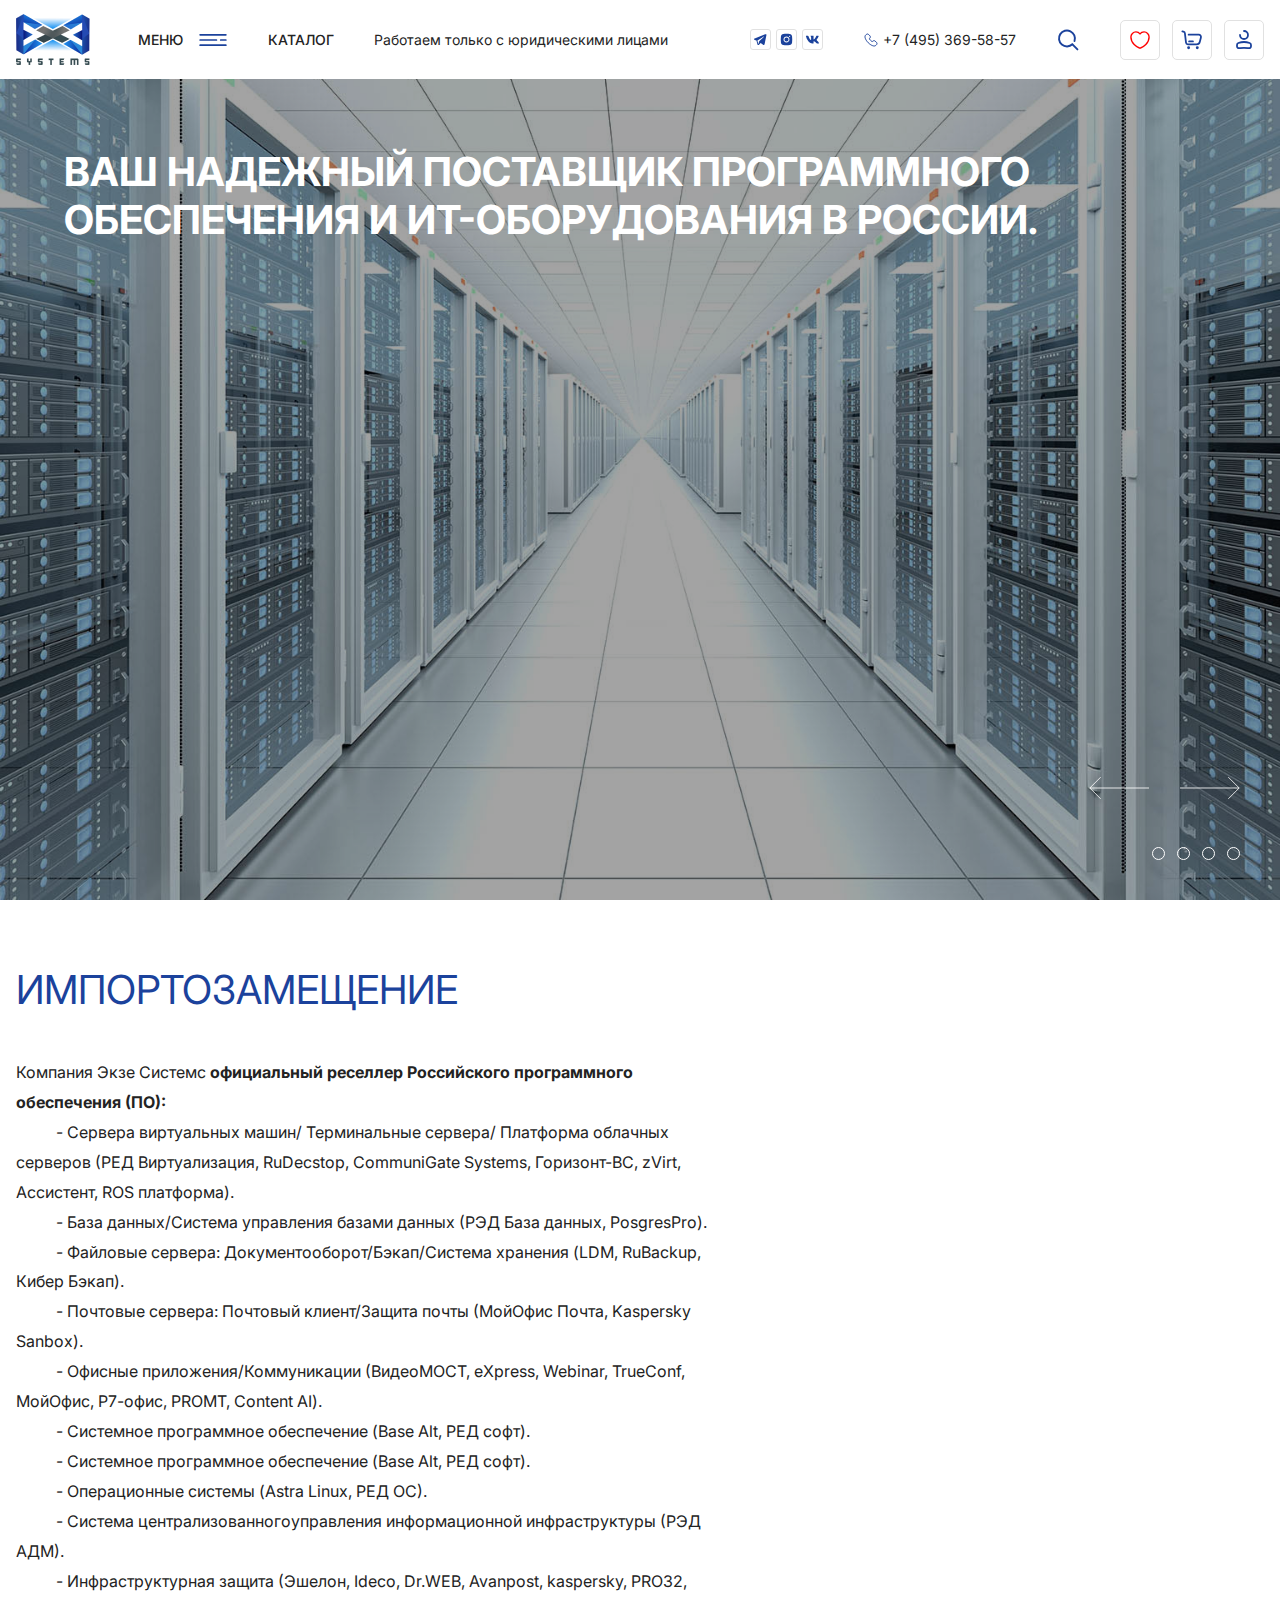
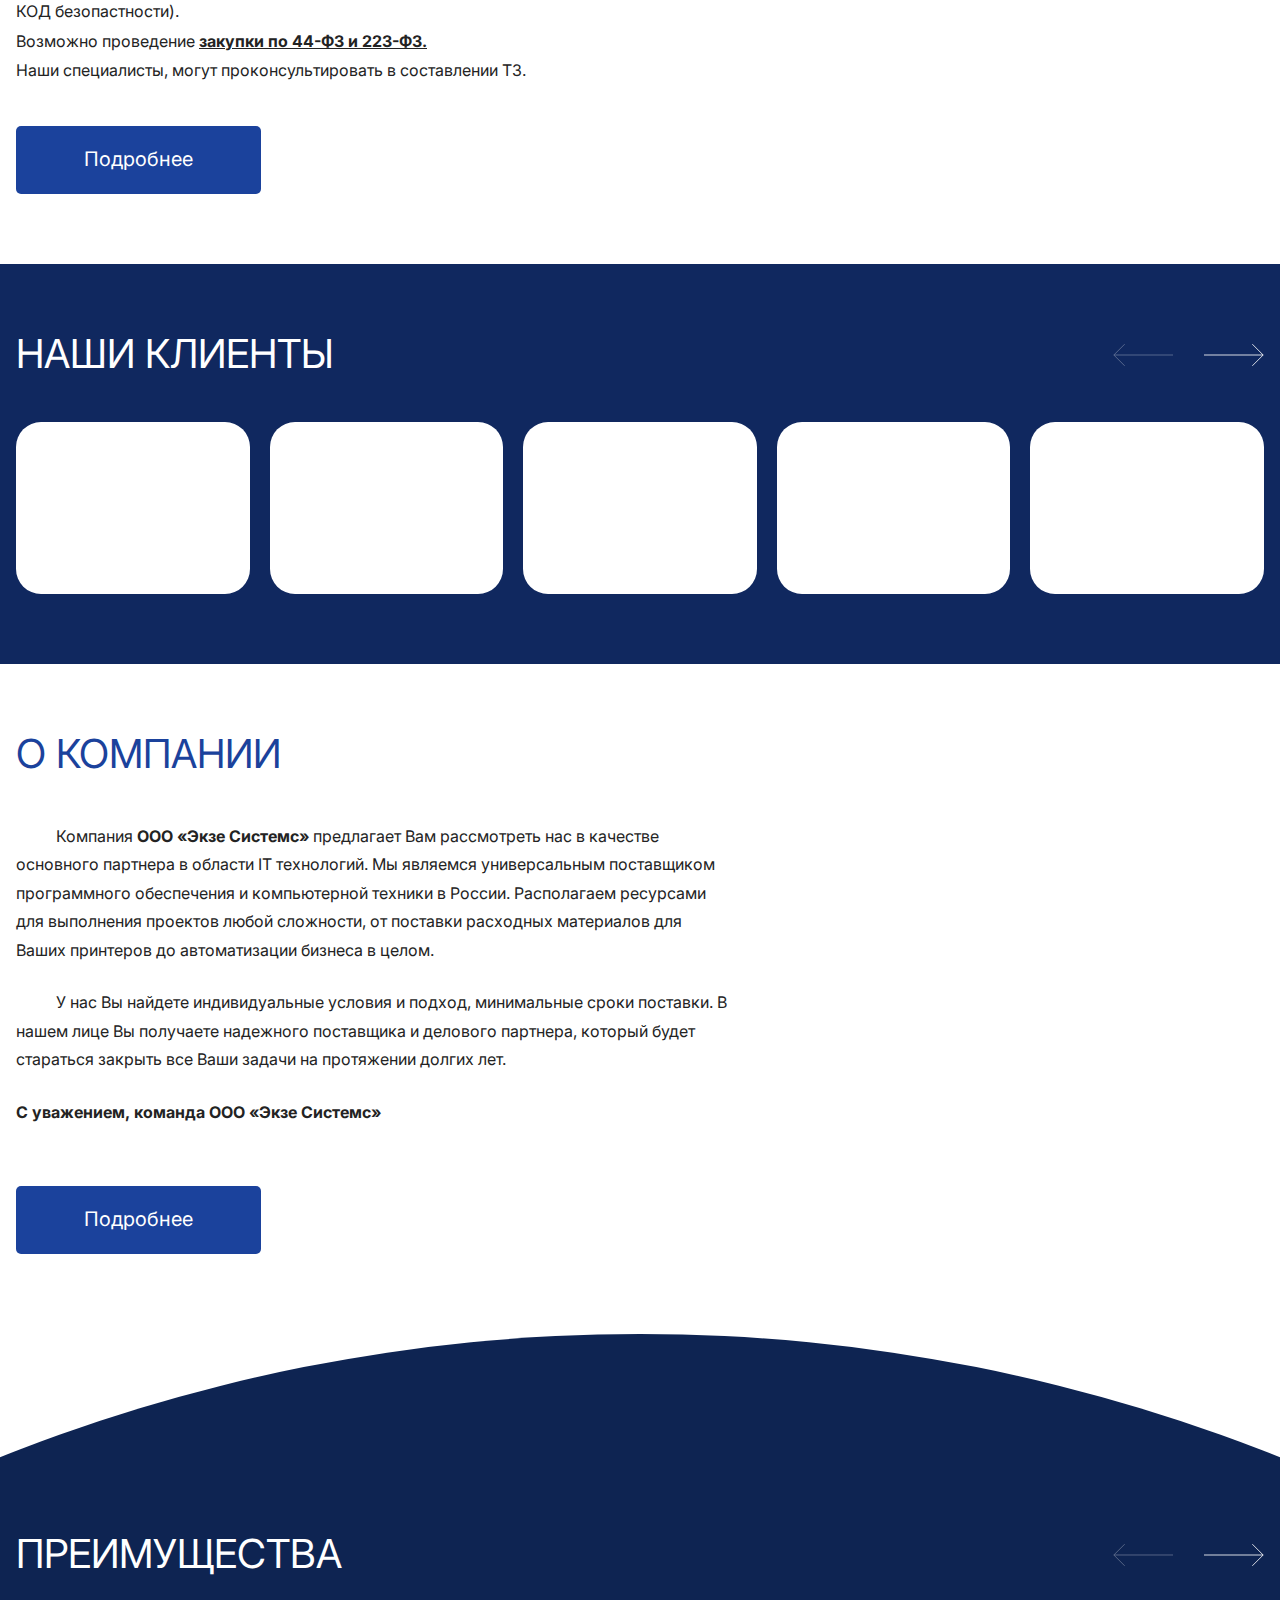
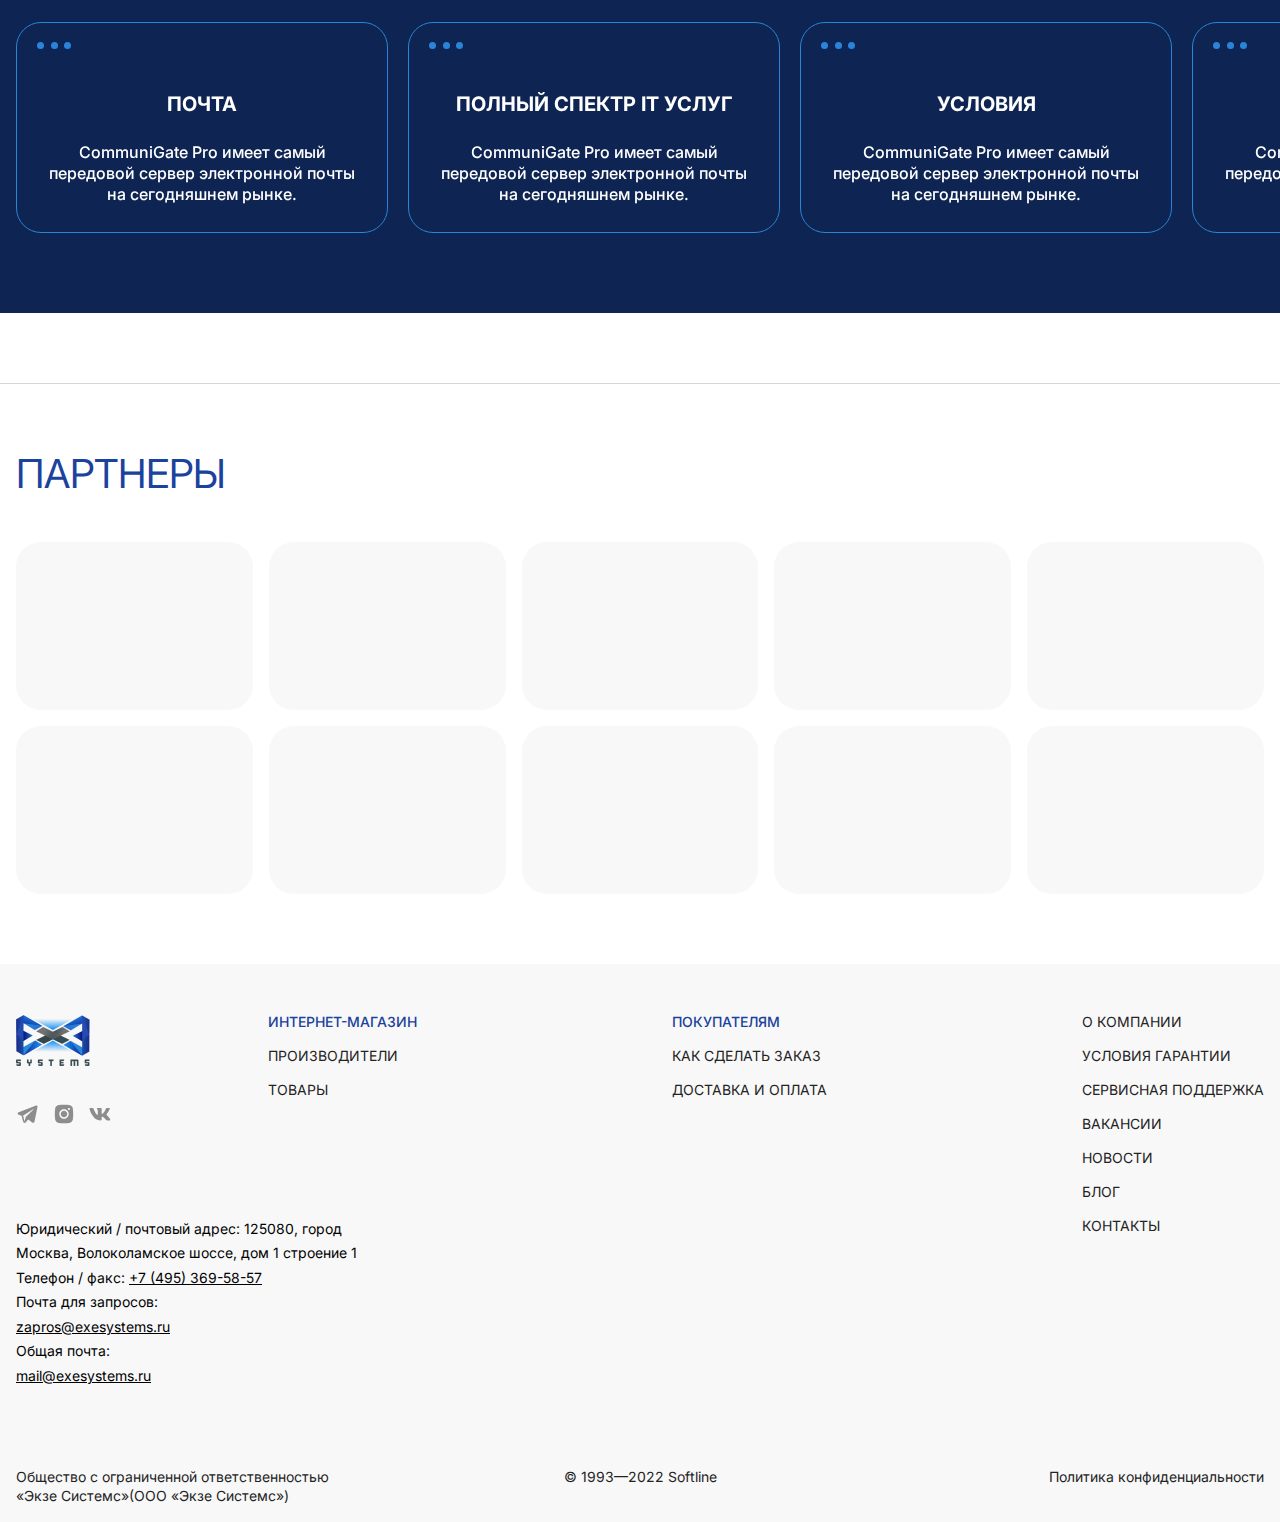
<file: index.html>
<!DOCTYPE html>
<html lang="ru">
	<head>
		<meta http-equiv="Content-Type" content="text/html; charset=utf-8">

		<!-- Адаптирование страницы для мобильных устройств -->
		<meta name="viewport" content="width=device-width, initial-scale=1, maximum-scale=1">

		<!-- Запрет распознования номера телефона -->
		<meta name="format-detection" content="telephone=no">
		<meta name="SKYPE_TOOLBAR" content ="SKYPE_TOOLBAR_PARSER_COMPATIBLE">

		<!-- Заголовок страницы -->
		<title>Заголовок страницы</title>

		<!-- Данное значение часто используют(использовали) поисковые системы -->
		<meta name="description" content="">
		<meta name="keywords" content="">

		<!-- Изменение цвета панели моб. браузера -->
		<meta name="msapplication-TileColor" content="#1B429C">
		<meta name="theme-color" content="#1B429C">

		<!-- Подключение шрифтов с гугла -->
		<link rel="preconnect" href="https://fonts.googleapis.com">
		<link rel="preconnect" href="https://fonts.gstatic.com" crossorigin>
		<link href="https://fonts.googleapis.com/css2?family=Inter:wght@100;200;300;400;500;600;700;800;900&display=swap" rel="stylesheet">

		<!-- Подключение файлов стилей -->
		<link rel="stylesheet" href="css/swiper-bundle.min.css" async>
		<link rel="stylesheet" href="css/swiper.css" async>
		<link rel="stylesheet" href="css/fancybox.css" async>
		<link rel="stylesheet" href="css/ion.rangeSlider.css" async>
		<link rel="stylesheet" href="css/styles.css" async>

		<link rel="stylesheet" href="css/response_1899.css" media="print, (max-width: 1899px)" async>
		<link rel="stylesheet" href="css/response_1439.css" media="print, (max-width: 1439px)" async>
		<link rel="stylesheet" href="css/response_1279.css" media="print, (max-width: 1279px)" async>
		<link rel="stylesheet" href="css/response_1023.css" media="print, (max-width: 1023px)" async>
		<link rel="stylesheet" href="css/response_767.css" media="print, (max-width: 767px)" async>
		<link rel="stylesheet" href="css/response_479.css" media="(max-width: 479px)" async>
	</head>

	<body>
		<div class="wrap">
			<div class="main">
				<header>
					<div class="cont row">
						<div class="logo">
							<img src="images/logo.png" alt="">
						</div>

						<button class="menu_btn">
							<span>Меню</span>
							<svg class="icon"><use xlink:href="images/sprite.svg#ic_menu"></use></svg>
							<svg class="icon"><use xlink:href="images/sprite.svg#ic_delete"></use></svg>
						</button>

						<div class="catalog_link">
							<a href="/">Каталог</a>
						</div>

						<div class="exp">Работаем только с юридическими лицами</div>

						<div class="socials">
							<a href="/" target="_blank" rel="noopener nofollow">
								<svg class="icon"><use xlink:href="images/sprite.svg#ic_telegram"></use></svg>
							</a>

							<a href="/" target="_blank" rel="noopener nofollow">
								<svg class="icon"><use xlink:href="images/sprite.svg#ic_instagram"></use></svg>
							</a>

							<a href="/" target="_blank" rel="noopener nofollow">
								<svg class="icon"><use xlink:href="images/sprite.svg#ic_vk"></use></svg>
							</a>
						</div>

						<div class="phone">
							<a href="tel:+74953695857">
								<svg class="icon"><use xlink:href="images/sprite.svg#ic_phone"></use></svg>
								<span>+7 (495) 369-58-57</span>
							</a>
						</div>

						<button class="search_btn">
							<svg class="icon"><use xlink:href="images/sprite.svg#ic_search"></use></svg>
						</button>

						<div class="links">
							<div><a href="/" class="favorites_link active">
								<svg class="icon"><use xlink:href="images/sprite.svg#ic_favorite"></use></svg>

								<div class="exp">Избранное</div>
							</a></div>

							<div><a href="/">
								<svg class="icon"><use xlink:href="images/sprite.svg#ic_cart"></use></svg>

								<div class="exp">Корзина</div>
							</a></div>

							<div><button class="btn modal_btn" data-modal="login_modal">
								<svg class="icon"><use xlink:href="images/sprite.svg#ic_user"></use></svg>

								<div class="exp">Аккаунт</div>
							</button></div>
						</div>
					</div>
				</header>


				<section class="main_menu">
					<button class="close_btn">
						<svg class="icon"><use xlink:href="images/sprite.svg#ic_close"></use></svg>
					</button>

					<div class="data">
						<div><a href="/">О компании</a></div>
						<div><a href="/">Каталог</a></div>
						<div><a href="/">Акции</a></div>
						<div><a href="/">Вакансии</a></div>
					</div>

					<div class="image">
						<img data-src="images/menu_img.jpg" alt="" class="lazyload">
					</div>
				</section>


				<section class="main_search">
					<button class="close_btn">
						<svg class="icon"><use xlink:href="images/sprite.svg#ic_close"></use></svg>
					</button>

					<div class="data">
						<div class="title">Поиск</div>

						<form action="">
							<input type="text" name="" value="" class="input" placeholder="Поиск">

							<button type="submit" class="submit_btn">
								<svg class="icon"><use xlink:href="images/sprite.svg#ic_search"></use></svg>
							</button>
						</form>
					</div>

					<div class="image">
						<img data-src="images/search_img.jpg" alt="" class="lazyload">
					</div>
				</section>


				<section class="main_slider block">
					<div class="swiper">
						<div class="swiper-wrapper">
							<div class="swiper-slide">
								<div class="cont">
									<div class="data">
										<div class="title">Ваш надежный поставщик программного обеспечения и ИТ-оборудования в России.</div>
									</div>
								</div>

								<img data-src="images/tmp/main_slider_img.jpg" alt="" class="img swiper-lazy">
							</div>

							<div class="swiper-slide">
								<div class="cont">
									<div class="data">
										<div class="title">Ваш надежный поставщик программного обеспечения и ИТ-оборудования в России.</div>
									</div>
								</div>

								<img data-src="images/tmp/main_slider_img.jpg" alt="" class="img swiper-lazy">
							</div>

							<div class="swiper-slide">
								<div class="cont">
									<div class="data">
										<div class="title">Ваш надежный поставщик программного обеспечения и ИТ-оборудования в России.</div>
									</div>
								</div>

								<img data-src="images/tmp/main_slider_img.jpg" alt="" class="img swiper-lazy">
							</div>

							<div class="swiper-slide">
								<div class="cont">
									<div class="data">
										<div class="title">Ваш надежный поставщик программного обеспечения и ИТ-оборудования в России.</div>
									</div>
								</div>

								<img data-src="images/tmp/main_slider_img.jpg" alt="" class="img swiper-lazy">
							</div>
						</div>

						<div class="swiper-button-prev">
							<svg class="icon"><use xlink:href="images/sprite.svg#ic_arrow_hor"></use></svg>
						</div>

						<div class="swiper-button-next">
							<svg class="icon"><use xlink:href="images/sprite.svg#ic_arrow_hor"></use></svg>
						</div>

						<div class="swiper-pagination"></div>
					</div>
				</section>


				<section class="import_substitution block">
					<div class="cont mini">
						<div class="block_head">
							<div class="title">Импортозамещение</div>
						</div>

						<div class="data">
							<div class="text_block">
								<p>
									Компания Экзе Системс <b>официальный реселлер Российского программного обеспечения (ПО):</b><br>

									<span class="text_indent">- Сервера виртуальных машин/ Терминальные сервера/ Платформа облачных серверов (РЕД Виртуализация, RuDecstop, CommuniGate Systems, Горизонт-ВС, zVirt, Ассистент, ROS платформа).</span>

									<span class="text_indent">- База данных/Система управления базами данных (РЭД База данных, PosgresPro).</span>

									<span class="text_indent">- Файловые сервера: Документооборот/Бэкап/Система хранения (LDM, RuBackup, Кибер Бэкап).</span>

									<span class="text_indent">- Почтовые сервера: Почтовый клиент/Защита почты (МойОфис Почта, Kaspersky Sanbox).</span>

									<span class="text_indent">- Офисные приложения/Коммуникации (ВидеоМОСТ, eXpress, Webinar, TrueConf, МойОфис, Р7-офис, PROMT, Content AI).</span>

									<span class="text_indent">- Системное программное обеспечение (Base Alt, РЕД софт).</span>

									<span class="text_indent">- Системное программное обеспечение (Base Alt, РЕД софт).</span>

									<span class="text_indent">- Операционные системы (Astra Linux, РЕД ОС).</span>

									<span class="text_indent">- Система централизованногоуправления информационной инфраструктуры (РЭД АДМ).</span>

									<span class="text_indent">- Инфраструктурная защита (Эшелон, Ideco, Dr.WEB, Avanpost, kaspersky, PRO32, КОД безопастности).</span>

									Возможно проведение <b><u>закупки по 44-ФЗ и 223-ФЗ.</u></b><br>

									Наши специалисты, могут проконсультировать в составлении ТЗ.
								</p>
							</div>

							<div class="link">
								<a href="/">Подробнее</a>
							</div>
						</div>
					</div>

					<img data-src="images/tmp/about_info_img.jpg" alt="" class="img lazyload">
				</section>


				<section class="brands block">
					<div class="cont mini">
						<div class="block_head pad_r">
							<div class="title">наши клиенты</div>
						</div>

						<div class="swiper">
							<div class="swiper-wrapper">
								<div class="swiper-slide">
									<div class="brand">
										<div class="logo">
											<img data-src="images/tmp/brand_logo1.png" alt="" class="swiper-lazy">
										</div>
									</div>
								</div>

								<div class="swiper-slide">
									<div class="brand">
										<div class="logo">
											<img data-src="images/tmp/brand_logo2.png" alt="" class="swiper-lazy">
										</div>
									</div>
								</div>

								<div class="swiper-slide">
									<div class="brand">
										<div class="logo">
											<img data-src="images/tmp/brand_logo3.png" alt="" class="swiper-lazy">
										</div>
									</div>
								</div>

								<div class="swiper-slide">
									<div class="brand">
										<div class="logo">
											<img data-src="images/tmp/brand_logo4.png" alt="" class="swiper-lazy">
										</div>
									</div>
								</div>

								<div class="swiper-slide">
									<div class="brand">
										<div class="logo">
											<img data-src="images/tmp/brand_logo5.png" alt="" class="swiper-lazy">
										</div>
									</div>
								</div>

								<div class="swiper-slide">
									<div class="brand">
										<div class="logo">
											<img data-src="images/tmp/brand_logo6.png" alt="" class="swiper-lazy">
										</div>
									</div>
								</div>

								<div class="swiper-slide">
									<div class="brand">
										<div class="logo">
											<img data-src="images/tmp/brand_logo1.png" alt="" class="swiper-lazy">
										</div>
									</div>
								</div>

								<div class="swiper-slide">
									<div class="brand">
										<div class="logo">
											<img data-src="images/tmp/brand_logo2.png" alt="" class="swiper-lazy">
										</div>
									</div>
								</div>

								<div class="swiper-slide">
									<div class="brand">
										<div class="logo">
											<img data-src="images/tmp/brand_logo3.png" alt="" class="swiper-lazy">
										</div>
									</div>
								</div>

								<div class="swiper-slide">
									<div class="brand">
										<div class="logo">
											<img data-src="images/tmp/brand_logo4.png" alt="" class="swiper-lazy">
										</div>
									</div>
								</div>

								<div class="swiper-slide">
									<div class="brand">
										<div class="logo">
											<img data-src="images/tmp/brand_logo5.png" alt="" class="swiper-lazy">
										</div>
									</div>
								</div>

								<div class="swiper-slide">
									<div class="brand">
										<div class="logo">
											<img data-src="images/tmp/brand_logo6.png" alt="" class="swiper-lazy">
										</div>
									</div>
								</div>
							</div>

							<div class="swiper-button-prev">
								<svg class="icon"><use xlink:href="images/sprite.svg#ic_arrow_hor"></use></svg>
							</div>

							<div class="swiper-button-next">
								<svg class="icon"><use xlink:href="images/sprite.svg#ic_arrow_hor"></use></svg>
							</div>
						</div>
					</div>

					<img data-src="images/bg_brands.jpg" alt="" class="bg lazyload">
				</section>


				<section class="about_info">
					<div class="cont mini">
						<div class="data">
							<div class="block_head">
								<div class="title">О компании</div>
							</div>

							<div class="text_block">
								<p class="text_indent">Компания <b>ООО «Экзе Системс»</b> предлагает Вам рассмотреть нас в качестве основного партнера в области IT технологий. Мы являемся универсальным поставщиком программного обеспечения и компьютерной техники в России. Располагаем ресурсами для выполнения проектов любой сложности, от поставки расходных материалов для Ваших принтеров до автоматизации бизнеса в целом.</p>

								<p class="text_indent">У нас Вы найдете индивидуальные условия и подход, минимальные сроки поставки. В нашем лице Вы получаете надежного поставщика и делового партнера, который будет стараться закрыть все Ваши задачи на протяжении долгих лет.</p>

								<p><b>С уважением, команда ООО «Экзе Системс»</b></p>
							</div>

							<div class="link">
								<a href="/">Подробнее</a>
							</div>
						</div>
					</div>

					<img data-src="images/tmp/about_info_img.jpg" alt="" class="img lazyload">
				</section>


				<section class="advantages block">
					<div class="cont mini">
						<div class="block_head pad_r">
							<div class="title">преимущества</div>
						</div>

						<div class="swiper">
							<div class="swiper-wrapper">
								<div class="swiper-slide">
									<div class="item">
										<div class="points"></div>

										<div class="name">Почта</div>

										<div class="desc">CommuniGate Pro имеет самый передовой сервер электронной почты на сегодняшнем рынке.</div>
									</div>
								</div>

								<div class="swiper-slide">
									<div class="item">
										<div class="points"></div>

										<div class="name">полный спектр it услуг</div>

										<div class="desc">CommuniGate Pro имеет самый передовой сервер электронной почты на сегодняшнем рынке.</div>
									</div>
								</div>

								<div class="swiper-slide">
									<div class="item">
										<div class="points"></div>

										<div class="name">условия</div>

										<div class="desc">CommuniGate Pro имеет самый передовой сервер электронной почты на сегодняшнем рынке.</div>
									</div>
								</div>

								<div class="swiper-slide">
									<div class="item">
										<div class="points"></div>

										<div class="name">персонал</div>

										<div class="desc">CommuniGate Pro имеет самый передовой сервер электронной почты на сегодняшнем рынке.</div>
									</div>
								</div>

								<div class="swiper-slide">
									<div class="item">
										<div class="points"></div>

										<div class="name">Почта</div>

										<div class="desc">CommuniGate Pro имеет самый передовой сервер электронной почты на сегодняшнем рынке.</div>
									</div>
								</div>

								<div class="swiper-slide">
									<div class="item">
										<div class="points"></div>

										<div class="name">полный спектр it услуг</div>

										<div class="desc">CommuniGate Pro имеет самый передовой сервер электронной почты на сегодняшнем рынке.</div>
									</div>
								</div>

								<div class="swiper-slide">
									<div class="item">
										<div class="points"></div>

										<div class="name">условия</div>

										<div class="desc">CommuniGate Pro имеет самый передовой сервер электронной почты на сегодняшнем рынке.</div>
									</div>
								</div>

								<div class="swiper-slide">
									<div class="item">
										<div class="points"></div>

										<div class="name">персонал</div>

										<div class="desc">CommuniGate Pro имеет самый передовой сервер электронной почты на сегодняшнем рынке.</div>
									</div>
								</div>
							</div>

							<div class="swiper-button-prev">
								<svg class="icon"><use xlink:href="images/sprite.svg#ic_arrow_hor"></use></svg>
							</div>

							<div class="swiper-button-next">
								<svg class="icon"><use xlink:href="images/sprite.svg#ic_arrow_hor"></use></svg>
							</div>
						</div>
					</div>
				</section>


				<!-- <section class="reviews">
					<div class="cont mini">
						<div class="block_head pad_r">
							<div class="title dark">Отзывы</div>

							<div class="all_link">
								<a href="/">Все отзывы</a>
							</div>
						</div>

						<div class="swiper">
							<div class="swiper-wrapper">
								<div class="swiper-slide">
									<div class="review">
										<div class="thumb">
											<img data-src="images/tmp/review_thumb.jpg" alt="" class="swiper-lazy">
										</div>

										<div>
											<div class="name">Алексей Никулин</div>

											<div class="text">CommuniGate Pro имеет самый передовой сервер электронной почты на сегодняшнем рынке. CommuniGate Pro имеет самый передовой сервер электронной почты на сегодняшнем рынке.</div>
										</div>
									</div>
								</div>

								<div class="swiper-slide">
									<div class="review">
										<div class="thumb">
											<img data-src="images/tmp/review_thumb.jpg" alt="" class="swiper-lazy">
										</div>

										<div>
											<div class="name">Алексей Никулин</div>

											<div class="text">CommuniGate Pro имеет самый передовой сервер электронной почты на сегодняшнем рынке. CommuniGate Pro имеет самый передовой сервер электронной почты на сегодняшнем рынке.</div>
										</div>
									</div>
								</div>

								<div class="swiper-slide">
									<div class="review">
										<div class="thumb">
											<img data-src="images/tmp/review_thumb.jpg" alt="" class="swiper-lazy">
										</div>

										<div>
											<div class="name">Алексей Никулин</div>

											<div class="text">CommuniGate Pro имеет самый передовой сервер электронной почты на сегодняшнем рынке. CommuniGate Pro имеет самый передовой сервер электронной почты на сегодняшнем рынке.</div>
										</div>
									</div>
								</div>

								<div class="swiper-slide">
									<div class="review">
										<div class="thumb">
											<img data-src="images/tmp/review_thumb.jpg" alt="" class="swiper-lazy">
										</div>

										<div>
											<div class="name">Алексей Никулин</div>

											<div class="text">CommuniGate Pro имеет самый передовой сервер электронной почты на сегодняшнем рынке. CommuniGate Pro имеет самый передовой сервер электронной почты на сегодняшнем рынке.</div>
										</div>
									</div>
								</div>

								<div class="swiper-slide">
									<div class="review">
										<div class="thumb">
											<img data-src="images/tmp/review_thumb.jpg" alt="" class="swiper-lazy">
										</div>

										<div>
											<div class="name">Алексей Никулин</div>

											<div class="text">CommuniGate Pro имеет самый передовой сервер электронной почты на сегодняшнем рынке. CommuniGate Pro имеет самый передовой сервер электронной почты на сегодняшнем рынке.</div>
										</div>
									</div>
								</div>
							</div>

							<div class="swiper-button-prev">
								<svg class="icon"><use xlink:href="images/sprite.svg#ic_arrow_hor"></use></svg>
							</div>

							<div class="swiper-button-next">
								<svg class="icon"><use xlink:href="images/sprite.svg#ic_arrow_hor"></use></svg>
							</div>
						</div>
					</div>
				</section> -->


				<section class="line_sep block"></section>


				<section class="partners block">
					<div class="cont mini">
						<div class="block_head">
							<div class="title">партнеры</div>
						</div>

						<div class="row">
							<div class="item">
								<img data-src="images/tmp/partner_logo1.png" alt="" class="lazyload">
							</div>

							<div class="item">
								<img data-src="images/tmp/partner_logo2.png" alt="" class="lazyload">
							</div>

							<div class="item">
								<img data-src="images/tmp/partner_logo3.png" alt="" class="lazyload">
							</div>

							<div class="item">
								<img data-src="images/tmp/partner_logo4.png" alt="" class="lazyload">
							</div>

							<div class="item">
								<img data-src="images/tmp/partner_logo5.png" alt="" class="lazyload">
							</div>

							<div class="item">
								<img data-src="images/tmp/partner_logo6.png" alt="" class="lazyload">
							</div>

							<div class="item">
								<img data-src="images/tmp/partner_logo7.png" alt="" class="lazyload">
							</div>

							<div class="item">
								<img data-src="images/tmp/partner_logo8.png" alt="" class="lazyload">
							</div>

							<div class="item">
								<img data-src="images/tmp/partner_logo9.png" alt="" class="lazyload">
							</div>

							<div class="item">
								<img data-src="images/tmp/partner_logo10.png" alt="" class="lazyload">
							</div>
						</div>
					</div>
				</section>
			</div>


			<footer>
				<div class="cont mini row">
					<div class="col">
						<div class="logo">
							<img src="images/logo.png" alt="">
						</div>

						<div class="socials">
							<a href="/" target="_blank" rel="noopener nofollow">
								<svg class="icon"><use xlink:href="images/sprite.svg#ic_telegram"></use></svg>
							</a>

							<a href="/" target="_blank" rel="noopener nofollow">
								<svg class="icon"><use xlink:href="images/sprite.svg#ic_instagram"></use></svg>
							</a>

							<a href="/" target="_blank" rel="noopener nofollow">
								<svg class="icon"><use xlink:href="images/sprite.svg#ic_vk"></use></svg>
							</a>
						</div>
					</div>

					<div class="links">
						<div class="title">Интернет-магазин</div>

						<div class="items">
							<div><a href="/">Производители</a></div>
							<div><a href="/">Товары</a></div>
						</div>
					</div>

					<div class="links">
						<div class="title">Покупателям</div>

						<div class="items">
							<div><a href="/">Как сделать заказ</a></div>
							<div><a href="/">Доставка и оплата</a></div>
						</div>
					</div>

					<div class="menu">
						<div><a href="/">О компании</a></div>
						<div><a href="/">Условия гарантии</a></div>
						<div><a href="/">Сервисная поддержка</a></div>
						<div><a href="/">Вакансии</a></div>
						<div><a href="/">Новости</a></div>
						<div><a href="/">Блог</a></div>
						<div><a href="/">Контакты</a></div>
					</div>

					<div class="contacts">
						Юридический / почтовый адрес: 125080, город<br> Москва, Волоколамское шоссе, дом 1 строение 1<br>
						Телефон / факс: <a href="tel:+74953695857">+7 (495) 369-58-57</a><br>
						Почта для запросов:<br>
						<a href="mailto:zapros@exesystems.ru">zapros@exesystems.ru</a><br>
						Общая почта:<br>
						<a href="mailto:mail@exesystems.ru">mail@exesystems.ru</a>
					</div>
				</div>

				<div class="cont mini row">
					<div class="company">Общество с ограниченной ответственностью «Экзе Системс»(ООО «Экзе Системс»)</div>

					<div class="copyright">&copy; 1993—2022 Softline</div>

					<div class="privacy_policy_link">
						<a href="/">Политика конфиденциальности</a>
					</div>
				</div>
			</footer>


			<div class="overlay"></div>
		</div>


		<section class="modal" id="register_modal">
			<div class="modal_title">Регистрация</div>

			<form action="" class="form" autocomplete="off">
				<div class="line">
					<div class="field">
						<input type="email" name="" value="" class="input" placeholder="E-mail">
					</div>
				</div>

				<div class="line">
					<div class="field">
						<input type="password" name="" value="" class="input" placeholder="Пароль" autocomplete="new-password">
					</div>
				</div>

				<div class="line">
					<div class="field">
						<input type="text" name="" value="" class="input" placeholder="Ключ">
					</div>
				</div>

				<div class="submit">
					<button type="submit" class="submit_btn">Регистрация</button>
				</div>
			</form>
		</section>


		<section class="modal" id="login_modal">
			<div class="modal_title">Вход</div>

			<form action="" class="form" autocomplete="off">
				<div class="line">
					<div class="field">
						<input type="email" name="" value="" class="input" placeholder="E-mail">
					</div>
				</div>

				<div class="line">
					<div class="field">
						<input type="password" name="" value="" class="input" placeholder="Новый пароль" autocomplete="new-password">
					</div>
				</div>

				<div class="submit">
					<button class="recovery_btn modal_btn" data-modal="recovery_modal">Забыли пароль?</button>

					<button type="submit" class="submit_btn">Войти</button>
				</div>
			</form>
		</section>


		<section class="modal" id="recovery_modal">
			<div class="modal_title">Изменить пароль</div>

			<form action="" class="form" autocomplete="off">
				<div class="line">
					<div class="field">
						<input type="password" name="" value="" class="input" placeholder="Старый пароль">
					</div>
				</div>

				<div class="line">
					<div class="field">
						<input type="password" name="" value="" class="input" placeholder="Новый пароль" autocomplete="new-password">
					</div>
				</div>

				<div class="submit">
					<button type="submit" class="submit_btn">Изменить</button>
				</div>
			</form>
		</section>


		<section class="cookie">
			<div class="icon">
				<img data-src="images/ic_cookie.svg" alt="" class="lazyload">
			</div>

			<div class="text">Этот сайт использует файлы cookie для хранения данных.<br> Продолжая использования сайт, вы даете свое согласие на работу с этими файлами.</div>

			<button class="close_btn">Принять и закрыть</button>
		</section>


		<!-- Подключение javascript файлов -->
		<script src="js/jquery-3.6.3.min.js"></script>
		<script src="js/functions.js"></script>
		<script src="js/swiper-bundle.min.js"></script>
		<script src="js/fancybox.js"></script>
		<script src="js/imask.js"></script>
		<script src="js/nice-select2.js"></script>
		<script src="js/ion.rangeSlider.min.js"></script>
		<script src="js/scripts.js"></script>
	</body>
</html>
</file>
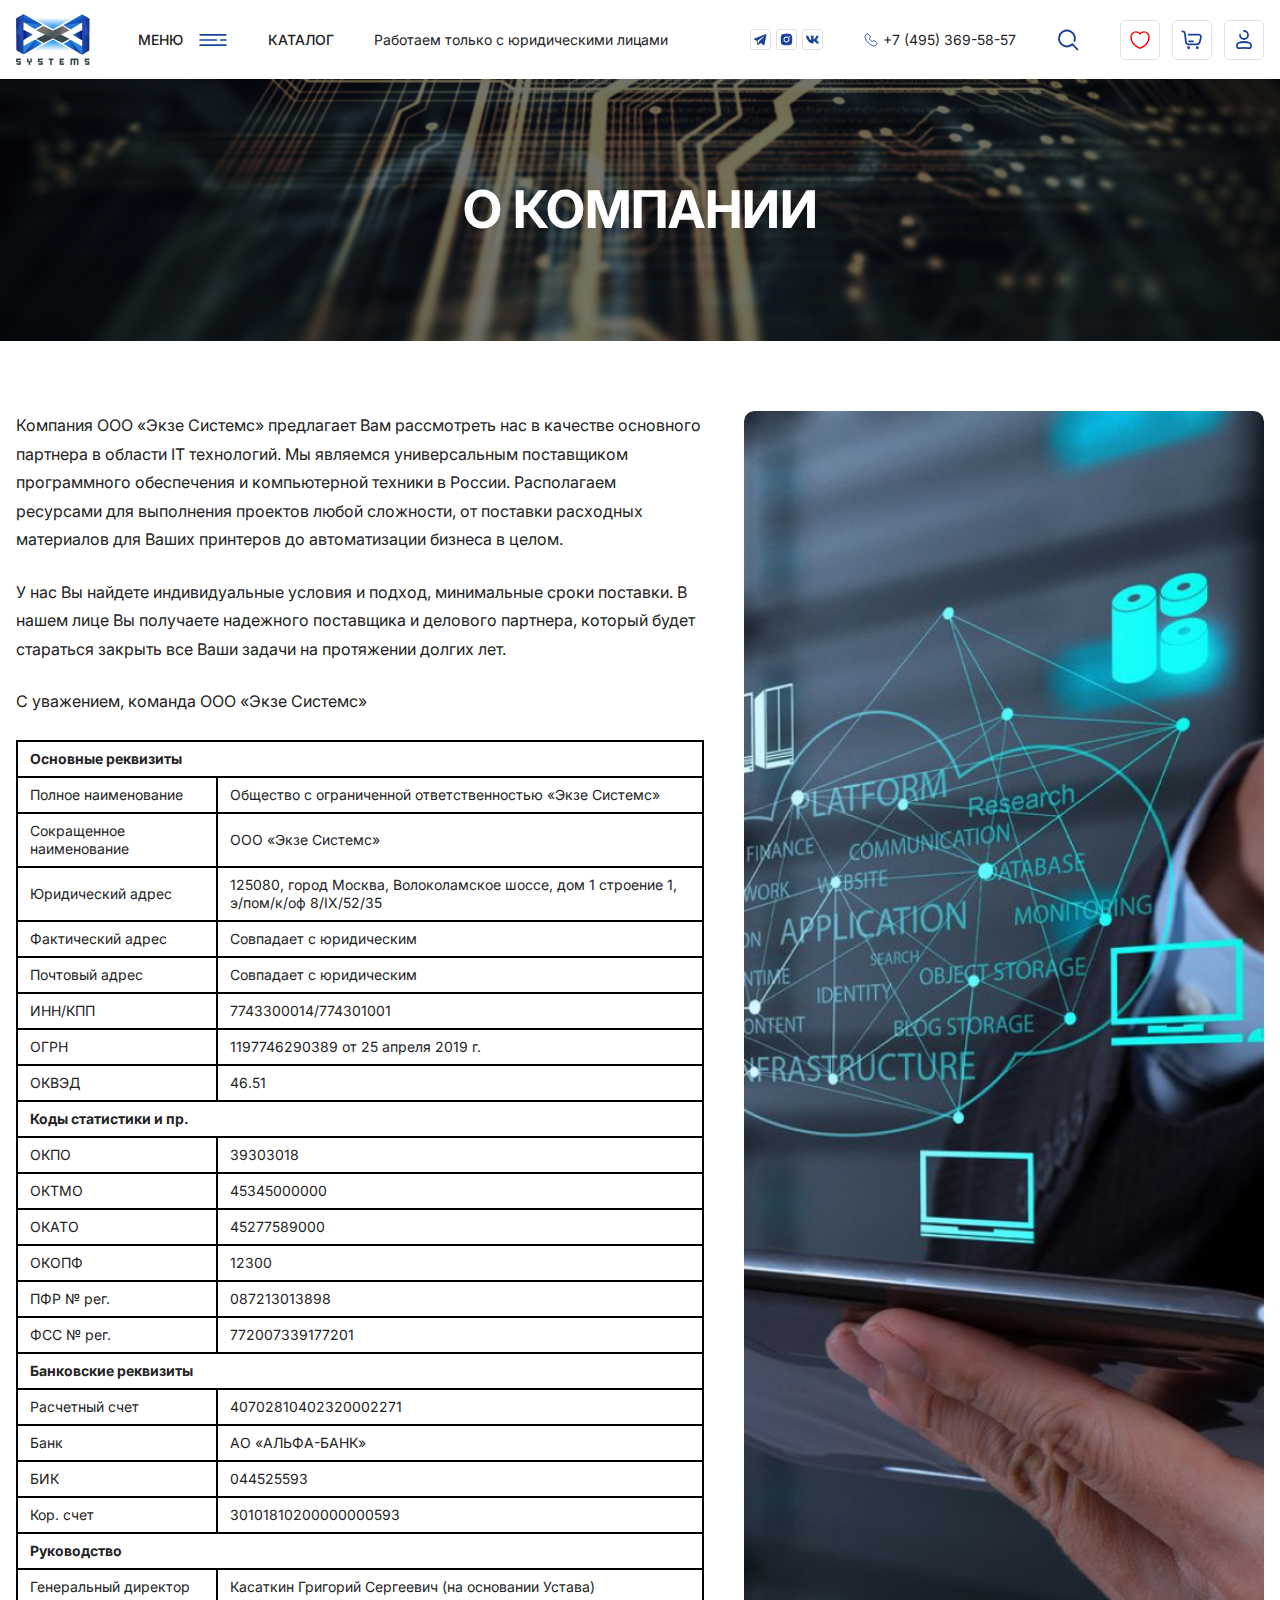
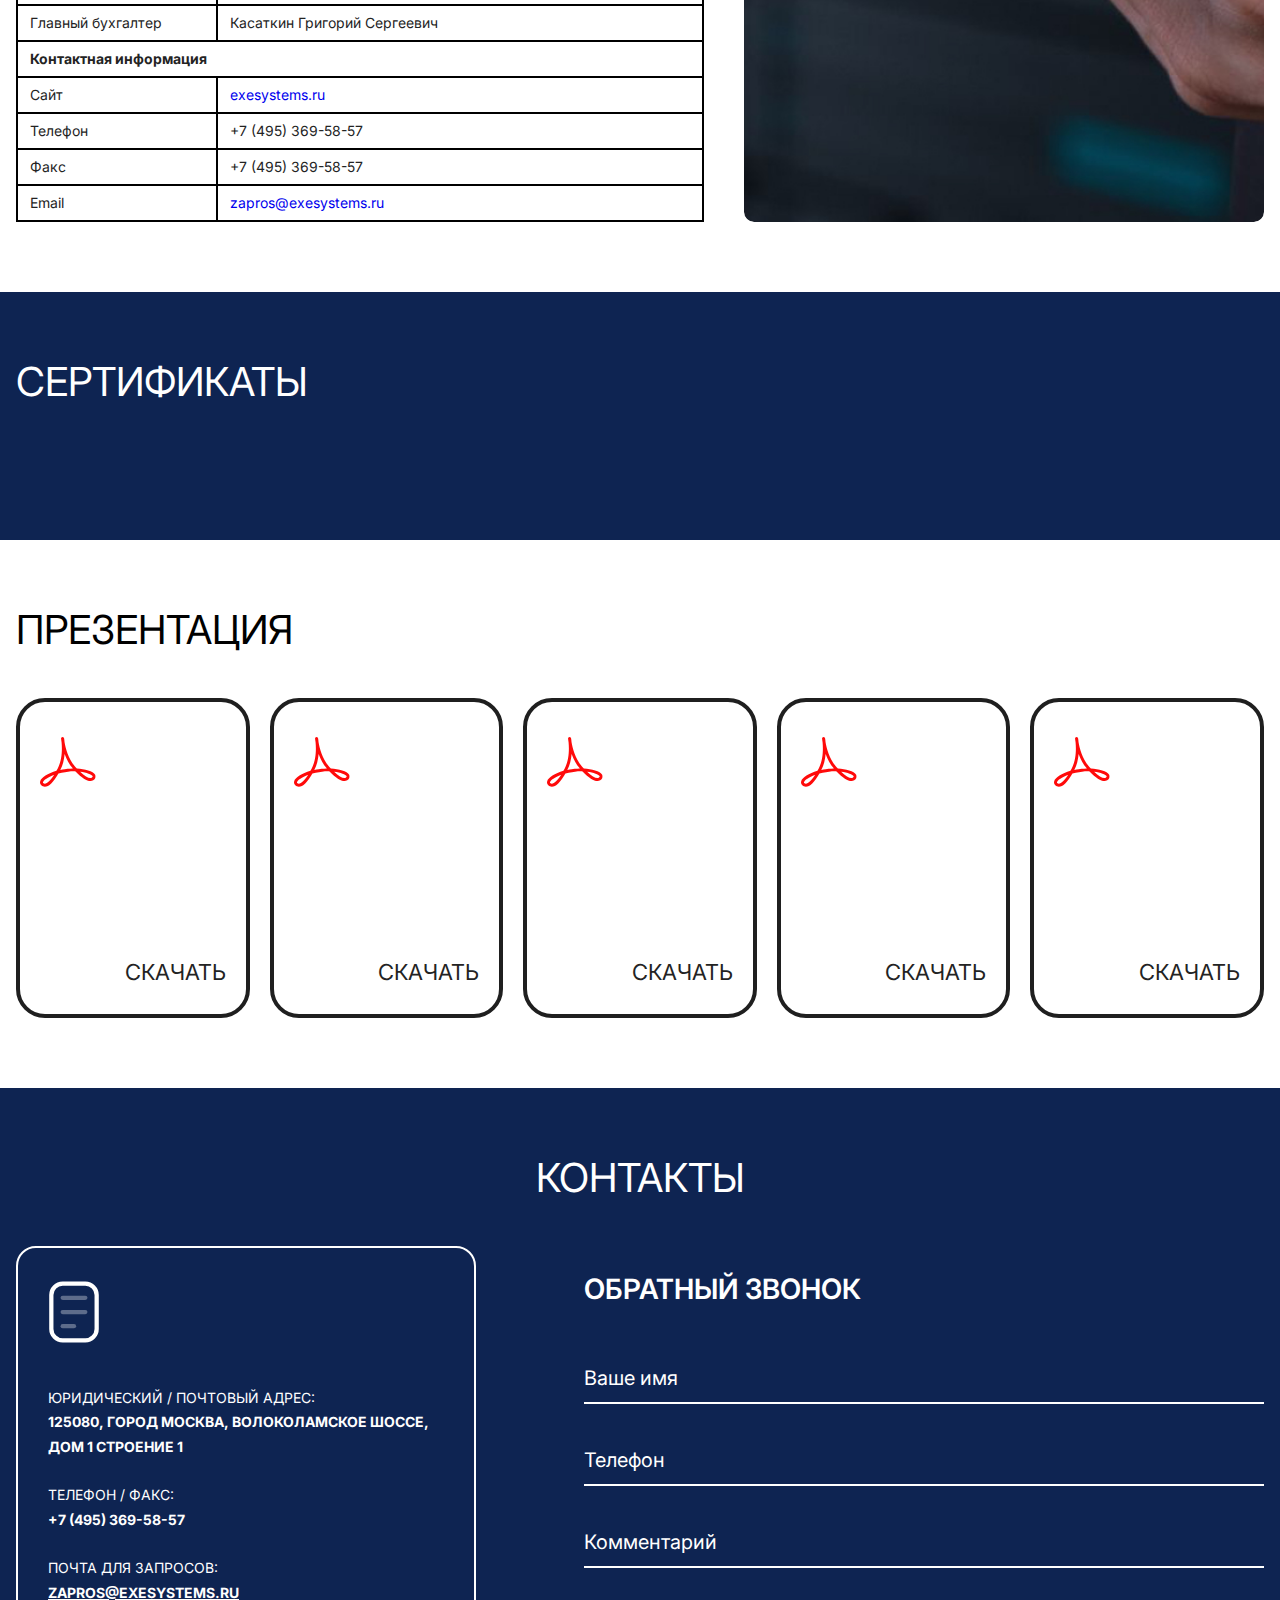
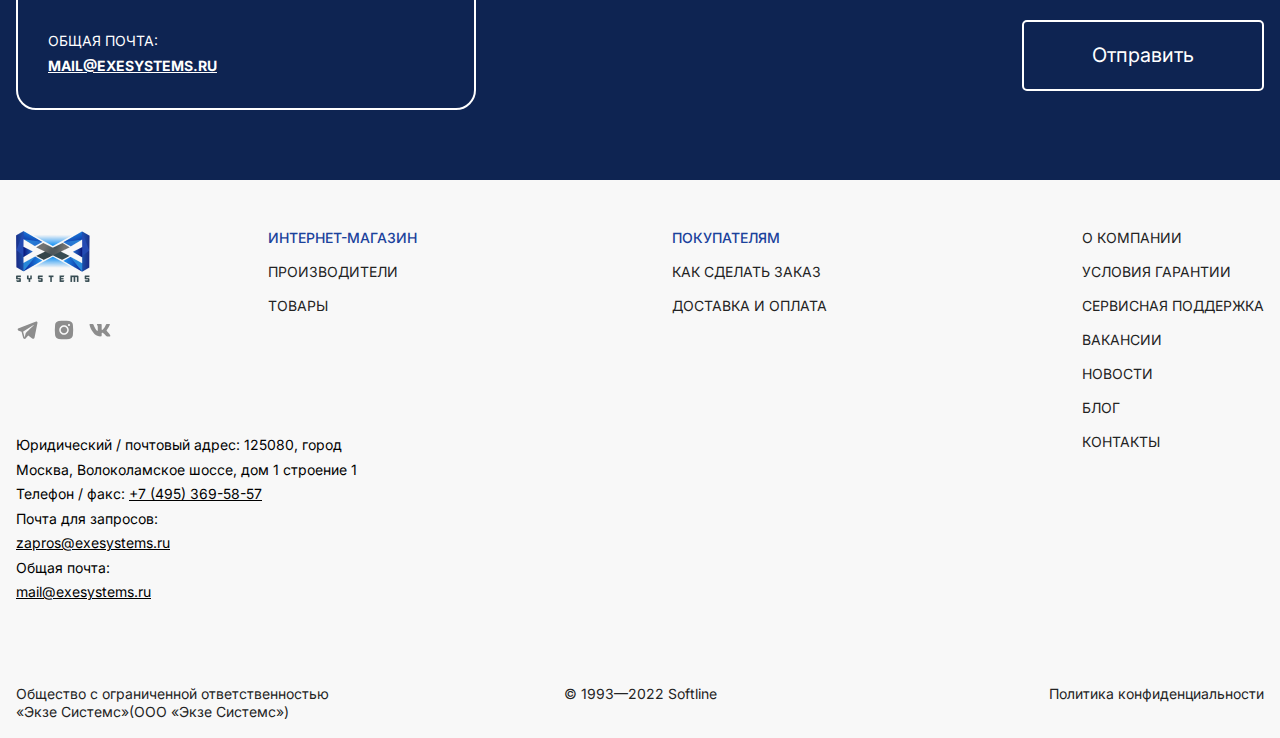
<file: about.html>
<!DOCTYPE html>
<html lang="ru">
	<head>
		<meta http-equiv="Content-Type" content="text/html; charset=utf-8">

		<!-- Адаптирование страницы для мобильных устройств -->
		<meta name="viewport" content="width=device-width, initial-scale=1, maximum-scale=1">

		<!-- Запрет распознования номера телефона -->
		<meta name="format-detection" content="telephone=no">
		<meta name="SKYPE_TOOLBAR" content ="SKYPE_TOOLBAR_PARSER_COMPATIBLE">

		<!-- Заголовок страницы -->
		<title>Заголовок страницы</title>

		<!-- Данное значение часто используют(использовали) поисковые системы -->
		<meta name="description" content="">
		<meta name="keywords" content="">

		<!-- Изменение цвета панели моб. браузера -->
		<meta name="msapplication-TileColor" content="#1B429C">
		<meta name="theme-color" content="#1B429C">

		<!-- Подключение шрифтов с гугла -->
		<link rel="preconnect" href="https://fonts.googleapis.com">
		<link rel="preconnect" href="https://fonts.gstatic.com" crossorigin>
		<link href="https://fonts.googleapis.com/css2?family=Inter:wght@100;200;300;400;500;600;700;800;900&display=swap" rel="stylesheet">

		<!-- Подключение файлов стилей -->
		<link rel="stylesheet" href="css/swiper-bundle.min.css" async>
		<link rel="stylesheet" href="css/swiper.css" async>
		<link rel="stylesheet" href="css/fancybox.css" async>
		<link rel="stylesheet" href="css/ion.rangeSlider.css" async>
		<link rel="stylesheet" href="css/styles.css" async>

		<link rel="stylesheet" href="css/response_1899.css" media="print, (max-width: 1899px)" async>
		<link rel="stylesheet" href="css/response_1439.css" media="print, (max-width: 1439px)" async>
		<link rel="stylesheet" href="css/response_1279.css" media="print, (max-width: 1279px)" async>
		<link rel="stylesheet" href="css/response_1023.css" media="print, (max-width: 1023px)" async>
		<link rel="stylesheet" href="css/response_767.css" media="print, (max-width: 767px)" async>
		<link rel="stylesheet" href="css/response_479.css" media="(max-width: 479px)" async>
	</head>

	<body>
		<div class="wrap">
			<div class="main">
				<header>
					<div class="cont row">
						<a href="/" class="logo">
							<img src="images/logo.png" alt="">
						</a>

						<button class="menu_btn">
							<span>Меню</span>
							<svg class="icon"><use xlink:href="images/sprite.svg#ic_menu"></use></svg>
							<svg class="icon"><use xlink:href="images/sprite.svg#ic_delete"></use></svg>
						</button>

						<div class="catalog_link">
							<a href="/">Каталог</a>
						</div>

						<div class="exp">Работаем только с юридическими лицами</div>

						<div class="socials">
							<a href="/" target="_blank" rel="noopener nofollow">
								<svg class="icon"><use xlink:href="images/sprite.svg#ic_telegram"></use></svg>
							</a>

							<a href="/" target="_blank" rel="noopener nofollow">
								<svg class="icon"><use xlink:href="images/sprite.svg#ic_instagram"></use></svg>
							</a>

							<a href="/" target="_blank" rel="noopener nofollow">
								<svg class="icon"><use xlink:href="images/sprite.svg#ic_vk"></use></svg>
							</a>
						</div>

						<div class="phone">
							<a href="tel:+74953695857">
								<svg class="icon"><use xlink:href="images/sprite.svg#ic_phone"></use></svg>
								<span>+7 (495) 369-58-57</span>
							</a>
						</div>

						<button class="search_btn">
							<svg class="icon"><use xlink:href="images/sprite.svg#ic_search"></use></svg>
						</button>

						<div class="links">
							<div><a href="/" class="favorites_link active">
								<svg class="icon"><use xlink:href="images/sprite.svg#ic_favorite"></use></svg>

								<div class="exp">Избранное</div>
							</a></div>

							<div><a href="/">
								<svg class="icon"><use xlink:href="images/sprite.svg#ic_cart"></use></svg>

								<div class="exp">Корзина</div>
							</a></div>

							<div><button class="btn modal_btn" data-modal="login_modal">
								<svg class="icon"><use xlink:href="images/sprite.svg#ic_user"></use></svg>

								<div class="exp">Аккаунт</div>
							</button></div>
						</div>
					</div>
				</header>


				<section class="main_menu">
					<button class="close_btn">
						<svg class="icon"><use xlink:href="images/sprite.svg#ic_close"></use></svg>
					</button>

					<div class="data">
						<div><a href="/">О компании</a></div>
						<div><a href="/">Каталог</a></div>
						<div><a href="/">Акции</a></div>
						<div><a href="/">Вакансии</a></div>
					</div>

					<div class="image">
						<img data-src="images/menu_img.jpg" alt="" class="lazyload">
					</div>
				</section>


				<section class="main_search">
					<button class="close_btn">
						<svg class="icon"><use xlink:href="images/sprite.svg#ic_close"></use></svg>
					</button>

					<div class="data">
						<div class="title">Поиск</div>

						<form action="">
							<input type="text" name="" value="" class="input" placeholder="Поиск">

							<button type="submit" class="submit_btn">
								<svg class="icon"><use xlink:href="images/sprite.svg#ic_search"></use></svg>
							</button>
						</form>
					</div>

					<div class="image">
						<img data-src="images/search_img.jpg" alt="" class="lazyload">
					</div>
				</section>


				<section class="page_head block dark">
					<div class="cont mini">
						<h1 class="title">О компании</h1>
					</div>

					<img data-src="images/bg_about_head.jpg" alt="" class="bg lazyload">
				</section>


				<section class="about_desc block">
					<div class="cont mini row">
						<div class="data">
							<div class="text_block">
								<p>Компания ООО «Экзе Системс» предлагает Вам рассмотреть нас в качестве основного партнера в области IT технологий. Мы являемся универсальным поставщиком программного обеспечения и компьютерной техники в России. Располагаем ресурсами для выполнения проектов любой сложности, от поставки расходных материалов для Ваших принтеров до автоматизации бизнеса в целом.</p>

								<p>У нас Вы найдете индивидуальные условия и подход, минимальные сроки поставки. В нашем лице Вы получаете надежного поставщика и делового партнера, который будет стараться закрыть все Ваши задачи на протяжении долгих лет.</p>

								<p>С уважением, команда ООО «Экзе Системс»</p>

								<div class="table_wrap">
									<table>
										<tbody>
											<tr>
												<td colspan="2"><b>Основные реквизиты</b></td>
											</tr>

											<tr>
												<td>Полное наименование</td>
												<td>Общество с ограниченной ответственностью «Экзе Системс»</td>
											</tr>

											<tr>
												<td>Сокращенное наименование</td>
												<td>ООО «Экзе Системс»</td>
											</tr>

											<tr>
												<td>Юридический адрес</td>
												<td>125080, город Москва, Волоколамское шоссе, дом 1 строение 1, э/пом/к/оф 8/IX/52/35</td>
											</tr>

											<tr>
												<td>Фактический адрес</td>
												<td>Совпадает с юридическим</td>
											</tr>

											<tr>
												<td>Почтовый адрес</td>
												<td>Совпадает с юридическим</td>
											</tr>

											<tr>
												<td>ИНН/КПП</td>
												<td>7743300014/774301001</td>
											</tr>

											<tr>
												<td>ОГРН</td>
												<td>1197746290389 от 25 апреля 2019 г.</td>
											</tr>

											<tr>
												<td>ОКВЭД</td>
												<td>46.51</td>
											</tr>


											<tr>
												<td colspan="2"><b>Коды статистики и пр.</b></td>
											</tr>

											<tr>
												<td>ОКПО</td>
												<td>39303018</td>
											</tr>

											<tr>
												<td>ОКТМО</td>
												<td>45345000000</td>
											</tr>

											<tr>
												<td>ОКАТО</td>
												<td>45277589000</td>
											</tr>

											<tr>
												<td>ОКОПФ</td>
												<td>12300</td>
											</tr>

											<tr>
												<td>ПФР № рег.</td>
												<td>087213013898</td>
											</tr>

											<tr>
												<td>ФСС № рег.</td>
												<td>772007339177201</td>
											</tr>


											<tr>
												<td colspan="2"><b>Банковские реквизиты</b></td>
											</tr>

											<tr>
												<td>Расчетный счет</td>
												<td>40702810402320002271</td>
											</tr>

											<tr>
												<td>Банк</td>
												<td>АО «АЛЬФА-БАНК»</td>
											</tr>

											<tr>
												<td>БИК</td>
												<td>044525593</td>
											</tr>

											<tr>
												<td>Кор. счет</td>
												<td>30101810200000000593</td>
											</tr>


											<tr>
												<td colspan="2"><b>Руководство</b></td>
											</tr>

											<tr>
												<td>Генеральный директор</td>
												<td>Касаткин Григорий Сергеевич (на основании Устава)</td>
											</tr>

											<tr>
												<td>Главный бухгалтер</td>
												<td>Касаткин Григорий Сергеевич</td>
											</tr>


											<tr>
												<td colspan="2"><b>Контактная информация</b></td>
											</tr>

											<tr>
												<td>Сайт</td>
												<td><a href="mailto:exesystems.ru">exesystems.ru</a></td>
											</tr>

											<tr>
												<td>Телефон</td>
												<td>+7 (495) 369-58-57</td>
											</tr>

											<tr>
												<td>Факс</td>
												<td>+7 (495) 369-58-57</td>
											</tr>

											<tr>
												<td>Email</td>
												<td><a href="mailto:zapros@exesystems.ru">zapros@exesystems.ru</a></td>
											</tr>
										</tbody>
									</table>
								</div>
							</div>
						</div>

						<div class="image">
							<img data-src="images/tmp/about_desc_img.jpg" alt="" class="lazyload">
						</div>
					</div>
				</section>


				<section class="certs block">
					<div class="cont mini">
						<div class="block_head">
							<div class="title">Сертификаты</div>
						</div>

						<div class="row">
							<div class="item">
								<a href="images/tmp/cert_thumb.jpg" data-fancybox class="fancy_img">
									<img data-src="images/tmp/cert_thumb.jpg" alt="" class="lazyload">
								</a>
							</div>

							<div class="item">
								<a href="images/tmp/cert_thumb2.jpg" data-fancybox class="fancy_img">
									<img data-src="images/tmp/cert_thumb2.jpg" alt="" class="lazyload">
								</a>
							</div>

							<div class="item">
								<a href="images/tmp/cert_thumb2.jpg" data-fancybox class="fancy_img">
									<img data-src="images/tmp/cert_thumb2.jpg" alt="" class="lazyload">
								</a>
							</div>

							<div class="item">
								<a href="images/tmp/cert_thumb2.jpg" data-fancybox class="fancy_img">
									<img data-src="images/tmp/cert_thumb2.jpg" alt="" class="lazyload">
								</a>
							</div>

							<div class="item">
								<a href="images/tmp/cert_thumb.jpg" data-fancybox class="fancy_img">
									<img data-src="images/tmp/cert_thumb.jpg" alt="" class="lazyload">
								</a>
							</div>

							<div class="item">
								<a href="images/tmp/cert_thumb.jpg" data-fancybox class="fancy_img">
									<img data-src="images/tmp/cert_thumb.jpg" alt="" class="lazyload">
								</a>
							</div>

							<div class="item">
								<a href="images/tmp/cert_thumb2.jpg" data-fancybox class="fancy_img">
									<img data-src="images/tmp/cert_thumb2.jpg" alt="" class="lazyload">
								</a>
							</div>

							<div class="item">
								<a href="images/tmp/cert_thumb.jpg" data-fancybox class="fancy_img">
									<img data-src="images/tmp/cert_thumb.jpg" alt="" class="lazyload">
								</a>
							</div>

							<div class="item">
								<a href="images/tmp/cert_thumb2.jpg" data-fancybox class="fancy_img">
									<img data-src="images/tmp/cert_thumb2.jpg" alt="" class="lazyload">
								</a>
							</div>

							<div class="item">
								<a href="images/tmp/cert_thumb.jpg" data-fancybox class="fancy_img">
									<img data-src="images/tmp/cert_thumb.jpg" alt="" class="lazyload">
								</a>
							</div>
						</div>
					</div>

					<img data-src="images/bg_certs.jpg" alt="" class="bg lazyload">
				</section>


				<section class="presentation block">
					<div class="cont mini">
						<div class="block_head">
							<div class="title">Презентация</div>
						</div>

						<div class="row">
							<a href="/" download class="item">
								<div class="icon">
									<img src="images/ic_pdf.svg" alt="">
								</div>

								<div class="name">скачать</div>
							</a>

							<a href="/" download class="item">
								<div class="icon">
									<img src="images/ic_pdf.svg" alt="">
								</div>

								<div class="name">скачать</div>
							</a>

							<a href="/" download class="item">
								<div class="icon">
									<img src="images/ic_pdf.svg" alt="">
								</div>

								<div class="name">скачать</div>
							</a>

							<a href="/" download class="item">
								<div class="icon">
									<img src="images/ic_pdf.svg" alt="">
								</div>

								<div class="name">скачать</div>
							</a>

							<a href="/" download class="item">
								<div class="icon">
									<img src="images/ic_pdf.svg" alt="">
								</div>

								<div class="name">скачать</div>
							</a>
						</div>
					</div>
				</section>


				<section class="contacts_info">
					<div class="cont mini">
						<div class="block_head center">
							<div class="title">Контакты</div>
						</div>

						<div class="row">
							<div class="data">
								<svg class="icon"><use xlink:href="images/sprite.svg#ic_contacts"></use></svg>

								<div class="item">
									<div class="label">Юридический / почтовый адрес:</div>

									<div class="val">125080, город Москва, Волоколамское шоссе, дом 1 строение 1</div>
								</div>

								<div class="item">
									<div class="label">Телефон / факс:</div>

									<div class="val">
										<div><a href="tel:+74953695857">+7 (495) 369-58-57</a></div>
									</div>
								</div>

								<div class="item">
									<div class="label">Почта для запросов:</div>

									<div class="val">
										<div><a href="mailto:zapros@exesystems.ru"><u>zapros@exesystems.ru</u></a></div>
									</div>
								</div>

								<div class="item">
									<div class="label">Общая почта:</div>

									<div class="val">
										<div><a href="mailto:mail@exesystems.ru"><u>mail@exesystems.ru</u></a></div>
									</div>
								</div>
							</div>

							<div class="callback">
								<div class="title">Обратный звонок</div>

								<form action="" class="form" autocomplete="off">
									<div class="line">
										<div class="field">
											<input type="text" name="" value="" class="input" placeholder="Ваше имя">
										</div>
									</div>

									<div class="line">
										<div class="field">
											<input type="tel" name="" value="" class="input" placeholder="Телефон">
										</div>
									</div>

									<div class="line">
										<div class="field">
											<input type="text" name="" value="" class="input" placeholder="Комментарий">
										</div>
									</div>

									<div class="submit">
										<button type="submit" class="submit_btn">Отправить</button>
									</div>
								</form>
							</div>
						</div>
					</div>

					<img data-src="images/bg_contacts_info.jpg" alt="" class="bg lazyload">
				</section>
			</div>


			<footer>
				<div class="cont mini row">
					<div class="col">
						<div class="logo">
							<img src="images/logo.png" alt="">
						</div>

						<div class="socials">
							<a href="/" target="_blank" rel="noopener nofollow">
								<svg class="icon"><use xlink:href="images/sprite.svg#ic_telegram"></use></svg>
							</a>

							<a href="/" target="_blank" rel="noopener nofollow">
								<svg class="icon"><use xlink:href="images/sprite.svg#ic_instagram"></use></svg>
							</a>

							<a href="/" target="_blank" rel="noopener nofollow">
								<svg class="icon"><use xlink:href="images/sprite.svg#ic_vk"></use></svg>
							</a>
						</div>
					</div>

					<div class="links">
						<div class="title">Интернет-магазин</div>

						<div class="items">
							<div><a href="/">Производители</a></div>
							<div><a href="/">Товары</a></div>
						</div>
					</div>

					<div class="links">
						<div class="title">Покупателям</div>

						<div class="items">
							<div><a href="/">Как сделать заказ</a></div>
							<div><a href="/">Доставка и оплата</a></div>
						</div>
					</div>

					<div class="menu">
						<div><a href="/">О компании</a></div>
						<div><a href="/">Условия гарантии</a></div>
						<div><a href="/">Сервисная поддержка</a></div>
						<div><a href="/">Вакансии</a></div>
						<div><a href="/">Новости</a></div>
						<div><a href="/">Блог</a></div>
						<div><a href="/">Контакты</a></div>
					</div>

					<div class="contacts">
						Юридический / почтовый адрес: 125080, город<br> Москва, Волоколамское шоссе, дом 1 строение 1<br>
						Телефон / факс: <a href="tel:+74953695857">+7 (495) 369-58-57</a><br>
						Почта для запросов:<br>
						<a href="mailto:zapros@exesystems.ru">zapros@exesystems.ru</a><br>
						Общая почта:<br>
						<a href="mailto:mail@exesystems.ru">mail@exesystems.ru</a>
					</div>
				</div>

				<div class="cont mini row">
					<div class="company">Общество с ограниченной ответственностью «Экзе Системс»(ООО «Экзе Системс»)</div>

					<div class="copyright">&copy; 1993—2022 Softline</div>

					<div class="privacy_policy_link">
						<a href="/">Политика конфиденциальности</a>
					</div>
				</div>
			</footer>


			<div class="overlay"></div>
		</div>


		<section class="modal" id="register_modal">
			<div class="modal_title">Регистрация</div>

			<form action="" class="form" autocomplete="off">
				<div class="line">
					<div class="field">
						<input type="email" name="" value="" class="input" placeholder="E-mail">
					</div>
				</div>

				<div class="line">
					<div class="field">
						<input type="password" name="" value="" class="input" placeholder="Пароль" autocomplete="new-password">
					</div>
				</div>

				<div class="line">
					<div class="field">
						<input type="text" name="" value="" class="input" placeholder="Ключ">
					</div>
				</div>

				<div class="submit">
					<button type="submit" class="submit_btn">Регистрация</button>
				</div>
			</form>
		</section>


		<section class="modal" id="login_modal">
			<div class="modal_title">Вход</div>

			<form action="" class="form" autocomplete="off">
				<div class="line">
					<div class="field">
						<input type="email" name="" value="" class="input" placeholder="E-mail">
					</div>
				</div>

				<div class="line">
					<div class="field">
						<input type="password" name="" value="" class="input" placeholder="Новый пароль" autocomplete="new-password">
					</div>
				</div>

				<div class="submit">
					<button class="recovery_btn modal_btn" data-modal="recovery_modal">Забыли пароль?</button>

					<button type="submit" class="submit_btn">Войти</button>
				</div>
			</form>
		</section>


		<section class="modal" id="recovery_modal">
			<div class="modal_title">Изменить пароль</div>

			<form action="" class="form" autocomplete="off">
				<div class="line">
					<div class="field">
						<input type="password" name="" value="" class="input" placeholder="Старый пароль">
					</div>
				</div>

				<div class="line">
					<div class="field">
						<input type="password" name="" value="" class="input" placeholder="Новый пароль" autocomplete="new-password">
					</div>
				</div>

				<div class="submit">
					<button type="submit" class="submit_btn">Изменить</button>
				</div>
			</form>
		</section>


		<!-- Подключение javascript файлов -->
		<script src="js/jquery-3.6.3.min.js"></script>
		<script src="js/functions.js"></script>
		<script src="js/swiper-bundle.min.js"></script>
		<script src="js/fancybox.js"></script>
		<script src="js/imask.js"></script>
		<script src="js/nice-select2.js"></script>
		<script src="js/ion.rangeSlider.min.js"></script>
		<script src="js/scripts.js"></script>
	</body>
</html>
</file>
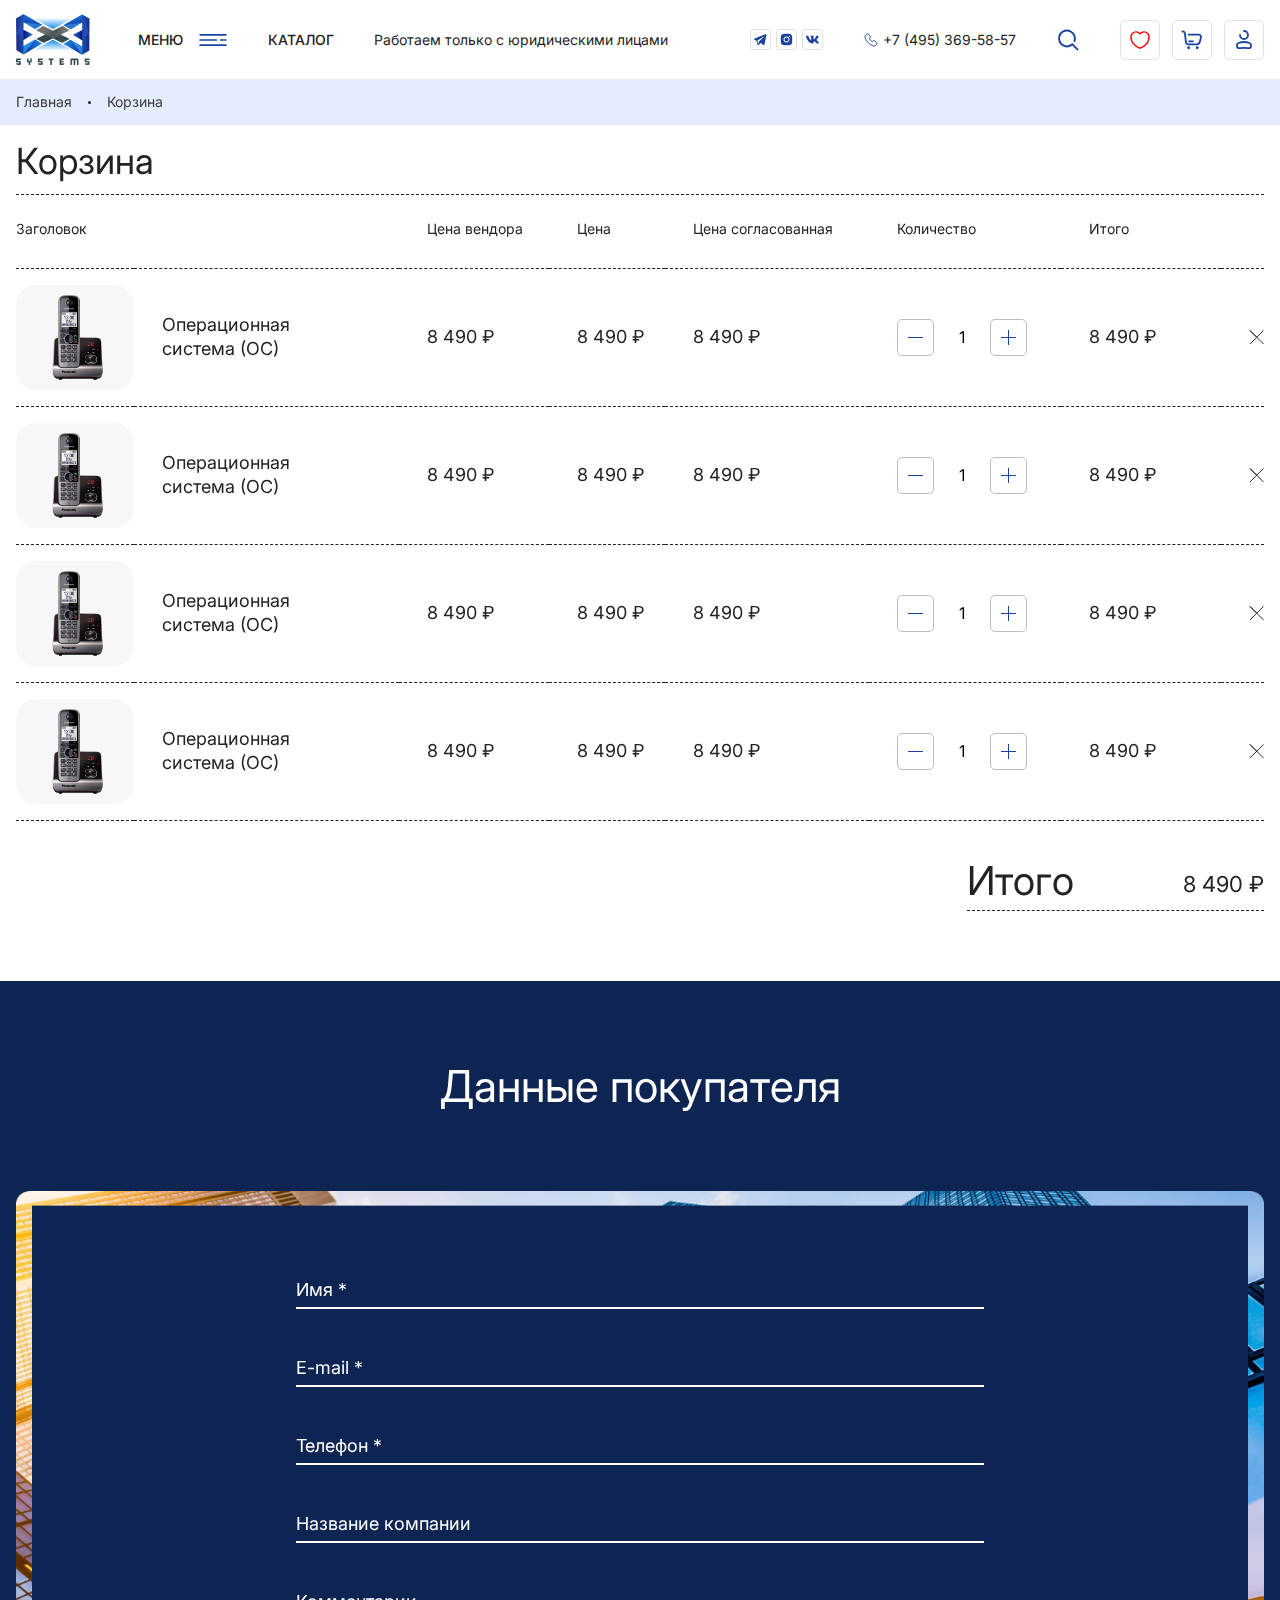
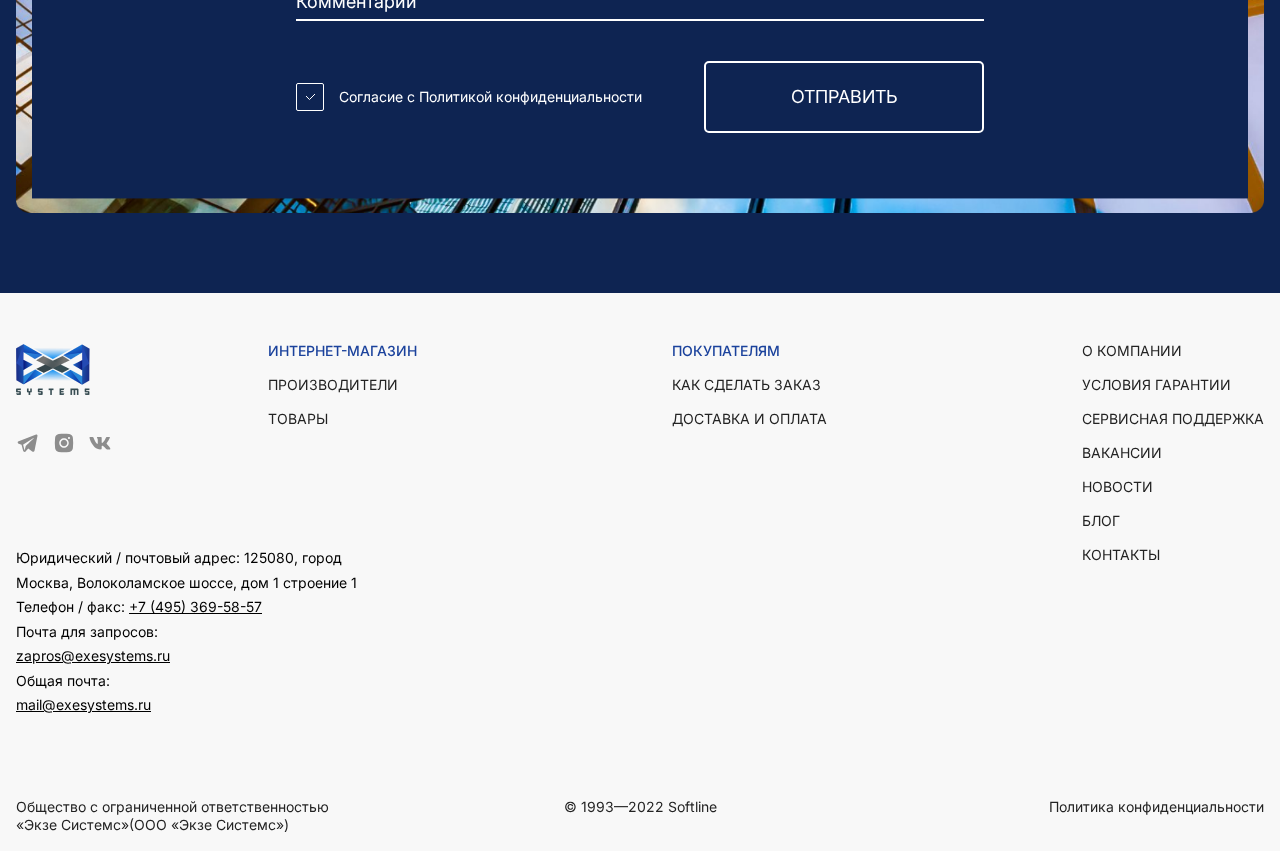
<file: cart.html>
<!DOCTYPE html>
<html lang="ru">
	<head>
		<meta http-equiv="Content-Type" content="text/html; charset=utf-8">

		<!-- Адаптирование страницы для мобильных устройств -->
		<meta name="viewport" content="width=device-width, initial-scale=1, maximum-scale=1">

		<!-- Запрет распознования номера телефона -->
		<meta name="format-detection" content="telephone=no">
		<meta name="SKYPE_TOOLBAR" content ="SKYPE_TOOLBAR_PARSER_COMPATIBLE">

		<!-- Заголовок страницы -->
		<title>Заголовок страницы</title>

		<!-- Данное значение часто используют(использовали) поисковые системы -->
		<meta name="description" content="">
		<meta name="keywords" content="">

		<!-- Изменение цвета панели моб. браузера -->
		<meta name="msapplication-TileColor" content="#1B429C">
		<meta name="theme-color" content="#1B429C">

		<!-- Подключение шрифтов с гугла -->
		<link rel="preconnect" href="https://fonts.googleapis.com">
		<link rel="preconnect" href="https://fonts.gstatic.com" crossorigin>
		<link href="https://fonts.googleapis.com/css2?family=Inter:wght@100;200;300;400;500;600;700;800;900&display=swap" rel="stylesheet">

		<!-- Подключение файлов стилей -->
		<link rel="stylesheet" href="css/swiper-bundle.min.css" async>
		<link rel="stylesheet" href="css/swiper.css" async>
		<link rel="stylesheet" href="css/fancybox.css" async>
		<link rel="stylesheet" href="css/ion.rangeSlider.css" async>
		<link rel="stylesheet" href="css/styles.css" async>

		<link rel="stylesheet" href="css/response_1899.css" media="print, (max-width: 1899px)" async>
		<link rel="stylesheet" href="css/response_1439.css" media="print, (max-width: 1439px)" async>
		<link rel="stylesheet" href="css/response_1279.css" media="print, (max-width: 1279px)" async>
		<link rel="stylesheet" href="css/response_1023.css" media="print, (max-width: 1023px)" async>
		<link rel="stylesheet" href="css/response_767.css" media="print, (max-width: 767px)" async>
		<link rel="stylesheet" href="css/response_479.css" media="(max-width: 479px)" async>
	</head>

	<body>
		<div class="wrap">
			<div class="main">
				<header>
					<div class="cont row">
						<div class="logo">
							<img src="images/logo.png" alt="">
						</div>

						<button class="menu_btn">
							<span>Меню</span>
							<svg class="icon"><use xlink:href="images/sprite.svg#ic_menu"></use></svg>
							<svg class="icon"><use xlink:href="images/sprite.svg#ic_delete"></use></svg>
						</button>

						<div class="catalog_link">
							<a href="/">Каталог</a>
						</div>

						<div class="exp">Работаем только с юридическими лицами</div>

						<div class="socials">
							<a href="/" target="_blank" rel="noopener nofollow">
								<svg class="icon"><use xlink:href="images/sprite.svg#ic_telegram"></use></svg>
							</a>

							<a href="/" target="_blank" rel="noopener nofollow">
								<svg class="icon"><use xlink:href="images/sprite.svg#ic_instagram"></use></svg>
							</a>

							<a href="/" target="_blank" rel="noopener nofollow">
								<svg class="icon"><use xlink:href="images/sprite.svg#ic_vk"></use></svg>
							</a>
						</div>

						<div class="phone">
							<a href="tel:+74953695857">
								<svg class="icon"><use xlink:href="images/sprite.svg#ic_phone"></use></svg>
								<span>+7 (495) 369-58-57</span>
							</a>
						</div>

						<button class="search_btn">
							<svg class="icon"><use xlink:href="images/sprite.svg#ic_search"></use></svg>
						</button>

						<div class="links">
							<div><a href="/" class="favorites_link active">
								<svg class="icon"><use xlink:href="images/sprite.svg#ic_favorite"></use></svg>

								<div class="exp">Избранное</div>
							</a></div>

							<div><a href="/">
								<svg class="icon"><use xlink:href="images/sprite.svg#ic_cart"></use></svg>

								<div class="exp">Корзина</div>
							</a></div>

							<div><button class="btn modal_btn" data-modal="login_modal">
								<svg class="icon"><use xlink:href="images/sprite.svg#ic_user"></use></svg>

								<div class="exp">Аккаунт</div>
							</button></div>
						</div>
					</div>
				</header>


				<section class="main_menu">
					<button class="close_btn">
						<svg class="icon"><use xlink:href="images/sprite.svg#ic_close"></use></svg>
					</button>

					<div class="data">
						<div><a href="/">О компании</a></div>
						<div><a href="/">Каталог</a></div>
						<div><a href="/">Акции</a></div>
						<div><a href="/">Вакансии</a></div>
					</div>

					<div class="image">
						<img data-src="images/menu_img.jpg" alt="" class="lazyload">
					</div>
				</section>


				<section class="main_search">
					<button class="close_btn">
						<svg class="icon"><use xlink:href="images/sprite.svg#ic_close"></use></svg>
					</button>

					<div class="data">
						<div class="title">Поиск</div>

						<form action="">
							<input type="text" name="" value="" class="input" placeholder="Поиск">

							<button type="submit" class="submit_btn">
								<svg class="icon"><use xlink:href="images/sprite.svg#ic_search"></use></svg>
							</button>
						</form>
					</div>

					<div class="image">
						<img data-src="images/search_img.jpg" alt="" class="lazyload">
					</div>
				</section>


				<section class="breadcrumbs">
					<div class="cont mini">
						<a href="/">Главная</a> <span class="sep"></span>
						<span class="current">Корзина</span>
					</div>
				</section>


				<section class="cart_info block">
					<div class="cont">
						<div class="block_title">Корзина</div>

						<table>
							<thead>
								<tr>
									<th colspan="2">Заголовок</th>
									<th>Цена вендора</th>
									<th>Цена</th>
									<th>Цена согласованная</th>
									<th>Количество</th>
									<th>Итого</th>
									<th></th>
								</tr>
							</thead>

							<tbody>
								<tr>
									<td class="thumb">
										<a href="/" target="_blank">
											<img data-src="images/tmp/product_img.jpg" alt="" class="lazyload">
										</a>
									</td>

									<td class="name">
										<a href="/" target="_blank">Операционная система (ОС)</a>
									</td>

									<td class="price" data-column="Цена вендора">
										<span>8 490 ₽</span>
									</td>

									<td class="price" data-column="Цена">
										<span>8 490 ₽</span>
									</td>

									<td class="price" data-column="Цена согласованная">
										<span>8 490 ₽</span>
									</td>

									<td class="amount" data-column="Количество">
										<div>
											<button type="button" class="btn minus"></button>

											<input type="text" value="1" class="input"
											  data-minimum="1" data-maximum="99" data-step="1" data-unit="" maxlength="2">

											<button type="button" class="btn plus"></button>
										</div>
									</td>

									<td class="price total" data-column="Итого">
										<span>8 490 ₽</span>
									</td>

									<td class="delete">
										<button class="btn">
											<svg class="icon"><use xlink:href="images/sprite.svg#ic_delete"></use></svg>
										</button>
									</td>
								</tr>

								<tr>
									<td class="thumb">
										<a href="/" target="_blank">
											<img data-src="images/tmp/product_img.jpg" alt="" class="lazyload">
										</a>
									</td>

									<td class="name">
										<a href="/" target="_blank">Операционная система (ОС)</a>
									</td>

									<td class="price" data-column="Цена вендора">
										<span>8 490 ₽</span>
									</td>

									<td class="price" data-column="Цена">
										<span>8 490 ₽</span>
									</td>

									<td class="price" data-column="Цена согласованная">
										<span>8 490 ₽</span>
									</td>

									<td class="amount" data-column="Количество">
										<div>
											<button type="button" class="btn minus"></button>

											<input type="text" value="1" class="input"
											  data-minimum="1" data-maximum="99" data-step="1" data-unit="" maxlength="2">

											<button type="button" class="btn plus"></button>
										</div>
									</td>

									<td class="price total" data-column="Итого">
										<span>8 490 ₽</span>
									</td>

									<td class="delete">
										<button class="btn">
											<svg class="icon"><use xlink:href="images/sprite.svg#ic_delete"></use></svg>
										</button>
									</td>
								</tr>

								<tr>
									<td class="thumb">
										<a href="/" target="_blank">
											<img data-src="images/tmp/product_img.jpg" alt="" class="lazyload">
										</a>
									</td>

									<td class="name">
										<a href="/" target="_blank">Операционная система (ОС)</a>
									</td>

									<td class="price" data-column="Цена вендора">
										<span>8 490 ₽</span>
									</td>

									<td class="price" data-column="Цена">
										<span>8 490 ₽</span>
									</td>

									<td class="price" data-column="Цена согласованная">
										<span>8 490 ₽</span>
									</td>

									<td class="amount" data-column="Количество">
										<div>
											<button type="button" class="btn minus"></button>

											<input type="text" value="1" class="input"
											  data-minimum="1" data-maximum="99" data-step="1" data-unit="" maxlength="2">

											<button type="button" class="btn plus"></button>
										</div>
									</td>

									<td class="price total" data-column="Итого">
										<span>8 490 ₽</span>
									</td>

									<td class="delete">
										<button class="btn">
											<svg class="icon"><use xlink:href="images/sprite.svg#ic_delete"></use></svg>
										</button>
									</td>
								</tr>

								<tr>
									<td class="thumb">
										<a href="/" target="_blank">
											<img data-src="images/tmp/product_img.jpg" alt="" class="lazyload">
										</a>
									</td>

									<td class="name">
										<a href="/" target="_blank">Операционная система (ОС)</a>
									</td>

									<td class="price" data-column="Цена вендора">
										<span>8 490 ₽</span>
									</td>

									<td class="price" data-column="Цена">
										<span>8 490 ₽</span>
									</td>

									<td class="price" data-column="Цена согласованная">
										<span>8 490 ₽</span>
									</td>

									<td class="amount" data-column="Количество">
										<div>
											<button type="button" class="btn minus"></button>

											<input type="text" value="1" class="input"
											  data-minimum="1" data-maximum="99" data-step="1" data-unit="" maxlength="2">

											<button type="button" class="btn plus"></button>
										</div>
									</td>

									<td class="price total" data-column="Итого">
										<span>8 490 ₽</span>
									</td>

									<td class="delete">
										<button class="btn">
											<svg class="icon"><use xlink:href="images/sprite.svg#ic_delete"></use></svg>
										</button>
									</td>
								</tr>
							</tbody>
						</table>

						<div class="cart_total">
							<div>
								<div class="label">Итого</div>
								<div class="price">8 490 ₽</div>
							</div>
						</div>
					</div>
				</section>


				<section class="order_form">
					<div class="cont mini">
						<div class="block_title">Данные покупателя</div>

						<div class="data">
							<form action="" class="form" autocomplete="off">
								<div class="line">
									<div class="field">
										<input type="text" name="" value="" class="input" placeholder="Имя *">
									</div>
								</div>

								<div class="line">
									<div class="field">
										<input type="email" name="" value="" class="input" placeholder="E-mail *">
									</div>
								</div>

								<div class="line">
									<div class="field">
										<input type="tel" name="" value="" class="input" placeholder="Телефон *">
									</div>
								</div>

								<div class="line">
									<div class="field">
										<input type="text" name="" value="" class="input" placeholder="Название компании">
									</div>
								</div>

								<div class="line">
									<div class="field">
										<input type="text" name="" value="" class="input" placeholder="Комментарии">
									</div>
								</div>

								<div class="submit">
									<div class="agree">
										<label class="checkbox">
											<input type="checkbox" name="agree" checked>

											<div class="check">
												<svg class="icon"><use xlink:href="images/sprite.svg#ic_check"></use></svg>
											</div>

											<div>Согласие с Политикой конфиденциальности</div>
										</label>
									</div>

									<button type="submit" class="submit_btn">Отправить</button>
								</div>
							</form>
						</div>
					</div>

					<img data-src="images/bg_contacts_info.jpg" alt="" class="bg lazyload">
				</section>
			</div>


			<footer>
				<div class="cont mini row">
					<div class="col">
						<div class="logo">
							<img src="images/logo.png" alt="">
						</div>

						<div class="socials">
							<a href="/" target="_blank" rel="noopener nofollow">
								<svg class="icon"><use xlink:href="images/sprite.svg#ic_telegram"></use></svg>
							</a>

							<a href="/" target="_blank" rel="noopener nofollow">
								<svg class="icon"><use xlink:href="images/sprite.svg#ic_instagram"></use></svg>
							</a>

							<a href="/" target="_blank" rel="noopener nofollow">
								<svg class="icon"><use xlink:href="images/sprite.svg#ic_vk"></use></svg>
							</a>
						</div>
					</div>

					<div class="links">
						<div class="title">Интернет-магазин</div>

						<div class="items">
							<div><a href="/">Производители</a></div>
							<div><a href="/">Товары</a></div>
						</div>
					</div>

					<div class="links">
						<div class="title">Покупателям</div>

						<div class="items">
							<div><a href="/">Как сделать заказ</a></div>
							<div><a href="/">Доставка и оплата</a></div>
						</div>
					</div>

					<div class="menu">
						<div><a href="/">О компании</a></div>
						<div><a href="/">Условия гарантии</a></div>
						<div><a href="/">Сервисная поддержка</a></div>
						<div><a href="/">Вакансии</a></div>
						<div><a href="/">Новости</a></div>
						<div><a href="/">Блог</a></div>
						<div><a href="/">Контакты</a></div>
					</div>

					<div class="contacts">
						Юридический / почтовый адрес: 125080, город<br> Москва, Волоколамское шоссе, дом 1 строение 1<br>
						Телефон / факс: <a href="tel:+74953695857">+7 (495) 369-58-57</a><br>
						Почта для запросов:<br>
						<a href="mailto:zapros@exesystems.ru">zapros@exesystems.ru</a><br>
						Общая почта:<br>
						<a href="mailto:mail@exesystems.ru">mail@exesystems.ru</a>
					</div>
				</div>

				<div class="cont mini row">
					<div class="company">Общество с ограниченной ответственностью «Экзе Системс»(ООО «Экзе Системс»)</div>

					<div class="copyright">&copy; 1993—2022 Softline</div>

					<div class="privacy_policy_link">
						<a href="/">Политика конфиденциальности</a>
					</div>
				</div>
			</footer>


			<div class="overlay"></div>
		</div>


		<section class="modal" id="register_modal">
			<div class="modal_title">Регистрация</div>

			<form action="" class="form" autocomplete="off">
				<div class="line">
					<div class="field">
						<input type="email" name="" value="" class="input" placeholder="E-mail">
					</div>
				</div>

				<div class="line">
					<div class="field">
						<input type="password" name="" value="" class="input" placeholder="Пароль" autocomplete="new-password">
					</div>
				</div>

				<div class="line">
					<div class="field">
						<input type="text" name="" value="" class="input" placeholder="Ключ">
					</div>
				</div>

				<div class="submit">
					<button type="submit" class="submit_btn">Регистрация</button>
				</div>
			</form>
		</section>


		<section class="modal" id="login_modal">
			<div class="modal_title">Вход</div>

			<form action="" class="form" autocomplete="off">
				<div class="line">
					<div class="field">
						<input type="email" name="" value="" class="input" placeholder="E-mail">
					</div>
				</div>

				<div class="line">
					<div class="field">
						<input type="password" name="" value="" class="input" placeholder="Новый пароль" autocomplete="new-password">
					</div>
				</div>

				<div class="submit">
					<button class="recovery_btn modal_btn" data-modal="recovery_modal">Забыли пароль?</button>

					<button type="submit" class="submit_btn">Войти</button>
				</div>
			</form>
		</section>


		<section class="modal" id="recovery_modal">
			<div class="modal_title">Изменить пароль</div>

			<form action="" class="form" autocomplete="off">
				<div class="line">
					<div class="field">
						<input type="password" name="" value="" class="input" placeholder="Старый пароль">
					</div>
				</div>

				<div class="line">
					<div class="field">
						<input type="password" name="" value="" class="input" placeholder="Новый пароль" autocomplete="new-password">
					</div>
				</div>

				<div class="submit">
					<button type="submit" class="submit_btn">Изменить</button>
				</div>
			</form>
		</section>


		<!-- Подключение javascript файлов -->
		<script src="js/jquery-3.6.3.min.js"></script>
		<script src="js/functions.js"></script>
		<script src="js/swiper-bundle.min.js"></script>
		<script src="js/fancybox.js"></script>
		<script src="js/imask.js"></script>
		<script src="js/nice-select2.js"></script>
		<script src="js/ion.rangeSlider.min.js"></script>
		<script src="js/scripts.js"></script>
	</body>
</html>
</file>
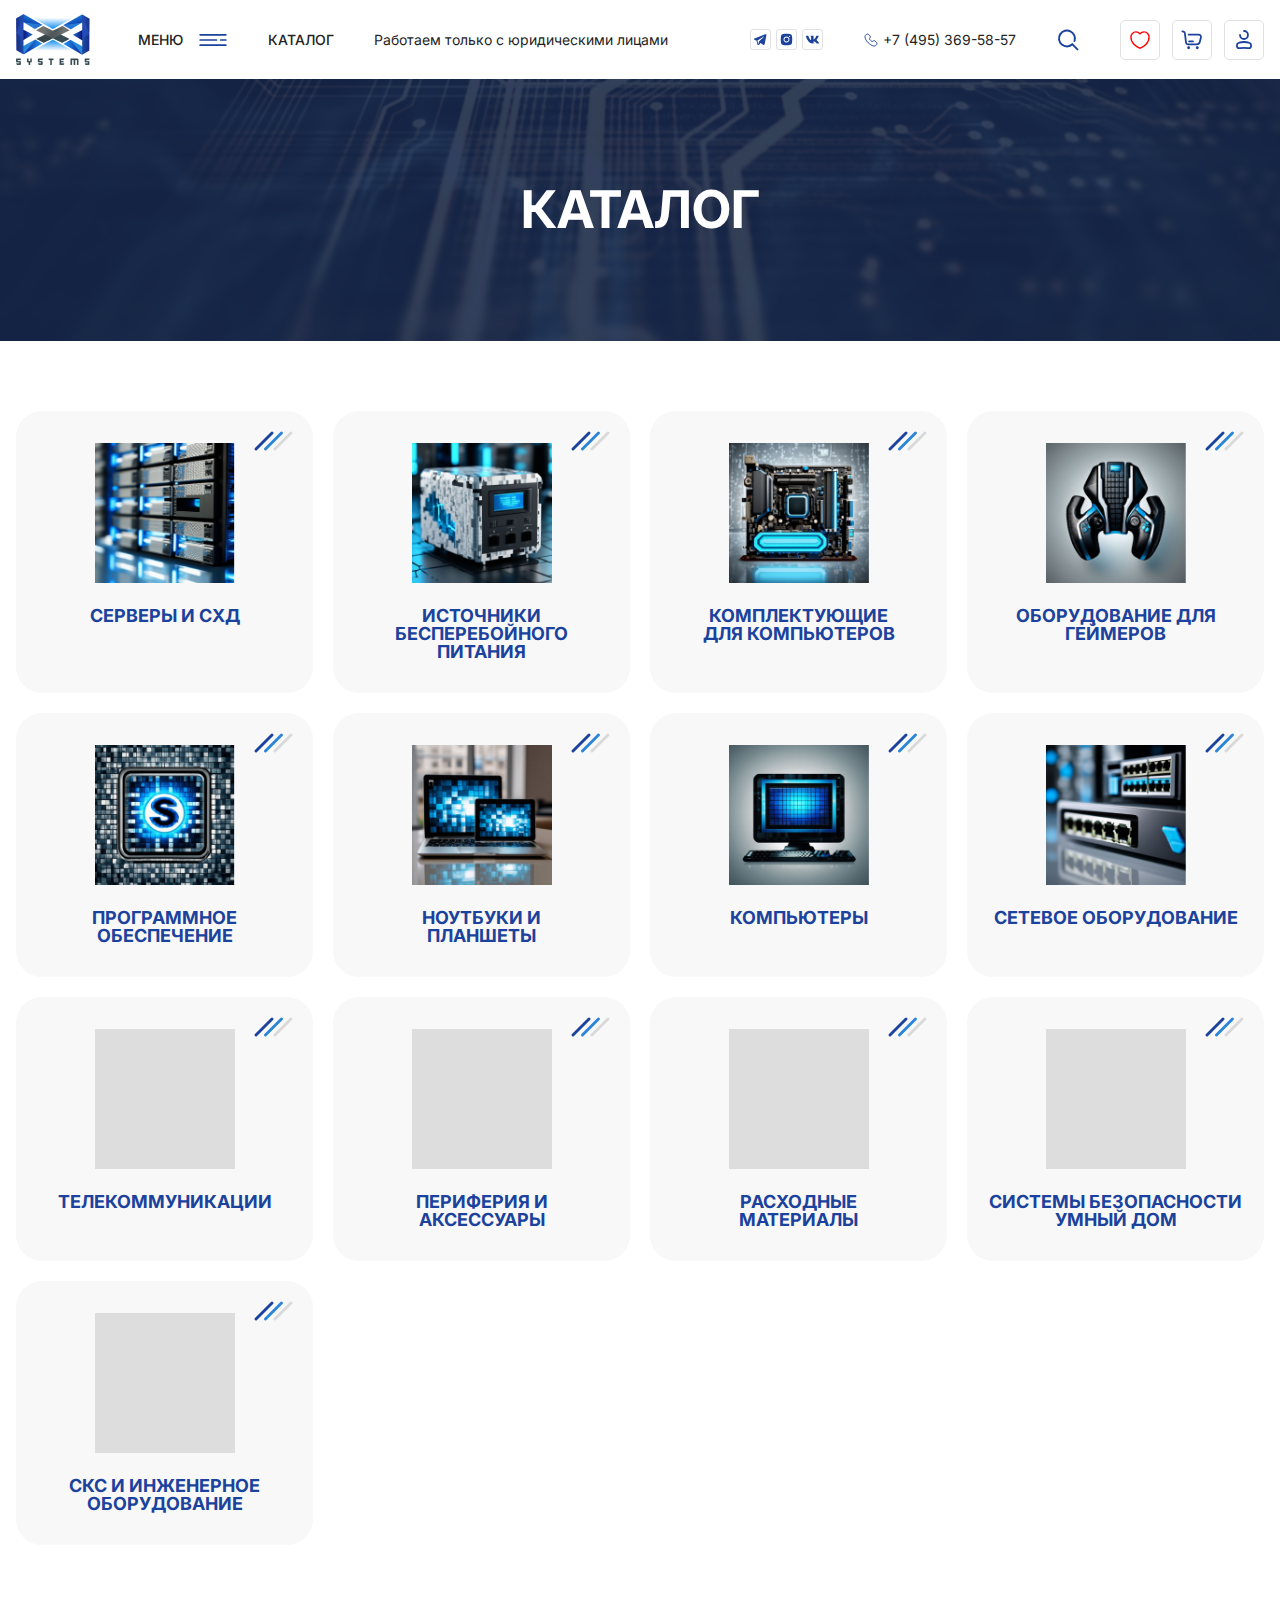
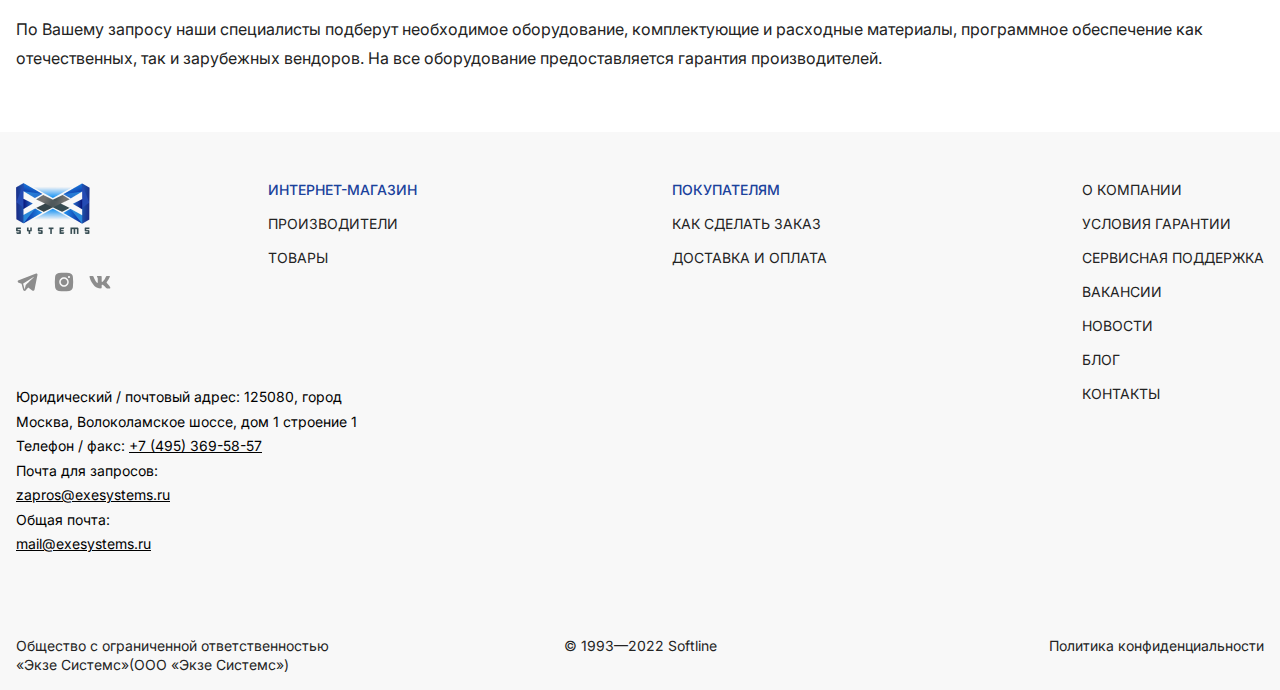
<file: catalog.html>
<!DOCTYPE html>
<html lang="ru">
	<head>
		<meta http-equiv="Content-Type" content="text/html; charset=utf-8">

		<!-- Адаптирование страницы для мобильных устройств -->
		<meta name="viewport" content="width=device-width, initial-scale=1, maximum-scale=1">

		<!-- Запрет распознования номера телефона -->
		<meta name="format-detection" content="telephone=no">
		<meta name="SKYPE_TOOLBAR" content ="SKYPE_TOOLBAR_PARSER_COMPATIBLE">

		<!-- Заголовок страницы -->
		<title>Заголовок страницы</title>

		<!-- Данное значение часто используют(использовали) поисковые системы -->
		<meta name="description" content="">
		<meta name="keywords" content="">

		<!-- Изменение цвета панели моб. браузера -->
		<meta name="msapplication-TileColor" content="#1B429C">
		<meta name="theme-color" content="#1B429C">

		<!-- Подключение шрифтов с гугла -->
		<link rel="preconnect" href="https://fonts.googleapis.com">
		<link rel="preconnect" href="https://fonts.gstatic.com" crossorigin>
		<link href="https://fonts.googleapis.com/css2?family=Inter:wght@100;200;300;400;500;600;700;800;900&display=swap" rel="stylesheet">

		<!-- Подключение файлов стилей -->
		<link rel="stylesheet" href="css/swiper-bundle.min.css" async>
		<link rel="stylesheet" href="css/swiper.css" async>
		<link rel="stylesheet" href="css/fancybox.css" async>
		<link rel="stylesheet" href="css/ion.rangeSlider.css" async>
		<link rel="stylesheet" href="css/styles.css" async>

		<link rel="stylesheet" href="css/response_1899.css" media="print, (max-width: 1899px)" async>
		<link rel="stylesheet" href="css/response_1439.css" media="print, (max-width: 1439px)" async>
		<link rel="stylesheet" href="css/response_1279.css" media="print, (max-width: 1279px)" async>
		<link rel="stylesheet" href="css/response_1023.css" media="print, (max-width: 1023px)" async>
		<link rel="stylesheet" href="css/response_767.css" media="print, (max-width: 767px)" async>
		<link rel="stylesheet" href="css/response_479.css" media="(max-width: 479px)" async>
	</head>

	<body>
		<div class="wrap">
			<div class="main">
				<header>
					<div class="cont row">
						<div class="logo">
							<img src="images/logo.png" alt="">
						</div>

						<button class="menu_btn">
							<span>Меню</span>
							<svg class="icon"><use xlink:href="images/sprite.svg#ic_menu"></use></svg>
							<svg class="icon"><use xlink:href="images/sprite.svg#ic_delete"></use></svg>
						</button>

						<div class="catalog_link">
							<a href="/">Каталог</a>
						</div>

						<div class="exp">Работаем только с юридическими лицами</div>

						<div class="socials">
							<a href="/" target="_blank" rel="noopener nofollow">
								<svg class="icon"><use xlink:href="images/sprite.svg#ic_telegram"></use></svg>
							</a>

							<a href="/" target="_blank" rel="noopener nofollow">
								<svg class="icon"><use xlink:href="images/sprite.svg#ic_instagram"></use></svg>
							</a>

							<a href="/" target="_blank" rel="noopener nofollow">
								<svg class="icon"><use xlink:href="images/sprite.svg#ic_vk"></use></svg>
							</a>
						</div>

						<div class="phone">
							<a href="tel:+74953695857">
								<svg class="icon"><use xlink:href="images/sprite.svg#ic_phone"></use></svg>
								<span>+7 (495) 369-58-57</span>
							</a>
						</div>

						<button class="search_btn">
							<svg class="icon"><use xlink:href="images/sprite.svg#ic_search"></use></svg>
						</button>

						<div class="links">
							<div><a href="/" class="favorites_link active">
								<svg class="icon"><use xlink:href="images/sprite.svg#ic_favorite"></use></svg>

								<div class="exp">Избранное</div>
							</a></div>

							<div><a href="/">
								<svg class="icon"><use xlink:href="images/sprite.svg#ic_cart"></use></svg>

								<div class="exp">Корзина</div>
							</a></div>

							<div><button class="btn modal_btn" data-modal="login_modal">
								<svg class="icon"><use xlink:href="images/sprite.svg#ic_user"></use></svg>

								<div class="exp">Аккаунт</div>
							</button></div>
						</div>
					</div>
				</header>


				<section class="main_menu">
					<button class="close_btn">
						<svg class="icon"><use xlink:href="images/sprite.svg#ic_close"></use></svg>
					</button>

					<div class="data">
						<div><a href="/">О компании</a></div>
						<div><a href="/">Каталог</a></div>
						<div><a href="/">Акции</a></div>
						<div><a href="/">Вакансии</a></div>
					</div>

					<div class="image">
						<img data-src="images/menu_img.jpg" alt="" class="lazyload">
					</div>
				</section>


				<section class="main_search">
					<button class="close_btn">
						<svg class="icon"><use xlink:href="images/sprite.svg#ic_close"></use></svg>
					</button>

					<div class="data">
						<div class="title">Поиск</div>

						<form action="">
							<input type="text" name="" value="" class="input" placeholder="Поиск">

							<button type="submit" class="submit_btn">
								<svg class="icon"><use xlink:href="images/sprite.svg#ic_search"></use></svg>
							</button>
						</form>
					</div>

					<div class="image">
						<img data-src="images/search_img.jpg" alt="" class="lazyload">
					</div>
				</section>


				<section class="page_head block">
					<div class="cont mini">
						<h1 class="title">КАТАЛОГ</h1>
					</div>

					<img data-src="images/tmp/bg_page_head.jpg" alt="" class="bg lazyload">
				</section>


				<section class="categories block">
					<div class="cont mini">
						<div class="row">
							<a href="/" class="category">
								<div class="thumb">
									<img data-src="images/tmp/category_thumb1.jpg" alt="" class="lazyload">
								</div>

								<div class="name">Серверы и СХД</div>
							</a>

							<a href="/" class="category">
								<div class="thumb">
									<img data-src="images/tmp/category_thumb2.jpg" alt="" class="lazyload">
								</div>

								<div class="name">Источники Бесперебойного Питания</div>
							</a>

							<a href="/" class="category">
								<div class="thumb">
									<img data-src="images/tmp/category_thumb3.jpg" alt="" class="lazyload">
								</div>

								<div class="name">Комплектующие<br> для компьютеров</div>
							</a>

							<a href="/" class="category">
								<div class="thumb">
									<img data-src="images/tmp/category_thumb4.jpg" alt="" class="lazyload">
								</div>

								<div class="name">Оборудование для геймеров</div>
							</a>

							<a href="/" class="category">
								<div class="thumb">
									<img data-src="images/tmp/category_thumb5.jpg" alt="" class="lazyload">
								</div>

								<div class="name">Программное обеспечение</div>
							</a>

							<a href="/" class="category">
								<div class="thumb">
									<img data-src="images/tmp/category_thumb6.jpg" alt="" class="lazyload">
								</div>

								<div class="name">Ноутбуки и<br> планшеты</div>
							</a>

							<a href="/" class="category">
								<div class="thumb">
									<img data-src="images/tmp/category_thumb7.jpg" alt="" class="lazyload">
								</div>

								<div class="name">Компьютеры</div>
							</a>

							<a href="/" class="category">
								<div class="thumb">
									<img data-src="images/tmp/category_thumb8.jpg" alt="" class="lazyload">
								</div>

								<div class="name">Сетевое оборудование</div>
							</a>

							<a href="/" class="category">
								<div class="thumb">
									<img data-src="images/tmp/category_thumb9.jpg" alt="" class="lazyload">
								</div>

								<div class="name">Телекоммуникации</div>
							</a>

							<a href="/" class="category">
								<div class="thumb">
									<img data-src="images/tmp/category_thumb10.jpg" alt="" class="lazyload">
								</div>

								<div class="name">Периферия и<br> аксессуары</div>
							</a>

							<a href="/" class="category">
								<div class="thumb">
									<img data-src="images/tmp/category_thumb11.jpg" alt="" class="lazyload">
								</div>

								<div class="name">Расходные<br> материалы</div>
							</a>

							<a href="/" class="category">
								<div class="thumb">
									<img data-src="images/tmp/category_thumb12.jpg" alt="" class="lazyload">
								</div>

								<div class="name">Системы безопасности Умный дом</div>
							</a>

							<a href="/" class="category">
								<div class="thumb">
									<img data-src="images/tmp/category_thumb13.jpg" alt="" class="lazyload">
								</div>

								<div class="name">СКС и инженерное оборудование</div>
							</a>
						</div>
					</div>
				</section>


				<section class="bottom_text">
					<div class="cont mini">
						<div class="text_block">
							<p>По Вашему запросу наши специалисты подберут необходимое оборудование, комплектующие и расходные материалы, программное обеспечение как отечественных, так и зарубежных вендоров. На все оборудование предоставляется гарантия производителей.</p>
						</div>
					</div>
				</section>
			</div>


			<footer>
				<div class="cont mini row">
					<div class="col">
						<div class="logo">
							<img src="images/logo.png" alt="">
						</div>

						<div class="socials">
							<a href="/" target="_blank" rel="noopener nofollow">
								<svg class="icon"><use xlink:href="images/sprite.svg#ic_telegram"></use></svg>
							</a>

							<a href="/" target="_blank" rel="noopener nofollow">
								<svg class="icon"><use xlink:href="images/sprite.svg#ic_instagram"></use></svg>
							</a>

							<a href="/" target="_blank" rel="noopener nofollow">
								<svg class="icon"><use xlink:href="images/sprite.svg#ic_vk"></use></svg>
							</a>
						</div>
					</div>

					<div class="links">
						<div class="title">Интернет-магазин</div>

						<div class="items">
							<div><a href="/">Производители</a></div>
							<div><a href="/">Товары</a></div>
						</div>
					</div>

					<div class="links">
						<div class="title">Покупателям</div>

						<div class="items">
							<div><a href="/">Как сделать заказ</a></div>
							<div><a href="/">Доставка и оплата</a></div>
						</div>
					</div>

					<div class="menu">
						<div><a href="/">О компании</a></div>
						<div><a href="/">Условия гарантии</a></div>
						<div><a href="/">Сервисная поддержка</a></div>
						<div><a href="/">Вакансии</a></div>
						<div><a href="/">Новости</a></div>
						<div><a href="/">Блог</a></div>
						<div><a href="/">Контакты</a></div>
					</div>

					<div class="contacts">
						Юридический / почтовый адрес: 125080, город<br> Москва, Волоколамское шоссе, дом 1 строение 1<br>
						Телефон / факс: <a href="tel:+74953695857">+7 (495) 369-58-57</a><br>
						Почта для запросов:<br>
						<a href="mailto:zapros@exesystems.ru">zapros@exesystems.ru</a><br>
						Общая почта:<br>
						<a href="mailto:mail@exesystems.ru">mail@exesystems.ru</a>
					</div>
				</div>

				<div class="cont mini row">
					<div class="company">Общество с ограниченной ответственностью «Экзе Системс»(ООО «Экзе Системс»)</div>

					<div class="copyright">&copy; 1993—2022 Softline</div>

					<div class="privacy_policy_link">
						<a href="/">Политика конфиденциальности</a>
					</div>
				</div>
			</footer>


			<div class="overlay"></div>
		</div>


		<section class="modal" id="register_modal">
			<div class="modal_title">Регистрация</div>

			<form action="" class="form" autocomplete="off">
				<div class="line">
					<div class="field">
						<input type="email" name="" value="" class="input" placeholder="E-mail">
					</div>
				</div>

				<div class="line">
					<div class="field">
						<input type="password" name="" value="" class="input" placeholder="Пароль" autocomplete="new-password">
					</div>
				</div>

				<div class="line">
					<div class="field">
						<input type="text" name="" value="" class="input" placeholder="Ключ">
					</div>
				</div>

				<div class="submit">
					<button type="submit" class="submit_btn">Регистрация</button>
				</div>
			</form>
		</section>


		<section class="modal" id="login_modal">
			<div class="modal_title">Вход</div>

			<form action="" class="form" autocomplete="off">
				<div class="line">
					<div class="field">
						<input type="email" name="" value="" class="input" placeholder="E-mail">
					</div>
				</div>

				<div class="line">
					<div class="field">
						<input type="password" name="" value="" class="input" placeholder="Новый пароль" autocomplete="new-password">
					</div>
				</div>

				<div class="submit">
					<button class="recovery_btn modal_btn" data-modal="recovery_modal">Забыли пароль?</button>

					<button type="submit" class="submit_btn">Войти</button>
				</div>
			</form>
		</section>


		<section class="modal" id="recovery_modal">
			<div class="modal_title">Изменить пароль</div>

			<form action="" class="form" autocomplete="off">
				<div class="line">
					<div class="field">
						<input type="password" name="" value="" class="input" placeholder="Старый пароль">
					</div>
				</div>

				<div class="line">
					<div class="field">
						<input type="password" name="" value="" class="input" placeholder="Новый пароль" autocomplete="new-password">
					</div>
				</div>

				<div class="submit">
					<button type="submit" class="submit_btn">Изменить</button>
				</div>
			</form>
		</section>


		<!-- Подключение javascript файлов -->
		<script src="js/jquery-3.6.3.min.js"></script>
		<script src="js/functions.js"></script>
		<script src="js/swiper-bundle.min.js"></script>
		<script src="js/fancybox.js"></script>
		<script src="js/imask.js"></script>
		<script src="js/nice-select2.js"></script>
		<script src="js/ion.rangeSlider.min.js"></script>
		<script src="js/scripts.js"></script>
	</body>
</html>
</file>
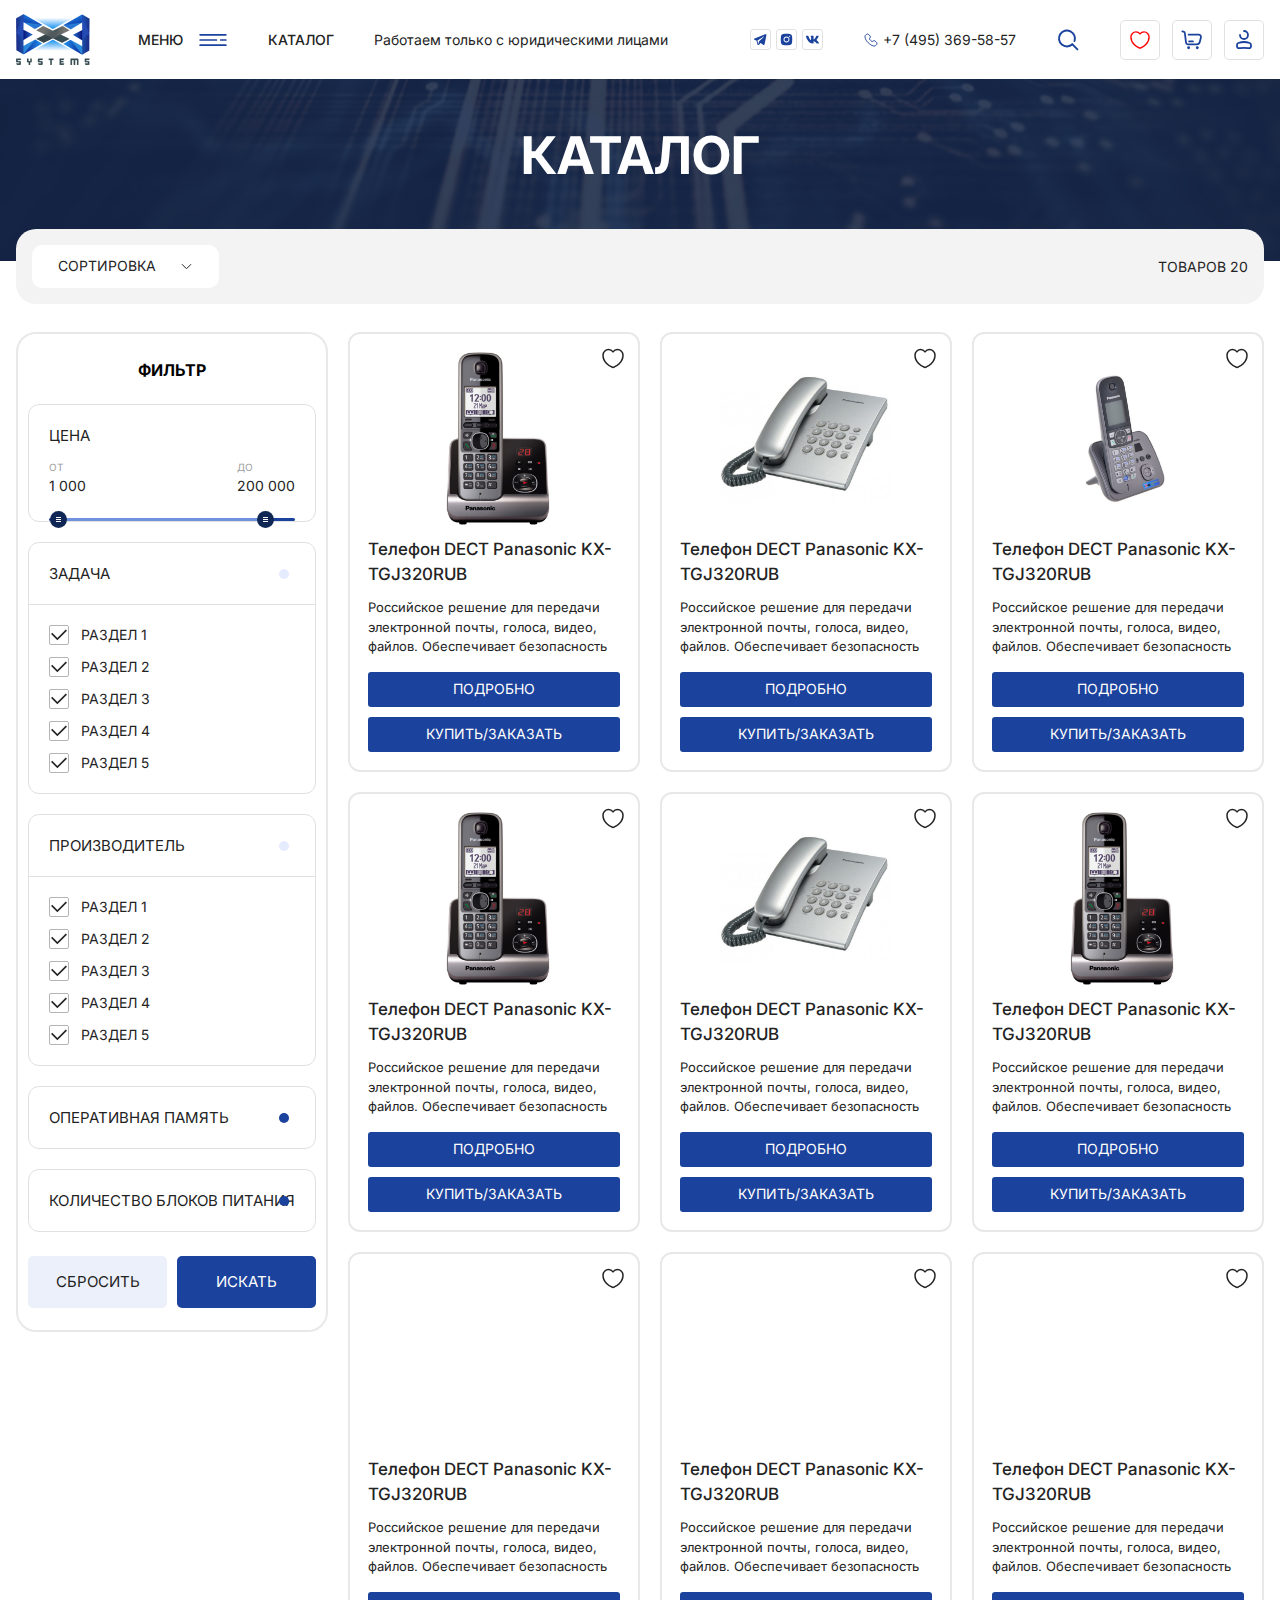
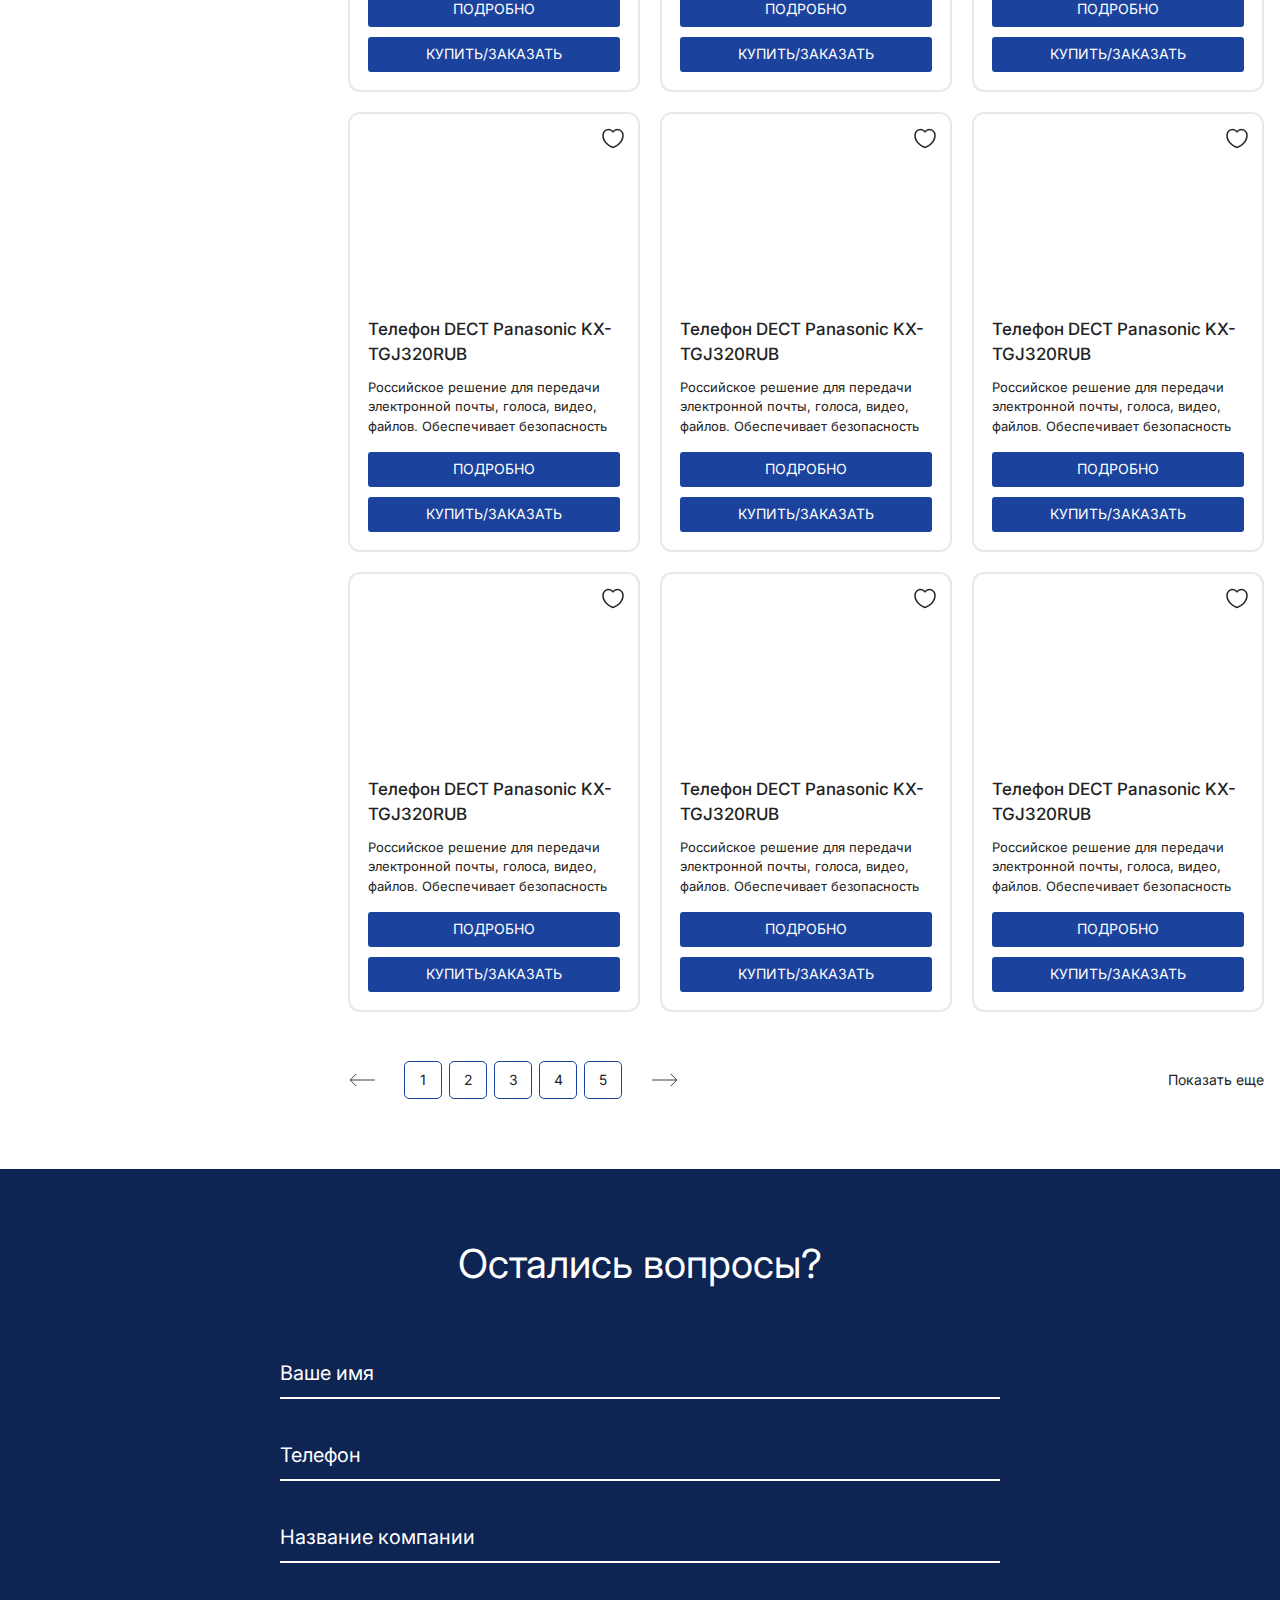
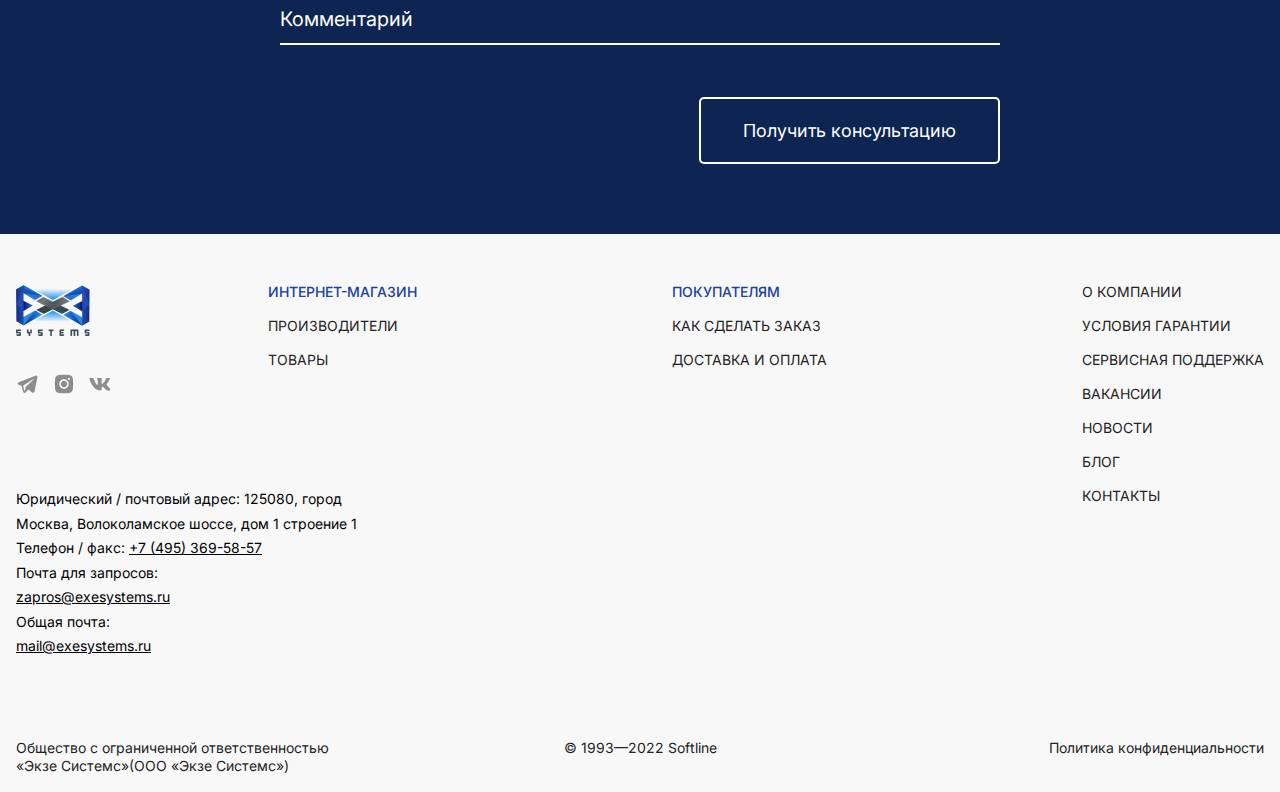
<file: category.html>
<!DOCTYPE html>
<html lang="ru">
	<head>
		<meta http-equiv="Content-Type" content="text/html; charset=utf-8">

		<!-- Адаптирование страницы для мобильных устройств -->
		<meta name="viewport" content="width=device-width, initial-scale=1, maximum-scale=1">

		<!-- Запрет распознования номера телефона -->
		<meta name="format-detection" content="telephone=no">
		<meta name="SKYPE_TOOLBAR" content ="SKYPE_TOOLBAR_PARSER_COMPATIBLE">

		<!-- Заголовок страницы -->
		<title>Заголовок страницы</title>

		<!-- Данное значение часто используют(использовали) поисковые системы -->
		<meta name="description" content="">
		<meta name="keywords" content="">

		<!-- Изменение цвета панели моб. браузера -->
		<meta name="msapplication-TileColor" content="#1B429C">
		<meta name="theme-color" content="#1B429C">

		<!-- Подключение шрифтов с гугла -->
		<link rel="preconnect" href="https://fonts.googleapis.com">
		<link rel="preconnect" href="https://fonts.gstatic.com" crossorigin>
		<link href="https://fonts.googleapis.com/css2?family=Inter:wght@100;200;300;400;500;600;700;800;900&display=swap" rel="stylesheet">

		<!-- Подключение файлов стилей -->
		<link rel="stylesheet" href="css/swiper-bundle.min.css" async>
		<link rel="stylesheet" href="css/swiper.css" async>
		<link rel="stylesheet" href="css/fancybox.css" async>
		<link rel="stylesheet" href="css/ion.rangeSlider.css" async>
		<link rel="stylesheet" href="css/styles.css" async>

		<link rel="stylesheet" href="css/response_1899.css" media="print, (max-width: 1899px)" async>
		<link rel="stylesheet" href="css/response_1439.css" media="print, (max-width: 1439px)" async>
		<link rel="stylesheet" href="css/response_1279.css" media="print, (max-width: 1279px)" async>
		<link rel="stylesheet" href="css/response_1023.css" media="print, (max-width: 1023px)" async>
		<link rel="stylesheet" href="css/response_767.css" media="print, (max-width: 767px)" async>
		<link rel="stylesheet" href="css/response_479.css" media="(max-width: 479px)" async>
	</head>

	<body>
		<div class="wrap">
			<div class="main">
				<header>
					<div class="cont row">
						<div class="logo">
							<img src="images/logo.png" alt="">
						</div>

						<button class="menu_btn">
							<span>Меню</span>
							<svg class="icon"><use xlink:href="images/sprite.svg#ic_menu"></use></svg>
							<svg class="icon"><use xlink:href="images/sprite.svg#ic_delete"></use></svg>
						</button>

						<div class="catalog_link">
							<a href="/">Каталог</a>
						</div>

						<div class="exp">Работаем только с юридическими лицами</div>

						<div class="socials">
							<a href="/" target="_blank" rel="noopener nofollow">
								<svg class="icon"><use xlink:href="images/sprite.svg#ic_telegram"></use></svg>
							</a>

							<a href="/" target="_blank" rel="noopener nofollow">
								<svg class="icon"><use xlink:href="images/sprite.svg#ic_instagram"></use></svg>
							</a>

							<a href="/" target="_blank" rel="noopener nofollow">
								<svg class="icon"><use xlink:href="images/sprite.svg#ic_vk"></use></svg>
							</a>
						</div>

						<div class="phone">
							<a href="tel:+74953695857">
								<svg class="icon"><use xlink:href="images/sprite.svg#ic_phone"></use></svg>
								<span>+7 (495) 369-58-57</span>
							</a>
						</div>

						<button class="search_btn">
							<svg class="icon"><use xlink:href="images/sprite.svg#ic_search"></use></svg>
						</button>

						<div class="links">
							<div><a href="/" class="favorites_link active">
								<svg class="icon"><use xlink:href="images/sprite.svg#ic_favorite"></use></svg>

								<div class="exp">Избранное</div>
							</a></div>

							<div><a href="/">
								<svg class="icon"><use xlink:href="images/sprite.svg#ic_cart"></use></svg>

								<div class="exp">Корзина</div>
							</a></div>

							<div><button class="btn modal_btn" data-modal="login_modal">
								<svg class="icon"><use xlink:href="images/sprite.svg#ic_user"></use></svg>

								<div class="exp">Аккаунт</div>
							</button></div>
						</div>
					</div>
				</header>


				<section class="main_menu">
					<button class="close_btn">
						<svg class="icon"><use xlink:href="images/sprite.svg#ic_close"></use></svg>
					</button>

					<div class="data">
						<div><a href="/">О компании</a></div>
						<div><a href="/">Каталог</a></div>
						<div><a href="/">Акции</a></div>
						<div><a href="/">Вакансии</a></div>
					</div>

					<div class="image">
						<img data-src="images/menu_img.jpg" alt="" class="lazyload">
					</div>
				</section>


				<section class="main_search">
					<button class="close_btn">
						<svg class="icon"><use xlink:href="images/sprite.svg#ic_close"></use></svg>
					</button>

					<div class="data">
						<div class="title">Поиск</div>

						<form action="">
							<input type="text" name="" value="" class="input" placeholder="Поиск">

							<button type="submit" class="submit_btn">
								<svg class="icon"><use xlink:href="images/sprite.svg#ic_search"></use></svg>
							</button>
						</form>
					</div>

					<div class="image">
						<img data-src="images/search_img.jpg" alt="" class="lazyload">
					</div>
				</section>


				<section class="page_head small_pad">
					<div class="cont mini">
						<!-- <div class="row">
							<div class="logo">
								<img data-src="images/tmp/brand_logo3.png" alt="" class="lazyload">
							</div>

							<h1 class="title">Контакт Центр</h1>
						</div>

						<div class="desc">Российское решение для передачи электронной почты, голоса, видео, файлов. Обеспечивает безопасность</div>

						<div class="link">
							<a href="/">Развернуть</a>
						</div> -->

						<h1 class="title">Каталог</h1>
					</div>

					<img data-src="images/tmp/bg_page_head.jpg" alt="" class="bg lazyload">
				</section>


				<section class="products_head">
					<div class="cont">
						<div class="data">
							<div class="sort">
								<select name="" placeholder="Сортировка">
									<option value="1">Вариант 1</option>
									<option value="2">Вариант 2</option>
									<option value="3">Вариант 3</option>
								</select>

								<svg class="arr" width="11px" heigth="7px"><use xlink:href="images/sprite.svg#ic_arr_ver"></use></svg>
							</div>

							<div class="count">Товаров 20</div>
						</div>
					</div>
				</section>


				<section class="category_info content_flex block">
					<div class="cont row">
						<aside>
							<div class="filter">
								<div class="title">Фильтр</div>

								<form action="">
									<div class="item">
										<div class="label no_clickable">Цена</div>

										<div class="range price_range">
											<input type="hidden" id="price_range" name="price_range" value="">
										</div>
									</div>

									<div class="item">
										<div class="label active">задача</div>

										<div class="data" style="display: block;">
											<div class="field">
												<label class="checkbox">
													<input type="checkbox" name="group1">

													<div class="check">
														<svg class="icon"><use xlink:href="images/sprite.svg#ic_check"></use></svg>
													</div>

													<div>Раздел 1</div>
												</label>
											</div>

											<div class="field">
												<label class="checkbox">
													<input type="checkbox" name="group1">

													<div class="check">
														<svg class="icon"><use xlink:href="images/sprite.svg#ic_check"></use></svg>
													</div>

													<div>Раздел 2</div>
												</label>
											</div>

											<div class="field">
												<label class="checkbox">
													<input type="checkbox" name="group1">

													<div class="check">
														<svg class="icon"><use xlink:href="images/sprite.svg#ic_check"></use></svg>
													</div>

													<div>Раздел 3</div>
												</label>
											</div>

											<div class="field">
												<label class="checkbox">
													<input type="checkbox" name="group1">

													<div class="check">
														<svg class="icon"><use xlink:href="images/sprite.svg#ic_check"></use></svg>
													</div>

													<div>Раздел 4</div>
												</label>
											</div>

											<div class="field">
												<label class="checkbox">
													<input type="checkbox" name="group1">

													<div class="check">
														<svg class="icon"><use xlink:href="images/sprite.svg#ic_check"></use></svg>
													</div>

													<div>Раздел 5</div>
												</label>
											</div>
										</div>
									</div>

									<div class="item">
										<div class="label active">производитель</div>

										<div class="data" style="display: block;">
											<div class="field">
												<label class="checkbox">
													<input type="checkbox" name="group2">

													<div class="check">
														<svg class="icon"><use xlink:href="images/sprite.svg#ic_check"></use></svg>
													</div>

													<div>Раздел 1</div>
												</label>
											</div>

											<div class="field">
												<label class="checkbox">
													<input type="checkbox" name="group2">

													<div class="check">
														<svg class="icon"><use xlink:href="images/sprite.svg#ic_check"></use></svg>
													</div>

													<div>Раздел 2</div>
												</label>
											</div>

											<div class="field">
												<label class="checkbox">
													<input type="checkbox" name="group2">

													<div class="check">
														<svg class="icon"><use xlink:href="images/sprite.svg#ic_check"></use></svg>
													</div>

													<div>Раздел 3</div>
												</label>
											</div>

											<div class="field">
												<label class="checkbox">
													<input type="checkbox" name="group2">

													<div class="check">
														<svg class="icon"><use xlink:href="images/sprite.svg#ic_check"></use></svg>
													</div>

													<div>Раздел 4</div>
												</label>
											</div>

											<div class="field">
												<label class="checkbox">
													<input type="checkbox" name="group2">

													<div class="check">
														<svg class="icon"><use xlink:href="images/sprite.svg#ic_check"></use></svg>
													</div>

													<div>Раздел 5</div>
												</label>
											</div>
										</div>
									</div>

									<div class="item">
										<div class="label">оперативная память</div>

										<div class="data">

										</div>
									</div>

									<div class="item">
										<div class="label">количество блоков питания</div>

										<div class="data">

										</div>
									</div>

									<div class="submit">
										<button type="reset" class="reset_btn">сбросить</button>

										<button type="submit" class="submit_btn">Искать</button>
									</div>
								</form>
							</div>
						</aside>


						<section class="content">
							<section class="products">
								<div class="row">
									<div class="product">
										<button class="favorite_btn">
											<svg class="icon"><use xlink:href="images/sprite.svg#ic_favorite"></use></svg>
										</button>

										<a href="/" class="thumb">
											<img data-src="images/tmp/product_thumb1.png" alt="" class="lazyload">
										</a>

										<div class="name">
											<a href="/">Телефон DECT Panasonic KX-TGJ320RUB</a>
										</div>

										<div class="desc">Российское решение для передачи электронной почты, голоса, видео, файлов. Обеспечивает безопасность</div>

										<div class="btns">
											<a href="/" class="btn">Подробно</a>

											<button class="btn buy_btn">купить/заказать</button>
										</div>
									</div>

									<div class="product">
										<button class="favorite_btn">
											<svg class="icon"><use xlink:href="images/sprite.svg#ic_favorite"></use></svg>
										</button>

										<a href="/" class="thumb">
											<img data-src="images/tmp/product_thumb2.png" alt="" class="lazyload">
										</a>

										<div class="name">
											<a href="/">Телефон DECT Panasonic KX-TGJ320RUB</a>
										</div>

										<div class="desc">Российское решение для передачи электронной почты, голоса, видео, файлов. Обеспечивает безопасность</div>

										<div class="btns">
											<a href="/" class="btn">Подробно</a>

											<button class="btn buy_btn">купить/заказать</button>
										</div>
									</div>

									<div class="product">
										<button class="favorite_btn">
											<svg class="icon"><use xlink:href="images/sprite.svg#ic_favorite"></use></svg>
										</button>

										<a href="/" class="thumb">
											<img data-src="images/tmp/product_thumb3.png" alt="" class="lazyload">
										</a>

										<div class="name">
											<a href="/">Телефон DECT Panasonic KX-TGJ320RUB</a>
										</div>

										<div class="desc">Российское решение для передачи электронной почты, голоса, видео, файлов. Обеспечивает безопасность</div>

										<div class="btns">
											<a href="/" class="btn">Подробно</a>

											<button class="btn buy_btn">купить/заказать</button>
										</div>
									</div>

									<div class="product">
										<button class="favorite_btn">
											<svg class="icon"><use xlink:href="images/sprite.svg#ic_favorite"></use></svg>
										</button>

										<a href="/" class="thumb">
											<img data-src="images/tmp/product_thumb1.png" alt="" class="lazyload">
										</a>

										<div class="name">
											<a href="/">Телефон DECT Panasonic KX-TGJ320RUB</a>
										</div>

										<div class="desc">Российское решение для передачи электронной почты, голоса, видео, файлов. Обеспечивает безопасность</div>

										<div class="btns">
											<a href="/" class="btn">Подробно</a>

											<button class="btn buy_btn">купить/заказать</button>
										</div>
									</div>

									<div class="product">
										<button class="favorite_btn">
											<svg class="icon"><use xlink:href="images/sprite.svg#ic_favorite"></use></svg>
										</button>

										<a href="/" class="thumb">
											<img data-src="images/tmp/product_thumb2.png" alt="" class="lazyload">
										</a>

										<div class="name">
											<a href="/">Телефон DECT Panasonic KX-TGJ320RUB</a>
										</div>

										<div class="desc">Российское решение для передачи электронной почты, голоса, видео, файлов. Обеспечивает безопасность</div>

										<div class="btns">
											<a href="/" class="btn">Подробно</a>

											<button class="btn buy_btn">купить/заказать</button>
										</div>
									</div>

									<div class="product">
										<button class="favorite_btn">
											<svg class="icon"><use xlink:href="images/sprite.svg#ic_favorite"></use></svg>
										</button>

										<a href="/" class="thumb">
											<img data-src="images/tmp/product_thumb1.png" alt="" class="lazyload">
										</a>

										<div class="name">
											<a href="/">Телефон DECT Panasonic KX-TGJ320RUB</a>
										</div>

										<div class="desc">Российское решение для передачи электронной почты, голоса, видео, файлов. Обеспечивает безопасность</div>

										<div class="btns">
											<a href="/" class="btn">Подробно</a>

											<button class="btn buy_btn">купить/заказать</button>
										</div>
									</div>

									<div class="product">
										<button class="favorite_btn">
											<svg class="icon"><use xlink:href="images/sprite.svg#ic_favorite"></use></svg>
										</button>

										<a href="/" class="thumb">
											<img data-src="images/tmp/product_thumb2.png" alt="" class="lazyload">
										</a>

										<div class="name">
											<a href="/">Телефон DECT Panasonic KX-TGJ320RUB</a>
										</div>

										<div class="desc">Российское решение для передачи электронной почты, голоса, видео, файлов. Обеспечивает безопасность</div>

										<div class="btns">
											<a href="/" class="btn">Подробно</a>

											<button class="btn buy_btn">купить/заказать</button>
										</div>
									</div>

									<div class="product">
										<button class="favorite_btn">
											<svg class="icon"><use xlink:href="images/sprite.svg#ic_favorite"></use></svg>
										</button>

										<a href="/" class="thumb">
											<img data-src="images/tmp/product_thumb3.png" alt="" class="lazyload">
										</a>

										<div class="name">
											<a href="/">Телефон DECT Panasonic KX-TGJ320RUB</a>
										</div>

										<div class="desc">Российское решение для передачи электронной почты, голоса, видео, файлов. Обеспечивает безопасность</div>

										<div class="btns">
											<a href="/" class="btn">Подробно</a>

											<button class="btn buy_btn">купить/заказать</button>
										</div>
									</div>

									<div class="product">
										<button class="favorite_btn">
											<svg class="icon"><use xlink:href="images/sprite.svg#ic_favorite"></use></svg>
										</button>

										<a href="/" class="thumb">
											<img data-src="images/tmp/product_thumb1.png" alt="" class="lazyload">
										</a>

										<div class="name">
											<a href="/">Телефон DECT Panasonic KX-TGJ320RUB</a>
										</div>

										<div class="desc">Российское решение для передачи электронной почты, голоса, видео, файлов. Обеспечивает безопасность</div>

										<div class="btns">
											<a href="/" class="btn">Подробно</a>

											<button class="btn buy_btn">купить/заказать</button>
										</div>
									</div>

									<div class="product">
										<button class="favorite_btn">
											<svg class="icon"><use xlink:href="images/sprite.svg#ic_favorite"></use></svg>
										</button>

										<a href="/" class="thumb">
											<img data-src="images/tmp/product_thumb2.png" alt="" class="lazyload">
										</a>

										<div class="name">
											<a href="/">Телефон DECT Panasonic KX-TGJ320RUB</a>
										</div>

										<div class="desc">Российское решение для передачи электронной почты, голоса, видео, файлов. Обеспечивает безопасность</div>

										<div class="btns">
											<a href="/" class="btn">Подробно</a>

											<button class="btn buy_btn">купить/заказать</button>
										</div>
									</div>

									<div class="product">
										<button class="favorite_btn">
											<svg class="icon"><use xlink:href="images/sprite.svg#ic_favorite"></use></svg>
										</button>

										<a href="/" class="thumb">
											<img data-src="images/tmp/product_thumb1.png" alt="" class="lazyload">
										</a>

										<div class="name">
											<a href="/">Телефон DECT Panasonic KX-TGJ320RUB</a>
										</div>

										<div class="desc">Российское решение для передачи электронной почты, голоса, видео, файлов. Обеспечивает безопасность</div>

										<div class="btns">
											<a href="/" class="btn">Подробно</a>

											<button class="btn buy_btn">купить/заказать</button>
										</div>
									</div>

									<div class="product">
										<button class="favorite_btn">
											<svg class="icon"><use xlink:href="images/sprite.svg#ic_favorite"></use></svg>
										</button>

										<a href="/" class="thumb">
											<img data-src="images/tmp/product_thumb2.png" alt="" class="lazyload">
										</a>

										<div class="name">
											<a href="/">Телефон DECT Panasonic KX-TGJ320RUB</a>
										</div>

										<div class="desc">Российское решение для передачи электронной почты, голоса, видео, файлов. Обеспечивает безопасность</div>

										<div class="btns">
											<a href="/" class="btn">Подробно</a>

											<button class="btn buy_btn">купить/заказать</button>
										</div>
									</div>

									<div class="product">
										<button class="favorite_btn">
											<svg class="icon"><use xlink:href="images/sprite.svg#ic_favorite"></use></svg>
										</button>

										<a href="/" class="thumb">
											<img data-src="images/tmp/product_thumb3.png" alt="" class="lazyload">
										</a>

										<div class="name">
											<a href="/">Телефон DECT Panasonic KX-TGJ320RUB</a>
										</div>

										<div class="desc">Российское решение для передачи электронной почты, голоса, видео, файлов. Обеспечивает безопасность</div>

										<div class="btns">
											<a href="/" class="btn">Подробно</a>

											<button class="btn buy_btn">купить/заказать</button>
										</div>
									</div>

									<div class="product">
										<button class="favorite_btn">
											<svg class="icon"><use xlink:href="images/sprite.svg#ic_favorite"></use></svg>
										</button>

										<a href="/" class="thumb">
											<img data-src="images/tmp/product_thumb1.png" alt="" class="lazyload">
										</a>

										<div class="name">
											<a href="/">Телефон DECT Panasonic KX-TGJ320RUB</a>
										</div>

										<div class="desc">Российское решение для передачи электронной почты, голоса, видео, файлов. Обеспечивает безопасность</div>

										<div class="btns">
											<a href="/" class="btn">Подробно</a>

											<button class="btn buy_btn">купить/заказать</button>
										</div>
									</div>

									<div class="product">
										<button class="favorite_btn">
											<svg class="icon"><use xlink:href="images/sprite.svg#ic_favorite"></use></svg>
										</button>

										<a href="/" class="thumb">
											<img data-src="images/tmp/product_thumb2.png" alt="" class="lazyload">
										</a>

										<div class="name">
											<a href="/">Телефон DECT Panasonic KX-TGJ320RUB</a>
										</div>

										<div class="desc">Российское решение для передачи электронной почты, голоса, видео, файлов. Обеспечивает безопасность</div>

										<div class="btns">
											<a href="/" class="btn">Подробно</a>

											<button class="btn buy_btn">купить/заказать</button>
										</div>
									</div>
								</div>

								<div class="pagination">
									<a href="/" class="prev">
										<svg class="icon"><use xlink:href="images/sprite.svg#ic_arrow_hor2"></use></svg>
									</a>

									<a class="active">1</a>
									<a href="/">2</a>
									<a href="/">3</a>
									<a href="/">4</a>
									<a href="/">5</a>

									<a href="/" class="next">
										<svg class="icon"><use xlink:href="images/sprite.svg#ic_arrow_hor2"></use></svg>
									</a>

									<button class="load_more_btn">Показать еще</button>
								</div>
							</section>
						</section>
					</div>
				</section>


				<section class="feedback">
					<div class="cont mini">
						<div class="block_title">Остались вопросы?</div>

						<form action="" class="form" autocomplete="off">
							<div class="line">
								<div class="field">
									<input type="text" name="" value="" class="input" placeholder="Ваше имя">
								</div>
							</div>

							<div class="line">
								<div class="field">
									<input type="tel" name="" value="" class="input" placeholder="Телефон">
								</div>
							</div>

							<div class="line">
								<div class="field">
									<input type="text" name="" value="" class="input" placeholder="Название компании">
								</div>
							</div>

							<div class="line">
								<div class="field">
									<input type="text" name="" value="" class="input" placeholder="Комментарий">
								</div>
							</div>

							<div class="submit">
								<button type="submit" class="submit_btn">Получить консультацию</button>
							</div>
						</form>
					</div>

					<img data-src="images/bg_contacts_info.jpg" alt="" class="bg lazyload">
				</section>
			</div>


			<footer>
				<div class="cont mini row">
					<div class="col">
						<div class="logo">
							<img src="images/logo.png" alt="">
						</div>

						<div class="socials">
							<a href="/" target="_blank" rel="noopener nofollow">
								<svg class="icon"><use xlink:href="images/sprite.svg#ic_telegram"></use></svg>
							</a>

							<a href="/" target="_blank" rel="noopener nofollow">
								<svg class="icon"><use xlink:href="images/sprite.svg#ic_instagram"></use></svg>
							</a>

							<a href="/" target="_blank" rel="noopener nofollow">
								<svg class="icon"><use xlink:href="images/sprite.svg#ic_vk"></use></svg>
							</a>
						</div>
					</div>

					<div class="links">
						<div class="title">Интернет-магазин</div>

						<div class="items">
							<div><a href="/">Производители</a></div>
							<div><a href="/">Товары</a></div>
						</div>
					</div>

					<div class="links">
						<div class="title">Покупателям</div>

						<div class="items">
							<div><a href="/">Как сделать заказ</a></div>
							<div><a href="/">Доставка и оплата</a></div>
						</div>
					</div>

					<div class="menu">
						<div><a href="/">О компании</a></div>
						<div><a href="/">Условия гарантии</a></div>
						<div><a href="/">Сервисная поддержка</a></div>
						<div><a href="/">Вакансии</a></div>
						<div><a href="/">Новости</a></div>
						<div><a href="/">Блог</a></div>
						<div><a href="/">Контакты</a></div>
					</div>

					<div class="contacts">
						Юридический / почтовый адрес: 125080, город<br> Москва, Волоколамское шоссе, дом 1 строение 1<br>
						Телефон / факс: <a href="tel:+74953695857">+7 (495) 369-58-57</a><br>
						Почта для запросов:<br>
						<a href="mailto:zapros@exesystems.ru">zapros@exesystems.ru</a><br>
						Общая почта:<br>
						<a href="mailto:mail@exesystems.ru">mail@exesystems.ru</a>
					</div>
				</div>

				<div class="cont mini row">
					<div class="company">Общество с ограниченной ответственностью «Экзе Системс»(ООО «Экзе Системс»)</div>

					<div class="copyright">&copy; 1993—2022 Softline</div>

					<div class="privacy_policy_link">
						<a href="/">Политика конфиденциальности</a>
					</div>
				</div>
			</footer>


			<div class="overlay"></div>
		</div>


		<section class="modal" id="register_modal">
			<div class="modal_title">Регистрация</div>

			<form action="" class="form" autocomplete="off">
				<div class="line">
					<div class="field">
						<input type="email" name="" value="" class="input" placeholder="E-mail">
					</div>
				</div>

				<div class="line">
					<div class="field">
						<input type="password" name="" value="" class="input" placeholder="Пароль" autocomplete="new-password">
					</div>
				</div>

				<div class="line">
					<div class="field">
						<input type="text" name="" value="" class="input" placeholder="Ключ">
					</div>
				</div>

				<div class="submit">
					<button type="submit" class="submit_btn">Регистрация</button>
				</div>
			</form>
		</section>


		<section class="modal" id="login_modal">
			<div class="modal_title">Вход</div>

			<form action="" class="form" autocomplete="off">
				<div class="line">
					<div class="field">
						<input type="email" name="" value="" class="input" placeholder="E-mail">
					</div>
				</div>

				<div class="line">
					<div class="field">
						<input type="password" name="" value="" class="input" placeholder="Новый пароль" autocomplete="new-password">
					</div>
				</div>

				<div class="submit">
					<button class="recovery_btn modal_btn" data-modal="recovery_modal">Забыли пароль?</button>

					<button type="submit" class="submit_btn">Войти</button>
				</div>
			</form>
		</section>


		<section class="modal" id="recovery_modal">
			<div class="modal_title">Изменить пароль</div>

			<form action="" class="form" autocomplete="off">
				<div class="line">
					<div class="field">
						<input type="password" name="" value="" class="input" placeholder="Старый пароль">
					</div>
				</div>

				<div class="line">
					<div class="field">
						<input type="password" name="" value="" class="input" placeholder="Новый пароль" autocomplete="new-password">
					</div>
				</div>

				<div class="submit">
					<button type="submit" class="submit_btn">Изменить</button>
				</div>
			</form>
		</section>


		<!-- Подключение javascript файлов -->
		<script src="js/jquery-3.6.3.min.js"></script>
		<script src="js/functions.js"></script>
		<script src="js/swiper-bundle.min.js"></script>
		<script src="js/fancybox.js"></script>
		<script src="js/imask.js"></script>
		<script src="js/nice-select2.js"></script>
		<script src="js/ion.rangeSlider.min.js"></script>
		<script src="js/scripts.js"></script>
	</body>
</html>
</file>
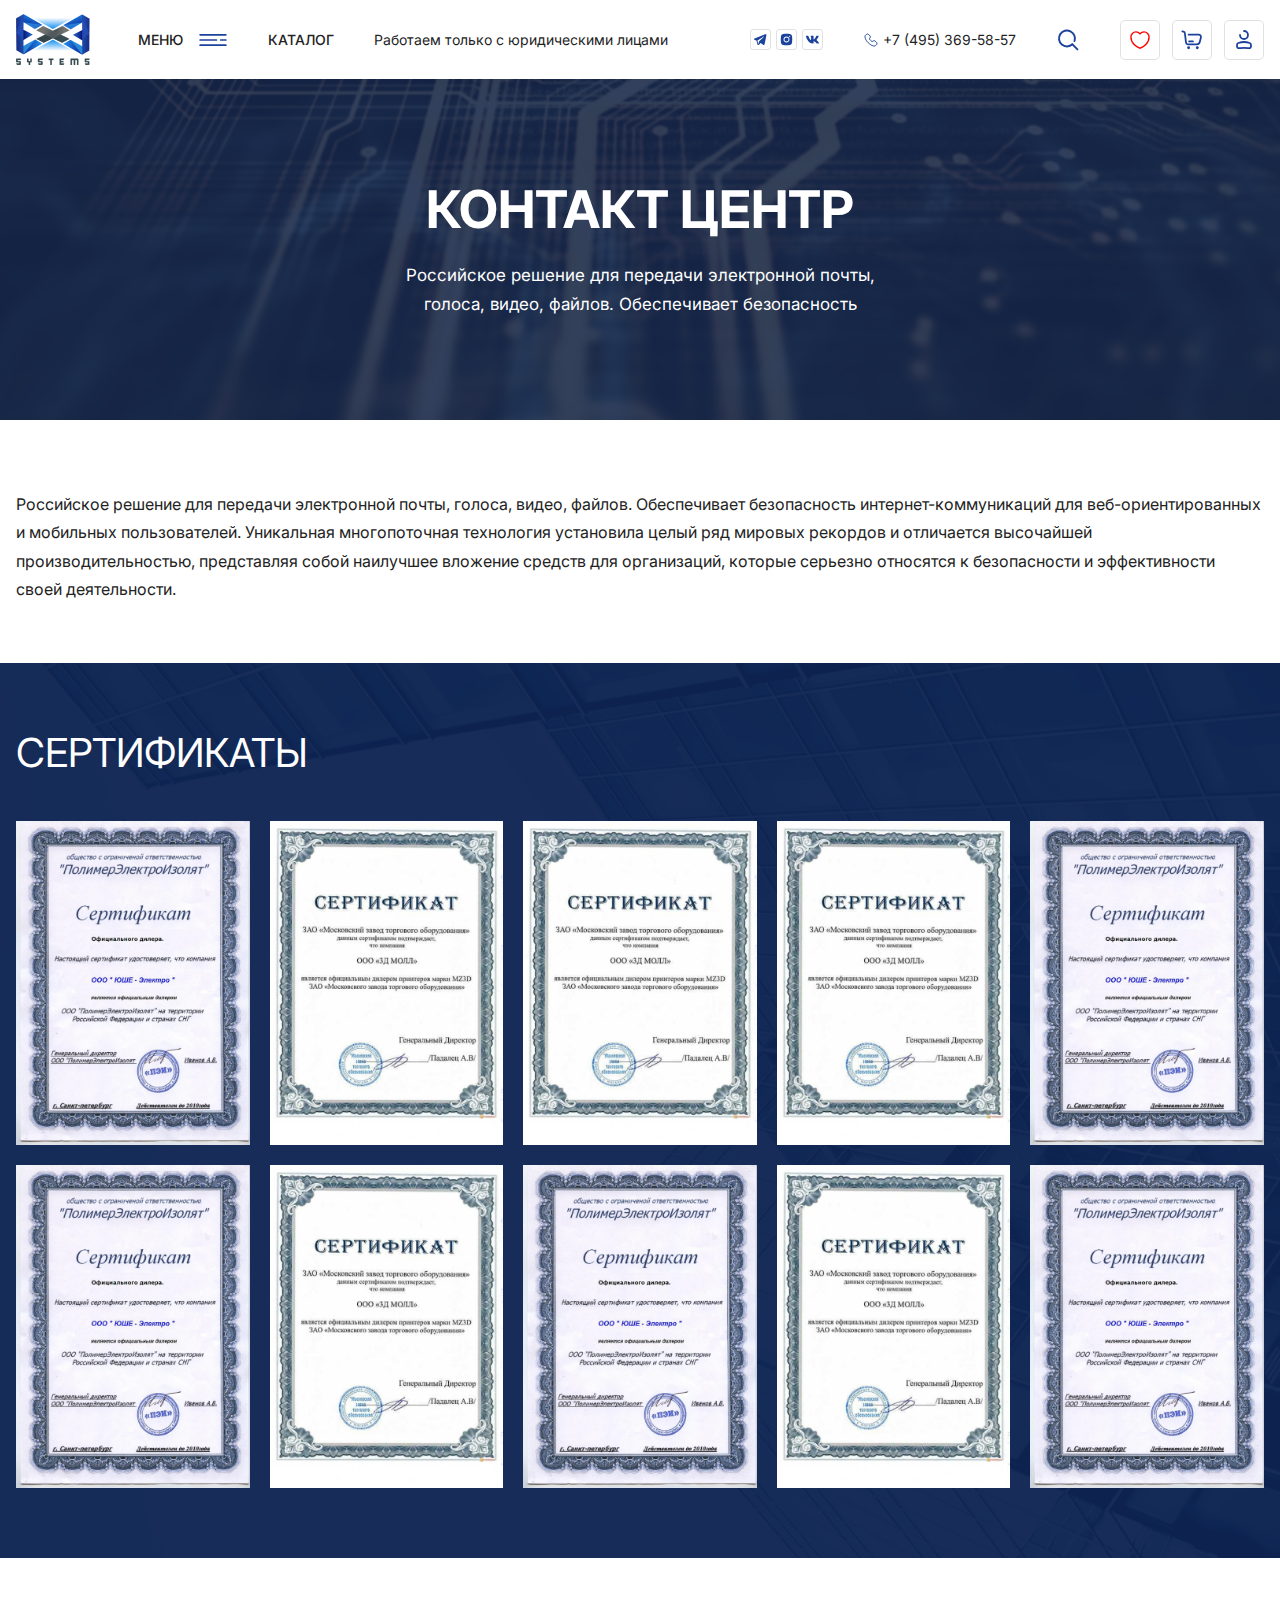
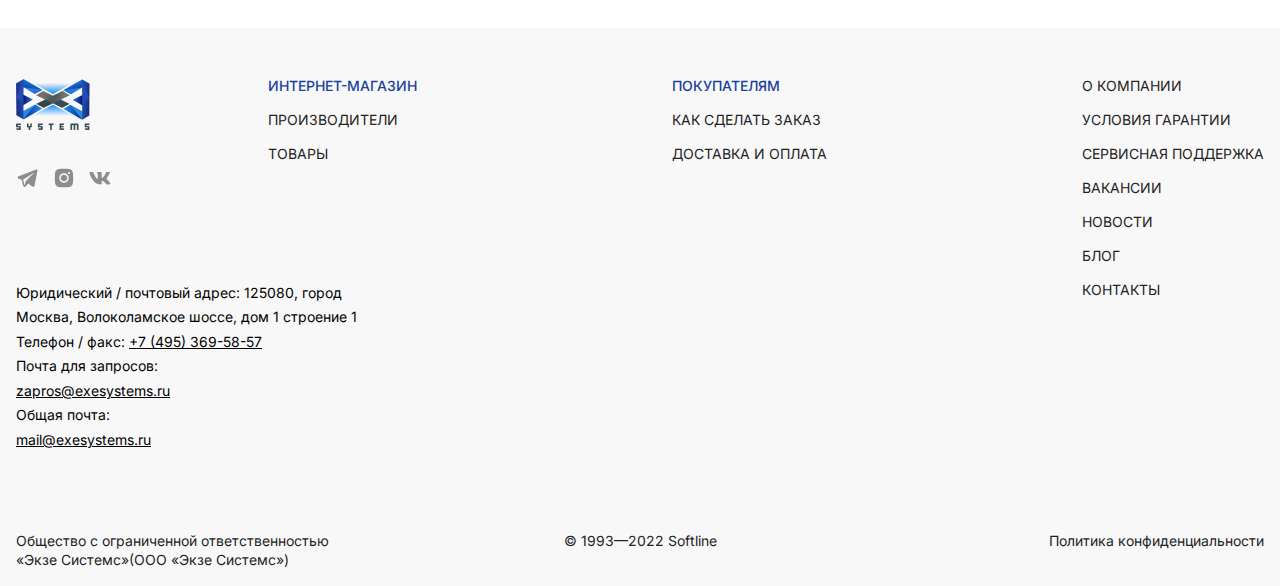
<file: certs.html>
<!DOCTYPE html>
<html lang="ru">
	<head>
		<meta http-equiv="Content-Type" content="text/html; charset=utf-8">

		<!-- Адаптирование страницы для мобильных устройств -->
		<meta name="viewport" content="width=device-width, initial-scale=1, maximum-scale=1">

		<!-- Запрет распознования номера телефона -->
		<meta name="format-detection" content="telephone=no">
		<meta name="SKYPE_TOOLBAR" content ="SKYPE_TOOLBAR_PARSER_COMPATIBLE">

		<!-- Заголовок страницы -->
		<title>Заголовок страницы</title>

		<!-- Данное значение часто используют(использовали) поисковые системы -->
		<meta name="description" content="">
		<meta name="keywords" content="">

		<!-- Изменение цвета панели моб. браузера -->
		<meta name="msapplication-TileColor" content="#1B429C">
		<meta name="theme-color" content="#1B429C">

		<!-- Подключение шрифтов с гугла -->
		<link rel="preconnect" href="https://fonts.googleapis.com">
		<link rel="preconnect" href="https://fonts.gstatic.com" crossorigin>
		<link href="https://fonts.googleapis.com/css2?family=Inter:wght@100;200;300;400;500;600;700;800;900&display=swap" rel="stylesheet">

		<!-- Подключение файлов стилей -->
		<link rel="stylesheet" href="css/swiper-bundle.min.css" async>
		<link rel="stylesheet" href="css/swiper.css" async>
		<link rel="stylesheet" href="css/fancybox.css" async>
		<link rel="stylesheet" href="css/ion.rangeSlider.css" async>
		<link rel="stylesheet" href="css/styles.css" async>

		<link rel="stylesheet" href="css/response_1899.css" media="print, (max-width: 1899px)" async>
		<link rel="stylesheet" href="css/response_1439.css" media="print, (max-width: 1439px)" async>
		<link rel="stylesheet" href="css/response_1279.css" media="print, (max-width: 1279px)" async>
		<link rel="stylesheet" href="css/response_1023.css" media="print, (max-width: 1023px)" async>
		<link rel="stylesheet" href="css/response_767.css" media="print, (max-width: 767px)" async>
		<link rel="stylesheet" href="css/response_479.css" media="(max-width: 479px)" async>
	</head>

	<body>
		<div class="wrap">
			<div class="main">
				<header>
					<div class="cont row">
						<div class="logo">
							<img src="images/logo.png" alt="">
						</div>

						<button class="menu_btn">
							<span>Меню</span>
							<svg class="icon"><use xlink:href="images/sprite.svg#ic_menu"></use></svg>
							<svg class="icon"><use xlink:href="images/sprite.svg#ic_delete"></use></svg>
						</button>

						<div class="catalog_link">
							<a href="/">Каталог</a>
						</div>

						<div class="exp">Работаем только с юридическими лицами</div>

						<div class="socials">
							<a href="/" target="_blank" rel="noopener nofollow">
								<svg class="icon"><use xlink:href="images/sprite.svg#ic_telegram"></use></svg>
							</a>

							<a href="/" target="_blank" rel="noopener nofollow">
								<svg class="icon"><use xlink:href="images/sprite.svg#ic_instagram"></use></svg>
							</a>

							<a href="/" target="_blank" rel="noopener nofollow">
								<svg class="icon"><use xlink:href="images/sprite.svg#ic_vk"></use></svg>
							</a>
						</div>

						<div class="phone">
							<a href="tel:+74953695857">
								<svg class="icon"><use xlink:href="images/sprite.svg#ic_phone"></use></svg>
								<span>+7 (495) 369-58-57</span>
							</a>
						</div>

						<button class="search_btn">
							<svg class="icon"><use xlink:href="images/sprite.svg#ic_search"></use></svg>
						</button>

						<div class="links">
							<div><a href="/" class="favorites_link active">
								<svg class="icon"><use xlink:href="images/sprite.svg#ic_favorite"></use></svg>

								<div class="exp">Избранное</div>
							</a></div>

							<div><a href="/">
								<svg class="icon"><use xlink:href="images/sprite.svg#ic_cart"></use></svg>

								<div class="exp">Корзина</div>
							</a></div>

							<div><button class="btn modal_btn" data-modal="login_modal">
								<svg class="icon"><use xlink:href="images/sprite.svg#ic_user"></use></svg>

								<div class="exp">Аккаунт</div>
							</button></div>
						</div>
					</div>
				</header>


				<section class="main_menu">
					<button class="close_btn">
						<svg class="icon"><use xlink:href="images/sprite.svg#ic_close"></use></svg>
					</button>

					<div class="data">
						<div><a href="/">О компании</a></div>
						<div><a href="/">Каталог</a></div>
						<div><a href="/">Акции</a></div>
						<div><a href="/">Вакансии</a></div>
					</div>

					<div class="image">
						<img data-src="images/menu_img.jpg" alt="" class="lazyload">
					</div>
				</section>


				<section class="main_search">
					<button class="close_btn">
						<svg class="icon"><use xlink:href="images/sprite.svg#ic_close"></use></svg>
					</button>

					<div class="data">
						<div class="title">Поиск</div>

						<form action="">
							<input type="text" name="" value="" class="input" placeholder="Поиск">

							<button type="submit" class="submit_btn">
								<svg class="icon"><use xlink:href="images/sprite.svg#ic_search"></use></svg>
							</button>
						</form>
					</div>

					<div class="image">
						<img data-src="images/search_img.jpg" alt="" class="lazyload">
					</div>
				</section>


				<section class="page_head block">
					<div class="cont mini">
						<h1 class="title">Контакт Центр</h1>

						<div class="desc">Российское решение для передачи электронной почты, голоса, видео, файлов. Обеспечивает безопасность</div>
					</div>

					<img data-src="images/tmp/bg_page_head.jpg" alt="" class="bg lazyload">
				</section>


				<section class="bottom_text block">
					<div class="cont mini">
						<div class="text_block">
							<p>Российское решение для передачи электронной почты, голоса, видео, файлов. Обеспечивает безопасность интернет-коммуникаций для веб-ориентированных и мобильных пользователей. Уникальная многопоточная технология установила целый ряд мировых рекордов и отличается высочайшей производительностью, представляя собой наилучшее вложение средств для организаций, которые серьезно относятся к безопасности и эффективности своей деятельности.</p>
						</div>
					</div>
				</section>


				<section class="certs block">
					<div class="cont mini">
						<div class="block_head big_m">
							<div class="title">Сертификаты</div>
						</div>

						<div class="row">
							<div class="item">
								<a href="images/tmp/cert_thumb.jpg" data-fancybox class="fancy_img">
									<img data-src="images/tmp/cert_thumb.jpg" alt="" class="lazyload">
								</a>
							</div>

							<div class="item">
								<a href="images/tmp/cert_thumb2.jpg" data-fancybox class="fancy_img">
									<img data-src="images/tmp/cert_thumb2.jpg" alt="" class="lazyload">
								</a>
							</div>

							<div class="item">
								<a href="images/tmp/cert_thumb2.jpg" data-fancybox class="fancy_img">
									<img data-src="images/tmp/cert_thumb2.jpg" alt="" class="lazyload">
								</a>
							</div>

							<div class="item">
								<a href="images/tmp/cert_thumb2.jpg" data-fancybox class="fancy_img">
									<img data-src="images/tmp/cert_thumb2.jpg" alt="" class="lazyload">
								</a>
							</div>

							<div class="item">
								<a href="images/tmp/cert_thumb.jpg" data-fancybox class="fancy_img">
									<img data-src="images/tmp/cert_thumb.jpg" alt="" class="lazyload">
								</a>
							</div>

							<div class="item">
								<a href="images/tmp/cert_thumb.jpg" data-fancybox class="fancy_img">
									<img data-src="images/tmp/cert_thumb.jpg" alt="" class="lazyload">
								</a>
							</div>

							<div class="item">
								<a href="images/tmp/cert_thumb2.jpg" data-fancybox class="fancy_img">
									<img data-src="images/tmp/cert_thumb2.jpg" alt="" class="lazyload">
								</a>
							</div>

							<div class="item">
								<a href="images/tmp/cert_thumb.jpg" data-fancybox class="fancy_img">
									<img data-src="images/tmp/cert_thumb.jpg" alt="" class="lazyload">
								</a>
							</div>

							<div class="item">
								<a href="images/tmp/cert_thumb2.jpg" data-fancybox class="fancy_img">
									<img data-src="images/tmp/cert_thumb2.jpg" alt="" class="lazyload">
								</a>
							</div>

							<div class="item">
								<a href="images/tmp/cert_thumb.jpg" data-fancybox class="fancy_img">
									<img data-src="images/tmp/cert_thumb.jpg" alt="" class="lazyload">
								</a>
							</div>
						</div>
					</div>

					<img data-src="images/bg_certs.jpg" alt="" class="bg lazyload">
				</section>
			</div>


			<footer>
				<div class="cont mini row">
					<div class="col">
						<div class="logo">
							<img src="images/logo.png" alt="">
						</div>

						<div class="socials">
							<a href="/" target="_blank" rel="noopener nofollow">
								<svg class="icon"><use xlink:href="images/sprite.svg#ic_telegram"></use></svg>
							</a>

							<a href="/" target="_blank" rel="noopener nofollow">
								<svg class="icon"><use xlink:href="images/sprite.svg#ic_instagram"></use></svg>
							</a>

							<a href="/" target="_blank" rel="noopener nofollow">
								<svg class="icon"><use xlink:href="images/sprite.svg#ic_vk"></use></svg>
							</a>
						</div>
					</div>

					<div class="links">
						<div class="title">Интернет-магазин</div>

						<div class="items">
							<div><a href="/">Производители</a></div>
							<div><a href="/">Товары</a></div>
						</div>
					</div>

					<div class="links">
						<div class="title">Покупателям</div>

						<div class="items">
							<div><a href="/">Как сделать заказ</a></div>
							<div><a href="/">Доставка и оплата</a></div>
						</div>
					</div>

					<div class="menu">
						<div><a href="/">О компании</a></div>
						<div><a href="/">Условия гарантии</a></div>
						<div><a href="/">Сервисная поддержка</a></div>
						<div><a href="/">Вакансии</a></div>
						<div><a href="/">Новости</a></div>
						<div><a href="/">Блог</a></div>
						<div><a href="/">Контакты</a></div>
					</div>

					<div class="contacts">
						Юридический / почтовый адрес: 125080, город<br> Москва, Волоколамское шоссе, дом 1 строение 1<br>
						Телефон / факс: <a href="tel:+74953695857">+7 (495) 369-58-57</a><br>
						Почта для запросов:<br>
						<a href="mailto:zapros@exesystems.ru">zapros@exesystems.ru</a><br>
						Общая почта:<br>
						<a href="mailto:mail@exesystems.ru">mail@exesystems.ru</a>
					</div>
				</div>

				<div class="cont mini row">
					<div class="company">Общество с ограниченной ответственностью «Экзе Системс»(ООО «Экзе Системс»)</div>

					<div class="copyright">&copy; 1993—2022 Softline</div>

					<div class="privacy_policy_link">
						<a href="/">Политика конфиденциальности</a>
					</div>
				</div>
			</footer>


			<div class="overlay"></div>
		</div>


		<section class="modal" id="register_modal">
			<div class="modal_title">Регистрация</div>

			<form action="" class="form" autocomplete="off">
				<div class="line">
					<div class="field">
						<input type="email" name="" value="" class="input" placeholder="E-mail">
					</div>
				</div>

				<div class="line">
					<div class="field">
						<input type="password" name="" value="" class="input" placeholder="Пароль" autocomplete="new-password">
					</div>
				</div>

				<div class="line">
					<div class="field">
						<input type="text" name="" value="" class="input" placeholder="Ключ">
					</div>
				</div>

				<div class="submit">
					<button type="submit" class="submit_btn">Регистрация</button>
				</div>
			</form>
		</section>


		<section class="modal" id="login_modal">
			<div class="modal_title">Вход</div>

			<form action="" class="form" autocomplete="off">
				<div class="line">
					<div class="field">
						<input type="email" name="" value="" class="input" placeholder="E-mail">
					</div>
				</div>

				<div class="line">
					<div class="field">
						<input type="password" name="" value="" class="input" placeholder="Новый пароль" autocomplete="new-password">
					</div>
				</div>

				<div class="submit">
					<button class="recovery_btn modal_btn" data-modal="recovery_modal">Забыли пароль?</button>

					<button type="submit" class="submit_btn">Войти</button>
				</div>
			</form>
		</section>


		<section class="modal" id="recovery_modal">
			<div class="modal_title">Изменить пароль</div>

			<form action="" class="form" autocomplete="off">
				<div class="line">
					<div class="field">
						<input type="password" name="" value="" class="input" placeholder="Старый пароль">
					</div>
				</div>

				<div class="line">
					<div class="field">
						<input type="password" name="" value="" class="input" placeholder="Новый пароль" autocomplete="new-password">
					</div>
				</div>

				<div class="submit">
					<button type="submit" class="submit_btn">Изменить</button>
				</div>
			</form>
		</section>


		<!-- Подключение javascript файлов -->
		<script src="js/jquery-3.6.3.min.js"></script>
		<script src="js/functions.js"></script>
		<script src="js/swiper-bundle.min.js"></script>
		<script src="js/fancybox.js"></script>
		<script src="js/imask.js"></script>
		<script src="js/nice-select2.js"></script>
		<script src="js/ion.rangeSlider.min.js"></script>
		<script src="js/scripts.js"></script>
	</body>
</html>
</file>
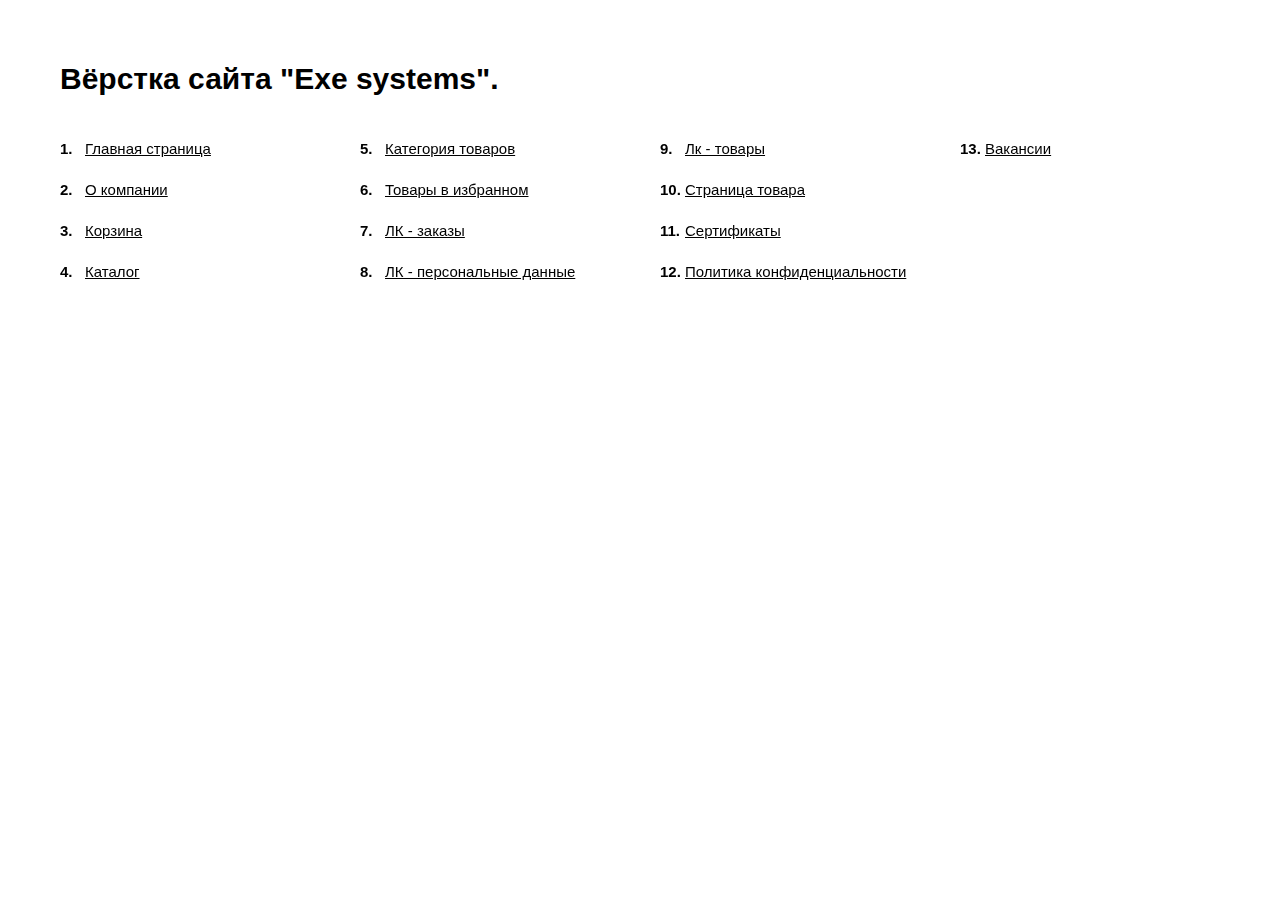
<file: demo_links.html>
<!DOCTYPE html>
<html lang="ru">
	<head>
		<meta http-equiv="Content-Type" content="text/html; charset=utf-8">

		<!-- Адаптирование страницы для мобильных устройств -->
		<meta name="viewport" content="width=device-width, initial-scale=1, maximum-scale=1">

		<!-- Запрет распознования номера телефона -->
		<meta name="format-detection" content="telephone=no">
		<meta name="SKYPE_TOOLBAR" content ="SKYPE_TOOLBAR_PARSER_COMPATIBLE">

		<style>
			*
			{
			    box-sizing: border-box;
			    margin: 0;
			    padding: 0;
			}

			*:before,
			*:after
			{
			    box-sizing: border-box;
			}


			.demo_links
			{
			    padding: 60px;
			}

			.demo_links .title
			{
			    font-family: Arial, 'Helvetica Neue', Helvetica, sans-serif;
			    font-size: 30px;
			    font-weight: 700;
			    line-height: 38px;

			    margin-bottom: 40px;
			}

			.demo_links ol
			{
			    font-family: Arial, 'Helvetica Neue', Helvetica, sans-serif;
			    font-size: 15px;
			    line-height: 21px;

			    counter-reset: li;

			    column-gap: 40px;
			    column-count: 4;
			}

			.demo_links ol li
			{
			    position: relative;

			    display: block;
			    overflow: hidden;

			    padding-left: 25px;

			    list-style-type: none;

			    transform: translateZ(0);

			    --webkit-column-break-inside: avoid;
			    page-break-inside: avoid;
			    break-inside: avoid;
			}

			.demo_links ol li + li
			{
			    margin-top: 20px;
			}

			.demo_links ol li:before
			{
			    color: var(--text_color);
			    font-weight: 700;

			    position: absolute;
			    top: 0;
			    left: 0;

			    content: counters(li, '.') '.';
			    counter-increment: li;
			}


			.demo_links li a
			{
			    color: #000;
			}

			.demo_links li a:hover
			{
			    text-decoration: none;
			}


			@media (max-width: 1279px)
			{
			    .demo_links ol
			    {
			        column-count: 3;
			    }
			}


			@media (max-width: 1023px)
			{
			    .demo_links
			    {
			        padding: 40px;
			    }

			    .demo_links .title
			    {
			        font-size: 28px;
			        line-height: 34px;

			        margin-bottom: 25px;
			    }

			    .demo_links ol
			    {
			        column-count: 2;
			    }
			}


			@media (max-width: 767px)
			{
			    .demo_links
			    {
			        padding: 30px;
			    }

			    .demo_links .title
			    {
			        font-size: 26px;
			        line-height: 32px;
			    }

			    .demo_links ol
			    {
			        column-gap: 40px;
			    }
			}


			@media (max-width: 479px)
			{
			    .demo_links
			    {
			        padding: 20px;
			    }

			    .demo_links .title
			    {
			        font-size: 22px;
			        line-height: 28px;

			        margin-bottom: 25px;
			    }

			    .demo_links ol
			    {
			        column-count: 1;
			    }

			    .demo_links ol li + li
			    {
			        margin-top: 15px;
			    }
			}

		</style>
	</head>

	<body>
		<div class="demo_links">
			<div class="title">Вёрстка сайта "Exe systems".</div>

			<ol>
				<li><a href="./index.html" target="_blank">Главная страница</a></li>
				<li><a href="./about.html" target="_blank">О компании</a></li>
				<li><a href="./cart.html" target="_blank">Корзина</a></li>
				<li><a href="./catalog.html" target="_blank">Каталог</a></li>
				<li><a href="./category.html" target="_blank">Категория товаров</a></li>
				<li><a href="./favorites.html" target="_blank">Товары в избранном</a></li>
				<li><a href="./lk_orders.html" target="_blank">ЛК - заказы</a></li>
				<li><a href="./lk_personal.html" target="_blank">ЛК - персональные данные</a></li>
				<li><a href="./lk_products.html" target="_blank">Лк - товары</a></li>
				<li><a href="./product.html" target="_blank">Страница товара</a></li>
				<li><a href="./certs.html" target="_blank">Сертификаты</a></li>
				<li><a href="./privacy_policy.html" target="_blank">Политика конфиденциальности</a></li>
				<li><a href="./vacancies.html" target="_blank">Вакансии</a></li>
			</ol>
		</div>
	</body>
</html>
</file>
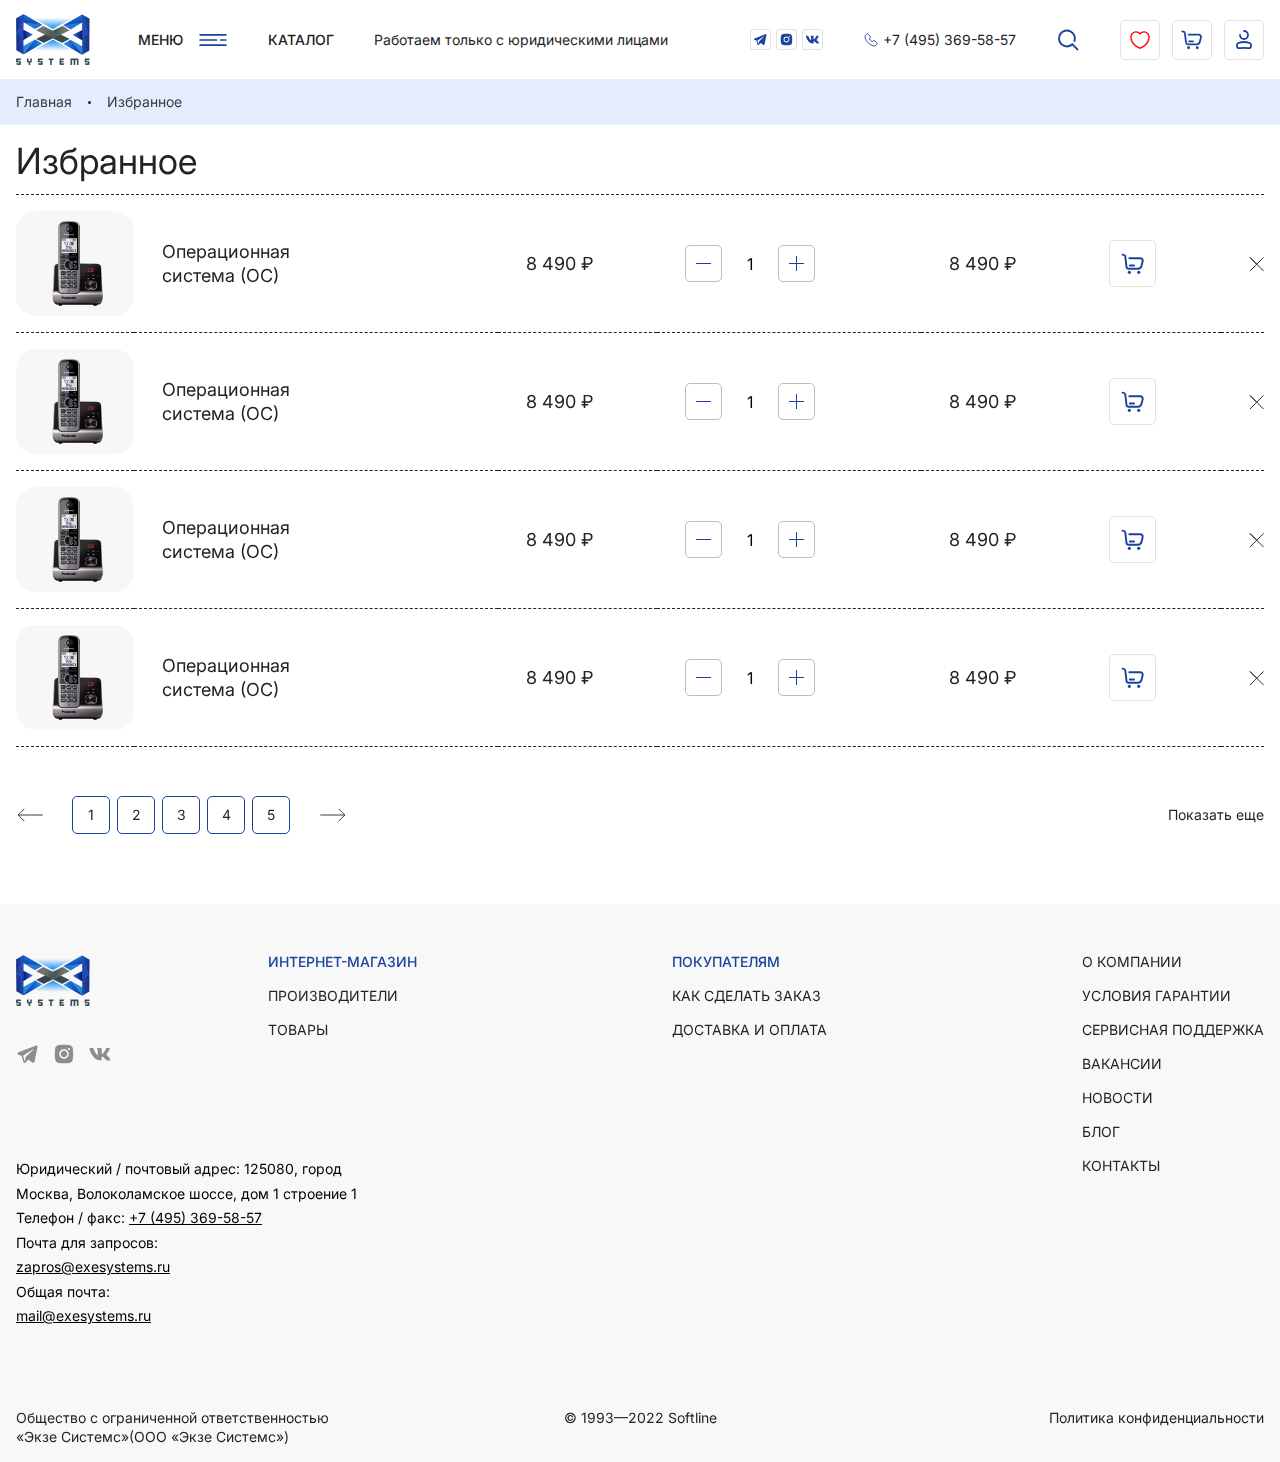
<file: favorites.html>
<!DOCTYPE html>
<html lang="ru">
	<head>
		<meta http-equiv="Content-Type" content="text/html; charset=utf-8">

		<!-- Адаптирование страницы для мобильных устройств -->
		<meta name="viewport" content="width=device-width, initial-scale=1, maximum-scale=1">

		<!-- Запрет распознования номера телефона -->
		<meta name="format-detection" content="telephone=no">
		<meta name="SKYPE_TOOLBAR" content ="SKYPE_TOOLBAR_PARSER_COMPATIBLE">

		<!-- Заголовок страницы -->
		<title>Заголовок страницы</title>

		<!-- Данное значение часто используют(использовали) поисковые системы -->
		<meta name="description" content="">
		<meta name="keywords" content="">

		<!-- Изменение цвета панели моб. браузера -->
		<meta name="msapplication-TileColor" content="#1B429C">
		<meta name="theme-color" content="#1B429C">

		<!-- Подключение шрифтов с гугла -->
		<link rel="preconnect" href="https://fonts.googleapis.com">
		<link rel="preconnect" href="https://fonts.gstatic.com" crossorigin>
		<link href="https://fonts.googleapis.com/css2?family=Inter:wght@100;200;300;400;500;600;700;800;900&display=swap" rel="stylesheet">

		<!-- Подключение файлов стилей -->
		<link rel="stylesheet" href="css/swiper-bundle.min.css" async>
		<link rel="stylesheet" href="css/swiper.css" async>
		<link rel="stylesheet" href="css/fancybox.css" async>
		<link rel="stylesheet" href="css/ion.rangeSlider.css" async>
		<link rel="stylesheet" href="css/styles.css" async>

		<link rel="stylesheet" href="css/response_1899.css" media="print, (max-width: 1899px)" async>
		<link rel="stylesheet" href="css/response_1439.css" media="print, (max-width: 1439px)" async>
		<link rel="stylesheet" href="css/response_1279.css" media="print, (max-width: 1279px)" async>
		<link rel="stylesheet" href="css/response_1023.css" media="print, (max-width: 1023px)" async>
		<link rel="stylesheet" href="css/response_767.css" media="print, (max-width: 767px)" async>
		<link rel="stylesheet" href="css/response_479.css" media="(max-width: 479px)" async>
	</head>

	<body>
		<div class="wrap">
			<div class="main">
				<header>
					<div class="cont row">
						<div class="logo">
							<img src="images/logo.png" alt="">
						</div>

						<button class="menu_btn">
							<span>Меню</span>
							<svg class="icon"><use xlink:href="images/sprite.svg#ic_menu"></use></svg>
							<svg class="icon"><use xlink:href="images/sprite.svg#ic_delete"></use></svg>
						</button>

						<div class="catalog_link">
							<a href="/">Каталог</a>
						</div>

						<div class="exp">Работаем только с юридическими лицами</div>

						<div class="socials">
							<a href="/" target="_blank" rel="noopener nofollow">
								<svg class="icon"><use xlink:href="images/sprite.svg#ic_telegram"></use></svg>
							</a>

							<a href="/" target="_blank" rel="noopener nofollow">
								<svg class="icon"><use xlink:href="images/sprite.svg#ic_instagram"></use></svg>
							</a>

							<a href="/" target="_blank" rel="noopener nofollow">
								<svg class="icon"><use xlink:href="images/sprite.svg#ic_vk"></use></svg>
							</a>
						</div>

						<div class="phone">
							<a href="tel:+74953695857">
								<svg class="icon"><use xlink:href="images/sprite.svg#ic_phone"></use></svg>
								<span>+7 (495) 369-58-57</span>
							</a>
						</div>

						<button class="search_btn">
							<svg class="icon"><use xlink:href="images/sprite.svg#ic_search"></use></svg>
						</button>

						<div class="links">
							<div><a href="/" class="favorites_link active">
								<svg class="icon"><use xlink:href="images/sprite.svg#ic_favorite"></use></svg>

								<div class="exp">Избранное</div>
							</a></div>

							<div><a href="/">
								<svg class="icon"><use xlink:href="images/sprite.svg#ic_cart"></use></svg>

								<div class="exp">Корзина</div>
							</a></div>

							<div><button class="btn modal_btn" data-modal="login_modal">
								<svg class="icon"><use xlink:href="images/sprite.svg#ic_user"></use></svg>

								<div class="exp">Аккаунт</div>
							</button></div>
						</div>
					</div>
				</header>


				<section class="main_menu">
					<button class="close_btn">
						<svg class="icon"><use xlink:href="images/sprite.svg#ic_close"></use></svg>
					</button>

					<div class="data">
						<div><a href="/">О компании</a></div>
						<div><a href="/">Каталог</a></div>
						<div><a href="/">Акции</a></div>
						<div><a href="/">Вакансии</a></div>
					</div>

					<div class="image">
						<img data-src="images/menu_img.jpg" alt="" class="lazyload">
					</div>
				</section>


				<section class="main_search">
					<button class="close_btn">
						<svg class="icon"><use xlink:href="images/sprite.svg#ic_close"></use></svg>
					</button>

					<div class="data">
						<div class="title">Поиск</div>

						<form action="">
							<input type="text" name="" value="" class="input" placeholder="Поиск">

							<button type="submit" class="submit_btn">
								<svg class="icon"><use xlink:href="images/sprite.svg#ic_search"></use></svg>
							</button>
						</form>
					</div>

					<div class="image">
						<img data-src="images/search_img.jpg" alt="" class="lazyload">
					</div>
				</section>


				<section class="breadcrumbs">
					<div class="cont mini">
						<a href="/">Главная</a> <span class="sep"></span>
						<span class="current">Избранное</span>
					</div>
				</section>


				<section class="cart_info block">
					<div class="cont">
						<div class="block_title no_m">Избранное</div>

						<table>
							<tbody>
								<tr>
									<td class="thumb">
										<a href="/" target="_blank">
											<img data-src="images/tmp/product_img.jpg" alt="" class="lazyload">
										</a>
									</td>

									<td class="name">
										<a href="/" target="_blank">Операционная система (ОС)</a>
									</td>

									<td class="price" data-column="Цена" data-price="8490">
										<span>8 490</span> ₽
									</td>

									<td class="amount" data-column="Количество">
										<div>
											<button type="button" class="btn minus update_price"></button>

											<input type="text" value="1" class="input"
											  data-minimum="1" data-maximum="99" data-step="1" data-unit="" maxlength="2">

											<button type="button" class="btn plus update_price"></button>
										</div>
									</td>

									<td class="price total" data-column="Итого">
										<span>8 490</span> ₽
									</td>

									<td class="buy">
										<button class="btn">
											<svg class="icon"><use xlink:href="images/sprite.svg#ic_cart"></use></svg>
										</button>
									</td>

									<td class="delete">
										<button class="btn">
											<svg class="icon"><use xlink:href="images/sprite.svg#ic_delete"></use></svg>
										</button>
									</td>
								</tr>

								<tr>
									<td class="thumb">
										<a href="/" target="_blank">
											<img data-src="images/tmp/product_img.jpg" alt="" class="lazyload">
										</a>
									</td>

									<td class="name">
										<a href="/" target="_blank">Операционная система (ОС)</a>
									</td>

									<td class="price" data-column="Цена" data-price="8490">
										<span>8 490</span> ₽
									</td>

									<td class="amount" data-column="Количество">
										<div>
											<button type="button" class="btn minus update_price"></button>

											<input type="text" value="1" class="input"
											  data-minimum="1" data-maximum="99" data-step="1" data-unit="" maxlength="2">

											<button type="button" class="btn plus update_price"></button>
										</div>
									</td>

									<td class="price total" data-column="Итого">
										<span>8 490</span> ₽
									</td>

									<td class="buy">
										<button class="btn">
											<svg class="icon"><use xlink:href="images/sprite.svg#ic_cart"></use></svg>
										</button>
									</td>

									<td class="delete">
										<button class="btn">
											<svg class="icon"><use xlink:href="images/sprite.svg#ic_delete"></use></svg>
										</button>
									</td>
								</tr>

								<tr>
									<td class="thumb">
										<a href="/" target="_blank">
											<img data-src="images/tmp/product_img.jpg" alt="" class="lazyload">
										</a>
									</td>

									<td class="name">
										<a href="/" target="_blank">Операционная система (ОС)</a>
									</td>

									<td class="price" data-column="Цена" data-price="8490">
										<span>8 490</span> ₽
									</td>

									<td class="amount" data-column="Количество">
										<div>
											<button type="button" class="btn minus update_price"></button>

											<input type="text" value="1" class="input"
											  data-minimum="1" data-maximum="99" data-step="1" data-unit="" maxlength="2">

											<button type="button" class="btn plus update_price"></button>
										</div>
									</td>

									<td class="price total" data-column="Итого">
										<span>8 490</span> ₽
									</td>

									<td class="buy">
										<button class="btn">
											<svg class="icon"><use xlink:href="images/sprite.svg#ic_cart"></use></svg>
										</button>
									</td>

									<td class="delete">
										<button class="btn">
											<svg class="icon"><use xlink:href="images/sprite.svg#ic_delete"></use></svg>
										</button>
									</td>
								</tr>

								<tr>
									<td class="thumb">
										<a href="/" target="_blank">
											<img data-src="images/tmp/product_img.jpg" alt="" class="lazyload">
										</a>
									</td>

									<td class="name">
										<a href="/" target="_blank">Операционная система (ОС)</a>
									</td>

									<td class="price" data-column="Цена" data-price="8490">
										<span>8 490</span> ₽
									</td>

									<td class="amount" data-column="Количество">
										<div>
											<button type="button" class="btn minus update_price"></button>

											<input type="text" value="1" class="input"
											  data-minimum="1" data-maximum="99" data-step="1" data-unit="" maxlength="2">

											<button type="button" class="btn plus update_price"></button>
										</div>
									</td>

									<td class="price total" data-column="Итого">
										<span>8 490</span> ₽
									</td>

									<td class="buy">
										<button class="btn">
											<svg class="icon"><use xlink:href="images/sprite.svg#ic_cart"></use></svg>
										</button>
									</td>

									<td class="delete">
										<button class="btn">
											<svg class="icon"><use xlink:href="images/sprite.svg#ic_delete"></use></svg>
										</button>
									</td>
								</tr>
							</tbody>
						</table>

						<div class="pagination">
							<a href="/" class="prev">
								<svg class="icon"><use xlink:href="images/sprite.svg#ic_arrow_hor2"></use></svg>
							</a>

							<a class="active">1</a>
							<a href="/">2</a>
							<a href="/">3</a>
							<a href="/">4</a>
							<a href="/">5</a>

							<a href="/" class="next">
								<svg class="icon"><use xlink:href="images/sprite.svg#ic_arrow_hor2"></use></svg>
							</a>

							<button class="load_more_btn">Показать еще</button>
						</div>
					</div>
				</section>
			</div>


			<footer>
				<div class="cont mini row">
					<div class="col">
						<div class="logo">
							<img src="images/logo.png" alt="">
						</div>

						<div class="socials">
							<a href="/" target="_blank" rel="noopener nofollow">
								<svg class="icon"><use xlink:href="images/sprite.svg#ic_telegram"></use></svg>
							</a>

							<a href="/" target="_blank" rel="noopener nofollow">
								<svg class="icon"><use xlink:href="images/sprite.svg#ic_instagram"></use></svg>
							</a>

							<a href="/" target="_blank" rel="noopener nofollow">
								<svg class="icon"><use xlink:href="images/sprite.svg#ic_vk"></use></svg>
							</a>
						</div>
					</div>

					<div class="links">
						<div class="title">Интернет-магазин</div>

						<div class="items">
							<div><a href="/">Производители</a></div>
							<div><a href="/">Товары</a></div>
						</div>
					</div>

					<div class="links">
						<div class="title">Покупателям</div>

						<div class="items">
							<div><a href="/">Как сделать заказ</a></div>
							<div><a href="/">Доставка и оплата</a></div>
						</div>
					</div>

					<div class="menu">
						<div><a href="/">О компании</a></div>
						<div><a href="/">Условия гарантии</a></div>
						<div><a href="/">Сервисная поддержка</a></div>
						<div><a href="/">Вакансии</a></div>
						<div><a href="/">Новости</a></div>
						<div><a href="/">Блог</a></div>
						<div><a href="/">Контакты</a></div>
					</div>

					<div class="contacts">
						Юридический / почтовый адрес: 125080, город<br> Москва, Волоколамское шоссе, дом 1 строение 1<br>
						Телефон / факс: <a href="tel:+74953695857">+7 (495) 369-58-57</a><br>
						Почта для запросов:<br>
						<a href="mailto:zapros@exesystems.ru">zapros@exesystems.ru</a><br>
						Общая почта:<br>
						<a href="mailto:mail@exesystems.ru">mail@exesystems.ru</a>
					</div>
				</div>

				<div class="cont mini row">
					<div class="company">Общество с ограниченной ответственностью «Экзе Системс»(ООО «Экзе Системс»)</div>

					<div class="copyright">&copy; 1993—2022 Softline</div>

					<div class="privacy_policy_link">
						<a href="/">Политика конфиденциальности</a>
					</div>
				</div>
			</footer>


			<div class="overlay"></div>
		</div>


		<section class="modal" id="register_modal">
			<div class="modal_title">Регистрация</div>

			<form action="" class="form" autocomplete="off">
				<div class="line">
					<div class="field">
						<input type="email" name="" value="" class="input" placeholder="E-mail">
					</div>
				</div>

				<div class="line">
					<div class="field">
						<input type="password" name="" value="" class="input" placeholder="Пароль" autocomplete="new-password">
					</div>
				</div>

				<div class="line">
					<div class="field">
						<input type="text" name="" value="" class="input" placeholder="Ключ">
					</div>
				</div>

				<div class="submit">
					<button type="submit" class="submit_btn">Регистрация</button>
				</div>
			</form>
		</section>


		<section class="modal" id="login_modal">
			<div class="modal_title">Вход</div>

			<form action="" class="form" autocomplete="off">
				<div class="line">
					<div class="field">
						<input type="email" name="" value="" class="input" placeholder="E-mail">
					</div>
				</div>

				<div class="line">
					<div class="field">
						<input type="password" name="" value="" class="input" placeholder="Новый пароль" autocomplete="new-password">
					</div>
				</div>

				<div class="submit">
					<button class="recovery_btn modal_btn" data-modal="recovery_modal">Забыли пароль?</button>

					<button type="submit" class="submit_btn">Войти</button>
				</div>
			</form>
		</section>


		<section class="modal" id="recovery_modal">
			<div class="modal_title">Изменить пароль</div>

			<form action="" class="form" autocomplete="off">
				<div class="line">
					<div class="field">
						<input type="password" name="" value="" class="input" placeholder="Старый пароль">
					</div>
				</div>

				<div class="line">
					<div class="field">
						<input type="password" name="" value="" class="input" placeholder="Новый пароль" autocomplete="new-password">
					</div>
				</div>

				<div class="submit">
					<button type="submit" class="submit_btn">Изменить</button>
				</div>
			</form>
		</section>


		<!-- Подключение javascript файлов -->
		<script src="js/jquery-3.6.3.min.js"></script>
		<script src="js/functions.js"></script>
		<script src="js/swiper-bundle.min.js"></script>
		<script src="js/fancybox.js"></script>
		<script src="js/imask.js"></script>
		<script src="js/nice-select2.js"></script>
		<script src="js/ion.rangeSlider.min.js"></script>
		<script src="js/scripts.js"></script>
	</body>
</html>
</file>
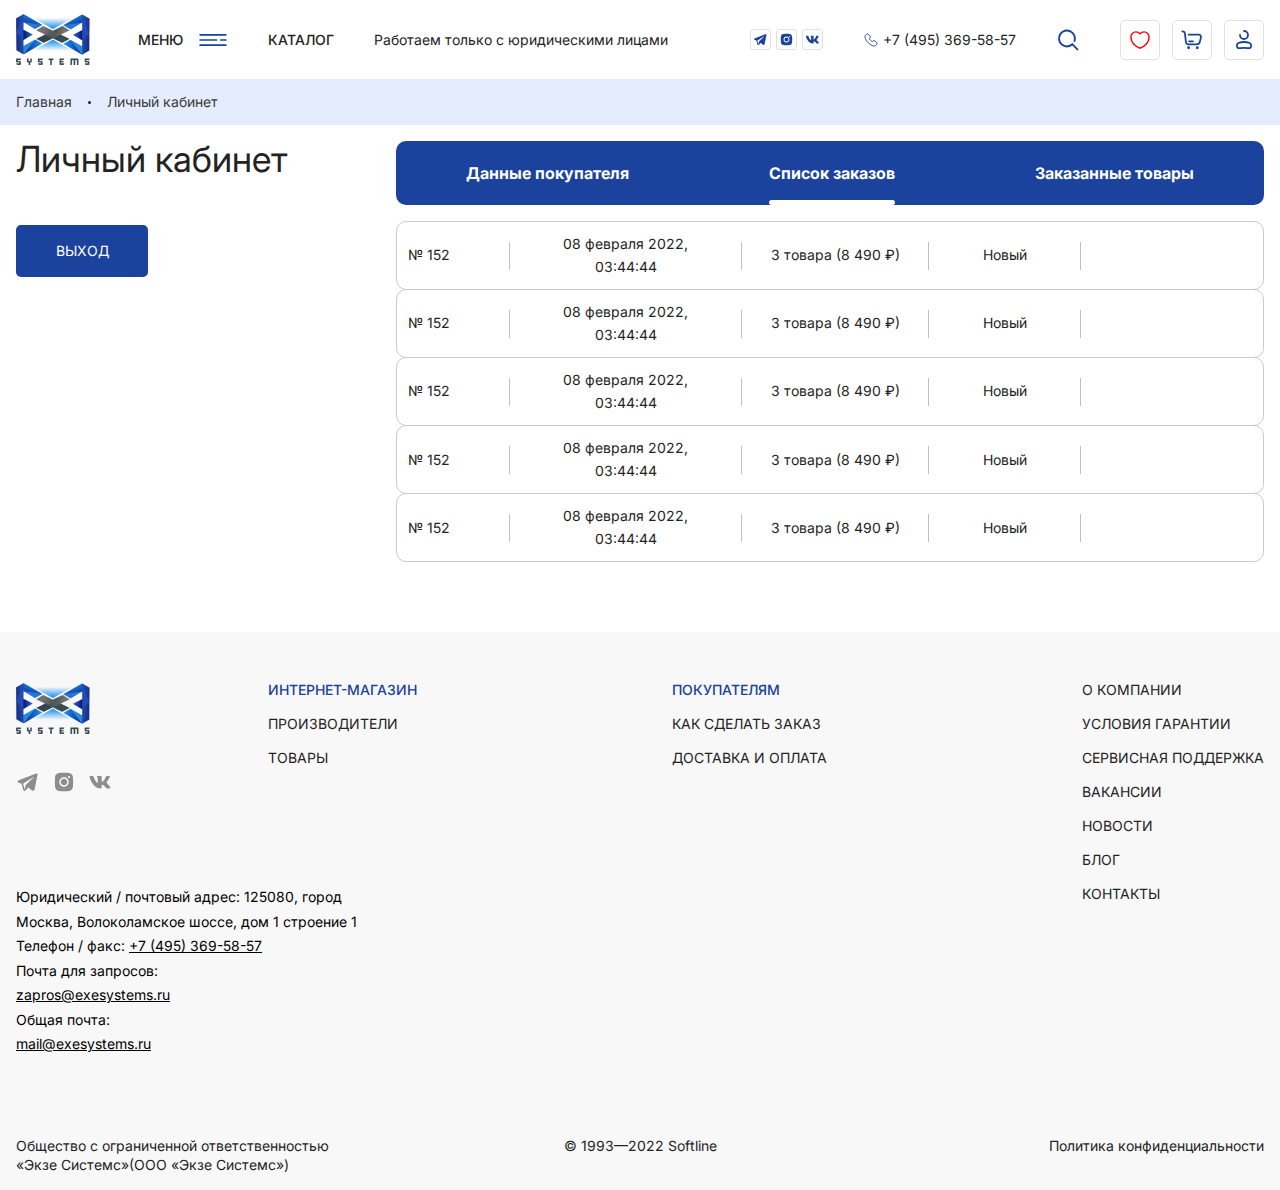
<file: lk_orders.html>
<!DOCTYPE html>
<html lang="ru">
	<head>
		<meta http-equiv="Content-Type" content="text/html; charset=utf-8">

		<!-- Адаптирование страницы для мобильных устройств -->
		<meta name="viewport" content="width=device-width, initial-scale=1, maximum-scale=1">

		<!-- Запрет распознования номера телефона -->
		<meta name="format-detection" content="telephone=no">
		<meta name="SKYPE_TOOLBAR" content ="SKYPE_TOOLBAR_PARSER_COMPATIBLE">

		<!-- Заголовок страницы -->
		<title>Заголовок страницы</title>

		<!-- Данное значение часто используют(использовали) поисковые системы -->
		<meta name="description" content="">
		<meta name="keywords" content="">

		<!-- Изменение цвета панели моб. браузера -->
		<meta name="msapplication-TileColor" content="#1B429C">
		<meta name="theme-color" content="#1B429C">

		<!-- Подключение шрифтов с гугла -->
		<link rel="preconnect" href="https://fonts.googleapis.com">
		<link rel="preconnect" href="https://fonts.gstatic.com" crossorigin>
		<link href="https://fonts.googleapis.com/css2?family=Inter:wght@100;200;300;400;500;600;700;800;900&display=swap" rel="stylesheet">

		<!-- Подключение файлов стилей -->
		<link rel="stylesheet" href="css/swiper-bundle.min.css" async>
		<link rel="stylesheet" href="css/swiper.css" async>
		<link rel="stylesheet" href="css/fancybox.css" async>
		<link rel="stylesheet" href="css/ion.rangeSlider.css" async>
		<link rel="stylesheet" href="css/styles.css" async>

		<link rel="stylesheet" href="css/response_1899.css" media="print, (max-width: 1899px)" async>
		<link rel="stylesheet" href="css/response_1439.css" media="print, (max-width: 1439px)" async>
		<link rel="stylesheet" href="css/response_1279.css" media="print, (max-width: 1279px)" async>
		<link rel="stylesheet" href="css/response_1023.css" media="print, (max-width: 1023px)" async>
		<link rel="stylesheet" href="css/response_767.css" media="print, (max-width: 767px)" async>
		<link rel="stylesheet" href="css/response_479.css" media="(max-width: 479px)" async>
	</head>

	<body>
		<div class="wrap">
			<div class="main">
				<header>
					<div class="cont row">
						<div class="logo">
							<img src="images/logo.png" alt="">
						</div>

						<button class="menu_btn">
							<span>Меню</span>
							<svg class="icon"><use xlink:href="images/sprite.svg#ic_menu"></use></svg>
							<svg class="icon"><use xlink:href="images/sprite.svg#ic_delete"></use></svg>
						</button>

						<div class="catalog_link">
							<a href="/">Каталог</a>
						</div>

						<div class="exp">Работаем только с юридическими лицами</div>

						<div class="socials">
							<a href="/" target="_blank" rel="noopener nofollow">
								<svg class="icon"><use xlink:href="images/sprite.svg#ic_telegram"></use></svg>
							</a>

							<a href="/" target="_blank" rel="noopener nofollow">
								<svg class="icon"><use xlink:href="images/sprite.svg#ic_instagram"></use></svg>
							</a>

							<a href="/" target="_blank" rel="noopener nofollow">
								<svg class="icon"><use xlink:href="images/sprite.svg#ic_vk"></use></svg>
							</a>
						</div>

						<div class="phone">
							<a href="tel:+74953695857">
								<svg class="icon"><use xlink:href="images/sprite.svg#ic_phone"></use></svg>
								<span>+7 (495) 369-58-57</span>
							</a>
						</div>

						<button class="search_btn">
							<svg class="icon"><use xlink:href="images/sprite.svg#ic_search"></use></svg>
						</button>

						<div class="links">
							<div><a href="/" class="favorites_link active">
								<svg class="icon"><use xlink:href="images/sprite.svg#ic_favorite"></use></svg>

								<div class="exp">Избранное</div>
							</a></div>

							<div><a href="/">
								<svg class="icon"><use xlink:href="images/sprite.svg#ic_cart"></use></svg>

								<div class="exp">Корзина</div>
							</a></div>

							<div><button class="btn modal_btn" data-modal="login_modal">
								<svg class="icon"><use xlink:href="images/sprite.svg#ic_user"></use></svg>

								<div class="exp">Аккаунт</div>
							</button></div>
						</div>
					</div>
				</header>


				<section class="main_menu">
					<button class="close_btn">
						<svg class="icon"><use xlink:href="images/sprite.svg#ic_close"></use></svg>
					</button>

					<div class="data">
						<div><a href="/">О компании</a></div>
						<div><a href="/">Каталог</a></div>
						<div><a href="/">Акции</a></div>
						<div><a href="/">Вакансии</a></div>
					</div>

					<div class="image">
						<img data-src="images/menu_img.jpg" alt="" class="lazyload">
					</div>
				</section>


				<section class="main_search">
					<button class="close_btn">
						<svg class="icon"><use xlink:href="images/sprite.svg#ic_close"></use></svg>
					</button>

					<div class="data">
						<div class="title">Поиск</div>

						<form action="">
							<input type="text" name="" value="" class="input" placeholder="Поиск">

							<button type="submit" class="submit_btn">
								<svg class="icon"><use xlink:href="images/sprite.svg#ic_search"></use></svg>
							</button>
						</form>
					</div>

					<div class="image">
						<img data-src="images/search_img.jpg" alt="" class="lazyload">
					</div>
				</section>


				<section class="breadcrumbs">
					<div class="cont mini">
						<a href="/">Главная</a> <span class="sep"></span>
						<span class="current">Личный кабинет</span>
					</div>
				</section>


				<section class="lk_info block">
					<div class="cont row">
						<div class="col_left">
							<h1 class="block_title">Личный кабинет</h1>

							<button class="logout_btn">Выход</button>
						</div>

						<div class="col_main">
							<div class="lk_menu">
								<a href="/" class="btn">Данные покупателя</a>
								<a class="btn active">Список заказов</a>
								<a href="/" class="btn">Заказанные товары</a>
							</div>

							<div class="orders accordion">
								<div class="order accordion_item">
									<div class="head">
										<div class="number">№ 152</div>

										<div class="sep"></div>

										<div class="date">08 февраля 2022, 03:44:44</div>

										<div class="sep"></div>

										<div class="price">3 товара (8 490 ₽)</div>

										<div class="sep"></div>

										<div class="status">Новый</div>

										<div class="sep"></div>

										<div class="empty"></div>
									</div>

									<div class="data">
										<table>
											<tbody>
												<tr>
													<td>E16100</td>
													<td>8 490 ₽</td>
													<td>1</td>
													<td>8 490 ₽</td>
												</tr>

												<tr>
													<td>E16100</td>
													<td>8 490 ₽</td>
													<td>1</td>
													<td>8 490 ₽</td>
												</tr>

												<tr>
													<td>E16100</td>
													<td>8 490 ₽</td>
													<td>1</td>
													<td>8 490 ₽</td>
												</tr>

												<tr>
													<td>E16100</td>
													<td>8 490 ₽</td>
													<td>1</td>
													<td>8 490 ₽</td>
												</tr>
											</tbody>
										</table>
									</div>
								</div>

								<div class="order accordion_item">
									<div class="head">
										<div class="number">№ 152</div>

										<div class="sep"></div>

										<div class="date">08 февраля 2022, 03:44:44</div>

										<div class="sep"></div>

										<div class="price">3 товара (8 490 ₽)</div>

										<div class="sep"></div>

										<div class="status">Новый</div>

										<div class="sep"></div>

										<div class="empty"></div>
									</div>

									<div class="data">

									</div>
								</div>

								<div class="order accordion_item">
									<div class="head">
										<div class="number">№ 152</div>

										<div class="sep"></div>

										<div class="date">08 февраля 2022, 03:44:44</div>

										<div class="sep"></div>

										<div class="price">3 товара (8 490 ₽)</div>

										<div class="sep"></div>

										<div class="status">Новый</div>

										<div class="sep"></div>

										<div class="empty"></div>
									</div>

									<div class="data">

									</div>
								</div>

								<div class="order accordion_item">
									<div class="head">
										<div class="number">№ 152</div>

										<div class="sep"></div>

										<div class="date">08 февраля 2022, 03:44:44</div>

										<div class="sep"></div>

										<div class="price">3 товара (8 490 ₽)</div>

										<div class="sep"></div>

										<div class="status">Новый</div>

										<div class="sep"></div>

										<div class="empty"></div>
									</div>

									<div class="data">

									</div>
								</div>

								<div class="order accordion_item">
									<div class="head">
										<div class="number">№ 152</div>

										<div class="sep"></div>

										<div class="date">08 февраля 2022, 03:44:44</div>

										<div class="sep"></div>

										<div class="price">3 товара (8 490 ₽)</div>

										<div class="sep"></div>

										<div class="status">Новый</div>

										<div class="sep"></div>

										<div class="empty"></div>
									</div>

									<div class="data">

									</div>
								</div>
							</div>
						</div>
					</div>
				</section>
			</div>


			<footer>
				<div class="cont mini row">
					<div class="col">
						<div class="logo">
							<img src="images/logo.png" alt="">
						</div>

						<div class="socials">
							<a href="/" target="_blank" rel="noopener nofollow">
								<svg class="icon"><use xlink:href="images/sprite.svg#ic_telegram"></use></svg>
							</a>

							<a href="/" target="_blank" rel="noopener nofollow">
								<svg class="icon"><use xlink:href="images/sprite.svg#ic_instagram"></use></svg>
							</a>

							<a href="/" target="_blank" rel="noopener nofollow">
								<svg class="icon"><use xlink:href="images/sprite.svg#ic_vk"></use></svg>
							</a>
						</div>
					</div>

					<div class="links">
						<div class="title">Интернет-магазин</div>

						<div class="items">
							<div><a href="/">Производители</a></div>
							<div><a href="/">Товары</a></div>
						</div>
					</div>

					<div class="links">
						<div class="title">Покупателям</div>

						<div class="items">
							<div><a href="/">Как сделать заказ</a></div>
							<div><a href="/">Доставка и оплата</a></div>
						</div>
					</div>

					<div class="menu">
						<div><a href="/">О компании</a></div>
						<div><a href="/">Условия гарантии</a></div>
						<div><a href="/">Сервисная поддержка</a></div>
						<div><a href="/">Вакансии</a></div>
						<div><a href="/">Новости</a></div>
						<div><a href="/">Блог</a></div>
						<div><a href="/">Контакты</a></div>
					</div>

					<div class="contacts">
						Юридический / почтовый адрес: 125080, город<br> Москва, Волоколамское шоссе, дом 1 строение 1<br>
						Телефон / факс: <a href="tel:+74953695857">+7 (495) 369-58-57</a><br>
						Почта для запросов:<br>
						<a href="mailto:zapros@exesystems.ru">zapros@exesystems.ru</a><br>
						Общая почта:<br>
						<a href="mailto:mail@exesystems.ru">mail@exesystems.ru</a>
					</div>
				</div>

				<div class="cont mini row">
					<div class="company">Общество с ограниченной ответственностью «Экзе Системс»(ООО «Экзе Системс»)</div>

					<div class="copyright">&copy; 1993—2022 Softline</div>

					<div class="privacy_policy_link">
						<a href="/">Политика конфиденциальности</a>
					</div>
				</div>
			</footer>


			<div class="overlay"></div>
		</div>


		<section class="modal" id="register_modal">
			<div class="modal_title">Регистрация</div>

			<form action="" class="form" autocomplete="off">
				<div class="line">
					<div class="field">
						<input type="email" name="" value="" class="input" placeholder="E-mail">
					</div>
				</div>

				<div class="line">
					<div class="field">
						<input type="password" name="" value="" class="input" placeholder="Пароль" autocomplete="new-password">
					</div>
				</div>

				<div class="line">
					<div class="field">
						<input type="text" name="" value="" class="input" placeholder="Ключ">
					</div>
				</div>

				<div class="submit">
					<button type="submit" class="submit_btn">Регистрация</button>
				</div>
			</form>
		</section>


		<section class="modal" id="login_modal">
			<div class="modal_title">Вход</div>

			<form action="" class="form" autocomplete="off">
				<div class="line">
					<div class="field">
						<input type="email" name="" value="" class="input" placeholder="E-mail">
					</div>
				</div>

				<div class="line">
					<div class="field">
						<input type="password" name="" value="" class="input" placeholder="Новый пароль" autocomplete="new-password">
					</div>
				</div>

				<div class="submit">
					<button class="recovery_btn modal_btn" data-modal="recovery_modal">Забыли пароль?</button>

					<button type="submit" class="submit_btn">Войти</button>
				</div>
			</form>
		</section>


		<section class="modal" id="recovery_modal">
			<div class="modal_title">Изменить пароль</div>

			<form action="" class="form" autocomplete="off">
				<div class="line">
					<div class="field">
						<input type="password" name="" value="" class="input" placeholder="Старый пароль">
					</div>
				</div>

				<div class="line">
					<div class="field">
						<input type="password" name="" value="" class="input" placeholder="Новый пароль" autocomplete="new-password">
					</div>
				</div>

				<div class="submit">
					<button type="submit" class="submit_btn">Изменить</button>
				</div>
			</form>
		</section>


		<!-- Подключение javascript файлов -->
		<script src="js/jquery-3.6.3.min.js"></script>
		<script src="js/functions.js"></script>
		<script src="js/swiper-bundle.min.js"></script>
		<script src="js/fancybox.js"></script>
		<script src="js/imask.js"></script>
		<script src="js/nice-select2.js"></script>
		<script src="js/ion.rangeSlider.min.js"></script>
		<script src="js/scripts.js"></script>
	</body>
</html>
</file>
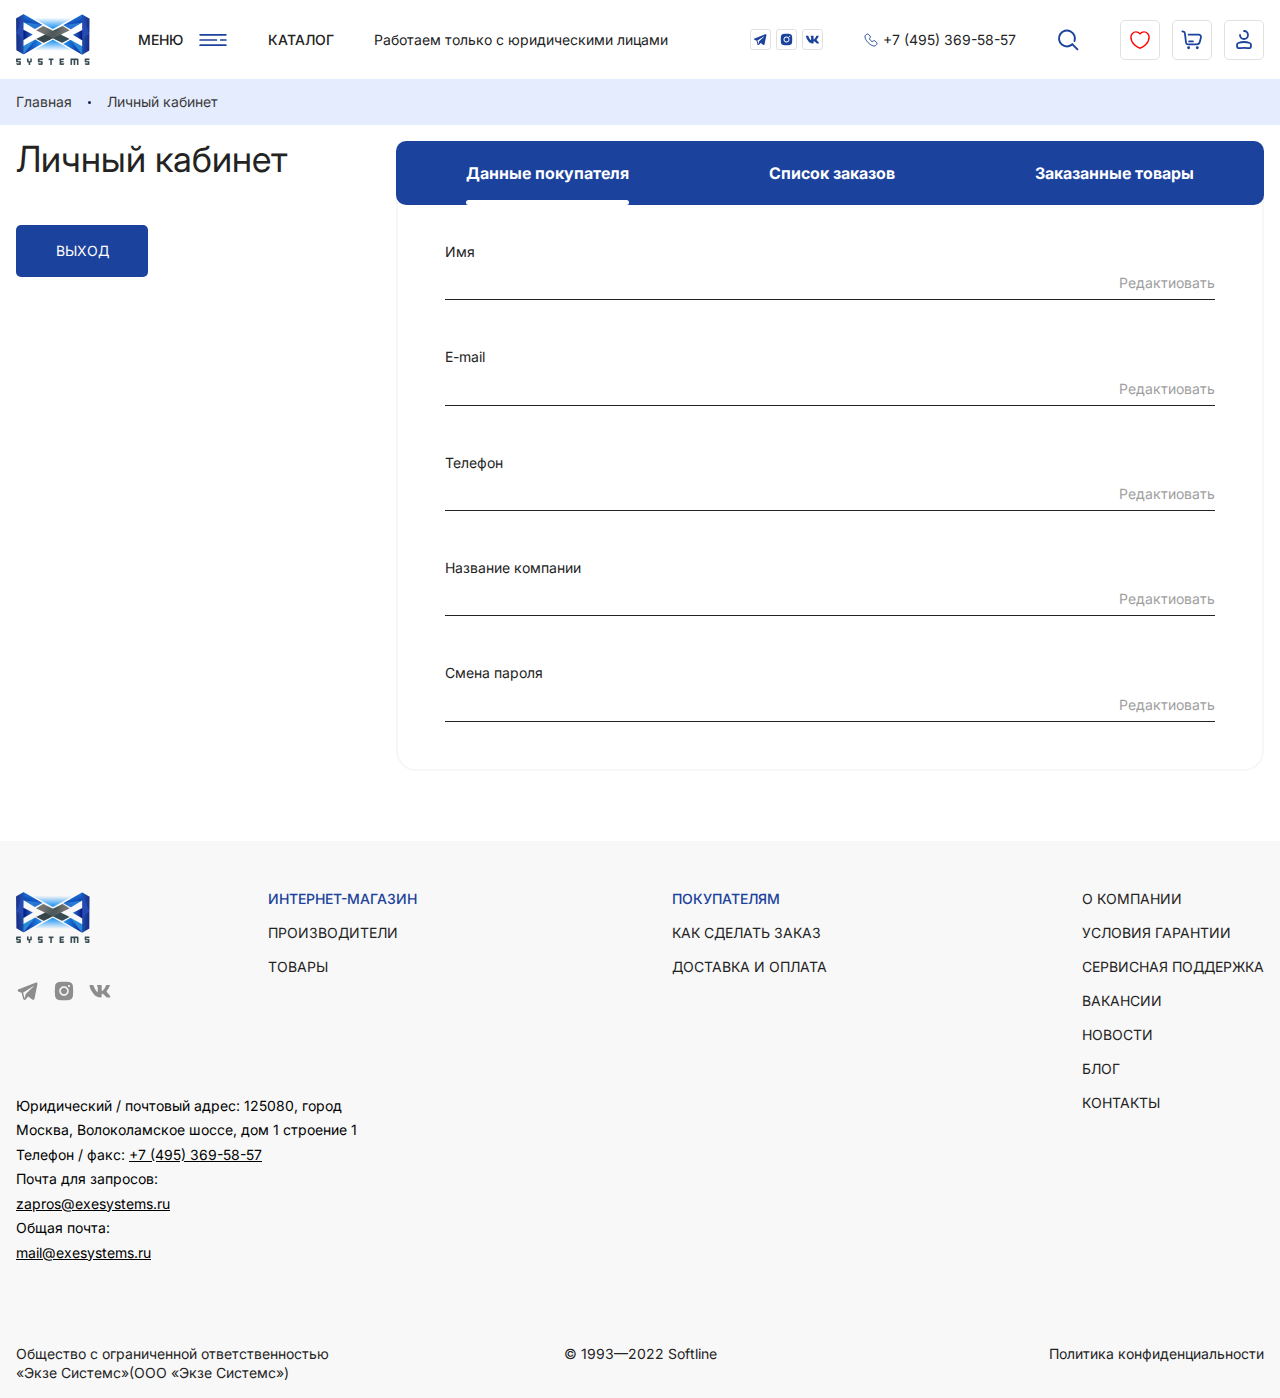
<file: lk_personal.html>
<!DOCTYPE html>
<html lang="ru">
	<head>
		<meta http-equiv="Content-Type" content="text/html; charset=utf-8">

		<!-- Адаптирование страницы для мобильных устройств -->
		<meta name="viewport" content="width=device-width, initial-scale=1, maximum-scale=1">

		<!-- Запрет распознования номера телефона -->
		<meta name="format-detection" content="telephone=no">
		<meta name="SKYPE_TOOLBAR" content ="SKYPE_TOOLBAR_PARSER_COMPATIBLE">

		<!-- Заголовок страницы -->
		<title>Заголовок страницы</title>

		<!-- Данное значение часто используют(использовали) поисковые системы -->
		<meta name="description" content="">
		<meta name="keywords" content="">

		<!-- Изменение цвета панели моб. браузера -->
		<meta name="msapplication-TileColor" content="#1B429C">
		<meta name="theme-color" content="#1B429C">

		<!-- Подключение шрифтов с гугла -->
		<link rel="preconnect" href="https://fonts.googleapis.com">
		<link rel="preconnect" href="https://fonts.gstatic.com" crossorigin>
		<link href="https://fonts.googleapis.com/css2?family=Inter:wght@100;200;300;400;500;600;700;800;900&display=swap" rel="stylesheet">

		<!-- Подключение файлов стилей -->
		<link rel="stylesheet" href="css/swiper-bundle.min.css" async>
		<link rel="stylesheet" href="css/swiper.css" async>
		<link rel="stylesheet" href="css/fancybox.css" async>
		<link rel="stylesheet" href="css/ion.rangeSlider.css" async>
		<link rel="stylesheet" href="css/styles.css" async>

		<link rel="stylesheet" href="css/response_1899.css" media="print, (max-width: 1899px)" async>
		<link rel="stylesheet" href="css/response_1439.css" media="print, (max-width: 1439px)" async>
		<link rel="stylesheet" href="css/response_1279.css" media="print, (max-width: 1279px)" async>
		<link rel="stylesheet" href="css/response_1023.css" media="print, (max-width: 1023px)" async>
		<link rel="stylesheet" href="css/response_767.css" media="print, (max-width: 767px)" async>
		<link rel="stylesheet" href="css/response_479.css" media="(max-width: 479px)" async>
	</head>

	<body>
		<div class="wrap">
			<div class="main">
				<header>
					<div class="cont row">
						<div class="logo">
							<img src="images/logo.png" alt="">
						</div>

						<button class="menu_btn">
							<span>Меню</span>
							<svg class="icon"><use xlink:href="images/sprite.svg#ic_menu"></use></svg>
							<svg class="icon"><use xlink:href="images/sprite.svg#ic_delete"></use></svg>
						</button>

						<div class="catalog_link">
							<a href="/">Каталог</a>
						</div>

						<div class="exp">Работаем только с юридическими лицами</div>

						<div class="socials">
							<a href="/" target="_blank" rel="noopener nofollow">
								<svg class="icon"><use xlink:href="images/sprite.svg#ic_telegram"></use></svg>
							</a>

							<a href="/" target="_blank" rel="noopener nofollow">
								<svg class="icon"><use xlink:href="images/sprite.svg#ic_instagram"></use></svg>
							</a>

							<a href="/" target="_blank" rel="noopener nofollow">
								<svg class="icon"><use xlink:href="images/sprite.svg#ic_vk"></use></svg>
							</a>
						</div>

						<div class="phone">
							<a href="tel:+74953695857">
								<svg class="icon"><use xlink:href="images/sprite.svg#ic_phone"></use></svg>
								<span>+7 (495) 369-58-57</span>
							</a>
						</div>

						<button class="search_btn">
							<svg class="icon"><use xlink:href="images/sprite.svg#ic_search"></use></svg>
						</button>

						<div class="links">
							<div><a href="/" class="favorites_link active">
								<svg class="icon"><use xlink:href="images/sprite.svg#ic_favorite"></use></svg>

								<div class="exp">Избранное</div>
							</a></div>

							<div><a href="/">
								<svg class="icon"><use xlink:href="images/sprite.svg#ic_cart"></use></svg>

								<div class="exp">Корзина</div>
							</a></div>

							<div><button class="btn modal_btn" data-modal="login_modal">
								<svg class="icon"><use xlink:href="images/sprite.svg#ic_user"></use></svg>

								<div class="exp">Аккаунт</div>
							</button></div>
						</div>
					</div>
				</header>


				<section class="main_menu">
					<button class="close_btn">
						<svg class="icon"><use xlink:href="images/sprite.svg#ic_close"></use></svg>
					</button>

					<div class="data">
						<div><a href="/">О компании</a></div>
						<div><a href="/">Каталог</a></div>
						<div><a href="/">Акции</a></div>
						<div><a href="/">Вакансии</a></div>
					</div>

					<div class="image">
						<img data-src="images/menu_img.jpg" alt="" class="lazyload">
					</div>
				</section>


				<section class="main_search">
					<button class="close_btn">
						<svg class="icon"><use xlink:href="images/sprite.svg#ic_close"></use></svg>
					</button>

					<div class="data">
						<div class="title">Поиск</div>

						<form action="">
							<input type="text" name="" value="" class="input" placeholder="Поиск">

							<button type="submit" class="submit_btn">
								<svg class="icon"><use xlink:href="images/sprite.svg#ic_search"></use></svg>
							</button>
						</form>
					</div>

					<div class="image">
						<img data-src="images/search_img.jpg" alt="" class="lazyload">
					</div>
				</section>


				<section class="breadcrumbs">
					<div class="cont mini">
						<a href="/">Главная</a> <span class="sep"></span>
						<span class="current">Личный кабинет</span>
					</div>
				</section>


				<section class="lk_info block">
					<div class="cont row">
						<div class="col_left">
							<h1 class="block_title">Личный кабинет</h1>

							<button class="logout_btn">Выход</button>
						</div>

						<div class="col_main">
							<div class="lk_menu">
								<a class="btn active">Данные покупателя</a>
								<a href="/" class="btn">Список заказов</a>
								<a href="/" class="btn">Заказанные товары</a>
							</div>

							<form action="" class="form personal">
								<div class="line">
									<div class="label">Имя</div>

									<div class="field">
										<input type="text" name="" value="" class="input" readonly>

										<button type="button" class="edit_btn">Редактиовать</button>
									</div>
								</div>

								<div class="line">
									<div class="label">E-mail</div>

									<div class="field">
										<input type="text" name="" value="" class="input" readonly>

										<button type="button" class="edit_btn">Редактиовать</button>
									</div>
								</div>

								<div class="line">
									<div class="label">Телефон</div>

									<div class="field">
										<input type="tel" name="" value="" class="input" readonly>

										<button type="button" class="edit_btn">Редактиовать</button>
									</div>
								</div>

								<div class="line">
									<div class="label">Название компании</div>

									<div class="field">
										<input type="text" name="" value="" class="input" readonly>

										<button type="button" class="edit_btn">Редактиовать</button>
									</div>
								</div>

								<div class="line">
									<div class="label">Смена пароля</div>

									<div class="field">
										<input type="text" name="" value="" class="input" readonly>

										<button type="button" class="edit_btn">Редактиовать</button>
									</div>
								</div>
							</form>
						</div>
					</div>
				</section>
			</div>


			<footer>
				<div class="cont mini row">
					<div class="col">
						<div class="logo">
							<img src="images/logo.png" alt="">
						</div>

						<div class="socials">
							<a href="/" target="_blank" rel="noopener nofollow">
								<svg class="icon"><use xlink:href="images/sprite.svg#ic_telegram"></use></svg>
							</a>

							<a href="/" target="_blank" rel="noopener nofollow">
								<svg class="icon"><use xlink:href="images/sprite.svg#ic_instagram"></use></svg>
							</a>

							<a href="/" target="_blank" rel="noopener nofollow">
								<svg class="icon"><use xlink:href="images/sprite.svg#ic_vk"></use></svg>
							</a>
						</div>
					</div>

					<div class="links">
						<div class="title">Интернет-магазин</div>

						<div class="items">
							<div><a href="/">Производители</a></div>
							<div><a href="/">Товары</a></div>
						</div>
					</div>

					<div class="links">
						<div class="title">Покупателям</div>

						<div class="items">
							<div><a href="/">Как сделать заказ</a></div>
							<div><a href="/">Доставка и оплата</a></div>
						</div>
					</div>

					<div class="menu">
						<div><a href="/">О компании</a></div>
						<div><a href="/">Условия гарантии</a></div>
						<div><a href="/">Сервисная поддержка</a></div>
						<div><a href="/">Вакансии</a></div>
						<div><a href="/">Новости</a></div>
						<div><a href="/">Блог</a></div>
						<div><a href="/">Контакты</a></div>
					</div>

					<div class="contacts">
						Юридический / почтовый адрес: 125080, город<br> Москва, Волоколамское шоссе, дом 1 строение 1<br>
						Телефон / факс: <a href="tel:+74953695857">+7 (495) 369-58-57</a><br>
						Почта для запросов:<br>
						<a href="mailto:zapros@exesystems.ru">zapros@exesystems.ru</a><br>
						Общая почта:<br>
						<a href="mailto:mail@exesystems.ru">mail@exesystems.ru</a>
					</div>
				</div>

				<div class="cont mini row">
					<div class="company">Общество с ограниченной ответственностью «Экзе Системс»(ООО «Экзе Системс»)</div>

					<div class="copyright">&copy; 1993—2022 Softline</div>

					<div class="privacy_policy_link">
						<a href="/">Политика конфиденциальности</a>
					</div>
				</div>
			</footer>


			<div class="overlay"></div>
		</div>


		<section class="modal" id="register_modal">
			<div class="modal_title">Регистрация</div>

			<form action="" class="form" autocomplete="off">
				<div class="line">
					<div class="field">
						<input type="email" name="" value="" class="input" placeholder="E-mail">
					</div>
				</div>

				<div class="line">
					<div class="field">
						<input type="password" name="" value="" class="input" placeholder="Пароль" autocomplete="new-password">
					</div>
				</div>

				<div class="line">
					<div class="field">
						<input type="text" name="" value="" class="input" placeholder="Ключ">
					</div>
				</div>

				<div class="submit">
					<button type="submit" class="submit_btn">Регистрация</button>
				</div>
			</form>
		</section>


		<section class="modal" id="login_modal">
			<div class="modal_title">Вход</div>

			<form action="" class="form" autocomplete="off">
				<div class="line">
					<div class="field">
						<input type="email" name="" value="" class="input" placeholder="E-mail">
					</div>
				</div>

				<div class="line">
					<div class="field">
						<input type="password" name="" value="" class="input" placeholder="Новый пароль" autocomplete="new-password">
					</div>
				</div>

				<div class="submit">
					<button class="recovery_btn modal_btn" data-modal="recovery_modal">Забыли пароль?</button>

					<button type="submit" class="submit_btn">Войти</button>
				</div>
			</form>
		</section>


		<section class="modal" id="recovery_modal">
			<div class="modal_title">Изменить пароль</div>

			<form action="" class="form" autocomplete="off">
				<div class="line">
					<div class="field">
						<input type="password" name="" value="" class="input" placeholder="Старый пароль">
					</div>
				</div>

				<div class="line">
					<div class="field">
						<input type="password" name="" value="" class="input" placeholder="Новый пароль" autocomplete="new-password">
					</div>
				</div>

				<div class="submit">
					<button type="submit" class="submit_btn">Изменить</button>
				</div>
			</form>
		</section>


		<!-- Подключение javascript файлов -->
		<script src="js/jquery-3.6.3.min.js"></script>
		<script src="js/functions.js"></script>
		<script src="js/swiper-bundle.min.js"></script>
		<script src="js/fancybox.js"></script>
		<script src="js/imask.js"></script>
		<script src="js/nice-select2.js"></script>
		<script src="js/ion.rangeSlider.min.js"></script>
		<script src="js/scripts.js"></script>
	</body>
</html>
</file>
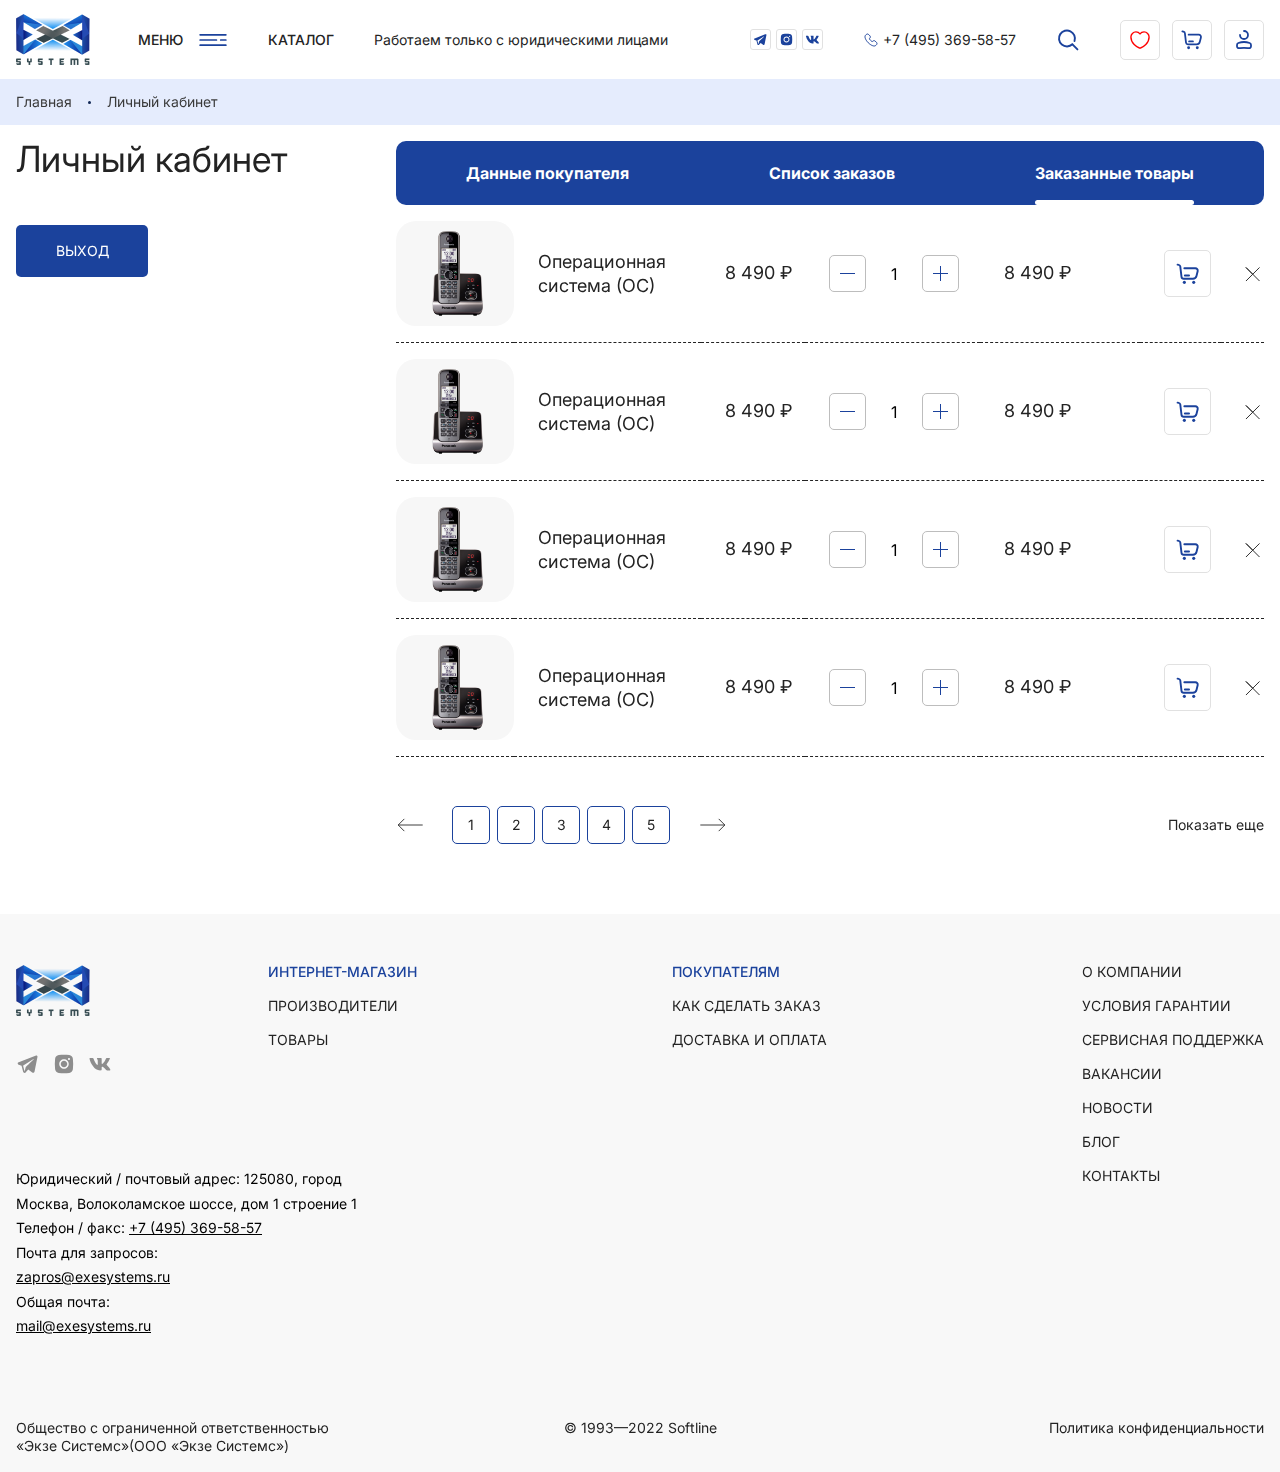
<file: lk_products.html>
<!DOCTYPE html>
<html lang="ru">
	<head>
		<meta http-equiv="Content-Type" content="text/html; charset=utf-8">

		<!-- Адаптирование страницы для мобильных устройств -->
		<meta name="viewport" content="width=device-width, initial-scale=1, maximum-scale=1">

		<!-- Запрет распознования номера телефона -->
		<meta name="format-detection" content="telephone=no">
		<meta name="SKYPE_TOOLBAR" content ="SKYPE_TOOLBAR_PARSER_COMPATIBLE">

		<!-- Заголовок страницы -->
		<title>Заголовок страницы</title>

		<!-- Данное значение часто используют(использовали) поисковые системы -->
		<meta name="description" content="">
		<meta name="keywords" content="">

		<!-- Изменение цвета панели моб. браузера -->
		<meta name="msapplication-TileColor" content="#1B429C">
		<meta name="theme-color" content="#1B429C">

		<!-- Подключение шрифтов с гугла -->
		<link rel="preconnect" href="https://fonts.googleapis.com">
		<link rel="preconnect" href="https://fonts.gstatic.com" crossorigin>
		<link href="https://fonts.googleapis.com/css2?family=Inter:wght@100;200;300;400;500;600;700;800;900&display=swap" rel="stylesheet">

		<!-- Подключение файлов стилей -->
		<link rel="stylesheet" href="css/swiper-bundle.min.css" async>
		<link rel="stylesheet" href="css/swiper.css" async>
		<link rel="stylesheet" href="css/fancybox.css" async>
		<link rel="stylesheet" href="css/ion.rangeSlider.css" async>
		<link rel="stylesheet" href="css/styles.css" async>

		<link rel="stylesheet" href="css/response_1899.css" media="print, (max-width: 1899px)" async>
		<link rel="stylesheet" href="css/response_1439.css" media="print, (max-width: 1439px)" async>
		<link rel="stylesheet" href="css/response_1279.css" media="print, (max-width: 1279px)" async>
		<link rel="stylesheet" href="css/response_1023.css" media="print, (max-width: 1023px)" async>
		<link rel="stylesheet" href="css/response_767.css" media="print, (max-width: 767px)" async>
		<link rel="stylesheet" href="css/response_479.css" media="(max-width: 479px)" async>
	</head>

	<body>
		<div class="wrap">
			<div class="main">
				<header>
					<div class="cont row">
						<div class="logo">
							<img src="images/logo.png" alt="">
						</div>

						<button class="menu_btn">
							<span>Меню</span>
							<svg class="icon"><use xlink:href="images/sprite.svg#ic_menu"></use></svg>
							<svg class="icon"><use xlink:href="images/sprite.svg#ic_delete"></use></svg>
						</button>

						<div class="catalog_link">
							<a href="/">Каталог</a>
						</div>

						<div class="exp">Работаем только с юридическими лицами</div>

						<div class="socials">
							<a href="/" target="_blank" rel="noopener nofollow">
								<svg class="icon"><use xlink:href="images/sprite.svg#ic_telegram"></use></svg>
							</a>

							<a href="/" target="_blank" rel="noopener nofollow">
								<svg class="icon"><use xlink:href="images/sprite.svg#ic_instagram"></use></svg>
							</a>

							<a href="/" target="_blank" rel="noopener nofollow">
								<svg class="icon"><use xlink:href="images/sprite.svg#ic_vk"></use></svg>
							</a>
						</div>

						<div class="phone">
							<a href="tel:+74953695857">
								<svg class="icon"><use xlink:href="images/sprite.svg#ic_phone"></use></svg>
								<span>+7 (495) 369-58-57</span>
							</a>
						</div>

						<button class="search_btn">
							<svg class="icon"><use xlink:href="images/sprite.svg#ic_search"></use></svg>
						</button>

						<div class="links">
							<div><a href="/" class="favorites_link active">
								<svg class="icon"><use xlink:href="images/sprite.svg#ic_favorite"></use></svg>

								<div class="exp">Избранное</div>
							</a></div>

							<div><a href="/">
								<svg class="icon"><use xlink:href="images/sprite.svg#ic_cart"></use></svg>

								<div class="exp">Корзина</div>
							</a></div>

							<div><button class="btn modal_btn" data-modal="login_modal">
								<svg class="icon"><use xlink:href="images/sprite.svg#ic_user"></use></svg>

								<div class="exp">Аккаунт</div>
							</button></div>
						</div>
					</div>
				</header>


				<section class="main_menu">
					<button class="close_btn">
						<svg class="icon"><use xlink:href="images/sprite.svg#ic_close"></use></svg>
					</button>

					<div class="data">
						<div><a href="/">О компании</a></div>
						<div><a href="/">Каталог</a></div>
						<div><a href="/">Акции</a></div>
						<div><a href="/">Вакансии</a></div>
					</div>

					<div class="image">
						<img data-src="images/menu_img.jpg" alt="" class="lazyload">
					</div>
				</section>


				<section class="main_search">
					<button class="close_btn">
						<svg class="icon"><use xlink:href="images/sprite.svg#ic_close"></use></svg>
					</button>

					<div class="data">
						<div class="title">Поиск</div>

						<form action="">
							<input type="text" name="" value="" class="input" placeholder="Поиск">

							<button type="submit" class="submit_btn">
								<svg class="icon"><use xlink:href="images/sprite.svg#ic_search"></use></svg>
							</button>
						</form>
					</div>

					<div class="image">
						<img data-src="images/search_img.jpg" alt="" class="lazyload">
					</div>
				</section>


				<section class="breadcrumbs">
					<div class="cont mini">
						<a href="/">Главная</a> <span class="sep"></span>
						<span class="current">Личный кабинет</span>
					</div>
				</section>


				<section class="lk_info block">
					<div class="cont row">
						<div class="col_left">
							<h1 class="block_title">Личный кабинет</h1>

							<button class="logout_btn">Выход</button>
						</div>

						<div class="col_main">
							<div class="lk_menu">
								<a href="/" class="btn">Данные покупателя</a>
								<a href="/" class="btn">Список заказов</a>
								<a class="active btn">Заказанные товары</a>
							</div>

							<div class="cart_info">
								<table>
									<tbody>
										<tr>
											<td class="thumb">
												<a href="/" target="_blank">
													<img data-src="images/tmp/product_img.jpg" alt="" class="lazyload">
												</a>
											</td>

											<td class="name">
												<a href="/" target="_blank">Операционная система (ОС)</a>
											</td>

											<td class="price" data-column="Цена">
												<span>8 490 ₽</span>
											</td>

											<td class="amount" data-column="Количество">
												<div>
													<button type="button" class="btn minus"></button>

													<input type="text" value="1" class="input"
													  data-minimum="1" data-maximum="99" data-step="1" data-unit="" maxlength="2">

													<button type="button" class="btn plus"></button>
												</div>
											</td>

											<td class="price total" data-column="Итого">
												<span>8 490 ₽</span>
											</td>

											<td class="buy">
												<button class="btn">
													<svg class="icon"><use xlink:href="images/sprite.svg#ic_cart"></use></svg>
												</button>
											</td>

											<td class="delete">
												<button class="btn">
													<svg class="icon"><use xlink:href="images/sprite.svg#ic_delete"></use></svg>
												</button>
											</td>
										</tr>

										<tr>
											<td class="thumb">
												<a href="/" target="_blank">
													<img data-src="images/tmp/product_img.jpg" alt="" class="lazyload">
												</a>
											</td>

											<td class="name">
												<a href="/" target="_blank">Операционная система (ОС)</a>
											</td>

											<td class="price" data-column="Цена">
												<span>8 490 ₽</span>
											</td>

											<td class="amount" data-column="Количество">
												<div>
													<button type="button" class="btn minus"></button>

													<input type="text" value="1" class="input"
													  data-minimum="1" data-maximum="99" data-step="1" data-unit="" maxlength="2">

													<button type="button" class="btn plus"></button>
												</div>
											</td>

											<td class="price total" data-column="Итого">
												<span>8 490 ₽</span>
											</td>

											<td class="buy">
												<button class="btn">
													<svg class="icon"><use xlink:href="images/sprite.svg#ic_cart"></use></svg>
												</button>
											</td>

											<td class="delete">
												<button class="btn">
													<svg class="icon"><use xlink:href="images/sprite.svg#ic_delete"></use></svg>
												</button>
											</td>
										</tr>

										<tr>
											<td class="thumb">
												<a href="/" target="_blank">
													<img data-src="images/tmp/product_img.jpg" alt="" class="lazyload">
												</a>
											</td>

											<td class="name">
												<a href="/" target="_blank">Операционная система (ОС)</a>
											</td>

											<td class="price" data-column="Цена">
												<span>8 490 ₽</span>
											</td>

											<td class="amount" data-column="Количество">
												<div>
													<button type="button" class="btn minus"></button>

													<input type="text" value="1" class="input"
													  data-minimum="1" data-maximum="99" data-step="1" data-unit="" maxlength="2">

													<button type="button" class="btn plus"></button>
												</div>
											</td>

											<td class="price total" data-column="Итого">
												<span>8 490 ₽</span>
											</td>

											<td class="buy">
												<button class="btn">
													<svg class="icon"><use xlink:href="images/sprite.svg#ic_cart"></use></svg>
												</button>
											</td>

											<td class="delete">
												<button class="btn">
													<svg class="icon"><use xlink:href="images/sprite.svg#ic_delete"></use></svg>
												</button>
											</td>
										</tr>

										<tr>
											<td class="thumb">
												<a href="/" target="_blank">
													<img data-src="images/tmp/product_img.jpg" alt="" class="lazyload">
												</a>
											</td>

											<td class="name">
												<a href="/" target="_blank">Операционная система (ОС)</a>
											</td>

											<td class="price" data-column="Цена">
												<span>8 490 ₽</span>
											</td>

											<td class="amount" data-column="Количество">
												<div>
													<button type="button" class="btn minus"></button>

													<input type="text" value="1" class="input"
													  data-minimum="1" data-maximum="99" data-step="1" data-unit="" maxlength="2">

													<button type="button" class="btn plus"></button>
												</div>
											</td>

											<td class="price total" data-column="Итого">
												<span>8 490 ₽</span>
											</td>

											<td class="buy">
												<button class="btn">
													<svg class="icon"><use xlink:href="images/sprite.svg#ic_cart"></use></svg>
												</button>
											</td>

											<td class="delete">
												<button class="btn">
													<svg class="icon"><use xlink:href="images/sprite.svg#ic_delete"></use></svg>
												</button>
											</td>
										</tr>
									</tbody>
								</table>

								<div class="pagination">
									<a href="/" class="prev">
										<svg class="icon"><use xlink:href="images/sprite.svg#ic_arrow_hor2"></use></svg>
									</a>

									<a class="active">1</a>
									<a href="/">2</a>
									<a href="/">3</a>
									<a href="/">4</a>
									<a href="/">5</a>

									<a href="/" class="next">
										<svg class="icon"><use xlink:href="images/sprite.svg#ic_arrow_hor2"></use></svg>
									</a>

									<button class="load_more_btn">Показать еще</button>
								</div>
							</div>
						</div>
					</div>
				</section>
			</div>


			<footer>
				<div class="cont mini row">
					<div class="col">
						<div class="logo">
							<img src="images/logo.png" alt="">
						</div>

						<div class="socials">
							<a href="/" target="_blank" rel="noopener nofollow">
								<svg class="icon"><use xlink:href="images/sprite.svg#ic_telegram"></use></svg>
							</a>

							<a href="/" target="_blank" rel="noopener nofollow">
								<svg class="icon"><use xlink:href="images/sprite.svg#ic_instagram"></use></svg>
							</a>

							<a href="/" target="_blank" rel="noopener nofollow">
								<svg class="icon"><use xlink:href="images/sprite.svg#ic_vk"></use></svg>
							</a>
						</div>
					</div>

					<div class="links">
						<div class="title">Интернет-магазин</div>

						<div class="items">
							<div><a href="/">Производители</a></div>
							<div><a href="/">Товары</a></div>
						</div>
					</div>

					<div class="links">
						<div class="title">Покупателям</div>

						<div class="items">
							<div><a href="/">Как сделать заказ</a></div>
							<div><a href="/">Доставка и оплата</a></div>
						</div>
					</div>

					<div class="menu">
						<div><a href="/">О компании</a></div>
						<div><a href="/">Условия гарантии</a></div>
						<div><a href="/">Сервисная поддержка</a></div>
						<div><a href="/">Вакансии</a></div>
						<div><a href="/">Новости</a></div>
						<div><a href="/">Блог</a></div>
						<div><a href="/">Контакты</a></div>
					</div>

					<div class="contacts">
						Юридический / почтовый адрес: 125080, город<br> Москва, Волоколамское шоссе, дом 1 строение 1<br>
						Телефон / факс: <a href="tel:+74953695857">+7 (495) 369-58-57</a><br>
						Почта для запросов:<br>
						<a href="mailto:zapros@exesystems.ru">zapros@exesystems.ru</a><br>
						Общая почта:<br>
						<a href="mailto:mail@exesystems.ru">mail@exesystems.ru</a>
					</div>
				</div>

				<div class="cont mini row">
					<div class="company">Общество с ограниченной ответственностью «Экзе Системс»(ООО «Экзе Системс»)</div>

					<div class="copyright">&copy; 1993—2022 Softline</div>

					<div class="privacy_policy_link">
						<a href="/">Политика конфиденциальности</a>
					</div>
				</div>
			</footer>


			<div class="overlay"></div>
		</div>


		<section class="modal" id="register_modal">
			<div class="modal_title">Регистрация</div>

			<form action="" class="form" autocomplete="off">
				<div class="line">
					<div class="field">
						<input type="email" name="" value="" class="input" placeholder="E-mail">
					</div>
				</div>

				<div class="line">
					<div class="field">
						<input type="password" name="" value="" class="input" placeholder="Пароль" autocomplete="new-password">
					</div>
				</div>

				<div class="line">
					<div class="field">
						<input type="text" name="" value="" class="input" placeholder="Ключ">
					</div>
				</div>

				<div class="submit">
					<button type="submit" class="submit_btn">Регистрация</button>
				</div>
			</form>
		</section>


		<section class="modal" id="login_modal">
			<div class="modal_title">Вход</div>

			<form action="" class="form" autocomplete="off">
				<div class="line">
					<div class="field">
						<input type="email" name="" value="" class="input" placeholder="E-mail">
					</div>
				</div>

				<div class="line">
					<div class="field">
						<input type="password" name="" value="" class="input" placeholder="Новый пароль" autocomplete="new-password">
					</div>
				</div>

				<div class="submit">
					<button class="recovery_btn modal_btn" data-modal="recovery_modal">Забыли пароль?</button>

					<button type="submit" class="submit_btn">Войти</button>
				</div>
			</form>
		</section>


		<section class="modal" id="recovery_modal">
			<div class="modal_title">Изменить пароль</div>

			<form action="" class="form" autocomplete="off">
				<div class="line">
					<div class="field">
						<input type="password" name="" value="" class="input" placeholder="Старый пароль">
					</div>
				</div>

				<div class="line">
					<div class="field">
						<input type="password" name="" value="" class="input" placeholder="Новый пароль" autocomplete="new-password">
					</div>
				</div>

				<div class="submit">
					<button type="submit" class="submit_btn">Изменить</button>
				</div>
			</form>
		</section>


		<!-- Подключение javascript файлов -->
		<script src="js/jquery-3.6.3.min.js"></script>
		<script src="js/functions.js"></script>
		<script src="js/swiper-bundle.min.js"></script>
		<script src="js/fancybox.js"></script>
		<script src="js/imask.js"></script>
		<script src="js/nice-select2.js"></script>
		<script src="js/ion.rangeSlider.min.js"></script>
		<script src="js/scripts.js"></script>
	</body>
</html>
</file>
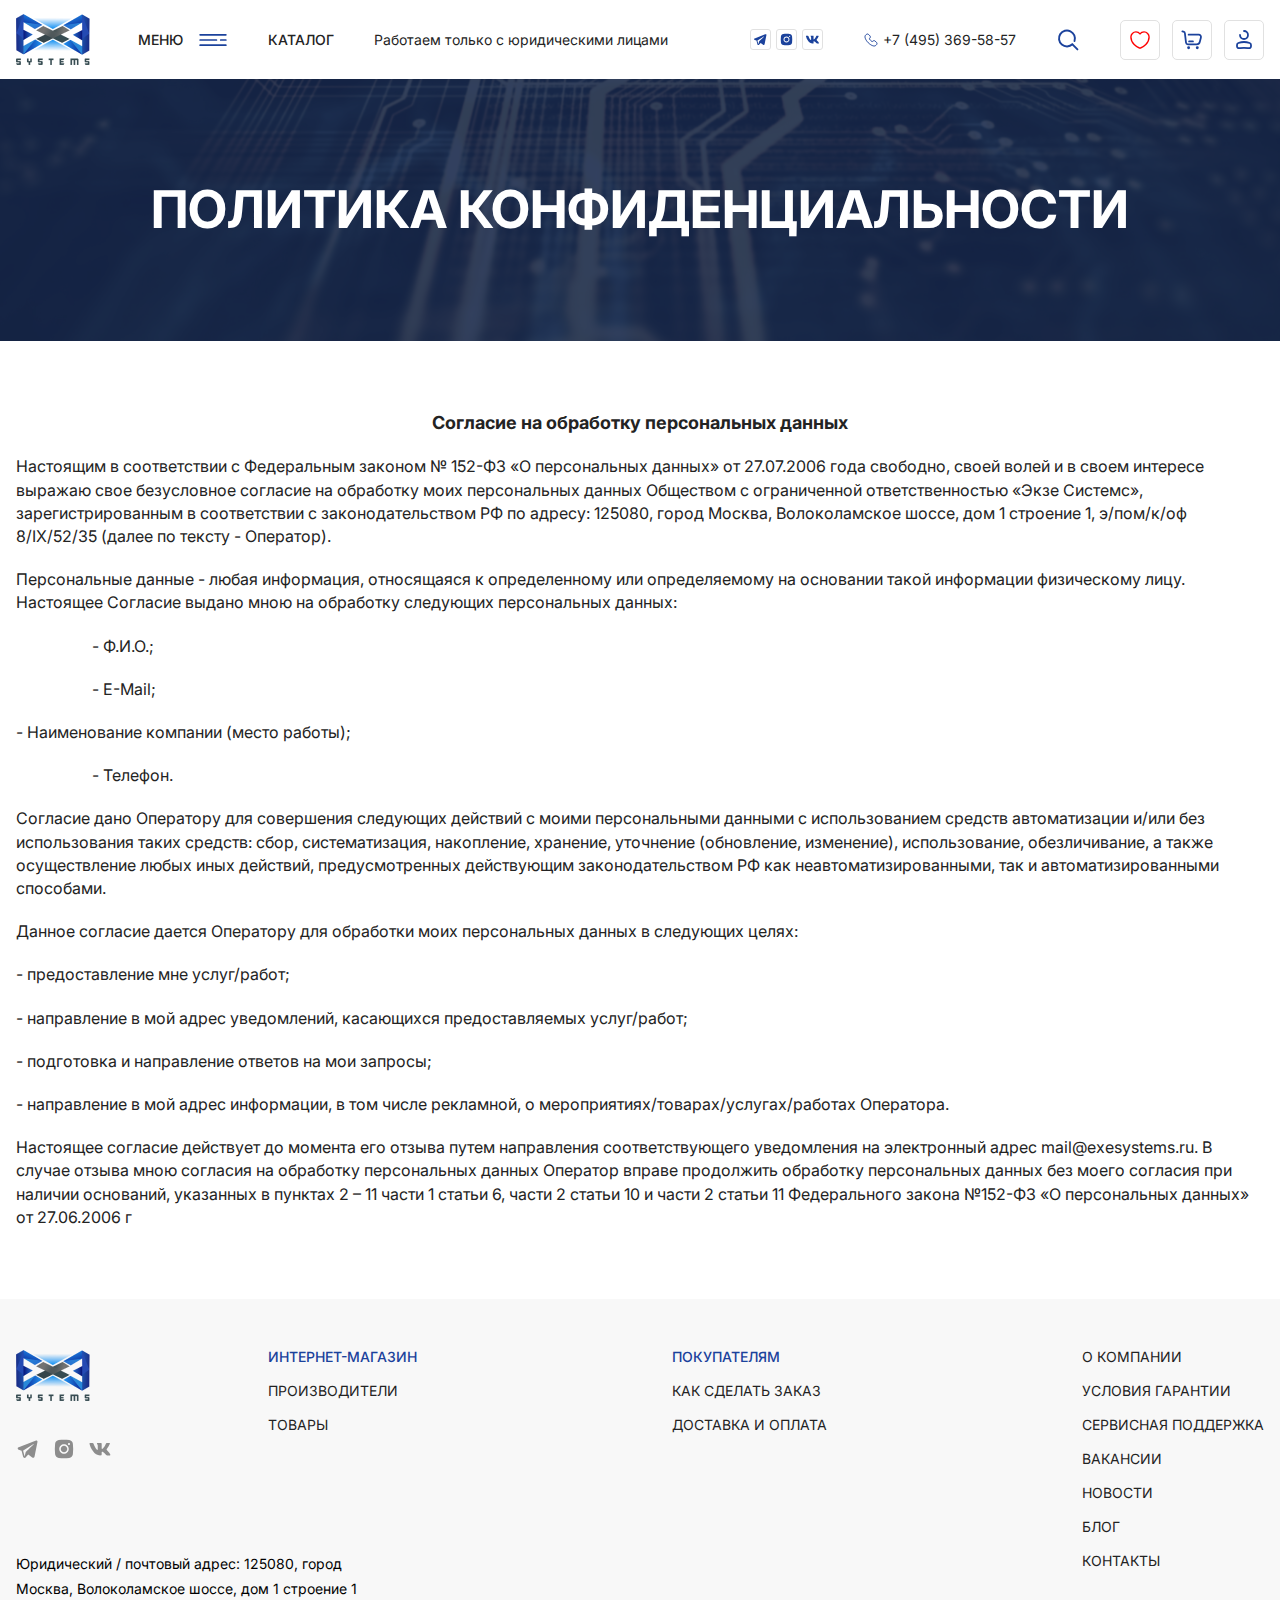
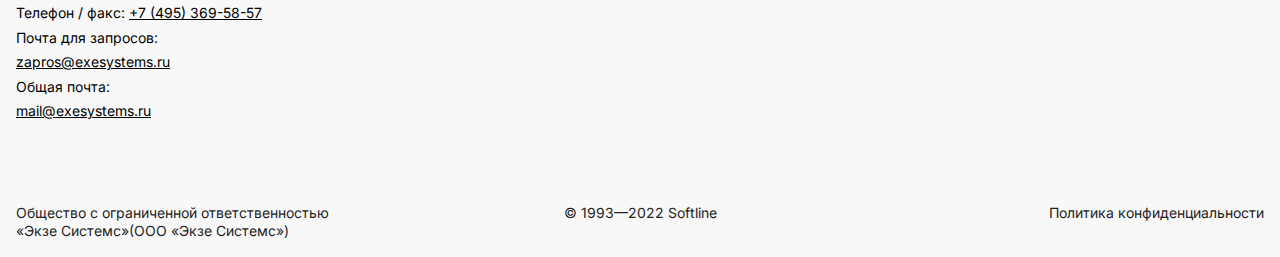
<file: privacy_policy.html>
<!DOCTYPE html>
<html lang="ru">
	<head>
		<meta http-equiv="Content-Type" content="text/html; charset=utf-8">

		<!-- Адаптирование страницы для мобильных устройств -->
		<meta name="viewport" content="width=device-width, initial-scale=1, maximum-scale=1">

		<!-- Запрет распознования номера телефона -->
		<meta name="format-detection" content="telephone=no">
		<meta name="SKYPE_TOOLBAR" content ="SKYPE_TOOLBAR_PARSER_COMPATIBLE">

		<!-- Заголовок страницы -->
		<title>Заголовок страницы</title>

		<!-- Данное значение часто используют(использовали) поисковые системы -->
		<meta name="description" content="">
		<meta name="keywords" content="">

		<!-- Изменение цвета панели моб. браузера -->
		<meta name="msapplication-TileColor" content="#1B429C">
		<meta name="theme-color" content="#1B429C">

		<!-- Подключение шрифтов с гугла -->
		<link rel="preconnect" href="https://fonts.googleapis.com">
		<link rel="preconnect" href="https://fonts.gstatic.com" crossorigin>
		<link href="https://fonts.googleapis.com/css2?family=Inter:wght@100;200;300;400;500;600;700;800;900&display=swap" rel="stylesheet">

		<!-- Подключение файлов стилей -->
		<link rel="stylesheet" href="css/swiper-bundle.min.css" async>
		<link rel="stylesheet" href="css/swiper.css" async>
		<link rel="stylesheet" href="css/fancybox.css" async>
		<link rel="stylesheet" href="css/ion.rangeSlider.css" async>
		<link rel="stylesheet" href="css/styles.css" async>

		<link rel="stylesheet" href="css/response_1899.css" media="print, (max-width: 1899px)" async>
		<link rel="stylesheet" href="css/response_1439.css" media="print, (max-width: 1439px)" async>
		<link rel="stylesheet" href="css/response_1279.css" media="print, (max-width: 1279px)" async>
		<link rel="stylesheet" href="css/response_1023.css" media="print, (max-width: 1023px)" async>
		<link rel="stylesheet" href="css/response_767.css" media="print, (max-width: 767px)" async>
		<link rel="stylesheet" href="css/response_479.css" media="(max-width: 479px)" async>
	</head>

	<body>
		<div class="wrap">
			<div class="main">
				<header>
					<div class="cont row">
						<div class="logo">
							<img src="images/logo.png" alt="">
						</div>

						<button class="menu_btn">
							<span>Меню</span>
							<svg class="icon"><use xlink:href="images/sprite.svg#ic_menu"></use></svg>
							<svg class="icon"><use xlink:href="images/sprite.svg#ic_delete"></use></svg>
						</button>

						<div class="catalog_link">
							<a href="/">Каталог</a>
						</div>

						<div class="exp">Работаем только с юридическими лицами</div>

						<div class="socials">
							<a href="/" target="_blank" rel="noopener nofollow">
								<svg class="icon"><use xlink:href="images/sprite.svg#ic_telegram"></use></svg>
							</a>

							<a href="/" target="_blank" rel="noopener nofollow">
								<svg class="icon"><use xlink:href="images/sprite.svg#ic_instagram"></use></svg>
							</a>

							<a href="/" target="_blank" rel="noopener nofollow">
								<svg class="icon"><use xlink:href="images/sprite.svg#ic_vk"></use></svg>
							</a>
						</div>

						<div class="phone">
							<a href="tel:+74953695857">
								<svg class="icon"><use xlink:href="images/sprite.svg#ic_phone"></use></svg>
								<span>+7 (495) 369-58-57</span>
							</a>
						</div>

						<button class="search_btn">
							<svg class="icon"><use xlink:href="images/sprite.svg#ic_search"></use></svg>
						</button>

						<div class="links">
							<div><a href="/" class="favorites_link active">
								<svg class="icon"><use xlink:href="images/sprite.svg#ic_favorite"></use></svg>

								<div class="exp">Избранное</div>
							</a></div>

							<div><a href="/">
								<svg class="icon"><use xlink:href="images/sprite.svg#ic_cart"></use></svg>

								<div class="exp">Корзина</div>
							</a></div>

							<div><button class="btn modal_btn" data-modal="login_modal">
								<svg class="icon"><use xlink:href="images/sprite.svg#ic_user"></use></svg>

								<div class="exp">Аккаунт</div>
							</button></div>
						</div>
					</div>
				</header>


				<section class="main_menu">
					<button class="close_btn">
						<svg class="icon"><use xlink:href="images/sprite.svg#ic_close"></use></svg>
					</button>

					<div class="data">
						<div><a href="/">О компании</a></div>
						<div><a href="/">Каталог</a></div>
						<div><a href="/">Акции</a></div>
						<div><a href="/">Вакансии</a></div>
					</div>

					<div class="image">
						<img data-src="images/menu_img.jpg" alt="" class="lazyload">
					</div>
				</section>


				<section class="main_search">
					<button class="close_btn">
						<svg class="icon"><use xlink:href="images/sprite.svg#ic_close"></use></svg>
					</button>

					<div class="data">
						<div class="title">Поиск</div>

						<form action="">
							<input type="text" name="" value="" class="input" placeholder="Поиск">

							<button type="submit" class="submit_btn">
								<svg class="icon"><use xlink:href="images/sprite.svg#ic_search"></use></svg>
							</button>
						</form>
					</div>

					<div class="image">
						<img data-src="images/search_img.jpg" alt="" class="lazyload">
					</div>
				</section>


				<section class="page_head block">
					<div class="cont mini">
						<h1 class="title">ПОЛИТИКА КОНФИДЕНЦИАЛЬНОСТИ</h1>
					</div>

					<img data-src="images/tmp/bg_page_head.jpg" alt="" class="bg lazyload">
				</section>


				<section class="privacy_policy block">
					<div class="cont mini">
						<div class="title">Согласие на обработку персональных данных</div>

						<div class="text_block">
							<p>Настоящим в соответствии с Федеральным законом № 152-ФЗ «О персональных данных» от 27.07.2006 года свободно, своей волей и в своем интересе выражаю свое безусловное согласие на обработку моих персональных данных Обществом с ограниченной ответственностью «Экзе Системс», зарегистрированным в соответствии с законодательством РФ по адресу: 125080, город Москва, Волоколамское шоссе, дом 1 строение 1, э/пом/к/оф 8/IX/52/35 (далее по тексту - Оператор).</p>

							<p>Персональные данные - любая информация, относящаяся к определенному или определяемому на основании такой информации физическому лицу. Настоящее Согласие выдано мною на обработку следующих персональных данных:</p>

							<ul class="padding">
								<li>- Ф.И.О.;</li>
								<li>- E-Mail;</li>
							</ul>

							<p>- Наименование компании (место работы);</p>

							<ul class="padding">
								<li>- Телефон.</li>
							</ul>

							<p>Согласие дано Оператору для совершения следующих действий с моими персональными данными с использованием средств автоматизации и/или без использования таких средств: сбор, систематизация, накопление, хранение, уточнение (обновление, изменение), использование, обезличивание, а также осуществление любых иных действий, предусмотренных действующим законодательством РФ как неавтоматизированными, так и автоматизированными способами.</p>

							<p>Данное согласие дается Оператору для обработки моих персональных данных в следующих целях:</p>

							<ul>
								<li>- предоставление мне услуг/работ;</li>

								<li>- направление в мой адрес уведомлений, касающихся предоставляемых услуг/работ;</li>

								<li>- подготовка и направление ответов на мои запросы;</li>

								<li>- направление в мой адрес информации, в том числе рекламной, о мероприятиях/товарах/услугах/работах Оператора.</li>
							</ul>

							<p>Настоящее согласие действует до момента его отзыва путем направления соответствующего уведомления на электронный адрес mail@exesystems.ru. В случае отзыва мною согласия на обработку персональных данных Оператор вправе продолжить обработку персональных данных без моего согласия при наличии оснований, указанных в пунктах 2 – 11 части 1 статьи 6, части 2 статьи 10 и части 2 статьи 11 Федерального закона №152-ФЗ «О персональных данных» от 27.06.2006 г</p>
						</div>
					</div>
				</section>
			</div>


			<footer>
				<div class="cont mini row">
					<div class="col">
						<div class="logo">
							<img src="images/logo.png" alt="">
						</div>

						<div class="socials">
							<a href="/" target="_blank" rel="noopener nofollow">
								<svg class="icon"><use xlink:href="images/sprite.svg#ic_telegram"></use></svg>
							</a>

							<a href="/" target="_blank" rel="noopener nofollow">
								<svg class="icon"><use xlink:href="images/sprite.svg#ic_instagram"></use></svg>
							</a>

							<a href="/" target="_blank" rel="noopener nofollow">
								<svg class="icon"><use xlink:href="images/sprite.svg#ic_vk"></use></svg>
							</a>
						</div>
					</div>

					<div class="links">
						<div class="title">Интернет-магазин</div>

						<div class="items">
							<div><a href="/">Производители</a></div>
							<div><a href="/">Товары</a></div>
						</div>
					</div>

					<div class="links">
						<div class="title">Покупателям</div>

						<div class="items">
							<div><a href="/">Как сделать заказ</a></div>
							<div><a href="/">Доставка и оплата</a></div>
						</div>
					</div>

					<div class="menu">
						<div><a href="/">О компании</a></div>
						<div><a href="/">Условия гарантии</a></div>
						<div><a href="/">Сервисная поддержка</a></div>
						<div><a href="/">Вакансии</a></div>
						<div><a href="/">Новости</a></div>
						<div><a href="/">Блог</a></div>
						<div><a href="/">Контакты</a></div>
					</div>

					<div class="contacts">
						Юридический / почтовый адрес: 125080, город<br> Москва, Волоколамское шоссе, дом 1 строение 1<br>
						Телефон / факс: <a href="tel:+74953695857">+7 (495) 369-58-57</a><br>
						Почта для запросов:<br>
						<a href="mailto:zapros@exesystems.ru">zapros@exesystems.ru</a><br>
						Общая почта:<br>
						<a href="mailto:mail@exesystems.ru">mail@exesystems.ru</a>
					</div>
				</div>

				<div class="cont mini row">
					<div class="company">Общество с ограниченной ответственностью «Экзе Системс»(ООО «Экзе Системс»)</div>

					<div class="copyright">&copy; 1993—2022 Softline</div>

					<div class="privacy_policy_link">
						<a href="/">Политика конфиденциальности</a>
					</div>
				</div>
			</footer>


			<div class="overlay"></div>
		</div>


		<section class="modal" id="register_modal">
			<div class="modal_title">Регистрация</div>

			<form action="" class="form" autocomplete="off">
				<div class="line">
					<div class="field">
						<input type="email" name="" value="" class="input" placeholder="E-mail">
					</div>
				</div>

				<div class="line">
					<div class="field">
						<input type="password" name="" value="" class="input" placeholder="Пароль" autocomplete="new-password">
					</div>
				</div>

				<div class="line">
					<div class="field">
						<input type="text" name="" value="" class="input" placeholder="Ключ">
					</div>
				</div>

				<div class="submit">
					<button type="submit" class="submit_btn">Регистрация</button>
				</div>
			</form>
		</section>


		<section class="modal" id="login_modal">
			<div class="modal_title">Вход</div>

			<form action="" class="form" autocomplete="off">
				<div class="line">
					<div class="field">
						<input type="email" name="" value="" class="input" placeholder="E-mail">
					</div>
				</div>

				<div class="line">
					<div class="field">
						<input type="password" name="" value="" class="input" placeholder="Новый пароль" autocomplete="new-password">
					</div>
				</div>

				<div class="submit">
					<button class="recovery_btn modal_btn" data-modal="recovery_modal">Забыли пароль?</button>

					<button type="submit" class="submit_btn">Войти</button>
				</div>
			</form>
		</section>


		<section class="modal" id="recovery_modal">
			<div class="modal_title">Изменить пароль</div>

			<form action="" class="form" autocomplete="off">
				<div class="line">
					<div class="field">
						<input type="password" name="" value="" class="input" placeholder="Старый пароль">
					</div>
				</div>

				<div class="line">
					<div class="field">
						<input type="password" name="" value="" class="input" placeholder="Новый пароль" autocomplete="new-password">
					</div>
				</div>

				<div class="submit">
					<button type="submit" class="submit_btn">Изменить</button>
				</div>
			</form>
		</section>


		<!-- Подключение javascript файлов -->
		<script src="js/jquery-3.6.3.min.js"></script>
		<script src="js/functions.js"></script>
		<script src="js/swiper-bundle.min.js"></script>
		<script src="js/fancybox.js"></script>
		<script src="js/imask.js"></script>
		<script src="js/nice-select2.js"></script>
		<script src="js/ion.rangeSlider.min.js"></script>
		<script src="js/scripts.js"></script>
	</body>
</html>
</file>
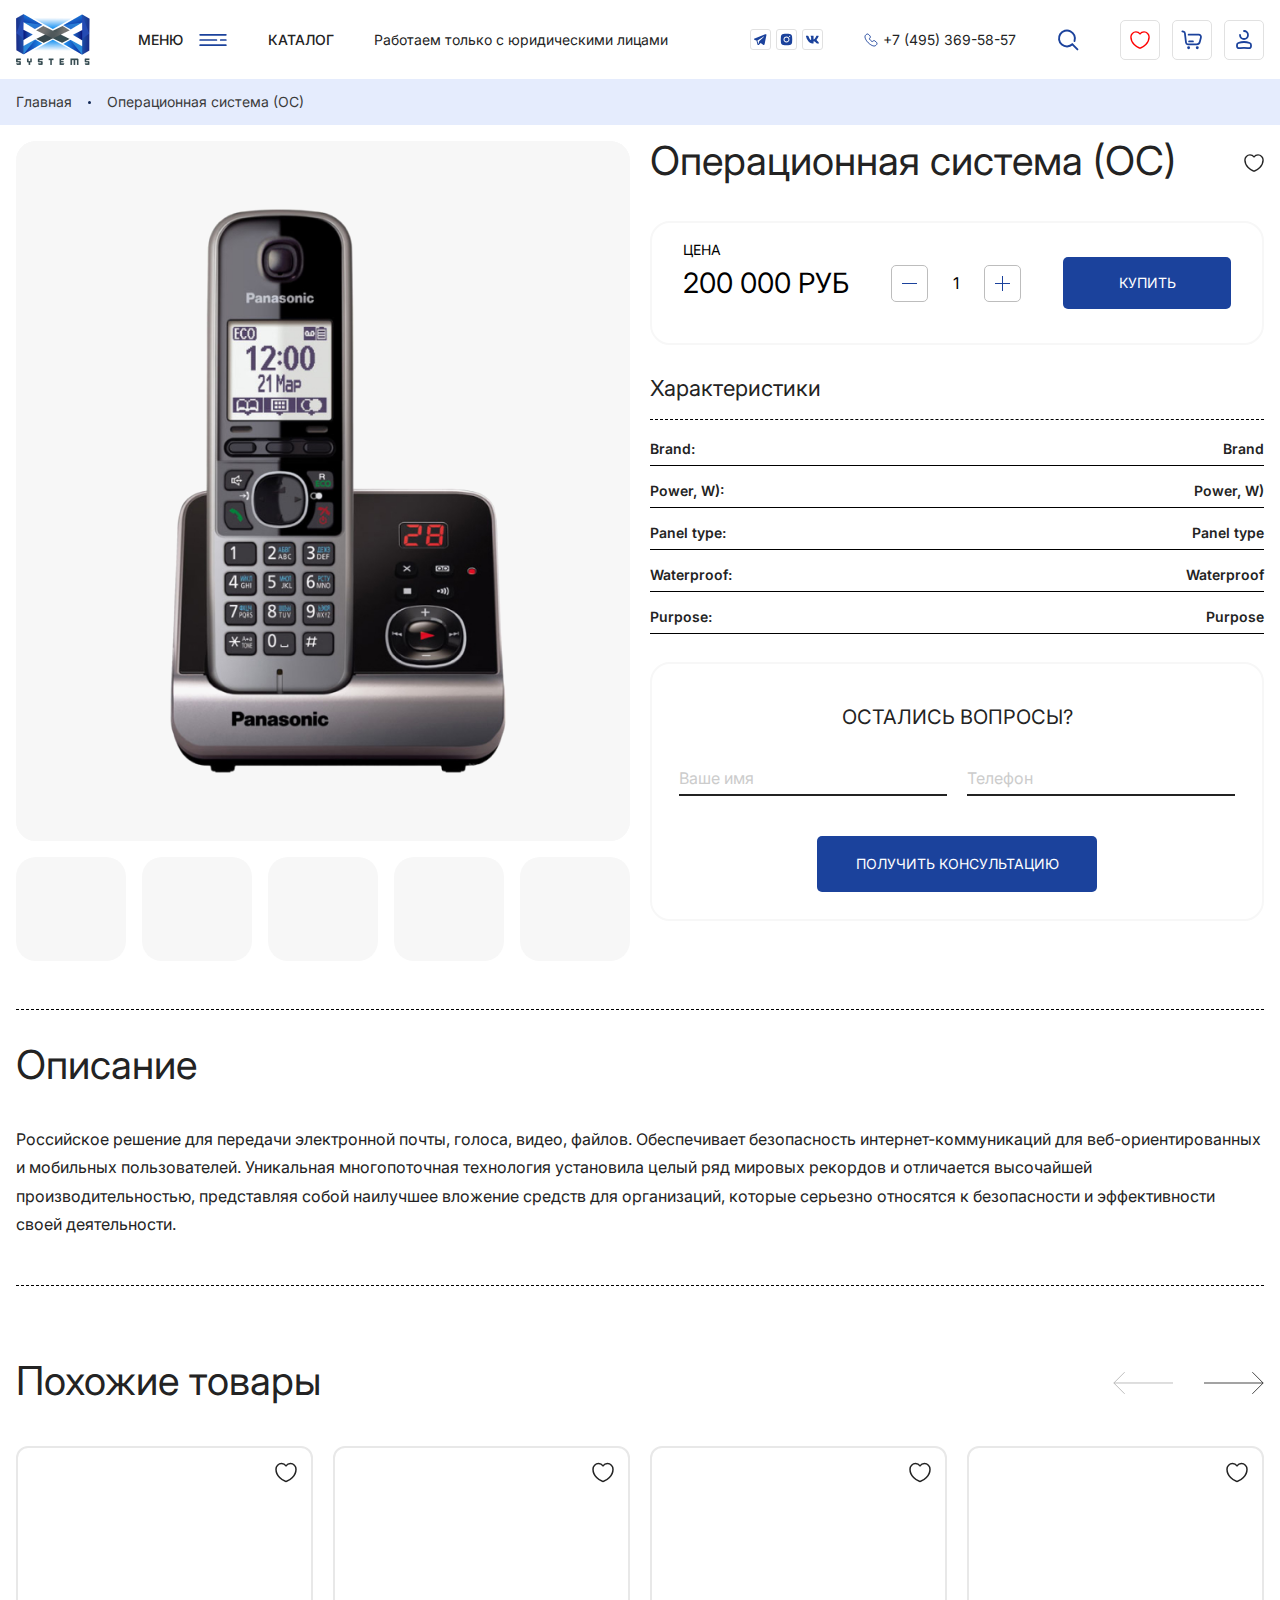
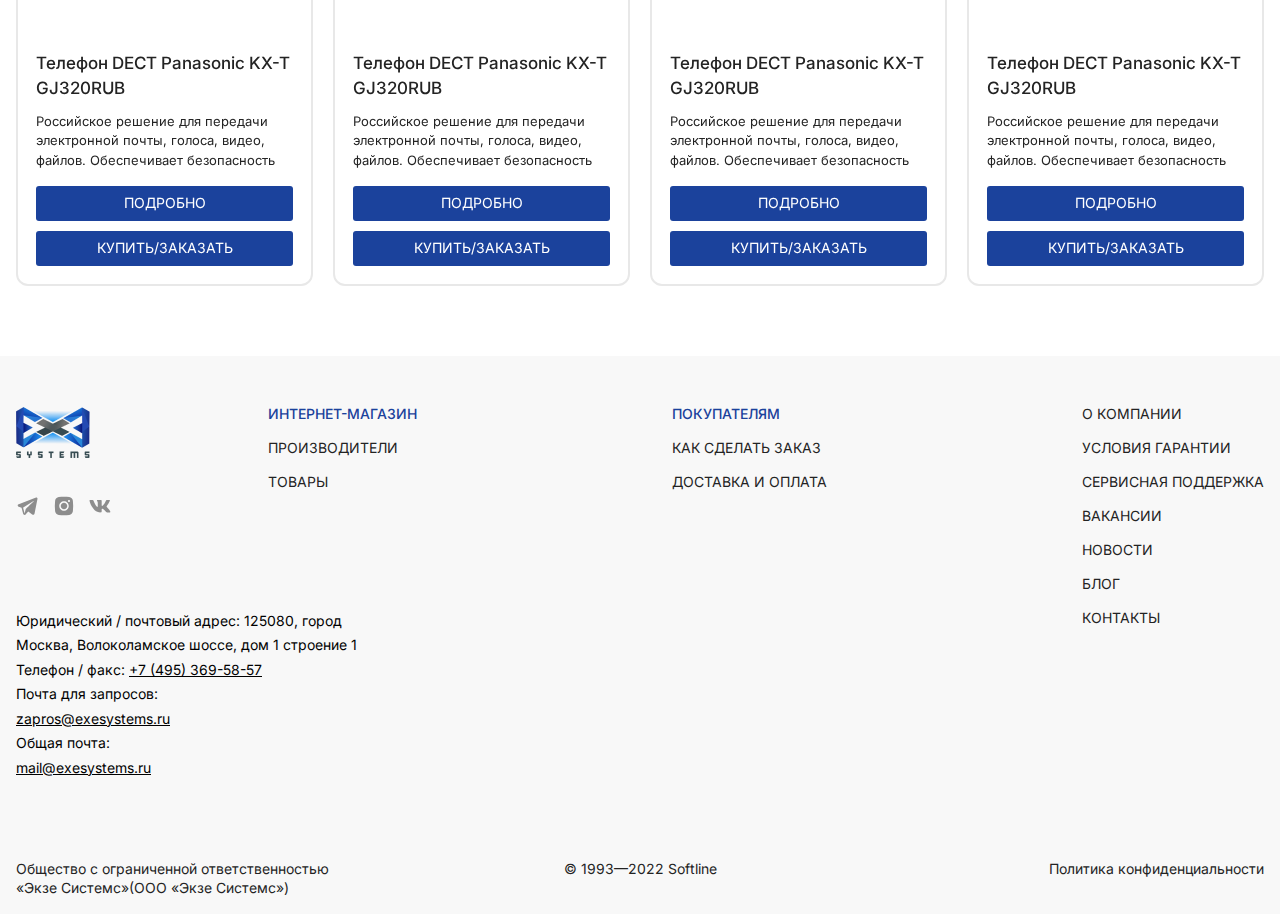
<file: product.html>
<!DOCTYPE html>
<html lang="ru">
	<head>
		<meta http-equiv="Content-Type" content="text/html; charset=utf-8">

		<!-- Адаптирование страницы для мобильных устройств -->
		<meta name="viewport" content="width=device-width, initial-scale=1, maximum-scale=1">

		<!-- Запрет распознования номера телефона -->
		<meta name="format-detection" content="telephone=no">
		<meta name="SKYPE_TOOLBAR" content ="SKYPE_TOOLBAR_PARSER_COMPATIBLE">

		<!-- Заголовок страницы -->
		<title>Заголовок страницы</title>

		<!-- Данное значение часто используют(использовали) поисковые системы -->
		<meta name="description" content="">
		<meta name="keywords" content="">

		<!-- Изменение цвета панели моб. браузера -->
		<meta name="msapplication-TileColor" content="#1B429C">
		<meta name="theme-color" content="#1B429C">

		<!-- Подключение шрифтов с гугла -->
		<link rel="preconnect" href="https://fonts.googleapis.com">
		<link rel="preconnect" href="https://fonts.gstatic.com" crossorigin>
		<link href="https://fonts.googleapis.com/css2?family=Inter:wght@100;200;300;400;500;600;700;800;900&display=swap" rel="stylesheet">

		<!-- Подключение файлов стилей -->
		<link rel="stylesheet" href="css/swiper-bundle.min.css" async>
		<link rel="stylesheet" href="css/swiper.css" async>
		<link rel="stylesheet" href="css/fancybox.css" async>
		<link rel="stylesheet" href="css/ion.rangeSlider.css" async>
		<link rel="stylesheet" href="css/styles.css" async>

		<link rel="stylesheet" href="css/response_1899.css" media="print, (max-width: 1899px)" async>
		<link rel="stylesheet" href="css/response_1439.css" media="print, (max-width: 1439px)" async>
		<link rel="stylesheet" href="css/response_1279.css" media="print, (max-width: 1279px)" async>
		<link rel="stylesheet" href="css/response_1023.css" media="print, (max-width: 1023px)" async>
		<link rel="stylesheet" href="css/response_767.css" media="print, (max-width: 767px)" async>
		<link rel="stylesheet" href="css/response_479.css" media="(max-width: 479px)" async>
	</head>

	<body>
		<div class="wrap">
			<div class="main">
				<header>
					<div class="cont row">
						<div class="logo">
							<img src="images/logo.png" alt="">
						</div>

						<button class="menu_btn">
							<span>Меню</span>
							<svg class="icon"><use xlink:href="images/sprite.svg#ic_menu"></use></svg>
							<svg class="icon"><use xlink:href="images/sprite.svg#ic_delete"></use></svg>
						</button>

						<div class="catalog_link">
							<a href="/">Каталог</a>
						</div>

						<div class="exp">Работаем только с юридическими лицами</div>

						<div class="socials">
							<a href="/" target="_blank" rel="noopener nofollow">
								<svg class="icon"><use xlink:href="images/sprite.svg#ic_telegram"></use></svg>
							</a>

							<a href="/" target="_blank" rel="noopener nofollow">
								<svg class="icon"><use xlink:href="images/sprite.svg#ic_instagram"></use></svg>
							</a>

							<a href="/" target="_blank" rel="noopener nofollow">
								<svg class="icon"><use xlink:href="images/sprite.svg#ic_vk"></use></svg>
							</a>
						</div>

						<div class="phone">
							<a href="tel:+74953695857">
								<svg class="icon"><use xlink:href="images/sprite.svg#ic_phone"></use></svg>
								<span>+7 (495) 369-58-57</span>
							</a>
						</div>

						<button class="search_btn">
							<svg class="icon"><use xlink:href="images/sprite.svg#ic_search"></use></svg>
						</button>

						<div class="links">
							<div><a href="/" class="favorites_link active">
								<svg class="icon"><use xlink:href="images/sprite.svg#ic_favorite"></use></svg>

								<div class="exp">Избранное</div>
							</a></div>

							<div><a href="/">
								<svg class="icon"><use xlink:href="images/sprite.svg#ic_cart"></use></svg>

								<div class="exp">Корзина</div>
							</a></div>

							<div><button class="btn modal_btn" data-modal="login_modal">
								<svg class="icon"><use xlink:href="images/sprite.svg#ic_user"></use></svg>

								<div class="exp">Аккаунт</div>
							</button></div>
						</div>
					</div>
				</header>


				<section class="main_menu">
					<button class="close_btn">
						<svg class="icon"><use xlink:href="images/sprite.svg#ic_close"></use></svg>
					</button>

					<div class="data">
						<div><a href="/">О компании</a></div>
						<div><a href="/">Каталог</a></div>
						<div><a href="/">Акции</a></div>
						<div><a href="/">Вакансии</a></div>
					</div>

					<div class="image">
						<img data-src="images/menu_img.jpg" alt="" class="lazyload">
					</div>
				</section>


				<section class="main_search">
					<button class="close_btn">
						<svg class="icon"><use xlink:href="images/sprite.svg#ic_close"></use></svg>
					</button>

					<div class="data">
						<div class="title">Поиск</div>

						<form action="">
							<input type="text" name="" value="" class="input" placeholder="Поиск">

							<button type="submit" class="submit_btn">
								<svg class="icon"><use xlink:href="images/sprite.svg#ic_search"></use></svg>
							</button>
						</form>
					</div>

					<div class="image">
						<img data-src="images/search_img.jpg" alt="" class="lazyload">
					</div>
				</section>


				<section class="breadcrumbs">
					<div class="cont mini">
						<a href="/">Главная</a> <span class="sep"></span>
						<span class="current">Операционная система (ОС)</span>
					</div>
				</section>


				<section class="product_info block">
					<div class="cont">
						<div class="row">
							<div class="images">
								<div class="big">
									<div class="swiper">
										<div class="swiper-wrapper">
											<div class="swiper-slide">
												<div class="image">
													<img data-src="images/tmp/product_img.jpg" alt="" class="swiper-lazy">
												</div>
											</div>

											<div class="swiper-slide">
												<div class="image">
													<img data-src="images/tmp/product_img.jpg" alt="" class="swiper-lazy">
												</div>
											</div>

											<div class="swiper-slide">
												<div class="image">
													<img data-src="images/tmp/product_img.jpg" alt="" class="swiper-lazy">
												</div>
											</div>

											<div class="swiper-slide">
												<div class="image">
													<img data-src="images/tmp/product_img.jpg" alt="" class="swiper-lazy">
												</div>
											</div>

											<div class="swiper-slide">
												<div class="image">
													<img data-src="images/tmp/product_img.jpg" alt="" class="swiper-lazy">
												</div>
											</div>
										</div>
									</div>
								</div>

								<div class="thumbs">
									<div><button class="btn active" data-slide-index="0">
										<img data-src="images/tmp/product_img.jpg" alt="" class="lazyload">
									</button></div>

									<div><button class="btn" data-slide-index="1">
										<img data-src="images/tmp/product_img.jpg" alt="" class="lazyload">
									</button></div>

									<div><button class="btn" data-slide-index="2">
										<img data-src="images/tmp/product_img.jpg" alt="" class="lazyload">
									</button></div>

									<div><button class="btn" data-slide-index="3">
										<img data-src="images/tmp/product_img.jpg" alt="" class="lazyload">
									</button></div>

									<div><button class="btn" data-slide-index="4">
										<img data-src="images/tmp/product_img.jpg" alt="" class="lazyload">
									</button></div>
								</div>
							</div>

							<div class="data">
								<h1 class="product_name">Операционная система (ОС)</h1>

								<button class="favorite_btn">
									<svg class="icon"><use xlink:href="images/sprite.svg#ic_favorite"></use></svg>
								</button>

								<div class="buy">
									<div class="price">
										<div class="label">Цена</div>
										<div class="val">200 000 РУБ</div>
									</div>

									<div class="amount">
										<button type="button" class="btn minus"></button>

										<input type="text" value="1" class="input"
										  data-minimum="1" data-maximum="99" data-step="1" data-unit="" maxlength="2">

										<button type="button" class="btn plus"></button>
									</div>

									<button class="buy_btn">купить</button>
								</div>

								<div class="features">
									<div class="title">Характеристики</div>

									<div class="feature">
										<div class="label">Brand:</div>
										<div class="val">Brand</div>
									</div>

									<div class="feature">
										<div class="label">Power, W):</div>
										<div class="val">Power, W)</div>
									</div>

									<div class="feature">
										<div class="label">Panel type:</div>
										<div class="val">Panel type</div>
									</div>

									<div class="feature">
										<div class="label">Waterproof:</div>
										<div class="val">Waterproof</div>
									</div>

									<div class="feature">
										<div class="label">Purpose:</div>
										<div class="val">Purpose</div>
									</div>
								</div>

								<div class="consult">
									<div class="title">Остались вопросы?</div>

									<form action="" class="form" autocomplete="off">
										<div class="columns row">
											<div class="line">
												<div class="field">
													<input type="text" name="" value="" class="input" placeholder="Ваше имя">
												</div>
											</div>

											<div class="line">
												<div class="field">
													<input type="tel" name="" value="" class="input" placeholder="Телефон">
												</div>
											</div>
										</div>

										<div class="submit">
											<button type="submit" class="submit_btn">Получить консультацию</button>
										</div>
									</form>
								</div>
							</div>
						</div>

						<div class="description">
							<div class="title">Описание</div>

							<div class="text_block">
								<p>Российское решение для передачи электронной почты, голоса, видео, файлов. Обеспечивает безопасность интернет-коммуникаций для веб-ориентированных и мобильных пользователей.  Уникальная многопоточная технология установила целый ряд мировых рекордов и отличается высочайшей производительностью, представляя собой наилучшее вложение средств для организаций, которые серьезно относятся к безопасности и эффективности своей деятельности.</p>
							</div>
						</div>
					</div>
				</section>


				<section class="products block">
					<div class="cont">
						<div class="block_title">Похожие товары</div>

						<div class="swiper">
							<div class="swiper-wrapper">
								<div class="swiper-slide">
									<div class="product">
										<button class="favorite_btn">
											<svg class="icon"><use xlink:href="images/sprite.svg#ic_favorite"></use></svg>
										</button>

										<a href="/" class="thumb">
											<img data-src="images/tmp/product_thumb1.png" alt="" class="lazyload">
										</a>

										<div class="name">
											<a href="/">Телефон DECT Panasonic KX-TGJ320RUB</a>
										</div>

										<div class="desc">Российское решение для передачи электронной почты, голоса, видео, файлов. Обеспечивает безопасность</div>

										<div class="btns">
											<a href="/" class="btn">Подробно</a>

											<button class="btn buy_btn">купить/заказать</button>
										</div>
									</div>
								</div>

								<div class="swiper-slide">
									<div class="product">
										<button class="favorite_btn">
											<svg class="icon"><use xlink:href="images/sprite.svg#ic_favorite"></use></svg>
										</button>

										<a href="/" class="thumb">
											<img data-src="images/tmp/product_thumb2.png" alt="" class="lazyload">
										</a>

										<div class="name">
											<a href="/">Телефон DECT Panasonic KX-TGJ320RUB</a>
										</div>

										<div class="desc">Российское решение для передачи электронной почты, голоса, видео, файлов. Обеспечивает безопасность</div>

										<div class="btns">
											<a href="/" class="btn">Подробно</a>

											<button class="btn buy_btn">купить/заказать</button>
										</div>
									</div>
								</div>

								<div class="swiper-slide">
									<div class="product">
										<button class="favorite_btn">
											<svg class="icon"><use xlink:href="images/sprite.svg#ic_favorite"></use></svg>
										</button>

										<a href="/" class="thumb">
											<img data-src="images/tmp/product_thumb3.png" alt="" class="lazyload">
										</a>

										<div class="name">
											<a href="/">Телефон DECT Panasonic KX-TGJ320RUB</a>
										</div>

										<div class="desc">Российское решение для передачи электронной почты, голоса, видео, файлов. Обеспечивает безопасность</div>

										<div class="btns">
											<a href="/" class="btn">Подробно</a>

											<button class="btn buy_btn">купить/заказать</button>
										</div>
									</div>
								</div>

								<div class="swiper-slide">
									<div class="product">
										<button class="favorite_btn">
											<svg class="icon"><use xlink:href="images/sprite.svg#ic_favorite"></use></svg>
										</button>

										<a href="/" class="thumb">
											<img data-src="images/tmp/product_thumb1.png" alt="" class="lazyload">
										</a>

										<div class="name">
											<a href="/">Телефон DECT Panasonic KX-TGJ320RUB</a>
										</div>

										<div class="desc">Российское решение для передачи электронной почты, голоса, видео, файлов. Обеспечивает безопасность</div>

										<div class="btns">
											<a href="/" class="btn">Подробно</a>

											<button class="btn buy_btn">купить/заказать</button>
										</div>
									</div>
								</div>

								<div class="swiper-slide">
									<div class="product">
										<button class="favorite_btn">
											<svg class="icon"><use xlink:href="images/sprite.svg#ic_favorite"></use></svg>
										</button>

										<a href="/" class="thumb">
											<img data-src="images/tmp/product_thumb1.png" alt="" class="lazyload">
										</a>

										<div class="name">
											<a href="/">Телефон DECT Panasonic KX-TGJ320RUB</a>
										</div>

										<div class="desc">Российское решение для передачи электронной почты, голоса, видео, файлов. Обеспечивает безопасность</div>

										<div class="btns">
											<a href="/" class="btn">Подробно</a>

											<button class="btn buy_btn">купить/заказать</button>
										</div>
									</div>
								</div>

								<div class="swiper-slide">
									<div class="product">
										<button class="favorite_btn">
											<svg class="icon"><use xlink:href="images/sprite.svg#ic_favorite"></use></svg>
										</button>

										<a href="/" class="thumb">
											<img data-src="images/tmp/product_thumb2.png" alt="" class="lazyload">
										</a>

										<div class="name">
											<a href="/">Телефон DECT Panasonic KX-TGJ320RUB</a>
										</div>

										<div class="desc">Российское решение для передачи электронной почты, голоса, видео, файлов. Обеспечивает безопасность</div>

										<div class="btns">
											<a href="/" class="btn">Подробно</a>

											<button class="btn buy_btn">купить/заказать</button>
										</div>
									</div>
								</div>

								<div class="swiper-slide">
									<div class="product">
										<button class="favorite_btn">
											<svg class="icon"><use xlink:href="images/sprite.svg#ic_favorite"></use></svg>
										</button>

										<a href="/" class="thumb">
											<img data-src="images/tmp/product_thumb3.png" alt="" class="lazyload">
										</a>

										<div class="name">
											<a href="/">Телефон DECT Panasonic KX-TGJ320RUB</a>
										</div>

										<div class="desc">Российское решение для передачи электронной почты, голоса, видео, файлов. Обеспечивает безопасность</div>

										<div class="btns">
											<a href="/" class="btn">Подробно</a>

											<button class="btn buy_btn">купить/заказать</button>
										</div>
									</div>
								</div>

								<div class="swiper-slide">
									<div class="product">
										<button class="favorite_btn">
											<svg class="icon"><use xlink:href="images/sprite.svg#ic_favorite"></use></svg>
										</button>

										<a href="/" class="thumb">
											<img data-src="images/tmp/product_thumb1.png" alt="" class="lazyload">
										</a>

										<div class="name">
											<a href="/">Телефон DECT Panasonic KX-TGJ320RUB</a>
										</div>

										<div class="desc">Российское решение для передачи электронной почты, голоса, видео, файлов. Обеспечивает безопасность</div>

										<div class="btns">
											<a href="/" class="btn">Подробно</a>

											<button class="btn buy_btn">купить/заказать</button>
										</div>
									</div>
								</div>
							</div>

							<div class="swiper-button-prev">
								<svg class="icon"><use xlink:href="images/sprite.svg#ic_arrow_hor"></use></svg>
							</div>

							<div class="swiper-button-next">
								<svg class="icon"><use xlink:href="images/sprite.svg#ic_arrow_hor"></use></svg>
							</div>
						</div>
					</div>
				</section>
			</div>


			<footer>
				<div class="cont mini row">
					<div class="col">
						<div class="logo">
							<img src="images/logo.png" alt="">
						</div>

						<div class="socials">
							<a href="/" target="_blank" rel="noopener nofollow">
								<svg class="icon"><use xlink:href="images/sprite.svg#ic_telegram"></use></svg>
							</a>

							<a href="/" target="_blank" rel="noopener nofollow">
								<svg class="icon"><use xlink:href="images/sprite.svg#ic_instagram"></use></svg>
							</a>

							<a href="/" target="_blank" rel="noopener nofollow">
								<svg class="icon"><use xlink:href="images/sprite.svg#ic_vk"></use></svg>
							</a>
						</div>
					</div>

					<div class="links">
						<div class="title">Интернет-магазин</div>

						<div class="items">
							<div><a href="/">Производители</a></div>
							<div><a href="/">Товары</a></div>
						</div>
					</div>

					<div class="links">
						<div class="title">Покупателям</div>

						<div class="items">
							<div><a href="/">Как сделать заказ</a></div>
							<div><a href="/">Доставка и оплата</a></div>
						</div>
					</div>

					<div class="menu">
						<div><a href="/">О компании</a></div>
						<div><a href="/">Условия гарантии</a></div>
						<div><a href="/">Сервисная поддержка</a></div>
						<div><a href="/">Вакансии</a></div>
						<div><a href="/">Новости</a></div>
						<div><a href="/">Блог</a></div>
						<div><a href="/">Контакты</a></div>
					</div>

					<div class="contacts">
						Юридический / почтовый адрес: 125080, город<br> Москва, Волоколамское шоссе, дом 1 строение 1<br>
						Телефон / факс: <a href="tel:+74953695857">+7 (495) 369-58-57</a><br>
						Почта для запросов:<br>
						<a href="mailto:zapros@exesystems.ru">zapros@exesystems.ru</a><br>
						Общая почта:<br>
						<a href="mailto:mail@exesystems.ru">mail@exesystems.ru</a>
					</div>
				</div>

				<div class="cont mini row">
					<div class="company">Общество с ограниченной ответственностью «Экзе Системс»(ООО «Экзе Системс»)</div>

					<div class="copyright">&copy; 1993—2022 Softline</div>

					<div class="privacy_policy_link">
						<a href="/">Политика конфиденциальности</a>
					</div>
				</div>
			</footer>


			<div class="overlay"></div>
		</div>


		<section class="modal" id="register_modal">
			<div class="modal_title">Регистрация</div>

			<form action="" class="form" autocomplete="off">
				<div class="line">
					<div class="field">
						<input type="email" name="" value="" class="input" placeholder="E-mail">
					</div>
				</div>

				<div class="line">
					<div class="field">
						<input type="password" name="" value="" class="input" placeholder="Пароль" autocomplete="new-password">
					</div>
				</div>

				<div class="line">
					<div class="field">
						<input type="text" name="" value="" class="input" placeholder="Ключ">
					</div>
				</div>

				<div class="submit">
					<button type="submit" class="submit_btn">Регистрация</button>
				</div>
			</form>
		</section>


		<section class="modal" id="login_modal">
			<div class="modal_title">Вход</div>

			<form action="" class="form" autocomplete="off">
				<div class="line">
					<div class="field">
						<input type="email" name="" value="" class="input" placeholder="E-mail">
					</div>
				</div>

				<div class="line">
					<div class="field">
						<input type="password" name="" value="" class="input" placeholder="Новый пароль" autocomplete="new-password">
					</div>
				</div>

				<div class="submit">
					<button class="recovery_btn modal_btn" data-modal="recovery_modal">Забыли пароль?</button>

					<button type="submit" class="submit_btn">Войти</button>
				</div>
			</form>
		</section>


		<section class="modal" id="recovery_modal">
			<div class="modal_title">Изменить пароль</div>

			<form action="" class="form" autocomplete="off">
				<div class="line">
					<div class="field">
						<input type="password" name="" value="" class="input" placeholder="Старый пароль">
					</div>
				</div>

				<div class="line">
					<div class="field">
						<input type="password" name="" value="" class="input" placeholder="Новый пароль" autocomplete="new-password">
					</div>
				</div>

				<div class="submit">
					<button type="submit" class="submit_btn">Изменить</button>
				</div>
			</form>
		</section>


		<!-- Подключение javascript файлов -->
		<script src="js/jquery-3.6.3.min.js"></script>
		<script src="js/functions.js"></script>
		<script src="js/swiper-bundle.min.js"></script>
		<script src="js/fancybox.js"></script>
		<script src="js/imask.js"></script>
		<script src="js/nice-select2.js"></script>
		<script src="js/ion.rangeSlider.min.js"></script>
		<script src="js/scripts.js"></script>
	</body>
</html>
</file>
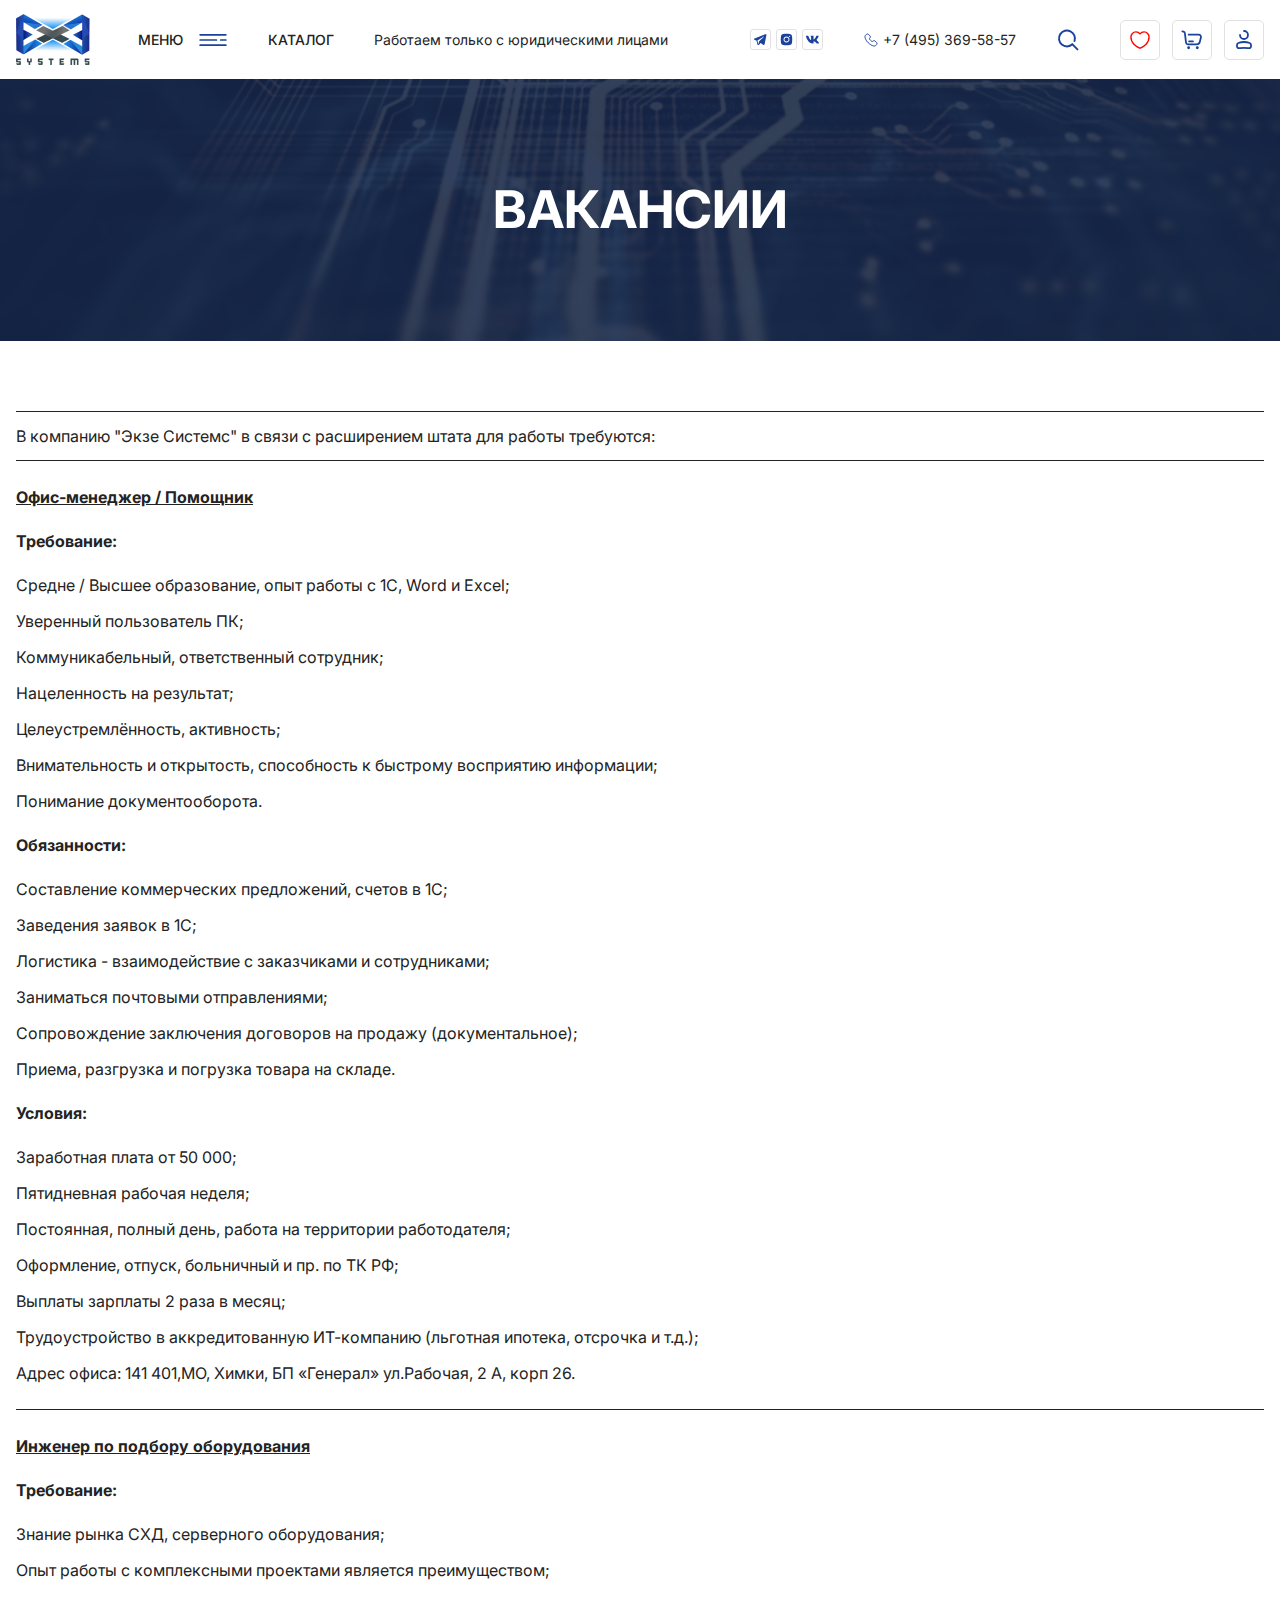
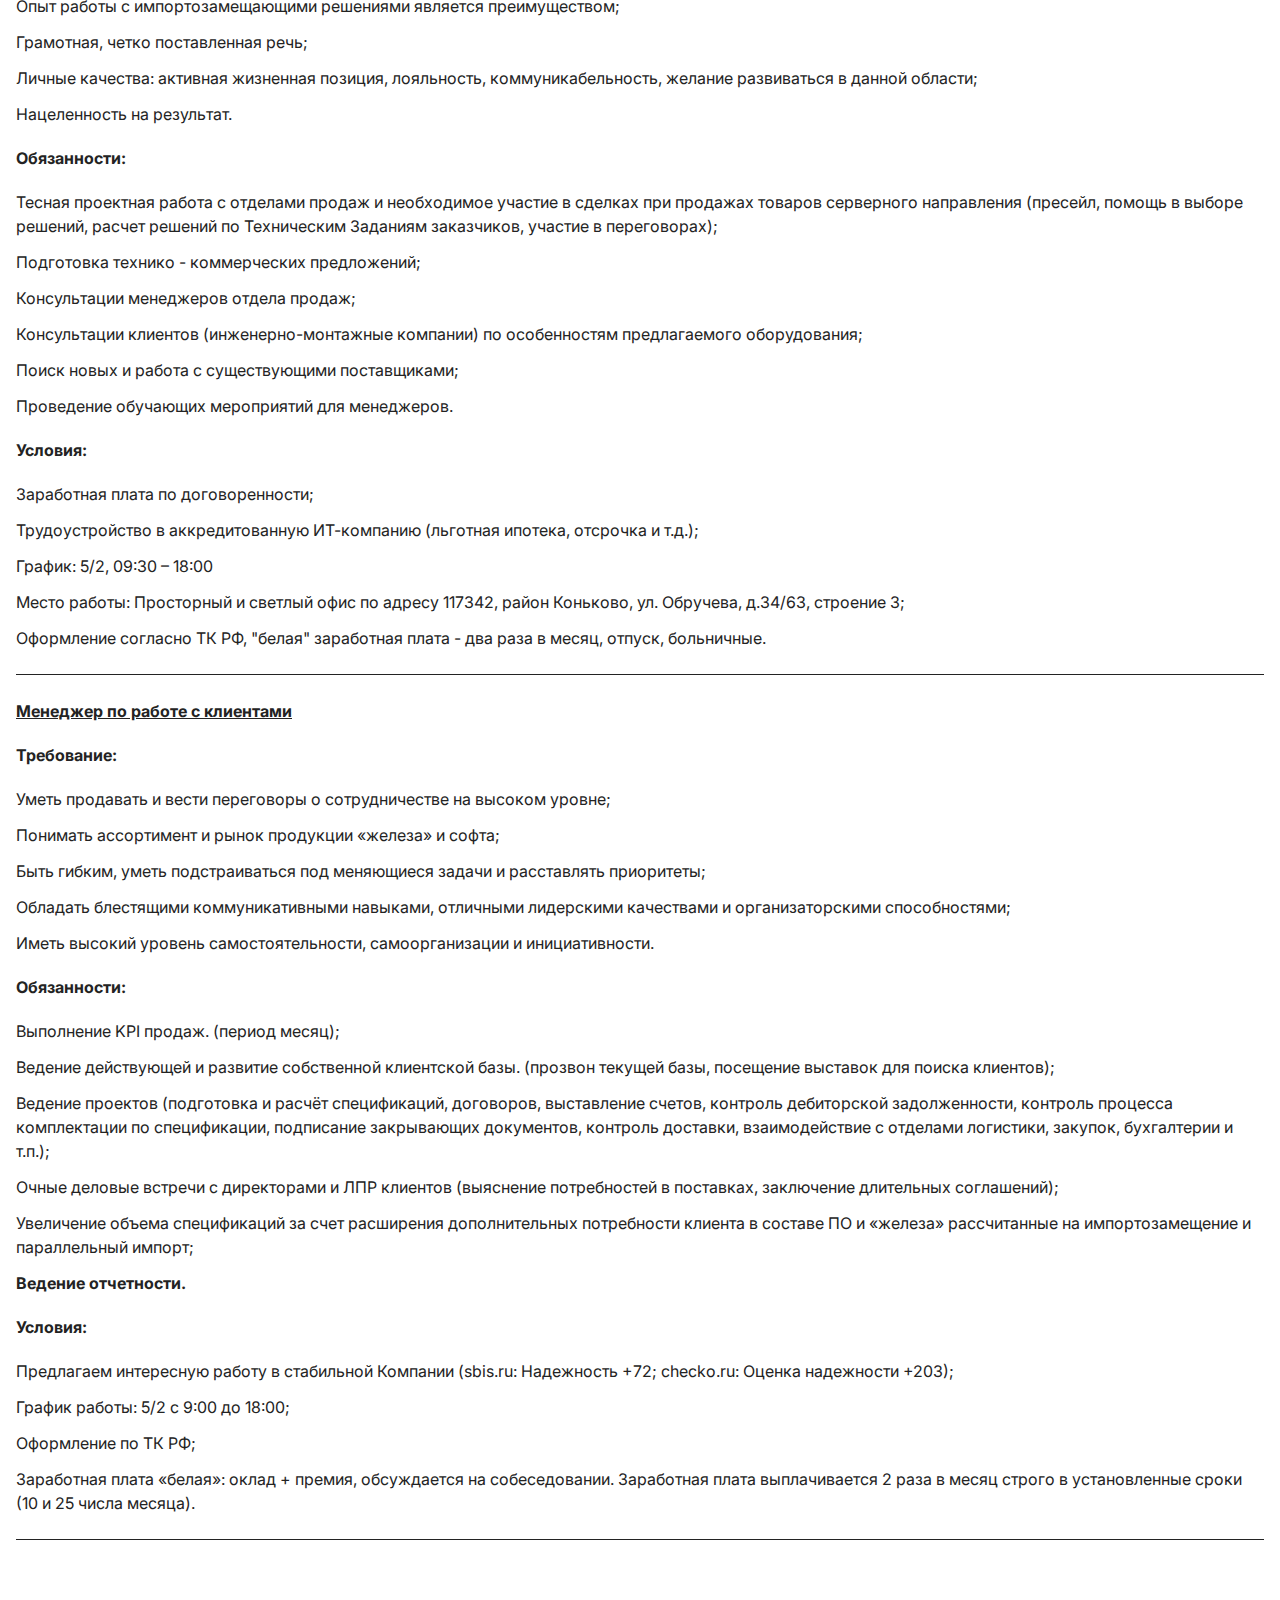
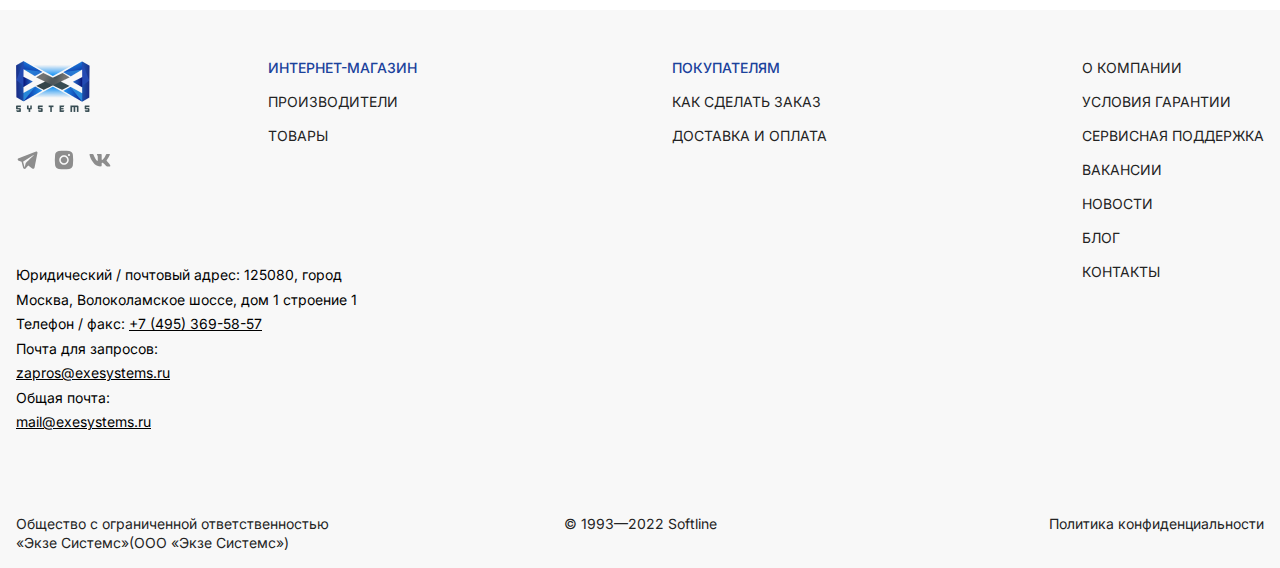
<file: vacancies.html>
<!DOCTYPE html>
<html lang="ru">
	<head>
		<meta http-equiv="Content-Type" content="text/html; charset=utf-8">

		<!-- Адаптирование страницы для мобильных устройств -->
		<meta name="viewport" content="width=device-width, initial-scale=1, maximum-scale=1">

		<!-- Запрет распознования номера телефона -->
		<meta name="format-detection" content="telephone=no">
		<meta name="SKYPE_TOOLBAR" content ="SKYPE_TOOLBAR_PARSER_COMPATIBLE">

		<!-- Заголовок страницы -->
		<title>Заголовок страницы</title>

		<!-- Данное значение часто используют(использовали) поисковые системы -->
		<meta name="description" content="">
		<meta name="keywords" content="">

		<!-- Изменение цвета панели моб. браузера -->
		<meta name="msapplication-TileColor" content="#1B429C">
		<meta name="theme-color" content="#1B429C">

		<!-- Подключение шрифтов с гугла -->
		<link rel="preconnect" href="https://fonts.googleapis.com">
		<link rel="preconnect" href="https://fonts.gstatic.com" crossorigin>
		<link href="https://fonts.googleapis.com/css2?family=Inter:wght@100;200;300;400;500;600;700;800;900&display=swap" rel="stylesheet">

		<!-- Подключение файлов стилей -->
		<link rel="stylesheet" href="css/swiper-bundle.min.css" async>
		<link rel="stylesheet" href="css/swiper.css" async>
		<link rel="stylesheet" href="css/fancybox.css" async>
		<link rel="stylesheet" href="css/ion.rangeSlider.css" async>
		<link rel="stylesheet" href="css/styles.css" async>

		<link rel="stylesheet" href="css/response_1899.css" media="print, (max-width: 1899px)" async>
		<link rel="stylesheet" href="css/response_1439.css" media="print, (max-width: 1439px)" async>
		<link rel="stylesheet" href="css/response_1279.css" media="print, (max-width: 1279px)" async>
		<link rel="stylesheet" href="css/response_1023.css" media="print, (max-width: 1023px)" async>
		<link rel="stylesheet" href="css/response_767.css" media="print, (max-width: 767px)" async>
		<link rel="stylesheet" href="css/response_479.css" media="(max-width: 479px)" async>
	</head>

	<body>
		<div class="wrap">
			<div class="main">
				<header>
					<div class="cont row">
						<div class="logo">
							<img src="images/logo.png" alt="">
						</div>

						<button class="menu_btn">
							<span>Меню</span>
							<svg class="icon"><use xlink:href="images/sprite.svg#ic_menu"></use></svg>
							<svg class="icon"><use xlink:href="images/sprite.svg#ic_delete"></use></svg>
						</button>

						<div class="catalog_link">
							<a href="/">Каталог</a>
						</div>

						<div class="exp">Работаем только с юридическими лицами</div>

						<div class="socials">
							<a href="/" target="_blank" rel="noopener nofollow">
								<svg class="icon"><use xlink:href="images/sprite.svg#ic_telegram"></use></svg>
							</a>

							<a href="/" target="_blank" rel="noopener nofollow">
								<svg class="icon"><use xlink:href="images/sprite.svg#ic_instagram"></use></svg>
							</a>

							<a href="/" target="_blank" rel="noopener nofollow">
								<svg class="icon"><use xlink:href="images/sprite.svg#ic_vk"></use></svg>
							</a>
						</div>

						<div class="phone">
							<a href="tel:+74953695857">
								<svg class="icon"><use xlink:href="images/sprite.svg#ic_phone"></use></svg>
								<span>+7 (495) 369-58-57</span>
							</a>
						</div>

						<button class="search_btn">
							<svg class="icon"><use xlink:href="images/sprite.svg#ic_search"></use></svg>
						</button>

						<div class="links">
							<div><a href="/" class="favorites_link active">
								<svg class="icon"><use xlink:href="images/sprite.svg#ic_favorite"></use></svg>

								<div class="exp">Избранное</div>
							</a></div>

							<div><a href="/">
								<svg class="icon"><use xlink:href="images/sprite.svg#ic_cart"></use></svg>

								<div class="exp">Корзина</div>
							</a></div>

							<div><button class="btn modal_btn" data-modal="login_modal">
								<svg class="icon"><use xlink:href="images/sprite.svg#ic_user"></use></svg>

								<div class="exp">Аккаунт</div>
							</button></div>
						</div>
					</div>
				</header>


				<section class="main_menu">
					<button class="close_btn">
						<svg class="icon"><use xlink:href="images/sprite.svg#ic_close"></use></svg>
					</button>

					<div class="data">
						<div><a href="/">О компании</a></div>
						<div><a href="/">Каталог</a></div>
						<div><a href="/">Акции</a></div>
						<div><a href="/">Вакансии</a></div>
					</div>

					<div class="image">
						<img data-src="images/menu_img.jpg" alt="" class="lazyload">
					</div>
				</section>


				<section class="main_search">
					<button class="close_btn">
						<svg class="icon"><use xlink:href="images/sprite.svg#ic_close"></use></svg>
					</button>

					<div class="data">
						<div class="title">Поиск</div>

						<form action="">
							<input type="text" name="" value="" class="input" placeholder="Поиск">

							<button type="submit" class="submit_btn">
								<svg class="icon"><use xlink:href="images/sprite.svg#ic_search"></use></svg>
							</button>
						</form>
					</div>

					<div class="image">
						<img data-src="images/search_img.jpg" alt="" class="lazyload">
					</div>
				</section>


				<section class="page_head block">
					<div class="cont mini">
						<h1 class="title">Вакансии</h1>
					</div>

					<img data-src="images/tmp/bg_page_head.jpg" alt="" class="bg lazyload">
				</section>


				<section class="vacancies block">
					<div class="cont mini">
						<div class="title">В компанию "Экзе Системс" в связи с расширением штата для работы требуются:</div>

						<div class="vacancy">
							<div class="name">Офис-менеджер / Помощник</div>

							<div class="section">
								<div class="label">Требование:</div>

								<div class="items">
									<div>Средне / Высшее образование, опыт работы с 1C, Word и Excel;</div>
									<div>Уверенный пользователь ПК;</div>
									<div>Коммуникабельный, ответственный сотрудник;</div>
									<div>Нацеленность на результат;</div>
									<div>Целеустремлённость, активность;</div>
									<div>Внимательность и открытость, способность к быстрому восприятию информации;</div>
									<div>Понимание документооборота.</div>
								</div>
							</div>

							<div class="section">
								<div class="label">Обязанности:</div>

								<div class="items">
									<div>Составление коммерческих предложений, счетов в 1C;</div>
									<div>Заведения заявок в 1C;</div>
									<div>Логистика - взаимодействие с заказчиками и сотрудниками;</div>
									<div>Заниматься почтовыми отправлениями;</div>
									<div>Сопровождение заключения договоров на продажу (документальное);</div>
									<div>Приема, разгрузка и погрузка товара на складе.</div>
								</div>
							</div>

							<div class="section">
								<div class="label">Условия:</div>

								<div class="items">
									<div>Заработная плата от 50 000;</div>
									<div>Пятидневная рабочая неделя;</div>
									<div>Постоянная, полный день, работа на территории работодателя;</div>
									<div>Оформление, отпуск, больничный и пр. по ТК РФ;</div>
									<div>Выплаты зарплаты 2 раза в месяц;</div>
									<div>Трудоустройство в аккредитованную ИТ-компанию (льготная ипотека, отсрочка и т.д.);</div>
									<div>Адрес офиса: 141 401,МО, Химки, БП «Генерал» ул.Рабочая, 2 А, корп 26.</div>
								</div>
							</div>
						</div>

						<div class="vacancy">
							<div class="name">Инженер по подбору оборудования</div>

							<div class="section">
								<div class="label">Требование:</div>

								<div class="items">
									<div>Знание рынка СХД, серверного оборудования;</div>
									<div>Опыт работы с комплексными проектами является преимуществом;</div>
									<div>Опыт работы с импортозамещающими решениями является преимуществом;</div>
									<div>Грамотная, четко поставленная речь;</div>
									<div>Личные качества: активная жизненная позиция, лояльность, коммуникабельность, желание развиваться в данной области;</div>
									<div>Нацеленность на результат.</div>
								</div>
							</div>

							<div class="section">
								<div class="label">Обязанности:</div>

								<div class="items">
									<div>Тесная проектная работа с отделами продаж и необходимое участие в сделках при продажах товаров серверного направления (пресейл, помощь в выборе решений, расчет решений по Техническим Заданиям заказчиков, участие в переговорах);</div>
									<div>Подготовка технико - коммерческих предложений;</div>
									<div>Консультации менеджеров отдела продаж;</div>
									<div>Консультации клиентов (инженерно-монтажные компании) по особенностям предлагаемого оборудования;</div>
									<div>Поиск новых и работа с существующими поставщиками;</div>
									<div>Проведение обучающих мероприятий для менеджеров.</div>
								</div>
							</div>

							<div class="section">
								<div class="label">Условия:</div>

								<div class="items">
									<div>Заработная плата по договоренности;</div>
									<div>Трудоустройство в аккредитованную ИТ-компанию (льготная ипотека, отсрочка и т.д.);</div>
									<div>График: 5/2, 09:30 – 18:00</div>
									<div>Место работы: Просторный и светлый офис по адресу 117342, район Коньково, ул. Обручева, д.34/63, строение 3;</div>
									<div>Оформление согласно ТК РФ, "белая" заработная плата - два раза в месяц, отпуск, больничные.</div>
								</div>
							</div>
						</div>

						<div class="vacancy">
							<div class="name">Менеджер по работе с клиентами</div>

							<div class="section">
								<div class="label">Требование:</div>

								<div class="items">
									<div>Уметь продавать и вести переговоры о сотрудничестве на высоком уровне;</div>
									<div>Понимать ассортимент и рынок продукции «железа» и софта;</div>
									<div>Быть гибким, уметь подстраиваться под меняющиеся задачи и расставлять приоритеты;</div>
									<div>Обладать блестящими коммуникативными навыками, отличными лидерскими качествами и организаторскими способностями;</div>
									<div>Иметь высокий уровень самостоятельности, самоорганизации и инициативности.</div>
								</div>
							</div>

							<div class="section">
								<div class="label">Обязанности:</div>

								<div class="items">
									<div>Выполнение KPI продаж. (период месяц);</div>
									<div>Ведение действующей и развитие собственной клиентской базы. (прозвон текущей базы, посещение выставок для поиска клиентов);</div>
									<div>Ведение проектов (подготовка и расчёт спецификаций, договоров, выставление счетов, контроль дебиторской задолженности, контроль процесса комплектации по спецификации, подписание закрывающих документов, контроль доставки, взаимодействие с отделами логистики, закупок, бухгалтерии и т.п.);</div>
									<div>Очные деловые встречи с директорами и ЛПР клиентов (выяснение потребностей в поставках, заключение длительных соглашений);</div>
									<div>Увеличение объема спецификаций за счет расширения дополнительных потребности клиента в составе ПО и «железа» рассчитанные на импортозамещение и параллельный импорт;</div>
									<div><b>Ведение отчетности.</b></div>
								</div>
							</div>

							<div class="section">
								<div class="label">Условия:</div>

								<div class="items">
									<div>Предлагаем интересную работу в стабильной Компании (sbis.ru: Надежность +72; checko.ru: Оценка надежности +203);</div>
									<div>График работы: 5/2 с 9:00 до 18:00;</div>
									<div>Оформление по ТК РФ;</div>
									<div>Заработная плата «белая»: оклад + премия, обсуждается на собеседовании. Заработная плата выплачивается 2 раза в месяц строго в установленные сроки (10 и 25 числа месяца).</div>
								</div>
							</div>
						</div>
					</div>
				</section>
			</div>


			<footer>
				<div class="cont mini row">
					<div class="col">
						<div class="logo">
							<img src="images/logo.png" alt="">
						</div>

						<div class="socials">
							<a href="/" target="_blank" rel="noopener nofollow">
								<svg class="icon"><use xlink:href="images/sprite.svg#ic_telegram"></use></svg>
							</a>

							<a href="/" target="_blank" rel="noopener nofollow">
								<svg class="icon"><use xlink:href="images/sprite.svg#ic_instagram"></use></svg>
							</a>

							<a href="/" target="_blank" rel="noopener nofollow">
								<svg class="icon"><use xlink:href="images/sprite.svg#ic_vk"></use></svg>
							</a>
						</div>
					</div>

					<div class="links">
						<div class="title">Интернет-магазин</div>

						<div class="items">
							<div><a href="/">Производители</a></div>
							<div><a href="/">Товары</a></div>
						</div>
					</div>

					<div class="links">
						<div class="title">Покупателям</div>

						<div class="items">
							<div><a href="/">Как сделать заказ</a></div>
							<div><a href="/">Доставка и оплата</a></div>
						</div>
					</div>

					<div class="menu">
						<div><a href="/">О компании</a></div>
						<div><a href="/">Условия гарантии</a></div>
						<div><a href="/">Сервисная поддержка</a></div>
						<div><a href="/">Вакансии</a></div>
						<div><a href="/">Новости</a></div>
						<div><a href="/">Блог</a></div>
						<div><a href="/">Контакты</a></div>
					</div>

					<div class="contacts">
						Юридический / почтовый адрес: 125080, город<br> Москва, Волоколамское шоссе, дом 1 строение 1<br>
						Телефон / факс: <a href="tel:+74953695857">+7 (495) 369-58-57</a><br>
						Почта для запросов:<br>
						<a href="mailto:zapros@exesystems.ru">zapros@exesystems.ru</a><br>
						Общая почта:<br>
						<a href="mailto:mail@exesystems.ru">mail@exesystems.ru</a>
					</div>
				</div>

				<div class="cont mini row">
					<div class="company">Общество с ограниченной ответственностью «Экзе Системс»(ООО «Экзе Системс»)</div>

					<div class="copyright">&copy; 1993—2022 Softline</div>

					<div class="privacy_policy_link">
						<a href="/">Политика конфиденциальности</a>
					</div>
				</div>
			</footer>


			<div class="overlay"></div>
		</div>


		<section class="modal" id="register_modal">
			<div class="modal_title">Регистрация</div>

			<form action="" class="form" autocomplete="off">
				<div class="line">
					<div class="field">
						<input type="email" name="" value="" class="input" placeholder="E-mail">
					</div>
				</div>

				<div class="line">
					<div class="field">
						<input type="password" name="" value="" class="input" placeholder="Пароль" autocomplete="new-password">
					</div>
				</div>

				<div class="line">
					<div class="field">
						<input type="text" name="" value="" class="input" placeholder="Ключ">
					</div>
				</div>

				<div class="submit">
					<button type="submit" class="submit_btn">Регистрация</button>
				</div>
			</form>
		</section>


		<section class="modal" id="login_modal">
			<div class="modal_title">Вход</div>

			<form action="" class="form" autocomplete="off">
				<div class="line">
					<div class="field">
						<input type="email" name="" value="" class="input" placeholder="E-mail">
					</div>
				</div>

				<div class="line">
					<div class="field">
						<input type="password" name="" value="" class="input" placeholder="Новый пароль" autocomplete="new-password">
					</div>
				</div>

				<div class="submit">
					<button class="recovery_btn modal_btn" data-modal="recovery_modal">Забыли пароль?</button>

					<button type="submit" class="submit_btn">Войти</button>
				</div>
			</form>
		</section>


		<section class="modal" id="recovery_modal">
			<div class="modal_title">Изменить пароль</div>

			<form action="" class="form" autocomplete="off">
				<div class="line">
					<div class="field">
						<input type="password" name="" value="" class="input" placeholder="Старый пароль">
					</div>
				</div>

				<div class="line">
					<div class="field">
						<input type="password" name="" value="" class="input" placeholder="Новый пароль" autocomplete="new-password">
					</div>
				</div>

				<div class="submit">
					<button type="submit" class="submit_btn">Изменить</button>
				</div>
			</form>
		</section>


		<!-- Подключение javascript файлов -->
		<script src="js/jquery-3.6.3.min.js"></script>
		<script src="js/functions.js"></script>
		<script src="js/swiper-bundle.min.js"></script>
		<script src="js/fancybox.js"></script>
		<script src="js/imask.js"></script>
		<script src="js/nice-select2.js"></script>
		<script src="js/ion.rangeSlider.min.js"></script>
		<script src="js/scripts.js"></script>
	</body>
</html>
</file>
<file: css/ion.rangeSlider.css>
.irs
{
    position: relative;

    display: block;

    -webkit-touch-callout: none;
    -khtml-user-select: none;
}

.irs.active
{
    pointer-events: auto;
}

.irs .irs
{
    margin: 0;
}

.irs-line
{
    position: relative;

    display: block;

    height: 3px;

    border-radius: 3px;
    background: #1b429c;
}

.irs-bar
{
    top: 0;
    left: 0;

    height: 3px;

    border-radius: 3px;
    background: #7091dd;
}


.irs-from,
.irs-to
{
    font-size: 14px;
    line-height: 88.9%;

    position: absolute;
    top: auto;
    bottom: 100%;
    left: 0 !important;

    visibility: visible !important;

    margin-bottom: 26px;

    white-space: nowrap;
    text-transform: uppercase;
}


.irs-from:before,
.irs-to:before
{
    font-size: 10px;
    line-height: 88.9%;

    position: absolute;
    bottom: 100%;
    left: 0;

    margin-bottom: 8px;

    content: 'От';
    text-transform: uppercase;

    color: #9d9d9d;
}

.irs-to
{
    right: 0 !important;
    left: auto !important;
}

.irs-to:before
{
    content: 'До';
}


.irs-single,
.irs-min,
.irs-max
{
    display: none !important;
}


.irs-slider
{
    z-index: 9;
    top: -7px;

    display: block;

    width: 17px;
    height: 17px;

    cursor: pointer;

    border-radius: 50%;
    background: url(../images/ic_irs-slider.svg) 50% no-repeat #102755;
}

.irs-slider:before
{
    position: absolute;
    top: -10px;
    left: -10px;

    display: block;

    width: calc(100% + 20px);
    height: calc(100% + 20px);

    content: '';
    cursor: pointer;
}


.irs-line
{
    position: relative;

    display: block;

    outline: none !important;
}

.irs-line-left,
.irs-line-mid,
.irs-line-right
{
    position: absolute;
    top: 0;

    display: block;
}

.irs-line-left
{
    left: 0;

    width: 11%;
}

.irs-line-mid
{
    left: 9%;

    width: 82%;
}

.irs-line-right
{
    right: 0;

    width: 11%;
}

.irs-bar
{
    position: absolute;
    left: 0;

    display: block;

    width: 0;
}

.irs-bar-edge
{
    position: absolute;
    top: 0;
    left: 0;

    display: block;
}

.irs-shadow
{
    position: absolute;
    left: 0;

    display: none;

    width: 0;
}

.irs-slider
{
    position: absolute;
    z-index: 1;

    display: block;
}



.irs-slider.type_last
{
    z-index: 2;
}

.irs-min
{
    position: absolute;
    left: 0;

    display: block;

    cursor: default;
}

.irs-max
{
    position: absolute;
    right: 0;

    display: block;

    cursor: default;
}

.irs-grid
{
    position: absolute;
    top: -7px;
    left: 9px !important;

    display: none;

    width: calc(100% - 19px) !important;
    height: 20px;

    pointer-events: none;
}

.irs-with-grid .irs-grid
{
    display: block;
}

.irs-grid-pol
{
    position: absolute;
    top: 0;
    left: 0;

    display: block;

    width: 1px;
    height: 20px;

    background: #fd810d;
}

.irs-grid-pol.small
{
    display: none;
}

.irs-grid-text
{
    position: absolute;
    bottom: 0;
    left: 0;

    display: none;

    cursor: pointer;
    text-align: center;
    white-space: nowrap;
}

.irs-disable-mask
{
    position: absolute;
    z-index: 2;
    top: 0;
    left: -1%;

    display: block;

    width: 102%;
    height: 100%;

    cursor: default;

    background: rgba(0, 0, 0, .0);
}

.lt-ie9 .irs-disable-mask
{
    cursor: not-allowed;

    background: #000;

    filter: alpha(opacity=0);
}

.irs-disabled
{
    opacity: .4;
}


.irs-hidden-input
{
    font-size: 0 !important;
    line-height: 0 !important;

    position: absolute !important;
    z-index: -9999 !important;
    top: 0 !important;
    left: 0 !important;

    display: block !important;
    overflow: hidden;

    width: 0 !important;
    height: 0 !important;
    margin: 0 !important;
    padding: 0 !important;

    border-style: solid !important;
    border-color: transparent !important;
    outline: none !important;
    background: none !important;
}
</file>
<file: css/response_1899.css>
@media print,
(max-width: 1899px)
{
    /*-------------------
        Global styles
    -------------------*/
    :root
    {
        --sidebar_width: 364px;
        --font_size_title: 48px;
    }


    .swiper-horizontal > .swiper-pagination-bullets,
    .swiper-pagination-bullets.swiper-pagination-horizontal,
    .swiper-pagination-custom,
    .swiper-pagination-fraction
    {
        right: 80px;
        bottom: 52px;
    }


    .swiper-button-next,
    .swiper-button-prev
    {
        bottom: 112px;
    }

    .swiper-button-prev
    {
        right: 191px;
    }

    .swiper-button-next
    {
        right: 80px;
    }



    /*--------------
        Line sep
    --------------*/
    .line_sep
    {
        width: 100%;
    }



    /*---------------
        Main menu
    ---------------*/
    .main_menu .close_btn
    {
        right: 24px;

        width: 40px;
        height: 40px;
    }


    .main_menu .data
    {
        font-size: 30px;

        width: 63%;
        padding: 60px 166px;
    }


    .main_menu .data > * + *
    {
        margin-top: 48px;
    }

    .main_menu .data > * + *:before
    {
        top: -17px;

        width: 60px;
    }


    .main_menu .image
    {
        width: 37%;
    }



    /*-----------------
        Main search
    -----------------*/
    .main_search .close_btn
    {
        right: 24px;

        width: 40px;
        height: 40px;
    }


    .main_search .data
    {
        width: 63%;
        padding: 80px 20px;
    }


    .main_search .title
    {
        padding-left: 100px;
    }


    .main_search form .input
    {
        height: 88px;
        padding: 0 87px 0 43px;
    }


    .main_search .image
    {
        width: 37%;
    }



    /*------------
        Filter
    ------------*/
    .filter .item + .item
    {
        margin-top: 20px;
    }


    .filter .item .label
    {
        padding: 24px;
    }


    .filter .item .data
    {
        padding: 20px 24px;
    }


    .filter .range
    {
        padding: 44px 24px 0;
    }


    .filter .item .field + .field
    {
        margin-top: 12px;
    }


    .filter .submit
    {
        margin-top: 28px;
    }

    .filter .reset_btn,
    .filter .submit_btn
    {
        height: 60px;
    }



    /*------------
        Header
    ------------*/
    header .menu_btn
    {
        margin-left: 72px;
    }


    header .catalog_link,
    header .exp
    {
        margin-left: 60px;
    }


    header .phone,
    header .search_btn,
    header .links
    {
        margin-left: 48px;
    }



    /*---------------
        Page head
    ---------------*/
    .page_head
    {
        padding: 199px 0 120px;
    }


    .page_head .title
    {
        font-size: 60px;
    }


    .page_head .desc
    {
        font-size: 18px;

        width: 508px;
    }


    .page_head .link a
    {
        line-height: 32px;
    }



    /*----------------
        Block head
    ----------------*/
    .block_head
    {
        margin-bottom: 70px;
    }



    /*------------------
        Form elements
    ------------------*/
    .form .input
    {
        font-size: 22px;
    }


    .form .submit
    {
        padding-top: 20px;
    }


    .form .submit_btn
    {
        font-size: 22px;

        padding: 18px 78px;
    }



    /*-----------------
        Main slider
    -----------------*/
    .main_slider .cont
    {
        padding-top: 200px;
        padding-bottom: 120px;
    }


    .main_slider .data
    {
        width: 1060px;
        margin-left: 80px;
    }



    /*-------------------------
        Import substitution
    -------------------------*/
    .import_substitution
    {
        padding-bottom: 80px;
    }


    .import_substitution .block_head
    {
        margin-bottom: 60px;
    }


    .import_substitution .img
    {
        width: 1000px;
        height: 1000px;
        margin-right: -1180px;
    }


    .import_substitution .text_block
    {
        line-height: 187.556%;
    }


    .import_substitution .link a
    {
        font-size: 22px;

        padding: 20px 80px;
    }



    /*----------------
        Categories
    ----------------*/
    .categories .category
    {
        font-size: 20px;
    }



    /*------------
        Brands
    ------------*/
    .brands .swiper-button-next,
    .brands .swiper-button-prev
    {
        margin-bottom: 71px;
    }

    .brands .swiper-button-prev
    {
        right: 107px;
    }

    .brands .swiper-button-next
    {
        right: 0;
    }


    .brands .brand .logo
    {
        height: 200px;
    }



    /*----------------
        About info
    ----------------*/
    .about_info
    {
        margin-bottom: 100px;
    }


    .about_info .data
    {
        width: 804px;
    }


    .about_info .link
    {
        margin-top: 72px;
    }

    .about_info .link a
    {
        font-size: 22px;

        padding: 20px 80px;
    }


    .about_info .img
    {
        width: 1000px;
        height: 1000px;
        margin-right: -1180px;
    }



    /*----------------
        Advantages
    ----------------*/
    .advantages
    {
        margin-bottom: 70px;
        padding-top: 260px;
        padding-bottom: 100px;
    }


    .advantages .swiper-button-next,
    .advantages .swiper-button-prev
    {
        margin-bottom: 71px;
    }

    .advantages .swiper-button-prev
    {
        right: 107px;
    }

    .advantages .swiper-button-next
    {
        right: 0;
    }


    .advantages .swiper-slide
    {
        width: 424px;
    }


    .advantages .item
    {
        padding: 91px 31px 51px;
    }

    .advantages .item .name
    {
        font-size: 22px;
    }



    /*-------------
        Reviews
    -------------*/
    /* .reviews
    {
        margin-bottom: 100px;
    }


    .reviews .swiper-button-next,
    .reviews .swiper-button-prev
    {
        margin-bottom: 117px;
    }

    .reviews .swiper-button-prev
    {
        right: 107px;
    }

    .reviews .swiper-button-next
    {
        right: 0;
    }


    .reviews .review .thumb
    {
        width: 200px;
        min-height: 280px;
    }

    .reviews .review .thumb + *
    {
        width: calc(100% - 200px);
    }


    .reviews .review .name
    {
        margin-bottom: 32px;
    } */



    /*--------------
        Partners
    --------------*/
    .partners .row
    {
        margin-bottom: -16px;
        margin-left: -16px;
    }

    .partners .row > *
    {
        width: calc(20% - 16px);
        margin-bottom: 16px;
        margin-left: 16px;
    }


    .partners .item
    {
        height: 192px;
    }



    /*----------------
        About desc
    ----------------*/
    .about_desc .data
    {
        width: calc(100% - 644px);
    }


    .about_desc .image
    {
        width: 580px;
    }



    /*------------------
        Presentation
    ------------------*/
    .presentation .item
    {
        height: 360px;
        padding-top: 36px;
    }


    .presentation .item .name
    {
        font-size: 24px;
    }



    /*-------------------
        Contacts info
    -------------------*/
    .contacts_info .data
    {
        width: 480px;
        padding: 46px;

        border-width: 2px;
        border-radius: 24px;
    }


    .contacts_info .data .icon
    {
        width: 76px;
        height: 76px;
        margin-bottom: 48px;
    }


    .contacts_info .data .item + .item
    {
        margin-top: 28px;
    }


    .contacts_info .callback
    {
        width: 760px;
    }



    /*--------------
        Callback
    --------------*/
    .callback .title
    {
        font-size: 30px;

        margin-bottom: 48px;
    }



    /*---------------
        Cart info
    ---------------*/
    .cart_info table td.buy
    {
        width: 160px;
    }


    .cart_info table td.price.total
    {
        width: 184px;
    }


    .cart_info .cart_total
    {
        margin-top: 60px;
    }


    .cart_info .cart_total .label
    {
        font-size: 44px;
    }



    /*----------------
        Order form
    ----------------*/
    .order_form
    {
        padding: 100px 0;
    }


    .order_form .block_title
    {
        margin-bottom: 80px;
    }


    .order_form .data
    {
        padding: 100px 320px;
    }


    .order_form .form .submit_btn
    {
        width: 320px;
        height: 80px;
    }



    /*-------------------
        Products head
    -------------------*/
    .products_head
    {
        margin-top: -32px;
    }


    .products_head .data
    {
        padding: 16px;
    }



    /*--------------
        Products
    --------------*/
    .products .block_title
    {
        font-size: 44px;
        line-height: 54px;

        margin-bottom: 48px;
    }


    .products .swiper-button-next,
    .products .swiper-button-prev
    {
        margin-bottom: 52px;
    }

    .products .swiper-button-prev
    {
        right: 107px;
    }


    .products .row
    {
        --products_count: 4;
    }

    .products .row > *
    {
        width: calc(25% - 20px);
    }


    .products .product
    {
        padding: 18px;
    }



    /*--------------
        Feedback
    --------------*/
    .feedback .block_title
    {
        font-size: 44px;
        line-height: 54px;

        margin-bottom: 80px;
    }


    .feedback .form
    {
        width: 760px;
    }


    .feedback .form .submit
    {
        padding-top: 24px;
    }


    .feedback .form .submit_btn
    {
        padding-right: 42px;
        padding-left: 42px;
    }



    /*-------------
        LK info
    -------------*/
    .lk_info .logout_btn
    {
        width: 132px;
        height: 52px;
        margin-top: 48px;
    }


    .lk_info .col_main
    {
        width: calc(100% - 400px);
    }


    .lk_info .lk_menu .btn
    {
        height: 72px;
    }



    .lk_info .orders .accordion_item .head
    {
        padding: 11px;
    }


    .lk_info .orders .accordion_item .data
    {
        padding: 15px;
    }



    .lk_info .personal
    {
        padding: 59px;
    }


    .lk_info .personal .line + .line
    {
        margin-top: 60px;
    }



    .lk_info .cart_info table td + td
    {
        padding-left: 24px;
    }


    .lk_info .cart_info table td.name
    {
        font-size: 18px;
        line-height: 24px;
    }

    .lk_info .cart_info table td.name a
    {
        width: 140px;
    }


    .lk_info .cart_info table td.buy
    {
        width: auto;
    }



    /*------------------
        Product info
    ------------------*/
    .product_info .images .image
    {
        height: 740px;
        padding: 24px;
    }


    .product_info .images .thumbs .btn
    {
        height: 116px;
    }


    .product_info .data
    {
        padding: 0;
    }


    .product_info .product_name
    {
        font-size: 44px;
    }


    .product_info .favorite_btn
    {
        top: 14px;
    }


    .product_info .buy
    {
        padding: 39px;
    }


    .product_info .price
    {
        font-size: 30px;
    }

    .product_info .price .label
    {
        font-size: 15px;

        margin-bottom: -4px;
    }


    .product_info .buy_btn
    {
        width: 180px;
        height: 56px;
    }


    .product_info .consult
    {
        padding: 60px 35px 35px;
    }



    .product_info .description .title
    {
        font-size: 44px;

        margin-bottom: 40px;
    }



    /*------------
        Cookie
    ------------*/
    .cookie
    {
        padding: 24px 68px;

        border-radius: 20px;
    }


    .cookie .icon
    {
        width: 88px;
        height: 90px;
    }


    .cookie .text
    {
        font-size: 17px;
        line-height: 25px;

        width: calc(100% - 468px);
    }


    .cookie .close_btn
    {
        font-size: 18px;

        width: 280px;
        height: 68px;
    }



    /*------------
        Footer
    ------------*/
    footer .cont + .cont
    {
        margin-top: 100px;
    }
}
</file>
<file: css/response_1439.css>
@media print,
(max-width: 1439px)
{
    /*-------------------
        Global styles
    -------------------*/
    :root
    {
        --sidebar_width: 312px;
        --font_size_title: 40px;
    }


    .swiper-horizontal > .swiper-pagination-bullets,
    .swiper-pagination-bullets.swiper-pagination-horizontal,
    .swiper-pagination-custom,
    .swiper-pagination-fraction
    {
        right: 40px;
        bottom: 40px;
    }


    .swiper-button-next,
    .swiper-button-prev
    {
        bottom: 100px;

        width: 60px;
        height: 24px;
    }

    .swiper-button-prev
    {
        right: 131px;
    }

    .swiper-button-next
    {
        right: 40px;
    }


    .swiper-button-next .icon,
    .swiper-button-prev .icon
    {
        width: 60px;
        height: 24px;
    }



    /*---------------
        Main menu
    ---------------*/
    .main_menu .close_btn
    {
        width: 36px;
        height: 36px;
    }


    .main_menu .data
    {
        font-size: 28px;

        padding: 48px 112px;
    }


    .main_menu .data > * + *
    {
        margin-top: 36px;
    }

    .main_menu .data > * + *:before
    {
        top: -13px;

        width: 52px;
        height: 1px;
    }



    /*-----------------
        Main search
    -----------------*/
    .main_search .close_btn
    {
        width: 36px;
        height: 36px;
    }


    .main_search .data
    {
        padding: 60px 20px;
    }


    .main_search .title
    {
        font-size: 32px;

        margin-bottom: 32px;
        padding-left: 80px;
    }


    .main_search form .input
    {
        height: 80px;
        padding: 0 87px 0 39px;
    }


    .main_search form .submit_btn
    {
        right: 40px;
    }



    /*------------
        Header
    ------------*/
    header .menu_btn
    {
        margin-left: 48px;
    }



    header .catalog_link,
    header .exp
    {
        margin-left: 40px;
    }



    header .phone
    {
        margin-left: 40px;
    }



    header .search_btn
    {
        width: 24px;
        height: 24px;
        margin-left: 40px;
    }



    header .links
    {
        margin-left: 40px;
    }


    header .links > * + *
    {
        margin-left: 12px;
    }


    header .links a,
    header .links .btn
    {
        width: 40px;
        height: 40px;
    }


    header .links .icon
    {
        width: 24px;
        height: 24px;
    }

    header .links .favorites_link .icon
    {
        width: 20px;
        height: 20px;
    }



    /*------------
        Filter
    ------------*/
    .filter
    {
        padding: 22px 10px;
    }


    .filter .title
    {
        margin-bottom: 20px;
    }


    .filter .item .label
    {
        font-size: 15px;
        line-height: 21px;

        padding: 20px;
    }


    .filter .item .data
    {
        padding: 20px;
    }


    .filter .range
    {
        padding: 52px 20px 0;
    }


    .filter .item .checkbox
    {
        font-size: 14px;
        line-height: 18px;

        min-height: 20px;
        padding-left: 32px;
    }

    .filter .item .checkbox .check
    {
        top: 0;
    }


    .filter .submit
    {
        margin-top: 24px;
    }

    .filter .reset_btn,
    .filter .submit_btn
    {
        font-size: 15px;

        height: 52px;
    }



    /*---------------
        Page head
    ---------------*/
    .page_head
    {
        padding: 179px 0 100px;
    }


    .page_head .logo
    {
        margin-right: 28px;
    }


    .page_head .title
    {
        font-size: 52px;
        line-height: 120%;
    }


    .page_head .desc
    {
        font-size: 17px;

        width: 480px;
    }


    .page_head .link a
    {
        line-height: 28px;
    }



    /*----------------
        Block head
    ----------------*/
    .block_head
    {
        margin-bottom: 48px;
    }


    .block_head.pad_r
    {
        padding-right: 200px;
    }



    /*------------------
        Form elements
    ------------------*/
    .form .line
    {
        margin-bottom: 32px;
    }


    .form .input
    {
        font-size: 20px;
    }


    .form .submit_btn
    {
        font-size: 20px;

        padding: 16px 68px;
    }



    /*----------------
        Typography
    ----------------*/
    .text_block
    {
        font-size: 16px;
    }


    .text_block > *
    {
        margin-bottom: 24px;
    }


    .text_block .text_indent
    {
        text-indent: 40px;
    }



    /*-----------------
        Main slider
    -----------------*/
    .main_slider .cont
    {
        padding-top: 148px;
        padding-bottom: 148px;
    }


    .main_slider .data
    {
        width: 100%;
        margin-left: 0;
        padding-left: 48px;
    }


    .main_slider .title
    {
        font-size: var(--font_size_title);
    }



    /*-------------------------
        Import substitution
    -------------------------*/
    .import_substitution
    {
        padding-bottom: 0;
    }


    .import_substitution .block_head
    {
        margin-bottom: 48px;
    }


    .import_substitution .data
    {
        width: calc(100% - 544px);
    }


    .import_substitution .link
    {
        margin-top: 40px;
    }


    .import_substitution .link a
    {
        font-size: 20px;

        padding: 16px 68px;
    }


    .import_substitution .img
    {
        width: 800px;
        height: 800px;
        margin-right: -932px;
    }



    /*----------------
        Categories
    ----------------*/
    .categories .category
    {
        font-size: 18px;
    }


    .categories .category .thumb
    {
        width: 140px;
        height: 140px;
        margin-bottom: 24px;
    }



    /*------------
        Brands
    ------------*/
    .brands .swiper-button-next,
    .brands .swiper-button-prev
    {
        margin-bottom: 55px;
    }

    .brands .swiper-button-prev
    {
        right: 91px;
    }


    .brands .brand .logo
    {
        height: 172px;
    }



    /*----------------
        About info
    ----------------*/
    .about_info
    {
        margin-bottom: 80px;
    }


    .about_info .data
    {
        width: calc(100% - 532px);
    }


    .about_info .link
    {
        margin-top: 60px;
    }

    .about_info .link a
    {
        font-size: 20px;

        padding: 16px 68px;
    }


    .about_info .img
    {
        top: 0;

        width: 800px;
        height: 800px;
        margin-right: -932px;
    }



    /*----------------
        Advantages
    ----------------*/
    .advantages
    {
        padding-top: 200px;
        padding-bottom: 80px;
    }


    .advantages .swiper-button-next,
    .advantages .swiper-button-prev
    {
        margin-bottom: 55px;
    }

    .advantages .swiper-button-prev
    {
        right: 91px;
    }


    .advantages .swiper-slide
    {
        width: 372px;
    }


    .advantages .item
    {
        font-size: 15px;

        padding: 71px 27px 27px;
    }

    .advantages .item .name
    {
        font-size: 20px;
    }

    .advantages .item .desc
    {
        font-size: 16px;

        margin-top: 28px;
    }



    /*-------------
        Reviews
    -------------*/
    /* .reviews
    {
        margin-bottom: 80px;
    }


    .reviews .swiper-button-next,
    .reviews .swiper-button-prev
    {
        margin-bottom: 102px;
    }

    .reviews .swiper-button-prev
    {
        right: 91px;
    }


    .reviews .swiper-slide
    {
        width: 600px;
    }


    .reviews .review .name
    {
        margin-bottom: 28px;
    }


    .reviews .review .text
    {
        font-size: 15px;
    } */



    /*--------------
        Partners
    --------------*/
    .partners .item
    {
        height: 168px;
    }



    /*----------------
        About desc
    ----------------*/
    .about_desc .data
    {
        width: calc(100% - 560px);
    }


    .about_desc .image
    {
        width: 520px;
    }



    /*------------------
        Presentation
    ------------------*/
    .presentation .item
    {
        height: 320px;
        padding-top: 32px;
    }


    .presentation .item .icon img
    {
        width: 56px;
        height: 56px;
    }


    .presentation .item .name
    {
        font-size: 22px;
    }




    /*-------------------
        Contacts info
    -------------------*/
    .contacts_info .data
    {
        width: 460px;
        padding: 30px;

        border-radius: 20px;
    }


    .contacts_info .data .icon
    {
        width: 68px;
        height: 68px;
        margin-bottom: 40px;
    }


    .contacts_info .data .item + .item
    {
        margin-top: 24px;
    }


    .contacts_info .callback
    {
        width: 680px;
    }



    /*--------------
        Callback
    --------------*/
    .callback .title
    {
        font-size: 28px;

        margin-bottom: 40px;
    }



    /*---------------
        Cart info
    ---------------*/
    .cart_info .block_title
    {
        font-size: 36px;
    }


    .cart_info table th + th,
    .cart_info table td + td
    {
        padding-left: 28px;
    }


    .cart_info table td.name
    {
        font-size: 18px;
        line-height: 24px;
    }


    .cart_info table td.buy
    {
        width: 140px;
    }


    .cart_info table td.price.total
    {
        width: 160px;
    }


    .cart_info table td.delete
    {
        width: 43px;
    }


    .cart_info .cart_total
    {
        font-size: 22px;

        margin-top: 40px;
    }

    .cart_info .cart_total .label
    {
        font-size: 40px;
    }



    /*----------------
        Order form
    ----------------*/
    .order_form
    {
        padding: 80px 0;
    }


    .order_form .block_title
    {
        font-size: 44px;
    }


    .order_form .data
    {
        padding: 80px 280px;
    }


    .order_form .form .line
    {
        margin-bottom: 40px;
    }


    .order_form .form .submit_btn
    {
        width: 280px;
        height: 72px;
    }



    /*--------------
        Products
    --------------*/
    .products .block_title
    {
        font-size: 40px;
        line-height: 50px;

        margin-bottom: 40px;
    }


    .products .swiper-button-next,
    .products .swiper-button-prev
    {
        width: 60px;
        height: 24px;
        margin-bottom: 51px;
    }

    .products .swiper-button-prev
    {
        right: 91px;
    }


    .products .row
    {
        --products_count: 3;
    }

    .products .row > *
    {
        width: calc(33.333% - 20px);
    }



    /*--------------
        Feedback
    --------------*/
    .feedback .block_title
    {
        font-size: 40px;
        line-height: 50px;

        margin-bottom: 60px;
    }


    .feedback .form
    {
        width: 720px;
    }


    .feedback .form .submit
    {
        padding-top: 20px;
    }


    .feedback .form .submit_btn
    {
        font-size: 18px;
    }



    /*-------------
        LK info
    -------------*/
    .lk_info .block_title
    {
        font-size: 36px;
    }


    .lk_info .col_main
    {
        width: calc(100% - 380px);
    }


    .lk_info .lk_menu .btn
    {
        height: 64px;
    }


    .lk_info .orders .number
    {
        width: 80px;
    }

    .lk_info .orders .status
    {
        width: 108px;
    }



    .lk_info .personal
    {
        padding: 47px;
    }


    .lk_info .personal .line + .line
    {
        margin-top: 47px;
    }



    /*------------------
        Product info
    ------------------*/
    .product_info .images .image
    {
        height: 700px;
    }


    .product_info .images .thumbs
    {
        margin-top: 16px;
        margin-bottom: -16px;
        margin-left: -16px;
    }

    .product_info .images .thumbs > *
    {
        width: calc(20% - 16px);
        margin-bottom: 16px;
        margin-left: 16px;
    }


    .product_info .images .thumbs .btn
    {
        height: 104px;
    }


    .product_info .product_name
    {
        font-size: 40px;
    }


    .product_info .favorite_btn
    {
        top: 12px;
    }


    .product_info .buy
    {
        padding: 31px;
    }


    .product_info .price
    {
        font-size: 28px;
    }

    .product_info .price .label
    {
        font-size: 14px;

        margin-bottom: -8px;
    }


    .product_info .buy_btn
    {
        width: 168px;
        height: 52px;
    }


    .product_info .features .title
    {
        font-size: 22px;

        margin-bottom: 20px;
        padding-bottom: 20px;
    }


    .product_info .consult
    {
        padding: 41px 27px 27px;
    }


    .product_info .consult .title
    {
        font-size: 20px;
        line-height: 24px;

        margin-bottom: 32px;
    }


    .product_info .consult .form .submit
    {
        padding-top: 8px;
    }

    .product_info .consult .form .submit_btn
    {
        width: 280px;
        height: 56px;
    }



    .product_info .description .title
    {
        font-size: 40px;
    }



    /*------------
        Cookie
    ------------*/
    .cookie
    {
        padding: 20px 60px;

        border-radius: 16px;
    }


    .cookie .icon
    {
        width: 68px;
        height: 70px;
    }


    .cookie .text
    {
        font-size: 16px;
        line-height: 24px;

        width: calc(100% - 408px);
    }


    .cookie .close_btn
    {
        font-size: 16px;

        width: 240px;
        height: 60px;
    }



    /*---------------
        Vacancies
    ---------------*/
    .vacancies .title
    {
        font-size: 16px;
        line-height: 24px;

        margin-bottom: 24px;
    }


    .vacancies .vacancy
    {
        padding-bottom: 24px;
    }

    .vacancies .vacancy + .vacancy
    {
        margin-top: 24px;
    }


    .vacancies .vacancy .name,
    .vacancies .vacancy .section .label,
    .vacancies .vacancy .section .items
    {
        font-size: 16px;
        line-height: 24px;
    }


    .vacancies .vacancy .section .items > * + *
    {
        margin-top: 12px;
    }



    /*------------
        Footer
    ------------*/
    footer .cont + .cont
    {
        margin-top: 80px;
    }


    footer .socials
    {
        margin-top: 36px;
    }

    footer .socials a + a
    {
        margin-left: 12px;
    }


    footer .links .title,
    footer .links .items,
    footer .menu
    {
        font-size: 14px;
    }


    footer .company,
    footer .privacy_policy_link
    {
        width: 324px;
    }



    /*-----------
        PopUp
    -----------*/
    .modal
    {
        width: 560px;
        padding: 48px;
    }


    .modal_title
    {
        font-size: 35px;

        margin-bottom: 48px;
    }


    .modal .form .line
    {
        margin-bottom: 20px;
    }


    .modal .form .input
    {
        height: 60px;
        padding: 0 23px;
    }


    .modal .form .submit_btn
    {
        width: 200px;
        height: 60px;
    }
}
</file>
<file: css/response_1279.css>
@media print,
(max-width: 1279px)
{
    /*-------------------
        Global styles
    -------------------*/
    :root
    {
        --sidebar_width: 100%;
        --font_size_title: 36px;
    }


    html.custom_scroll ::-webkit-scrollbar
    {
        width: 5px;
        height: 5px;
    }



    .swiper-horizontal > .swiper-pagination-bullets,
    .swiper-pagination-bullets.swiper-pagination-horizontal,
    .swiper-pagination-custom,
    .swiper-pagination-fraction
    {
        right: 16px;
        bottom: 32px;
    }


    .swiper-button-next,
    .swiper-button-prev
    {
        bottom: 80px;

        width: 56px;
        height: 22px;
    }

    .swiper-button-prev
    {
        right: 104px;
    }

    .swiper-button-next
    {
        right: 16px;
    }


    .swiper-button-next .icon,
    .swiper-button-prev .icon
    {
        width: 56px;
        height: 22px;
    }


    .content_flex .content
    {
        width: 100%;
    }



    /*--------------
        Fancybox
    --------------*/
    .fancybox__slide
    {
        padding: 32px;
    }



    /*------------
        Header
    ------------*/
    header .exp
    {
        display: none;
    }



    /*---------------
        Page head
    ---------------*/
    .page_head
    {
        padding: 159px 0 80px;
    }


    .page_head .title
    {
        font-size: 44px;
    }


    .page_head .desc
    {
        font-size: 16px;

        width: 448px;
    }



    /*-------------
        Sidebar
    -------------*/
    aside
    {
        margin-bottom: 32px;
    }



    /*------------
        Filter
    ------------*/
    .filter
    {
        padding: 0;
    }


    .filter .title
    {
        margin: 0;
        padding: 16px;

        cursor: pointer;
    }


    .filter form
    {
        display: none;

        padding: 4px 16px 16px;
    }



    /*----------------
        Block head
    ----------------*/
    .block_head
    {
        margin-bottom: 40px;
    }



    /*------------------
        Form elements
    ------------------*/
    .form .line
    {
        margin-bottom: 28px;
    }


    .form .input
    {
        font-size: 18px;

        height: 48px;
    }


    .form .submit_btn
    {
        font-size: 18px;

        padding: 14px 58px;
    }



    /*----------------
        Typography
    ----------------*/
    .text_block
    {
        font-size: 16px;
    }


    .text_block > *
    {
        margin-bottom: 20px;
    }


    .text_block .text_indent
    {
        text-indent: 32px;
    }



    /*-----------------
        Main slider
    -----------------*/
    .main_slider .cont
    {
        padding-bottom: 80px;
    }


    .main_slider .data
    {
        padding: 0;
    }



    /*----------------
        Categories
    ----------------*/
    .categories .row > *
    {
        width: calc(33.333% - 20px);
    }


    .categories .category
    {
        font-size: 16px;

        padding: 28px 20px;
    }


    .categories .category .thumb
    {
        width: 120px;
        height: 120px;
        margin-bottom: 20px;
    }



    /*-------------------------
        Import substitution
    -------------------------*/
    .import_substitution .block_head
    {
        margin-bottom: 40px;
    }


    .import_substitution .data
    {
        width: calc(100% - 384px);
    }


    .import_substitution .link
    {
        margin-top: 28px;
    }

    .import_substitution .link a
    {
        font-size: 18px;

        padding: 16px 60px;
    }


    .import_substitution .img
    {
        top: 80px;

        width: 680px;
        height: 680px;
        margin-right: -800px;
    }



    /*------------
        Brands
    ------------*/
    .brands .swiper-button-next,
    .brands .swiper-button-prev
    {
        margin-bottom: 47px;
    }

    .brands .swiper-button-prev
    {
        right: 88px;
    }



    /*----------------
        About info
    ----------------*/
    .about_info .data
    {
        width: calc(100% - 384px);
    }


    .about_info .link
    {
        margin-top: 48px;
    }

    .about_info .link a
    {
        font-size: 18px;

        padding: 16px 60px;
    }


    .about_info .img
    {
        top: 80px;

        width: 680px;
        height: 680px;
        margin-right: -800px;
    }



    /*----------------
        Advantages
    ----------------*/
    .advantages
    {
        padding-top: 148px;
        padding-bottom: 70px;
    }


    .advantages .swiper-button-next,
    .advantages .swiper-button-prev
    {
        margin-bottom: 47px;
    }

    .advantages .swiper-button-prev
    {
        right: 88px;
    }


    .advantages .item
    {
        padding: 63px 23px 27px;
    }


    .advantages .item .name
    {
        font-size: 18px;
    }


    .advantages .item .desc
    {
        font-size: 15px;

        margin-top: 24px;
    }



    /*-------------
        Reviews
    -------------*/
    /* .reviews .swiper-button-next,
    .reviews .swiper-button-prev
    {
        margin-bottom: 88px;
    }

    .reviews .swiper-button-prev
    {
        right: 88px;
    }


    .reviews .swiper-slide
    {
        width: 520px;
    }


    .reviews .review .name
    {
        font-size: 19px;

        margin-bottom: 24px;
    }

    .reviews .review .text
    {
        font-size: 14px;
    } */



    /*--------------
        Partners
    --------------*/
    .partners .item
    {
        height: 140px;
    }



    /*----------------
        About desc
    ----------------*/
    .about_desc .data
    {
        width: calc(100% - 460px);
    }


    .about_desc .image
    {
        width: 440px;
    }



    /*-----------
        Certs
    -----------*/
    .certs .row
    {
        margin-bottom: -16px;
        margin-left: -16px;
    }

    .certs .row > *
    {
        width: calc(20% - 16px);
        margin-bottom: 16px;
        margin-left: 16px;
    }



    /*------------------
        Presentation
    ------------------*/
    .presentation .item
    {
        height: 260px;
        padding: 18px;

        border-width: 2px;
    }


    .presentation .item .icon img
    {
        width: 52px;
        height: 52px;
    }


    .presentation .item .name
    {
        font-size: 20px;
    }



    /*-------------------
        Contacts info
    -------------------*/
    .contacts_info .data
    {
        width: 380px;
        padding: 22px;

        border-radius: 16px;
    }


    .contacts_info .data .icon
    {
        width: 60px;
        height: 60px;
        margin-bottom: 32px;
        margin-left: -4px;
    }


    .contacts_info .callback
    {
        width: calc(100% - 460px);
    }



    /*--------------
        Callback
    --------------*/
    .callback .title
    {
        font-size: 25px;
        line-height: 33px;

        margin-bottom: 32px;
    }



    /*---------------
        Cart info
    ---------------*/
    .cart_info .block_title
    {
        font-size: 32px;
    }


    .cart_info table th
    {
        padding-top: 15px;
        padding-bottom: 15px;
    }


    .cart_info table td
    {
        padding-top: 15px;
        padding-bottom: 15px;
    }


    .cart_info table th + th,
    .cart_info table td + td
    {
        padding-left: 20px;
    }


    .cart_info table td.name
    {
        font-size: 16px;
        line-height: 22px;
    }


    .cart_info table td.name a
    {
        width: 172px;
    }


    .cart_info table td.price
    {
        font-size: 16px;
        line-height: 22px;
    }

    .cart_info table td.price.total
    {
        width: 140px;
    }


    .cart_info table td.buy
    {
        width: auto;
    }

    .cart_info table td.buy .btn
    {
        width: 44px;
        height: 44px;
    }


    .cart_info table td.delete
    {
        width: 35px;
    }


    .cart_info .cart_total
    {
        font-size: 20px;

        margin-top: 32px;
    }

    .cart_info .cart_total .label
    {
        font-size: 36px;
    }



    /*----------------
        Order form
    ----------------*/
    .order_form .block_title
    {
        font-size: 40px;
    }


    .order_form .data
    {
        padding: 80px 200px;
    }


    .order_form .form .line
    {
        margin-bottom: 32px;
    }


    .order_form .form .input
    {
        font-size: 16px;

        height: 40px;
    }


    .order_form .form .submit_btn
    {
        font-size: 16px;

        width: 200px;
        height: 60px;
    }



    /*--------------
        Products
    --------------*/
    .products .block_title
    {
        font-size: 36px;
        line-height: 44px;
    }


    .products .swiper-button-next,
    .products .swiper-button-prev
    {
        width: 56px;
        height: 22px;
        margin-bottom: 50px;
    }

    .products .swiper-button-prev
    {
        right: 88px;
    }


    .products .product
    {
        padding: 20px;
    }



    /*--------------
        Feedback
    --------------*/
    .feedback .block_title
    {
        font-size: 38px;
        line-height: 48px;

        margin-bottom: 48px;
    }


    .feedback .form
    {
        width: 660px;
    }



    /*-------------
        LK info
    -------------*/
    .lk_info .block_title
    {
        font-size: 32px;
    }


    .lk_info .col_left
    {
        width: 100%;
        margin-bottom: 40px;
    }


    .lk_info .logout_btn
    {
        width: 128px;
        height: 48px;
        margin-top: 40px;
    }


    .lk_info .col_main
    {
        width: 100%;
    }


    .lk_info .lk_menu .btn
    {
        height: 60px;
    }



    .lk_info .personal
    {
        margin-top: 0;
        padding: 31px;
    }


    .lk_info .personal .line + .line
    {
        margin-top: 32px;
    }



    /*------------------
        Product info
    ------------------*/
    .product_info .images .image
    {
        height: 560px;
    }


    .product_info .images .thumbs .btn
    {
        height: 92px;
        padding: 10px;

        border-radius: 8px;
    }


    .product_info .product_name
    {
        font-size: 36px;
        line-height: 44px;
    }


    .product_info .favorite_btn
    {
        top: 14px;
    }


    .product_info .buy
    {
        padding: 27px;
    }


    .product_info .price
    {
        font-size: 26px;
    }


    .product_info .buy_btn
    {
        width: 100%;
        height: 48px;
    }


    .product_info .features .title
    {
        font-size: 20px;

        padding-bottom: 16px;
    }


    .product_info .features .feature + .feature
    {
        margin-top: 12px;
    }


    .product_info .consult
    {
        padding: 27px;
    }


    .product_info .consult .title
    {
        font-size: 19px;
        line-height: 23px;

        margin-bottom: 24px;
    }


    .product_info .consult .form .submit_btn
    {
        width: 268px;
        height: 52px;
    }



    .product_info .description .title
    {
        font-size: 36px;
        line-height: 44px;

        margin-bottom: 32px;
    }



    /*------------
        Cookie
    ------------*/
    .cookie
    {
        bottom: 16px;

        max-width: calc(100% - 32px);
        padding: 16px 32px;

        border-radius: 12px;
    }


    .cookie .icon
    {
        width: 60px;
        height: 62px;
    }


    .cookie .text
    {
        font-size: 14px;
        line-height: 22px;

        width: calc(100% - 328px);
        margin-left: 0;
    }


    .cookie .close_btn
    {
        font-size: 15px;

        width: 220px;
        height: 56px;
    }



    /*---------------
        Vacancies
    ---------------*/
    .vacancies .vacancy .name,
    .vacancies .vacancy .section .label,
    .vacancies .vacancy .section .items
    {
        font-size: 15px;
        line-height: 23px;
    }



    /*------------
        Footer
    ------------*/
    footer .cont + .cont
    {
        margin-top: 60px;
    }
}
</file>
<file: css/response_767.css>
@media print,
(max-width: 767px)
{
    /*-------------------
        Global styles
    -------------------*/
    :root
    {
        --font_size_title: 30px;
    }


    .block
    {
        margin-bottom: 60px;
    }



    .swiper-horizontal > .swiper-pagination-bullets,
    .swiper-pagination-bullets.swiper-pagination-horizontal,
    .swiper-pagination-custom,
    .swiper-pagination-fraction
    {
        bottom: 24px;

        height: 10px;
    }

    .swiper-pagination-bullet
    {
        width: 10px;
        height: 10px;
    }


    .swiper-button-next,
    .swiper-button-prev
    {
        width: 48px;
        height: 20px;
    }


    .swiper-button-next .icon,
    .swiper-button-prev .icon
    {
        width: 48px;
        height: 20px;
    }



    /*--------------
        Fancybox
    --------------*/
    .fancybox__slide
    {
        padding: 20px;
    }



    /*---------------
        Main menu
    ---------------*/
    .main_menu .close_btn
    {
        top: 20px;
        right: 20px;
        bottom: auto;

        width: 28px;
        height: 28px;
        margin: 0;

        color: #1b429c;
    }


    .main_menu .data
    {
        font-size: 26px;

        width: 100%;
        padding: 40px;
    }


    .main_menu .data > * + *
    {
        margin-top: 24px;
    }

    .main_menu .data > * + *:before
    {
        top: -13px;

        width: 48px;
    }


    .main_menu .image
    {
        display: none;
    }



    /*-----------------
        Main search
    -----------------*/
    .main_search .close_btn
    {
        top: 20px;
        right: 20px;
        bottom: auto;

        width: 28px;
        height: 28px;
        margin: 0;

        color: #1b429c;
    }


    .main_search .data
    {
        align-content: center;
        align-items: center;

        width: 100%;
        padding: 40px;
    }


    .main_search .title
    {
        font-size: 26px;

        margin-bottom: 20px;
        padding-left: 0;
    }


    .main_search .image
    {
        display: none;
    }



    /*----------------
        Pagination
    ----------------*/
    .pagination
    {
        margin-top: 40px;
    }


    .pagination > * + *
    {
        margin-left: 6px;
    }


    .pagination .prev
    {
        margin-right: 16px;
    }

    .pagination .next
    {
        margin-left: 22px;
    }



    /*------------
        Header
    ------------*/
    header .menu_btn
    {
        margin-right: auto;
        margin-left: 32px;
    }


    header .socials
    {
        order: 2;

        width: 50%;
        margin-top: 8px;
        margin-left: 0;
        padding-left: 106px;
    }


    header .phone
    {
        display: flex;
        order: 2;

        width: 50%;
        margin-top: 8px;
        margin-left: 0;
    }

    header .phone a
    {
        margin-left: auto;
    }


    header .search_btn,
    header .links
    {
        margin-left: 28px;
    }



    /*---------------
        Page head
    ---------------*/
    .page_head
    {
        margin-bottom: 60px;
        padding: 148px 0 40px;
    }

    .page_head.small_pad
    {
        padding: 148px 0 40px;
    }


    .page_head .logo
    {
        width: 70px;
        height: 64px;
        margin-right: 20px;
        padding: 11px;

        border-radius: 16px;
    }


    .page_head .title
    {
        font-size: 32px;
    }


    .page_head .desc
    {
        font-size: 14px;

        width: 396px;
    }


    .page_head .link a
    {
        font-size: 13px;
        line-height: 23px;
    }



    /*-----------------
        Breadcrumbs
    -----------------*/
    .breadcrumbs
    {
        font-size: 12px;

        padding-top: 124px;
    }


    .breadcrumbs .sep
    {
        margin: 0 6px;
    }



    /*----------------
        Block head
    ----------------*/
    .block_head
    {
        margin-bottom: 32px;
    }


    .block_head.pad_r
    {
        padding: 0;
    }



    /*------------------
        Form elements
    ------------------*/
    .form .input
    {
        font-size: 14px;
    }


    .form .submit_btn
    {
        font-size: 14px;

        padding: 12px 48px;
    }



    /*----------------
        Typography
    ----------------*/
    .text_block
    {
        font-size: 14px;
    }


    .text_block .text_indent
    {
        text-indent: 24px;
    }


    .text_block table td
    {
        padding: 8px;
    }



    /*-----------------
        Main slider
    -----------------*/
    .main_slider .cont
    {
        height: 480px;
        min-height: 0;
        padding-bottom: 80px;
    }



    /*-------------------------
        Import substitution
    -------------------------*/
    .import_substitution .block_head
    {
        margin-bottom: 32px;
    }


    .import_substitution .data
    {
        width: 100%;
    }


    .import_substitution .link a
    {
        font-size: 15px;

        padding: 14px 48px;
    }


    .import_substitution .img
    {
        display: none;
    }



    /*----------------
        Categories
    ----------------*/
    .categories .row
    {
        margin-left: 0;
    }

    .categories .row > *
    {
        width: 100%;
        margin-left: 0;
    }



    /*------------
        Brands
    ------------*/
    .brands
    {
        padding: 60px 0;
    }


    .brands .swiper-button-next,
    .brands .swiper-button-prev
    {
        display: none !important;
    }


    .brands .swiper-slide
    {
        width: 240px;
    }


    .brands .brand .logo
    {
        height: 160px;
    }



    /*----------------
        About info
    ----------------*/
    .about_info
    {
        margin-bottom: 60px;
    }


    .about_info .data
    {
        width: 100%;
    }


    .about_info .link
    {
        margin-top: 32px;
    }


    .about_info .link a
    {
        font-size: 15px;

        padding: 14px 48px;
    }


    .about_info .img
    {
        display: none;
    }



    /*----------------
        Advantages
    ----------------*/
    .advantages
    {
        padding-top: 80px;
        padding-bottom: 60px;
    }


    .advantages .swiper-button-next,
    .advantages .swiper-button-prev
    {
        display: none !important;
    }


    .advantages .swiper-slide
    {
        width: 320px;
    }


    .advantages .item .desc
    {
        font-size: 14px;

        margin-top: 20px;
    }



    /*-------------
        Reviews
    -------------*/
    /* .reviews
    {
        margin-bottom: 72px;
    }


    .reviews .swiper-button-next,
    .reviews .swiper-button-prev
    {
        display: none !important;
    }


    .reviews .swiper-slide
    {
        width: calc(100vw - 88px);
    }


    .reviews .review .thumb
    {
        width: 100%;
        min-height: 0;
        padding-bottom: 100%;
    }


    .reviews .review .thumb + *
    {
        width: 100%;
        padding: 16px 15px 15px;
    }


    .reviews .review .name
    {
        font-size: 18px;

        margin-bottom: 16px;
    } */



    /*--------------
        Partners
    --------------*/
    .partners .row
    {
        margin-bottom: -8px;
        margin-left: -8px;
    }

    .partners .row > *
    {
        width: calc(33.333% - 8px);
        margin-bottom: 8px;
        margin-left: 8px;
    }


    .partners .item
    {
        height: 108px;
        padding: 12px;
    }



    /*-----------
        Certs
    -----------*/
    .certs
    {
        padding: 60px 0;
    }


    .certs .row > *
    {
        width: calc(33.333% - 16px);
    }



    /*------------------
        Presentation
    ------------------*/
    .presentation .row > *
    {
        width: calc(50% - 20px);
    }


    .presentation .item
    {
        height: 180px;
    }


    .presentation .item .name
    {
        font-size: 17px;
    }



    /*-------------------
        Contacts info
    -------------------*/
    .contacts_info
    {
        padding: 60px 0;
    }


    .contacts_info .data
    {
        font-size: 14px;

        width: 100%;
    }


    .contacts_info .callback
    {
        width: 100%;
        margin-top: 60px;
    }



    /*--------------
        Callback
    --------------*/
    .callback .title
    {
        font-size: 23px;
        line-height: 31px;

        margin-bottom: 24px;
    }



    /*---------------
        Cart info
    ---------------*/
    .cart_info .block_title
    {
        font-size: 24px;
    }


    .cart_info table tr
    {
        padding-right: 0;
    }


    .cart_info table td.price,
    .cart_info table td.amount
    {
        width: 50%;
    }

    .cart_info table td.price:before,
    .cart_info table td.amount:before
    {
        font-size: 13px;
    }


    .cart_info table td.amount
    {
        margin-left: auto;
    }

    .cart_info table td.amount .btn
    {
        width: 32px;
        height: 32px;
    }

    .cart_info table td.amount .input
    {
        font-size: 15px;

        width: 52px;
        height: 32px;
    }


    .cart_info table td.buy
    {
        bottom: 15px;
    }



    .cart_info .cart_total > div
    {
        width: 100%;
    }

    .cart_info .cart_total .label
    {
        font-size: 30px;
    }



    /*----------------
        Order form
    ----------------*/
    .order_form
    {
        padding: 72px 0;
    }


    .order_form .block_title
    {
        font-size: 33px;

        margin-bottom: 48px;
    }


    .order_form .data
    {
        padding: 48px;
    }


    .order_form .form .line
    {
        margin-bottom: 24px;
    }


    .order_form .form .submit_btn
    {
        width: 100%;
        margin-top: 24px;
    }



    /*--------------
        Products
    --------------*/
    .products .block_title
    {
        font-size: 33px;
        line-height: 41px;

        margin-bottom: 32px;
        padding: 0;
    }


    .products .swiper-button-next,
    .products .swiper-button-prev
    {
        display: none !important;
    }


    .products .swiper-slide
    {
        visibility: visible;

        width: 280px;

        pointer-events: auto;

        opacity: 1;
    }


    .products .row
    {
        margin-bottom: -16px;
        margin-left: -16px;
    }

    .products .row > *
    {
        width: calc(50% - 16px);
        margin-bottom: 16px;
        margin-left: 16px;
    }


    .products .product .thumb
    {
        height: 140px;
    }


    .products .product .name
    {
        font-size: 16px;
        line-height: 22px;
    }


    .products .product .desc
    {
        font-size: 12px;

        margin-top: 8px;
    }


    .products .product .btns
    {
        margin-top: 12px;
    }


    .products .product .btns .btn,
    .products .product .btns .btn.buy_btn
    {
        font-size: 13px;
    }



    /*--------------
        Feedback
    --------------*/
    .feedback
    {
        padding: 60px 0;
    }


    .feedback .block_title
    {
        font-size: 35px;
        line-height: 43px;

        margin-bottom: 40px;
    }


    .feedback .form
    {
        width: 100%;
    }


    .feedback .form .submit_btn
    {
        font-size: 17px;

        width: 100%;
    }



    /*-------------
        LK info
    -------------*/
    .lk_info .block_title
    {
        font-size: 24px;
    }


    .lk_info .logout_btn
    {
        margin-top: 28px;
    }



    .lk_info .lk_menu
    {
        display: block;
        overflow: auto;

        width: calc(100% + 32px);
        margin: 0 -16px;
        padding: 0 16px;

        white-space: nowrap;

        border-radius: 0;

        scroll-padding: 0 16px;
        scroll-snap-type: x mandatory;
        scrollbar-color: transparent transparent !important;
        scrollbar-width: thin !important;
    }

    .lk_info .lk_menu::-webkit-scrollbar
    {
        width: 0 !important;
        height: 0 !important;

        background-color: transparent !important;
    }

    .lk_info .lk_menu::-webkit-scrollbar-thumb
    {
        background-color: transparent !important;
    }


    .lk_info .lk_menu .btn
    {
        display: inline-block;

        max-width: none;
        height: auto;
        margin: 0;
        padding: 16px 0;

        vertical-align: top;

        scroll-snap-align: start;
    }

    .lk_info .lk_menu .btn + .btn
    {
        margin-left: 36px;
    }



    .lk_info .orders .number,
    .lk_info .orders .status
    {
        width: 120px;

        text-align: left;
    }

    .lk_info .orders .date,
    .lk_info .orders .price
    {
        width: calc(100% - 121px);
    }

    .lk_info .orders .price
    {
        order: 2;

        margin-top: 12px;
    }

    .lk_info .orders .status
    {
        margin-top: 12px;
    }


    .lk_info .orders .sep
    {
        height: 20px;
    }


    .lk_info .orders .price + .sep
    {
        display: none;
    }

    .lk_info .orders .date + .sep
    {
        order: 2;

        margin-top: 12px;
    }



    /*------------------
        Product info
    ------------------*/
    .product_info .images
    {
        width: 100%;
        margin-bottom: 32px;
    }


    .product_info .images .thumbs .btn
    {
        height: 80px;
        padding: 8px;
    }


    .product_info .data
    {
        width: 100%;
    }


    .product_info .product_name
    {
        font-size: 30px;
        line-height: 38px;
    }



    .product_info .description .title
    {
        font-size: 30px;
        line-height: 38px;
    }



    /*------------
        Cookie
    ------------*/
    .cookie
    {
        bottom: 12px;

        max-width: calc(100% - 24px);
        padding: 12px;
    }


    .cookie .icon
    {
        display: none;
    }


    .cookie .text
    {
        font-size: 12px;
        line-height: 16px;

        width: calc(100% - 168px);
    }


    .cookie .close_btn
    {
        font-size: 13px;

        width: 160px;
        height: 40px;
    }



    /*------------
        Footer
    ------------*/
    footer .cont + .cont
    {
        margin-top: 40px;
    }


    footer .socials
    {
        margin-top: 32px;
    }


    footer .menu
    {
        display: none;
    }


    footer .contacts
    {
        margin-top: 40px;
    }


    footer .company
    {
        width: 100%;
    }


    footer .copyright
    {
        margin-top: 12px;
    }


    footer .privacy_policy_link
    {
        width: 100%;
        margin-top: 12px;

        text-align: left;
    }



    /*-----------
        PopUp
    -----------*/
    .modal
    {
        padding: 40px;
    }


    .modal_title
    {
        font-size: 30px;
    }
}
</file>
<file: css/styles.css>
/*------------------
    Reset styles
------------------*/
*
{
    box-sizing: border-box;
    margin: 0;
    padding: 0;

    scroll-margin-top: 24px;
}

*:before,
*:after
{
    box-sizing: border-box;
}

html
{
    -webkit-font-smoothing: antialiased;
    -moz-osx-font-smoothing: grayscale;
        -ms-text-size-adjust: 100%;
    -webkit-text-size-adjust: 100%;
}

body
{
    margin: 0;

    overscroll-behavior: none;
    -webkit-tap-highlight-color: transparent;
    -webkit-overflow-scrolling: touch;
    text-rendering: optimizeLegibility;
    text-decoration-skip: objects;
}

img
{
    border-style: none;
}

textarea
{
    overflow: auto;
}

input,
textarea,
input:active,
textarea:active,
button
{
    margin: 0;

    -webkit-border-radius: 0;
            border-radius: 0;
         outline: none transparent !important;
    box-shadow: none;

    -webkit-appearance: none;
            appearance: none;
    -moz-outline: none !important;
}

input::-webkit-outer-spin-button,
input::-webkit-inner-spin-button
{
    margin: 0;

    -webkit-appearance: none;
}

input[type=number]
{
    -moz-appearance: textfield;
}

:focus
{
    outline: 0;
}

:hover,
:active
{
    -webkit-tap-highlight-color: rgba(0, 0, 0, 0);
    -webkit-touch-callout: none;
}


::-ms-clear
{
    display: none;
}



/*-------------------
    Global styles
-------------------*/
:root
{
    --bg: #fff;
    --sidebar_width: 455px;
    --scroll_width: 17px;
    --text_color: #232323;
    --font_size: 14px;
    --font_size_title: 53px;
    --font_family: 'Inter', 'Arial', sans-serif;
}


::selection
{
    color: #fff;
    background: #1b429c;
}

::-moz-selection
{
    color: #fff;
    background: #1b429c;
}


.clear
{
    clear: both;
}

.left
{
    float: left;
}

.right
{
    float: right;
}



html
{
    height: 100%;
    min-height: -moz-available;
    min-height: -webkit-fill-available;
    min-height:         fill-available;
}

html.custom_scroll ::-webkit-scrollbar
{
    width: 10px;
    height: 10px;

    background-color: var(--bg);
}

html.custom_scroll ::-webkit-scrollbar-thumb
{
    background-color: #1b429c;
}


body
{
    font: var(--font_size) var(--font_family);

    height: 100%;
    min-height: -moz-available;
    min-height: -webkit-fill-available;
    min-height:         fill-available;

    color: var(--text_color);
}

body.menu_open
{
    overflow: hidden;
}


button
{
    font-family: inherit;
    font-size: inherit;
    font-weight: inherit;
    line-height: inherit;

    display: inline-block;

    cursor: pointer;
    vertical-align: top;

    color: inherit;
    border: none;
    background: none;
}


.wrap
{
    position: relative;
    z-index: 9;

    display: flex;
    overflow: clip;
    flex-direction: column;

    min-width: 375px;
    min-height: 100%;

    background: var(--bg);
}


.main
{
    display: flex;
    flex: 1 0 auto;
    flex-direction: column;
}


.cont
{
    width: 100%;
    max-width: 1920px;
    margin: 0 auto;
    padding: 0 16px;
}

.cont.mini
{
    max-width: 1596px;
}


.lazyload,
.swiper-lazy
{
    transition: opacity .5s linear;

    opacity: 0;
}

.lazyload.loaded,
.swiper-lazy-loaded
{
    opacity: 1;
}


.block
{
    margin-bottom: 70px;
}


.row
{
    display: flex;
    align-content: flex-start;
    align-items: flex-start;
    flex-wrap: wrap;
    justify-content: flex-start;
}



.content_flex.row,
.content_flex > .cont.row
{
    align-content: stretch;
    align-items: stretch;
    justify-content: space-between;
}

.content_flex .content
{
    position: relative;

    width: calc(100% - var(--sidebar_width) - 20px);
}


.content_flex .content > *
{
    margin-bottom: 0;
}

.content_flex .content > *:first-child
{
    margin-top: 0;
}

.content_flex .content > *:last-child
{
    margin-bottom: 0;
}



.overlay
{
    position: fixed;
    z-index: 100;
    top: 0;
    left: 0;

    display: none;

    width: 100%;
    height: 100%;

    background: rgba(22, 38, 73, .88);
}



/*--------------
    Fancybox
--------------*/
.fancybox__backdrop
{
    background: rgba(22, 38, 73, .88);
}


.fancybox__slide
{
    padding: 40px;
}


.fancybox__content > .carousel__button.is-close
{
    top: 15px;
    right: 14px;

    width: 34px;
    height: 34px;

    color: var(--text_color);
}

.modal.fancybox__content > .carousel__button.is-close svg
{
    display: block;

    width: 16px;
    height: 16px;

    filter: none;
    stroke: none;
    stroke-width: 2px;
}



/*----------------
    Pagination
----------------*/
.pagination
{
    display: flex;
    align-content: center;
    align-items: center;
    flex-wrap: wrap;
    justify-content: flex-start;

    margin-top: 49px;
}


.pagination > * + *
{
    margin-left: 7px;
}


.pagination a
{
    font-size: 14px;
    line-height: 36px;

    display: inline-block;

    width: 38px;
    height: 38px;

    text-align: center;
    vertical-align: top;
    text-decoration: none;

    color: var(--text_color);
    border: 1px solid #1b429c;
    border-radius: 5px;
}


.pagination .prev,
.pagination .next
{
    display: flex;
    align-content: center;
    align-items: center;
    flex-wrap: wrap;
    justify-content: center;

    width: 28px;

    border: none;
    border-radius: 0;
}

.pagination .prev
{
    margin-right: 21px;
}

.pagination .next
{
    margin-left: 29px;
}


.pagination .prev .icon,
.pagination .next .icon
{
    display: block;

    width: 28px;
    height: 14px;
}

.pagination .next .icon
{
    transform: rotate(180deg);
}


.pagination .load_more_btn
{
    line-height: 16px;

    margin-left: auto;
}



/*------------
    Header
------------*/
header
{
    position: fixed;
    z-index: 90;
    top: 0;
    left: 0;

    width: 100%;
    padding: 14px 0;

    background: var(--bg);
}

.compensate-for-scrollbar header
{
    padding-right: var(--scroll_width);
}



header .close_btn
{
    position: absolute;
    top: 0;
    left: 100%;

    display: none;

    width: 50px;
    height: 50px;

    cursor: pointer;

    border: none;
    background: none;
}


header .close_btn:before,
header .close_btn:after
{
    position: absolute;
    top: 0;
    right: 0;
    bottom: 0;
    left: 0;

    display: block;

    width: 50%;
    height: 2px;
    margin: auto;

    content: '';
    transform: rotate(45deg);

    background: #fff;
}

header .close_btn:after
{
    transform: rotate(-45deg);
}


header.show .close_btn
{
    display: block;
}



header .cont
{
    align-content: center;
    align-items: center;
    justify-content: space-between;
}



header .logo
{
    display: block;

    text-decoration: none;

    color: currentColor;
}

header .logo img
{
    display: block;
}



header .menu_btn
{
    font-weight: 500;
    line-height: 100%;

    display: flex;
    align-content: center;
    align-items: center;
    flex-wrap: wrap;
    justify-content: flex-start;

    min-height: 20px;
    margin-left: 84px;

    text-transform: uppercase;
}


header .menu_btn .icon
{
    display: block;

    width: 30px;
    height: 12px;
    margin-left: 15px;

    color: #1b429c;
}

header .menu_btn .icon + .icon
{
    display: none;

    width: 20px;
    height: 20px;
    margin-right: 5px;
    margin-left: 20px;
}

header .menu_btn.active .icon
{
    display: none;
}

header .menu_btn.active .icon + .icon
{
    display: block;
}



header .catalog_link
{
    font-weight: 500;
    line-height: 100%;

    margin-left: 70px;

    text-transform: uppercase;
}


header .catalog_link a
{
    text-decoration: none;

    color: currentColor;
}



header .exp
{
    font-size: 14px;
    line-height: 100%;

    margin-left: 70px;
}



header .socials
{
    display: flex;
    align-content: center;
    align-items: center;
    flex-wrap: wrap;
    justify-content: flex-start;

    margin-left: auto;
}


header .socials a
{
    display: flex;
    align-content: center;
    align-items: center;
    flex-wrap: wrap;
    justify-content: center;

    width: 21px;
    height: 21px;

    color: #1b429c;
    border: 1px solid #e1e1e1;
    border-radius: 3px;
}

header .socials a + a
{
    margin-left: 5px;
}


header .socials .icon
{
    display: block;

    width: 15px;
    height: 15px;
}



header .phone
{
    font-size: 14px;
    line-height: 100%;

    margin-left: 58px;
}


header .phone a
{
    display: flex;
    align-content: center;
    align-items: center;
    flex-wrap: wrap;
    justify-content: flex-start;

    text-decoration: none;

    color: currentColor;
}


header .phone .icon
{
    display: block;

    width: 16px;
    height: 16px;
    margin-right: 4px;

    color: #1b429c;
}



header .search_btn
{
    display: flex;
    align-content: center;
    align-items: center;
    flex-wrap: wrap;
    justify-content: center;

    width: 25px;
    height: 25px;
    margin-left: 58px;

    text-decoration: none;

    color: #1b429c;
}


header .search_btn .icon
{
    display: block;

    width: 25px;
    height: 25px;
}



header .links
{
    display: flex;
    align-content: center;
    align-items: center;
    flex-wrap: wrap;
    justify-content: flex-start;

    margin-left: 61px;
}

header .links > * + *
{
    margin-left: 13px;
}


header .links a,
header .links .btn
{
    position: relative;

    display: flex;
    align-content: center;
    align-items: center;
    flex-wrap: wrap;
    justify-content: center;

    width: 46px;
    height: 47px;

    transition: color .2s linear;
    text-decoration: none;

    color: #1b429c;
    border: 1px solid #e1e1e1;
    border-radius: 5px;
}


header .links .icon
{
    display: block;

    width: 27px;
    height: 27px;
}

header .links .favorites_link .icon
{
    width: 22px;
    height: 21px;
}


header .links a .exp,
header .links .btn .exp
{
    font-size: 12px;
    line-height: 100%;

    position: absolute;
    top: 100%;
    left: 50%;

    display: none;

    margin: 10px 0 0;
    padding: 5px 7px;

    transform: translateX(-50%);
    white-space: nowrap;
    pointer-events: none;

    color: #232323;
    border: 1px solid #1b429c;
    border-radius: 5px;
    background: #fff;
}


header .links a:hover .exp,
header .links .btn:hover .exp
{
    display: block;
}


header .links a.active,
header .links .btn.active
{
    color: #f00;
}



/*---------------
    Main menu
---------------*/
.main_menu
{
    position: fixed;
    z-index: 50;
    top: 0;
    left: 0;

    display: none;
    align-content: center;
    align-items: center;
    flex-wrap: wrap;
    justify-content: space-between;

    width: 100%;
    height: 100%;
    min-height: -moz-available;
    min-height: -webkit-fill-available;
    min-height:         fill-available;

    background: var(--bg);
}

.main_menu.show
{
    display: flex;
}


.main_menu .close_btn
{
    position: absolute;
    z-index: 3;
    top: 0;
    right: 40px;
    bottom: 0;

    display: flex;
    align-content: center;
    align-items: center;
    flex-wrap: wrap;
    justify-content: center;

    width: 45px;
    height: 45px;
    margin: auto;

    color: #fff;
}

.main_menu .close_btn .icon
{
    display: block;

    width: 100%;
    height: 100%;
}


.main_menu .data
{
    font-size: 36px;
    line-height: 175.52%;

    display: flex;
    align-content: center;
    align-items: center;
    flex-wrap: wrap;
    justify-content: flex-start;

    width: calc(100% - 792px);
    height: 100%;
    padding: 80px 177px;

    text-transform: uppercase;
}


.main_menu .data > *
{
    position: relative;

    width: 100%;
}

.main_menu .data > * + *
{
    margin-top: 56px;
}

.main_menu .data > * + *:before
{
    position: absolute;
    top: -19px;
    left: 0;

    display: block;

    width: 72px;
    height: 2px;

    content: '';

    background: #2a85d9;
}


.main_menu .data a
{
    display: block;

    text-decoration: none;

    color: currentColor;
}


.main_menu .image
{
    position: relative;

    overflow: hidden;

    width: 792px;
    max-width: 100%;
    height: 100%;

    background: #ddd;
}

.main_menu .image img
{
    position: absolute;
    top: 0;
    left: 0;

    display: block;

    width: 100%;
    height: 100%;

    object-fit: cover;
}



/*-----------------
    Main search
-----------------*/
.main_search
{
    position: fixed;
    z-index: 50;
    top: 0;
    left: 0;

    display: none;
    align-content: center;
    align-items: center;
    flex-wrap: wrap;
    justify-content: space-between;

    width: 100%;
    height: 100%;
    min-height: -moz-available;
    min-height: -webkit-fill-available;
    min-height:         fill-available;

    background: var(--bg);
}

.main_search.show
{
    display: flex;
}


.main_search .close_btn
{
    position: absolute;
    z-index: 3;
    top: 0;
    right: 40px;
    bottom: 0;

    display: flex;
    align-content: center;
    align-items: center;
    flex-wrap: wrap;
    justify-content: center;

    width: 45px;
    height: 45px;
    margin: auto;

    color: #fff;
}

.main_search .close_btn .icon
{
    display: block;

    width: 100%;
    height: 100%;
}


.main_search .data
{
    display: flex;
    align-content: flex-end;
    align-items: flex-end;
    flex-wrap: wrap;
    justify-content: flex-start;

    width: calc(100% - 792px);
    height: 100%;
    padding: 163px 20px;
}


.main_search .title
{
    font-size: 36px;
    font-weight: 400;
    line-height: 175.523%;

    width: 100%;
    margin-bottom: 40px;
    padding-left: 157px;

    text-transform: uppercase;
}


.main_search form
{
    position: relative;

    width: 100%;
}


.main_search form ::-webkit-input-placeholder
{
    color: var(--form_placeholder_color);
}

.main_search form :-moz-placeholder
{
    color: var(--form_placeholder_color);
}

.main_search form ::-moz-placeholder
{
    opacity: 1;
    color: var(--form_placeholder_color);
}

.main_search form :-ms-input-placeholder
{
    color: var(--form_placeholder_color);
}


.main_search form .input
{
    font-family: var(--font_family);
    font-size: 14px;
    font-weight: 500;

    display: block;

    width: 100%;
    height: 95px;
    padding: 0 87px 0 44px;

    text-transform: uppercase;

    color: var(--text_color);
    border: 1px solid #1b429c;
    border-radius: 15px;
    background: none;
}


.main_search form .submit_btn
{
    position: absolute;
    z-index: 3;
    top: 0;
    right: 48px;
    bottom: 0;

    display: flex;
    align-content: center;
    align-items: center;
    flex-wrap: wrap;
    justify-content: center;

    width: 25px;
    height: 25px;
    margin: auto;
}

.main_search form .submit_btn .icon
{
    display: block;

    width: 25px;
    height: 25px;
}


.main_search .image
{
    position: relative;

    overflow: hidden;

    width: 792px;
    max-width: 100%;
    height: 100%;

    background: #ddd;
}

.main_search .image img
{
    position: absolute;
    top: 0;
    left: 0;

    display: block;

    width: 100%;
    height: 100%;

    object-fit: cover;
}



/*---------------
    Page head
---------------*/
.page_head
{
    position: relative;
    z-index: 3;

    padding: 221px 0 148px;

    text-align: center;

    color: #fff;
    background: #162649;
}

.page_head.small_pad
{
    padding: 125px 0 74px;
}


.page_head .cont
{
    position: relative;
    z-index: 3;
}


.page_head .cont .row
{
    justify-content: center;
}


.page_head .logo
{
    display: flex;
    align-content: center;
    align-items: center;
    align-self: center;
    flex-wrap: wrap;
    justify-content: center;

    width: 88px;
    height: 75px;
    margin-right: 31px;
    padding: 19px;

    border-radius: 25px;
    background: #fff;
}

.page_head .logo img
{
    display: block;

    max-width: 100%;
    max-height: 100%;
}


.page_head .title
{
    font-size: 65px;
    font-weight: 700;
    line-height: 175.523%;

    display: block;
    align-self: center;

    text-transform: uppercase;
}


.page_head .desc
{
    font-size: 20px;
    line-height: 171.023%;

    width: 578px;
    max-width: 100%;
    margin: 20px auto 0;
}


.page_head .link
{
    margin-top: 20px;
}


.page_head .link a
{
    font-size: 14px;
    line-height: 38px;

    display: inline-block;

    min-width: 170px;
    padding: 10px;

    vertical-align: top;
    text-decoration: none;
    text-transform: uppercase;

    color: currentColor;
    border-radius: 5px;
    background: #1b429c;
}


.page_head .bg
{
    position: absolute;
    z-index: 1;
    top: 0;
    left: 0;

    display: block;

    width: 100%;
    height: 100%;

    object-fit: cover;
}

.page_head .bg.loaded
{
    opacity: .12;
}



.page_head.dark
{
    background: #000;
}

.page_head.dark .bg.loaded
{
    opacity: .45;
}



/*-----------------
    Breadcrumbs
-----------------*/
.breadcrumbs
{
    line-height: 100%;

    margin-bottom: 16px;
    padding: 95px 0 16px;

    color: #3a3a3a;
    background: #e5ecfd;
}


.breadcrumbs a
{
    text-decoration: none;

    color: currentColor;
}


.breadcrumbs .sep
{
    position: relative;
    top: -1px;

    display: inline-block;

    width: 3px;
    height: 3px;
    margin: 0 12px;

    vertical-align: middle;

    border-radius: 50%;
    background: #102755;
}



/*-------------
    Sidebar
-------------*/
aside
{
    position: relative;

    width: var(--sidebar_width);
    max-width: 100%;
}



/*------------
    Filter
------------*/
.filter
{
    padding: 30px 10px 42px;

    border: 2px solid #e8e8e8;
    border-radius: 20px;
}


.filter .title
{
    font-size: 16px;
    font-weight: 700;
    line-height: 175.52%;

    margin-bottom: 24px;

    text-align: center;
    text-transform: uppercase;

    color: #000;
}


.filter .item
{
    border: 1px solid #e1e1e1;
    border-radius: 11px;
}

.filter .item + .item
{
    margin-top: 19px;
}


.filter .item .label
{
    font-size: 16px;
    line-height: 175.52%;

    position: relative;

    padding: 27px 31px;

    cursor: pointer;
    text-transform: uppercase;
}

.filter .item .label.no_clickable
{
    cursor: default;
}

.filter .item .label:not(.no_clickable):after
{
    position: absolute;
    top: 0;
    right: 26px;
    bottom: 0;

    display: block;

    width: 10px;
    height: 10px;
    margin: auto 0;

    content: '';
    transition: background .2s linear;

    border-radius: 50%;
    background: #1b429c;
}

.filter .item .label:not(.no_clickable).active:after
{
    background: #e5ecfd;
}


.filter .item .data
{
    display: none;

    padding: 22px 31px 25px;

    border-top: 1px solid #e1e1e1;
}


.filter .item .field + .field
{
    margin-top: 20px;
}


.filter .item .checkbox
{
    font-size: 16px;
    line-height: 175.52%;

    position: relative;

    display: flex;
    align-content: center;
    align-items: center;
    flex-wrap: wrap;
    justify-content: flex-start;

    min-height: 28px;
    padding-left: 34px;

    cursor: pointer;
    text-transform: uppercase;
}


.filter .item .checkbox .check
{
    position: absolute;
    top: 4px;
    left: 0;

    display: flex;
    align-content: center;
    align-items: center;
    flex-wrap: wrap;
    justify-content: center;

    width: 20px;
    height: 20px;

    border: 1px solid #b4b4b4;
    border-radius: 2px;
}



.filter .range
{
    padding: 41px 31px 0;
}


.filter .submit
{
    display: flex;
    align-content: center;
    align-items: center;
    flex-wrap: wrap;
    justify-content: space-between;

    margin-top: 31px;
}


.filter .reset_btn
{
    font-size: 16px;
    line-height: 175.52%;

    display: block;

    width: calc(50% - 5px);
    height: 68px;

    text-transform: uppercase;

    border-radius: 5px;
    background: #ecf0fa;
}


.filter .submit_btn
{
    font-size: 16px;
    line-height: 175.52%;

    display: block;

    width: calc(50% - 5px);
    height: 68px;

    text-transform: uppercase;

    color: #fff;
    border-radius: 5px;
    background: #1b429c;
}



/*---------------
    Page head
---------------*/
/* .breadcrumbs
{
    line-height: 100.02%;

    padding: 16px 0;

    color: #3a3a3a;
    background: #e5ecfd;
}


.breadcrumbs a
{
    text-decoration: none;

    color: currentColor;
}


.breadcrumbs .sep
{
    position: relative;
    top: -1px;

    display: inline-block;

    width: 3px;
    height: 3px;
    margin: 0 12px;

    vertical-align: middle;

    border-radius: 50%;
    background: #102755;
} */



/* .page_title
{
    font-size: 40px;
    font-weight: 400;
    line-height: 115%;

    display: block;

    margin-top: 17px;
    padding-bottom: 11px;

    border-bottom: 1px dashed #232323;
} */



/*----------------
    Block head
----------------*/
.block_head
{
    display: flex;
    align-content: center;
    align-items: center;
    flex-wrap: wrap;
    justify-content: space-between;

    margin-bottom: 128px;
}


.block_head.pad_r
{
    padding-right: 240px;
}

.block_head.center
{
    justify-content: center;

    text-align: center;
}


.block_head .title
{
    font-size: var(--font_size_title);
    font-weight: 400;
    line-height: 100%;

    display: block;

    text-transform: uppercase;

    color: #1b429c;
}


.block_head .all_link
{
    font-weight: 500;
    line-height: 100%;

    text-transform: uppercase;
}


.block_head .all_link a
{
    text-decoration: none;

    color: currentColor;
}



/*------------------
    Form elements
------------------*/
.form
{
    --form_border_color: var(--text_color);
    --form_focus_color: var(--text_color);
    --form_error_color: red;
    --form_bg_color: none;
    --form_placeholder_color: #ccc;
}


.form ::-webkit-input-placeholder
{
    color: var(--form_placeholder_color);
}

.form :-moz-placeholder
{
    color: var(--form_placeholder_color);
}

.form ::-moz-placeholder
{
    opacity: 1;
    color: var(--form_placeholder_color);
}

.form :-ms-input-placeholder
{
    color: var(--form_placeholder_color);
}


.form .columns
{
    margin-left: calc(var(--form_columns_offset) * -1);

    --form_columns_offset: 20px;
}

.form .columns > *
{
    width: calc(50% - var(--form_columns_offset));
    margin-left: var(--form_columns_offset);
}


.form .line
{
    margin-bottom: 35px;
}


.form .field
{
    position: relative;
}


.form .input
{
    font-family: var(--font_family);
    font-size: 24px;

    display: block;

    width: 100%;
    height: 50px;
    padding: 0;

    transition: border-color .2s linear;

    color: var(--text_color);
    border: none;
    border-bottom: 2px solid var(--form_border_color);
    background: var(--form_bg_color);
}

.form .input:-webkit-autofill
{
    -webkit-box-shadow: inset 0 0 0 50px var(--form_bg_color) !important;
}


.form .input:focus
{
    border-color: var(--form_focus_color);
}


.form .error
{
    border-color: var(--form_error_color);
}


.form .submit
{
    display: flex;

    padding-top: 25px;
}


.form .submit_btn
{
    font-size: 24px;
    line-height: 175.52%;

    display: block;

    margin-left: auto;
    padding: 19px 82px;

    border: 2px solid var(--form_border_color);
    border-radius: 5px;
}



/*----------------
    Typography
----------------*/
.text_block
{
    font-size: 18px;
    line-height: 178.523%;
}


.text_block > *
{
    margin-bottom: 32px;
}


.text_block .text_indent
{
    display: block;

    text-indent: 48px;
}


.text_block > :last-child
{
    margin-bottom: 0 !important;
}

.text_block > :first-child
{
    margin-top: 0 !important;
}


.text_block img
{
    display: block;

    max-width: 100%;
}

.text_block img.loaded
{
    height: auto !important;
}


.text_block ul.padding
{
    padding-left: 76px;
}


.text_block ul li
{
    position: relative;

    display: block;
    overflow: hidden;

    list-style-type: none;
}

.text_block ul li + li
{
    margin-top: 20px;
}


.text_block table
{
    width: 100%;

    border-spacing: 0;
    border-collapse: collapse;
}


.text_block table td
{
    font-size: 14px;
    line-height: 18px;

    padding: 8px 12px;

    text-align: left;
    vertical-align: middle;

    border: 2px solid #000;
}

.text_block table td:first-child
{
    width: 200px;

    table-layout: fixed;
}


.text_block a
{
    text-decoration: none;

    color: #00e;
}



/*-----------------
    Main slider
-----------------*/
.main_slider
{
    background: #ddd;
}


.main_slider .swiper-slide
{
    position: relative;

    overflow: hidden;
}

.main_slider .swiper-slide:before
{
    position: absolute;
    z-index: 2;
    top: 0;
    left: 0;

    display: block;

    width: 100%;
    height: 100%;

    content: '';

    background: rgba(0, 0, 0, .36);
}


.main_slider .img
{
    position: absolute;
    z-index: 1;
    top: 0;
    left: 0;

    display: block;

    width: 100%;
    height: 100%;

    object-fit: cover;
}


.main_slider .cont
{
    position: relative;
    z-index: 3;

    display: flex;
    align-content: flex-start;
    align-items: flex-start;
    flex-wrap: wrap;
    justify-content: flex-start;

    height: 100vh;
    min-height: 650px;
    padding-top: 229px;
    padding-bottom: 150px;
}


.main_slider .data
{
    width: 1308px;
    max-width: 100%;
    margin-left: 159px;

    color: #fff;
}


.main_slider .title
{
    font-size: 40px;
    font-weight: 700;
    line-height: 120%;

    text-transform: uppercase;
}



/*-------------------------
    Import substitution
-------------------------*/
.import_substitution
{
    position: relative;
    z-index: 3;

    padding-bottom: 167px;
}


.import_substitution .cont
{
    position: relative;
    z-index: 3;
}


.import_substitution .block_head
{
    margin-bottom: 70px;
}


.import_substitution .data
{
    width: 812px;
    max-width: 100%;
}


.import_substitution .text_block
{
    line-height: 217.556%;
}


.import_substitution .link
{
    margin-top: 50px;
}


.import_substitution .link a
{
    font-size: 24px;
    line-height: 178.52%;

    display: inline-block;

    padding: 22px 82px;

    vertical-align: top;
    text-decoration: none;

    color: #fff;
    border-radius: 5px;
    background: #1b429c;
}


.import_substitution .img
{
    position: absolute;
    z-index: 1;
    top: 0;
    right: 50%;

    display: block;

    width: 1238px;
    height: 1238px;
    margin-right: -1441px;

    pointer-events: none;

    border-radius: 50%;
}



/*----------------
    Categories
----------------*/
.categories .row
{
    align-content: stretch;
    align-items: stretch;

    margin-bottom: -20px;
    margin-left: -20px;
}

.categories .row > *
{
    width: calc(25% - 20px);
    margin-bottom: 20px;
    margin-left: 20px;
}


.categories .category
{
    font-size: 22px;
    font-weight: 700;
    line-height: 100%;

    position: relative;

    display: block;

    padding: 32px 20px;

    text-align: center;
    text-decoration: none;
    text-transform: uppercase;

    color: #1b429c;
    border-radius: 26px;
    background: #f8f8f8;
}

.categories .category:after
{
    position: absolute;
    z-index: 3;
    top: 20px;
    right: 20px;

    display: block;

    width: 39px;
    height: 20px;

    content: '';

    background: url(../images/ic_lines.svg) 0 0 no-repeat;
}


.categories .category .thumb
{
    position: relative;

    overflow: hidden;

    width: 150px;
    max-width: 100%;
    height: 150px;
    margin: 0 auto 28px;

    background: #ddd;
}


.categories .category .thumb img
{
    position: absolute;
    z-index: 1;
    top: 0;
    left: 0;

    display: block;

    width: 100%;
    height: 100%;

    object-fit: cover;
}



/*------------
    Brands
------------*/
.brands
{
    position: relative;
    z-index: 3;

    padding: 70px 0;

    color: #fff;
    background: #11295f;
}

.brands:after
{
    position: absolute;
    z-index: 2;
    top: 0;
    left: 0;

    display: block;

    width: 100%;
    height: 100%;

    content: '';

    background: rgba(17, 41, 95, .79);
}


.brands .cont
{
    position: relative;
    z-index: 3;
}


.brands .bg
{
    position: absolute;
    z-index: 1;
    top: 0;
    left: 0;

    display: block;

    width: 100%;
    height: 100%;

    object-fit: cover;
}


.brands .block_head .title
{
    color: #fff;
}


.brands .swiper
{
    overflow: visible !important;
}


.brands .swiper-button-next,
.brands .swiper-button-prev
{
    bottom: 100%;

    margin-bottom: 132px;
}

.brands .swiper-button-prev
{
    right: 39px;
}

.brands .swiper-button-next
{
    right: -90px;
}


.brands .brand
{
    display: block;

    text-align: center;
    text-decoration: none;
    text-transform: uppercase;

    color: currentColor;
}


.brands .brand .logo
{
    display: flex;
    align-content: center;
    align-items: center;
    flex-wrap: wrap;
    justify-content: center;

    height: 255px;
    padding: 24px;

    border-radius: 25px;
    background: #fff;
}

.brands .brand .logo img
{
    display: block;

    max-width: 100%;
    max-height: 100%;
}



/*----------------
    About info
----------------*/
.about_info
{
    position: relative;
    z-index: 3;

    margin-bottom: 164px;
}


.about_info .cont
{
    position: relative;
    z-index: 3;
}


.about_info .data
{
    width: 930px;
    max-width: 100%;
}


.about_info .link
{
    margin-top: 50px;
}


.about_info .link a
{
    font-size: 24px;
    line-height: 178.52%;

    display: inline-block;

    padding: 22px 82px;

    vertical-align: top;
    text-decoration: none;

    color: #fff;
    border-radius: 5px;
    background: #1b429c;
}


.about_info .img
{
    position: absolute;
    z-index: 1;
    top: 43px;
    right: 50%;

    display: block;

    width: 1238px;
    height: 1238px;
    margin-right: -1441px;

    pointer-events: none;

    border-radius: 50%;
}



/*----------------
    Advantages
----------------*/
.advantages
{
    position: relative;
    z-index: 5;

    overflow: hidden;

    padding-top: 336px;
    padding-bottom: 130px;

    color: #fff;
}

.advantages:before
{
    position: absolute;
    z-index: 1;
    top: 0;
    left: 50%;

    display: block;

    width: 3447px;
    height: 3447px;

    content: '';
    transform: translateX(-50%);

    border-radius: 50%;
    background: #0e2452;
}


.advantages .cont
{
    position: relative;
    z-index: 3;
}


.advantages .block_head .title
{
    color: #fff;
}


.advantages .swiper
{
    overflow: visible !important;
}


.advantages .swiper-slide
{
    width: 455px;
}


.advantages .swiper-button-next,
.advantages .swiper-button-prev
{
    bottom: 100%;

    margin-bottom: 132px;
}

.advantages .swiper-button-prev
{
    right: 129px;
}

.advantages .swiper-button-next
{
    right: 0;
}


.advantages .item
{
    font-size: 16px;
    font-weight: 500;
    line-height: 131.02%;

    position: relative;

    padding: 81px 38px 55px;

    text-align: center;

    border: 1px solid #2a85d9;
    border-radius: 25px;
}


.advantages .item .points
{
    position: absolute;
    top: 19px;
    left: 20px;

    width: 7px;
    height: 7px;

    border-radius: 50%;
    background: #2a85d9;
}

.advantages .item .points:before,
.advantages .item .points:after
{
    position: absolute;
    top: 0;
    left: 14px;

    width: 100%;
    height: 100%;

    content: '';

    border-radius: 50%;
    background: #2a85d9;
}

.advantages .item .points:after
{
    left: 27px;
}


.advantages .item .name
{
    font-size: 30px;
    font-weight: 700;
    line-height: 100%;

    text-transform: uppercase;
}


.advantages .item .desc
{
    font-size: 18px;
    font-weight: 500;
    line-height: 131%;

    margin-top: 32px;
}



/*-------------
    Reviews
-------------*/
/* .reviews
{
    margin-bottom: 114px;
}


.reviews .swiper
{
    overflow: visible !important;

    counter-reset: number;
}


.reviews .swiper-slide
{
    width: 614px;
}


.reviews .swiper-button-next,
.reviews .swiper-button-prev
{
    bottom: 100%;

    margin-bottom: 140px;

    color: var(--text_color);
}

.reviews .swiper-button-prev
{
    right: -31px;
}

.reviews .swiper-button-next
{
    right: -160px;
}


.reviews .review
{
    display: flex;
    align-content: center;
    align-items: center;
    flex-wrap: wrap;
    justify-content: space-between;

    border: 1px solid #d6d6d6;
    border-radius: 25px;
}


.reviews .review .thumb
{
    position: relative;

    overflow: hidden;

    width: 208px;
    max-width: 100%;
    min-height: 297px;

    border-radius: 24px;
    background: #ddd;
}

.reviews .review .thumb img
{
    position: absolute;
    top: 0;
    left: 0;

    display: block;

    width: 100%;
    height: 100%;

    object-fit: cover;
}

.reviews .review .thumb + *
{
    display: flex;
    align-content: center;
    align-items: center;
    flex-wrap: wrap;
    justify-content: flex-start;

    width: calc(100% - 208px);
    padding: 24px;
}


.reviews .review .name
{
    font-size: 20px;
    font-weight: 500;
    line-height: 131.02%;

    width: 100%;
    margin-bottom: 36px;

    color: #000;
}


.reviews .review .text
{
    font-size: 16px;
    font-weight: 500;
    line-height: 131.02%;

    width: 100%;

    color: #000;
} */



/*--------------
    Line sep
--------------*/
.line_sep
{
    width: 1534px;
    max-width: 100%;
    height: 1px;
    margin-right: auto;
    margin-left: auto;

    background: #d6d6d6;
}



/*--------------
    Partners
--------------*/
.partners .row
{
    align-content: stretch;
    align-items: stretch;
    justify-content: center;

    margin-bottom: -20px;
    margin-left: -20px;
}

.partners .row > *
{
    width: calc(20% - 20px);
    margin-bottom: 20px;
    margin-left: 20px;
}


.partners .item
{
    display: flex;
    align-content: center;
    align-items: center;
    flex-wrap: wrap;
    justify-content: center;

    height: 206px;
    padding: 20px;

    border-radius: 25px;
    background: #f8f8f8;
}


.partners .item img
{
    display: block;

    max-width: 100%;
    max-height: 100%;

    mix-blend-mode: darken;
}



/*----------------
    About desc
----------------*/
.about_desc .cont
{
    align-content: stretch;
    align-items: stretch;
    justify-content: space-between;
}


.about_desc .data
{
    width: 774px;
    max-width: 100%;
}


.about_desc .image
{
    position: relative;

    overflow: hidden;

    width: 633px;
    max-width: 100%;

    border-radius: 10px;
    background: #ddd;
}

.about_desc .image img
{
    position: absolute;
    top: 0;
    left: 0;

    display: block;

    width: 100%;
    height: 100%;

    border-radius: inherit;

    object-fit: cover;
}



/*-----------
    Certs
-----------*/
.certs
{
    position: relative;
    z-index: 3;

    padding: 70px 0;

    color: #fff;
    background: #0e2452;
}


.certs .cont
{
    position: relative;
    z-index: 3;
}


.certs .block_head .title
{
    color: #fff;
}


.certs .row
{
    align-content: stretch;
    align-items: stretch;
    justify-content: center;

    margin-bottom: -20px;
    margin-left: -20px;
}

.certs .row > *
{
    width: calc(20% - 20px);
    margin-bottom: 20px;
    margin-left: 20px;
}


.certs .item a
{
    display: block;

    text-decoration: none;

    color: currentColor;
}


.certs .item img
{
    display: block;

    width: 100%;
}


.certs .bg
{
    position: absolute;
    z-index: 1;
    top: 0;
    left: 0;

    display: block;

    width: 100%;
    height: 100%;

    object-fit: cover;
}

.certs .bg.loaded
{
    opacity: .04;
}



/*------------------
    Presentation
------------------*/
.presentation .block_head .title
{
    color: #000;
}


.presentation .row
{
    align-content: stretch;
    align-items: stretch;

    margin-bottom: -20px;
    margin-left: -20px;
}

.presentation .row > *
{
    width: calc(20% - 20px);
    margin-bottom: 20px;
    margin-left: 20px;
}


.presentation .item
{
    display: flex;
    flex-direction: column;

    height: 412px;
    padding: 40px 20px 20px;

    text-decoration: none;

    color: currentColor;
    border: 4px solid #1f1f1f;
    border-radius: 29px;
}


.presentation .item .icon img
{
    display: block;

    width: 64px;
    height: 64px;
}


.presentation .item .name
{
    font-size: 30px;
    line-height: 189.474%;

    margin-top: auto;
    padding-top: 20px;

    text-align: right;
    text-transform: uppercase;
}



/*-------------------
    Contacts info
-------------------*/
.contacts_info
{
    position: relative;
    z-index: 3;

    padding: 70px 0;

    color: #fff;
    background: #0e2452;
}


.contacts_info .cont
{
    position: relative;
    z-index: 3;
}


.contacts_info .block_head .title
{
    color: #fff;
}


.contacts_info .data
{
    line-height: 175.52%;

    width: 614px;
    max-width: 100%;
    padding: 81px 69px 60px;

    text-transform: uppercase;

    border: 3px solid #fff;
    border-radius: 29px;
}


.contacts_info .data .icon
{
    display: block;

    width: 83px;
    height: 83px;
    margin-bottom: 53px;
    margin-left: -8px;
}


.contacts_info .data .item + .item
{
    margin-top: 30px;
}


.contacts_info .data .val
{
    font-weight: 700;
}

.contacts_info .data .val a
{
    white-space: nowrap;
    text-decoration: none;

    color: currentColor;
}


.contacts_info .callback
{
    align-self: center;

    width: 773px;
    max-width: 100%;
    margin-left: auto;
}


.contacts_info .callback .form
{
    --form_border_color: #fff;
    --form_focus_color: #fff;
    --form_placeholder_color: #fff;
}

.contacts_info .callback .form .input
{
    color: #fff;
}


.contacts_info .bg
{
    position: absolute;
    z-index: 1;
    top: 0;
    left: 0;

    display: block;

    width: 100%;
    height: 100%;

    object-fit: cover;
}

.contacts_info .bg.loaded
{
    opacity: .12;
}



/*--------------
    Callback
--------------*/
.callback .title
{
    font-size: 32px;
    font-weight: 600;
    line-height: 175.52%;

    margin-bottom: 60px;

    text-transform: uppercase;
}



/*-------------------
    Products head
-------------------*/
.products_head
{
    position: relative;
    z-index: 5;

    margin-top: -40px;
    margin-bottom: 28px;
}


.products_head .data
{
    line-height: 175.52%;

    display: flex;
    align-content: center;
    align-items: center;
    flex-wrap: wrap;
    justify-content: space-between;

    padding: 17px 30px 20px 19px;

    text-transform: uppercase;

    border-radius: 20px;
    background: #f3f3f3;
}


.products_head .sort
{
    position: relative;
}


.products_head select
{
    display: none;
}


.products_head .nice-select
{
    position: relative;

    display: block;

    min-width: 187px;

    cursor: pointer;
}


.products_head .nice-select .current
{
    line-height: 41px;

    position: relative;

    display: block;
    overflow: hidden;

    height: 43px;
    padding-right: 48px;
    padding-left: 26px;

    cursor: pointer;
    white-space: nowrap;
    text-transform: uppercase;
    text-overflow: ellipsis;

    border-radius: 10px;
    background: #fff;
}


.products_head .nice-select-dropdown
{
    position: absolute;
    z-index: 9;
    top: 100%;
    right: 0;

    visibility: hidden;
    overflow: hidden;

    min-width: 100%;
    margin-top: 1px;
    padding: 4px 0;

    transition: .2s linear;

    opacity: 0;
    border-radius: 10px;
    background: #fff;
}

.products_head .nice-select.open .nice-select-dropdown
{
    visibility: visible;

    opacity: 1;
}


.products_head .nice-select .list .option
{
    padding: 6px 26px;

    cursor: pointer;
    transition: color .2s linear;
}

.products_head .nice-select .list .option:empty
{
    display: none;
}


.products_head .arr
{
    position: absolute;
    z-index: 5;
    top: 0;
    right: 27px;
    bottom: 0;

    display: block;

    width: 11px;
    height: 7px;
    margin: auto;

    pointer-events: none;
}



/*--------------
    Products
--------------*/
.products .block_title
{
    font-size: 48px;
    line-height: 56px;

    margin-bottom: 61px;
    padding-right: 240px;
}


.products .swiper
{
    overflow: visible !important;
}


.products .swiper-slide
{
    position: relative;

    visibility: hidden;

    transition: opacity .2s linear, visibility .2s linear;
    pointer-events: none;

    opacity: 0;
}

.products .swiper-slide.visible
{
    visibility: visible;

    pointer-events: auto;

    opacity: 1;
}


.products .swiper-button-next,
.products .swiper-button-prev
{
    bottom: 100%;

    width: 71px;
    height: 46px;
    margin-bottom: 65px;

    color: #232323;
}

.products .swiper-button-prev
{
    right: 129px;
}

.products .swiper-button-next
{
    right: 0;
}


.products .row
{
    align-content: stretch;
    align-items: stretch;

    margin-bottom: -20px;
    margin-left: -20px;

    --products_count: 5;
}

.products .row > *
{
    width: calc(20% - 20px);
    margin-bottom: 20px;
    margin-left: 20px;
}


.products .product
{
    position: relative;

    padding: 14px 20px 20px;

    border: 2px solid #e8e8e8;
    border-radius: 12px;
}


.products .product .favorite_btn
{
    position: absolute;
    z-index: 3;
    top: 14px;
    right: 14px;

    display: flex;
    align-content: center;
    align-items: center;
    flex-wrap: wrap;
    justify-content: center;

    width: 22px;
    height: 21px;
}

.products .product .favorite_btn .icon
{
    display: block;

    width: 100%;
    height: 100%;
}


.products .product .thumb
{
    display: flex;
    align-content: center;
    align-items: center;
    flex-wrap: wrap;
    justify-content: center;

    height: 173px;
    margin-bottom: 12px;
}

.products .product .thumb img
{
    display: block;

    max-width: 100%;
    max-height: 100%;
}


.products .product .name
{
    font-size: 17px;
    font-weight: 500;
    line-height: 147.52%;

    word-break: break-all;
}

.products .product .name a
{
    display: inline-block;

    vertical-align: top;
    text-decoration: none;

    color: currentColor;
}


.products .product .desc
{
    font-size: 13px;
    line-height: 150%;

    margin-top: 11px;
}


.products .product .btns
{
    display: flex;
    align-content: center;
    align-items: center;
    flex-wrap: wrap;
    justify-content: flex-start;

    margin-top: 15px;
}

.products .product .btns > * + *
{
    margin-top: 10px;
}


.products .product .btns .btn
{
    font-size: 14px;
    line-height: 178.52%;

    display: block;

    width: 100%;
    padding: 5px;

    text-align: center;
    text-decoration: none;
    text-transform: uppercase;

    color: #fff;
    border-radius: 3px;
    background: #1b429c;
}



/*--------------
    Feedback
--------------*/
.feedback
{
    position: relative;
    z-index: 3;

    padding: 70px 0;

    color: #fff;
    background: #0e2452;
}


.feedback .cont
{
    position: relative;
    z-index: 3;
}


.feedback .block_title
{
    font-size: 48px;
    line-height: 56px;

    margin-bottom: 117px;

    text-align: center;
}


.feedback .form
{
    width: 773px;
    max-width: 100%;
    margin-right: auto;
    margin-left: auto;

    --form_border_color: #fff;
    --form_focus_color: #fff;
    --form_placeholder_color: #fff;
}

.feedback .form .input
{
    color: #fff;
}


.feedback .form .submit
{
    padding-top: 30px;
}

.feedback .form .submit_btn
{
    padding-right: 39px;
    padding-left: 39px;
}


.feedback .bg
{
    position: absolute;
    z-index: 1;
    top: 0;
    left: 0;

    display: block;

    width: 100%;
    height: 100%;

    object-fit: cover;
}

.feedback .bg.loaded
{
    opacity: .12;
}



/*------------------
    Product info
------------------*/
.product_info .images
{
    position: relative;

    width: calc(50% - 10px);
}


.product_info .images .big
{
    border-radius: 20px;
    background: #f7f7f7;
}


.product_info .images .image
{
    display: flex;
    align-content: center;
    align-items: center;
    flex-wrap: wrap;
    justify-content: center;

    height: 812px;
    padding: 40px;

    border-radius: 20px;
    background: #f7f7f7;
}

.product_info .images .image img
{
    display: block;

    max-width: 100%;
    max-height: 100%;

    mix-blend-mode: darken;
}


.product_info .images .thumbs
{
    display: flex;
    align-content: stretch;
    align-items: stretch;
    flex-wrap: wrap;
    justify-content: flex-start;

    margin-top: 20px;
    margin-bottom: -22px;
    margin-left: -22px;
}

.product_info .images .thumbs > *
{
    width: calc(20% - 22px);
    margin-bottom: 22px;
    margin-left: 22px;
}


.product_info .images .thumbs .btn
{
    position: relative;

    display: flex;
    align-content: center;
    align-items: center;
    flex-wrap: wrap;
    justify-content: center;

    width: 100%;
    height: 150px;
    padding: 14px;

    border-radius: 20px;
    background: #f7f7f7;
}

.product_info .images .thumbs .btn img
{
    display: block;

    max-width: 100%;
    max-height: 100%;

    mix-blend-mode: darken;
}



.product_info .data
{
    position: relative;

    width: calc(50% - 10px);
    margin-left: auto;
    padding-top: 75px;
}


.product_info .product_name
{
    font-size: 48px;
    font-weight: 400;
    line-height: 100.02%;

    display: block;

    padding-right: 52px;
}


.product_info .favorite_btn
{
    position: absolute;
    top: 90px;
    right: 0;

    display: flex;
    align-content: center;
    align-items: center;
    flex-wrap: wrap;
    justify-content: center;

    width: 20px;
    height: 20px;
}

.product_info .favorite_btn .icon
{
    display: block;

    width: 20px;
    height: 20px;
}


.product_info .buy
{
    display: flex;
    align-content: center;
    align-items: center;
    flex-wrap: wrap;
    justify-content: space-between;

    margin-top: 40px;
    padding: 49px 47px 54px 45px;

    border: 2px solid #f7f7f7;
    border-radius: 20px;
}


.product_info .price
{
    font-size: 32px;
    line-height: 58px;

    position: relative;

    text-transform: uppercase;

    color: #000;
}

.product_info .price .label
{
    font-size: 16px;
    line-height: 175.52%;

    position: absolute;
    bottom: 100%;
    left: 0;
}


.product_info .amount
{
    display: flex;
    align-content: center;
    align-items: center;
    flex-wrap: wrap;
    justify-content: flex-start;
}


.product_info .amount button
{
    position: relative;

    display: block;

    width: 37px;
    height: 37px;

    border: 1px solid #bdbdbd;
    border-radius: 5px;
}

.product_info .amount .btn:before,
.product_info .amount .btn:after
{
    position: absolute;

    display: block;

    width: 15px;
    height: 1px;
    margin: auto;

    content: '';

    background: #1b429c;

    inset: 0;
}

.product_info .amount .btn:after
{
    width: 1px;
    height: 15px;
}

.product_info .amount .btn.plus
{
    right: 0;
    left: auto;
}

.product_info .amount .btn.minus:after
{
    opacity: 0;
}


.product_info .amount .input
{
    font-family: var(--font_family);
    font-size: 16px;

    display: block;

    width: 56px;
    height: 37px;
    padding: 0 7px;

    text-align: center;
    text-transform: uppercase;

    color: #000;
    border: none;
    background: none;
}


.product_info .buy_btn
{
    line-height: 178.52%;

    display: block;

    width: 191px;
    height: 58px;

    text-transform: uppercase;

    color: #fff;
    border-radius: 5px;
    background: #1b429c;
}



.product_info .features
{
    margin-top: 32px;
}


.product_info .features .title
{
    font-size: 24px;
    line-height: 100.02%;

    margin-bottom: 20px;
    padding-bottom: 22px;

    border-bottom: 1px dashed #000;
}


.product_info .features .feature
{
    font-size: 14px;
    font-weight: 600;
    line-height: 18px;

    display: flex;
    align-content: flex-start;
    align-items: flex-start;
    flex-wrap: wrap;
    justify-content: space-between;

    padding-bottom: 7px;

    border-bottom: 1px solid #000;
}

.product_info .features .feature + .feature
{
    margin-top: 16px;
}


.product_info .consult
{
    margin-top: 28px;
    padding: 62px 37px 35px;

    border: 2px solid #f7f7f7;
    border-radius: 20px;
}


.product_info .consult .title
{
    font-size: 20px;
    line-height: 23px;

    margin-bottom: 53px;

    text-align: center;
    text-transform: uppercase;
}


.product_info .consult .form .input
{
    font-size: 16px;

    height: 35px;
}


.product_info .consult .form .submit
{
    justify-content: center;

    padding-top: 28px;
}


.product_info .consult .form .submit_btn
{
    font-size: 14px;
    line-height: 178.52%;

    width: 266px;
    max-width: 100%;
    height: 58px;
    margin-left: 0;
    padding: 0;

    text-transform: uppercase;

    color: #fff;
    border: none;
    border-radius: 5px;
    background: #1b429c;
}



.product_info .description
{
    margin-top: 48px;
    padding-top: 35px;
    padding-bottom: 46px;

    border-top: 1px dashed #000;
    border-bottom: 1px dashed #000;
}


.product_info .description .title
{
    font-size: 48px;
    line-height: 100.02%;

    margin-bottom: 46px;
}



/*---------------
    Cart info
---------------*/
.cart_info .block_title
{
    font-size: 40px;
    line-height: 115%;

    margin-bottom: 26px;
    padding-bottom: 12px;

    color: #232323;
    border-bottom: 1px dashed;
}

.cart_info .block_title.no_m
{
    margin-bottom: 0;
}


.cart_info table
{
    width: 100%;

    border-spacing: 0;
    border-collapse: collapse;
}


.cart_info table th
{
    font-size: 14px;
    font-weight: 400;
    line-height: 115%;

    padding-bottom: 30px;

    text-align: left;
    vertical-align: middle;

    border-bottom: 1px dashed;
}

.cart_info table th + th
{
    padding-left: 40px;
}


.cart_info table td
{
    padding-top: 16px;
    padding-bottom: 16px;

    text-align: left;
    vertical-align: middle;

    border-bottom: 1px dashed;
}

.cart_info table td + td
{
    padding-left: 40px;
}


.cart_info table td.thumb
{
    width: 118px;

    table-layout: fixed;
}


.cart_info table td.thumb a
{
    display: flex;
    align-content: center;
    align-items: center;
    flex-wrap: wrap;
    justify-content: center;

    width: 100%;
    height: 105px;
    padding: 10px;

    text-decoration: none;

    color: currentColor;
    border-radius: 20px;
    background: #f7f7f7;
}

.cart_info table td.thumb img
{
    display: block;

    max-width: 100%;
    max-height: 100%;

    mix-blend-mode: darken;
}


.cart_info table td.name
{
    font-size: 18px;
    line-height: 100%;
}

.cart_info table td.name a
{
    display: inline-block;

    width: 190px;
    max-width: 100%;

    vertical-align: top;
    text-decoration: none;

    color: currentColor;
}


.cart_info table td.price
{
    font-size: 18px;
    line-height: 115%;

    white-space: nowrap;
}

.cart_info table td.price.total
{
    width: 240px;

    table-layout: fixed;
}


.cart_info table td.amount > div
{
    display: flex;
    align-content: center;
    align-items: center;
    flex-wrap: wrap;
    justify-content: flex-start;

    width: 130px;
}


.cart_info table td.amount .btn
{
    position: relative;

    display: block;

    width: 37px;
    height: 37px;

    border: 1px solid #bdbdbd;
    border-radius: 5px;
}

.cart_info table td.amount .btn:before,
.cart_info table td.amount .btn:after
{
    position: absolute;

    display: block;

    width: 15px;
    height: 1px;
    margin: auto;

    content: '';

    background: #1b429c;

    inset: 0;
}

.cart_info table td.amount .btn:after
{
    width: 1px;
    height: 15px;
}

.cart_info table td.amount .btn.plus
{
    right: 0;
    left: auto;
}

.cart_info table td.amount .btn.minus:after
{
    opacity: 0;
}


.cart_info table td.amount .input
{
    font-family: var(--font_family);
    font-size: 16px;

    display: block;

    width: 56px;
    height: 37px;
    padding: 0 7px;

    text-align: center;
    text-transform: uppercase;

    color: #000;
    border: none;
    background: none;
}


.cart_info table td.buy
{
    width: 247px;

    table-layout: fixed;
}


.cart_info table td.buy .btn
{
    display: flex;
    align-content: center;
    align-items: center;
    flex-wrap: wrap;
    justify-content: center;

    width: 47px;
    height: 47px;

    color: #1b429c;
    border: 1px solid #e1e1e1;
    border-radius: 5px;
}

.cart_info table td.buy .btn .icon
{
    display: block;

    width: 26px;
    height: 26px;
}


.cart_info table td.delete
{
    width: 55px;

    table-layout: fixed;
}


.cart_info table td.delete .btn
{
    display: flex;
    align-content: center;
    align-items: center;
    flex-wrap: wrap;
    justify-content: center;

    width: 15px;
    height: 15px;
}

.cart_info table td.delete .btn .cion
{
    display: block;

    width: 100%;
    height: 100%;
}


.cart_info .cart_total
{
    font-size: 24px;
    line-height: 115%;

    margin-top: 65px;
}


.cart_info .cart_total > div
{
    display: flex;
    align-content: flex-end;
    align-items: flex-end;
    flex-wrap: wrap;
    justify-content: space-between;

    width: 297px;
    max-width: 100%;
    margin-left: auto;
    padding-bottom: 9px;

    border-bottom: 1px dashed;
}


.cart_info .cart_total .label
{
    font-size: 48px;
    line-height: 100%;
}

.cart_info .cart_total .price
{
    padding: 3px 0;
}



/*----------------
    Order form
----------------*/
.order_form
{
    position: relative;
    z-index: 3;

    padding: 111px 0 120px;

    color: #fff;
    background: #0e2452;
}


.order_form .cont
{
    position: relative;
    z-index: 3;
}


.order_form .block_title
{
    font-size: 48px;
    line-height: 115%;

    margin-bottom: 105px;

    text-align: center;
}


.order_form .data
{
    padding: 104px 377px 126px;

    background: url(../images/bg_order_form_data.png) 0 0/100% 100% no-repeat;
}


.order_form .form
{
    width: 773px;
    max-width: 100%;
    margin-right: auto;
    margin-left: auto;

    --form_border_color: #fff;
    --form_focus_color: #fff;
    --form_placeholder_color: #fff;
}


.order_form .form .line
{
    margin-bottom: 54px;
}


.order_form .form .input
{
    font-size: 18px;

    height: 38px;

    color: #fff;
}


.order_form .form .checkbox input
{
    display: none;
}


.order_form .form .checkbox
{
    font-size: 14px;
    line-height: 141.8%;

    position: relative;

    display: flex;
    align-content: center;
    align-items: center;
    flex-wrap: wrap;
    justify-content: flex-start;

    min-height: 28px;
    padding-left: 43px;

    cursor: pointer;
}


.order_form .form .checkbox .check
{
    position: absolute;
    top: 0;
    left: 0;

    display: flex;
    align-content: center;
    align-items: center;
    flex-wrap: wrap;
    justify-content: center;

    width: 28px;
    height: 28px;

    border: 1px solid #fff;
    border-radius: 2px;
}

.order_form .form .checkbox .check .icon
{
    display: block;

    width: 11px;
    height: 8px;

    transition: opacity .2s linear;

    opacity: 0;
}

.order_form .form .checkbox input:checked + .check .icon
{
    opacity: 1;
}


.order_form .form .submit
{
    display: flex;
    align-content: center;
    align-items: center;
    flex-wrap: wrap;
    justify-content: space-between;

    padding: 0;
}


.order_form .form .submit_btn
{
    font-size: 18px;
    font-weight: 400;
    line-height: 141.8%;

    width: 370px;
    max-width: 100%;
    height: 87px;
    padding: 0;

    text-transform: uppercase;
}



.order_form .bg
{
    position: absolute;
    z-index: 1;
    top: 0;
    left: 0;

    display: block;

    width: 100%;
    height: 100%;

    object-fit: cover;
}

.order_form .bg.loaded
{
    opacity: .12;
}



/*-------------
    LK info
-------------*/
.lk_info .block_title
{
    font-size: 40px;
    font-weight: 400;
    line-height: 100%;
}


.lk_info .logout_btn
{
    line-height: 16px;

    width: 138px;
    height: 58px;
    margin-top: 67px;
    padding: 10px;

    text-transform: uppercase;

    color: #fff;
    border-radius: 5px;
    background: #1b429c;
}


.lk_info .col_main
{
    width: calc(100% - 478px);
    margin-left: auto;
}



.lk_info .lk_menu
{
    position: relative;
    z-index: 3;

    display: flex;
    align-content: stretch;
    align-items: stretch;
    flex-wrap: wrap;
    justify-content: space-around;

    border-radius: 10px;
    background: #1b429c;
}


.lk_info .lk_menu .btn
{
    font-size: 16px;
    font-weight: 700;
    line-height: 138.69%;

    position: relative;

    display: flex;
    align-content: center;
    align-items: center;
    flex-wrap: wrap;
    justify-content: center;

    height: 78px;

    text-align: center;
    text-decoration: none;

    color: #fff;
}

.lk_info .lk_menu .btn:after
{
    position: absolute;
    right: 0;
    bottom: 0;
    left: 0;

    width: 0;
    height: 5px;
    margin: auto;

    content: '';
    transition: width .3s linear;

    border-radius: 3px;
    background: currentColor;
}

.lk_info .lk_menu .btn:hover:after,
.lk_info .lk_menu .btn.active:after
{
    width: 100%;
}



.lk_info .personal
{
    margin-top: -10px;
    padding: 68px 64px 72px 67px;

    border: 2px solid #f7f7f7;
    border-top: none;
    border-radius: 0 0 20px 20px;
}


.lk_info .personal .line
{
    margin-bottom: 0;
}

.lk_info .personal .line + .line
{
    margin-top: 74px;
}


.lk_info .personal .label
{
    line-height: 138.69%;

    margin-bottom: 4px;
}


.lk_info .personal .input
{
    font-size: 14px;

    height: 35px;

    border-width: 1px;
}


.lk_info .personal .edit_btn
{
    line-height: 35px;

    position: absolute;
    z-index: 3;
    top: 0;
    right: 0;
    bottom: 0;

    transition: color .2s linear;

    color: #9e9e9e;
}

.lk_info .personal .edit_btn:hover
{
    color: #1b429c;
}



.lk_info .orders
{
    margin-top: 16px;
}


.lk_info .orders .accordion_item
{
    border: 1px solid #cbcbcb;
    border-radius: 10px;
}

.lk_info .orders .accordion_item + .accordion_item
{
    margin-top: -1px;
}


.lk_info .orders .accordion_item .head
{
    line-height: 161.9%;

    position: relative;

    display: flex;
    align-content: center;
    align-items: center;
    flex-wrap: wrap;
    justify-content: space-between;

    padding: 13px 39px 14px 47px;

    cursor: pointer;
    transition: background .2s linear;

    border-radius: 10px;
}


.lk_info .orders .number
{
    width: 104px;
}

.lk_info .orders .date
{
    width: 188px;

    text-align: center;
}

.lk_info .orders .price,
.lk_info .orders .status
{
    width: 144px;

    text-align: center;
}


.lk_info .orders .sep
{
    width: 1px;
    height: 28px;

    background: #c0c0c0;
}


.lk_info .orders .empty
{
    width: 150px;
}


.lk_info .orders .accordion_item .data
{
    display: none;

    padding: 27px 39px 15px 47px;
}


.lk_info .orders .accordion_item.active .head,
.lk_info .orders .accordion_item .head:hover
{
    background: #efefef;
}


.lk_info .orders table
{
    width: 1044px;
    max-width: 100%;

    table-layout: fixed;
    border-spacing: 0;
    border-collapse: collapse;
}


.lk_info .orders table td
{
    line-height: 161.9%;

    padding-bottom: 8px;

    text-align: left;
    vertical-align: middle;

    border-bottom: 1px solid #cbcbcb;
}

.lk_info .orders table td:last-child
{
    text-align: right;
}


.lk_info .orders table tr + tr td
{
    padding-top: 15px;
}



.lk_info .cart_info
{
    margin: 0;
}


.lk_info .cart_info table td.buy
{
    width: 147px;
}



/*-----------------
    Bottom text
-----------------*/
.bottom_text
{
    margin-bottom: 60px;
}



/*------------
    Cookie
------------*/
.cookie
{
    position: fixed;
    z-index: 90;
    right: 0;
    bottom: 20px;
    left: 0;

    display: none;
    align-content: center;
    align-items: center;
    flex-wrap: wrap;
    justify-content: space-between;

    width: 1564px;
    max-width: calc(100% - 40px);
    margin: 0 auto;
    padding: 24px 130px;

    color: #fff;
    border-radius: 20px;
    background: rgba(27, 66, 156, .95);
}

.cookie.show
{
    display: flex;
}


.cookie .icon
{
    display: flex;
    align-content: center;
    align-items: center;
    flex-wrap: wrap;
    justify-content: center;

    width: 94px;
    height: 95px;
}

.cookie .icon img
{
    display: block;

    max-width: 100%;
    max-height: 100%;
}


.cookie .text
{
    font-size: 18px;
    font-weight: 500;
    line-height: 30px;

    width: calc(100% - 495px);
    margin-left: 40px;
}


.cookie .close_btn
{
    font-size: 22px;
    font-weight: 600;

    width: 297px;
    max-width: 100%;
    height: 87px;
    margin-left: 24px;

    text-align: center;

    color: rgba(27, 66, 156, .95);
    border-radius: 8px;
    background: #fff;
}



/*--------------------
    Privacy policy
--------------------*/
.privacy_policy .title
{
    font-size: 18px;
    font-weight: 700;
    line-height: 24px;

    margin-bottom: 20px;

    text-align: center;
}


.privacy_policy .text_block
{
    line-height: 145.328%;
}


.privacy_policy .text_block > *
{
    margin-bottom: 20px;
}



/*---------------
    Vacancies
---------------*/
.vacancies .title
{
    font-size: 18px;
    line-height: 26px;

    margin-bottom: 30px;
    padding: 12px 0;

    border-top: 1px solid;
    border-bottom: 1px solid;
}


.vacancies .vacancy
{
    padding-bottom: 30px;

    border-bottom: 1px solid;
}

.vacancies .vacancy + .vacancy
{
    margin-top: 30px;
}


.vacancies .vacancy .name
{
    font-size: 18px;
    font-weight: 700;
    line-height: 26px;

    margin-bottom: 20px;

    text-decoration: underline;
}


.vacancies .vacancy .section + .section
{
    margin-top: 20px;
}


.vacancies .vacancy .section .label
{
    font-size: 18px;
    font-weight: 700;
    line-height: 26px;

    margin-bottom: 20px;
}


.vacancies .vacancy .section .items
{
    font-size: 18px;
    line-height: 26px;
}

.vacancies .vacancy .section .items > * + *
{
    margin-top: 20px;
}



/*------------
    Footer
------------*/
footer
{
    padding: 51px 0 16px;

    background: #f8f8f8;
}


footer .cont
{
    justify-content: space-between;
}

footer .cont + .cont
{
    margin-top: 106px;
}



footer .col
{
    margin-right: 156px;
}



footer .logo img
{
    display: block;
}



footer .socials
{
    display: flex;
    align-content: center;
    align-items: center;
    flex-wrap: wrap;
    justify-content: flex-start;

    margin-top: 40px;
}


footer .socials a
{
    display: flex;
    align-content: center;
    align-items: center;
    flex-wrap: wrap;
    justify-content: center;

    width: 24px;
    height: 24px;

    color: #8d8d8d;
}

footer .socials a + a
{
    margin-left: 8px;
}


footer .socials .icon
{
    display: block;

    width: 24px;
    height: 24px;
}



footer .links + .links
{
    margin: 0 auto;
}


footer .links .title
{
    font-size: 16px;
    font-weight: 500;
    line-height: 100%;

    margin-bottom: 20px;

    text-transform: uppercase;

    color: #1b429c;
}


footer .links .items
{
    font-size: 16px;
    line-height: 100%;

    text-transform: uppercase;
}

footer .links .items > * + *
{
    margin-top: 20px;
}


footer .links .items a
{
    display: inline-block;

    vertical-align: top;
    text-decoration: none;

    color: currentColor;
}



footer .menu
{
    font-size: 16px;
    line-height: 100%;

    text-transform: uppercase;
}

footer .menu > * + *
{
    margin-top: 20px;
}


footer .menu a
{
    display: inline-block;

    vertical-align: top;
    text-decoration: none;

    color: currentColor;
}



footer .contacts
{
    line-height: 175.52%;

    width: 100%;
    margin-top: -16px;

    color: #000;
}


footer .contacts a
{
    display: inline-block;

    vertical-align: top;
    white-space: nowrap;

    color: currentColor;
}



footer .company
{
    line-height: 133%;

    width: 356px;
    max-width: 100%;
}



footer .copyright
{
    line-height: 133%;
}



footer .privacy_policy_link
{
    line-height: 133%;

    width: 356px;
    max-width: 100%;

    text-align: right;
}


footer .privacy_policy_link a
{
    display: inline-block;

    vertical-align: top;
    white-space: nowrap;
    text-decoration: none;

    color: currentColor;
}



/*-----------
    PopUp
-----------*/
.modal
{
    display: none;
    visibility: visible !important;

    width: 581px;
    max-width: 100%;
    padding: 60px 30px;

    color: var(--text_color);
    border-radius: 10px;
    background: #fff;
}


.modal_title
{
    font-size: 36px;
    line-height: 138.69%;

    margin-bottom: 61px;

    text-align: center;
}


.modal .form
{
    --form_border_color: #d0d0d0;
    --form_focus_color: #d0d0d0;
    --form_placeholder_color: #8b8b8b;
}


.modal .form .line
{
    margin-bottom: 21px;
}


.modal .form .input
{
    font-size: 14px;

    height: 71px;
    padding: 0 24px;

    border: 1px solid #d0d0d0;
    border-radius: 10px;
}


.modal .form .submit
{
    padding-top: 7px;
}

.modal .form .submit_btn
{
    font-size: 14px;
    line-height: 138.69%;

    width: 215px;
    height: 63px;
    padding: 0;

    color: #fff;
    border-color: #1b429c;
    border-radius: 10px;
    background: #1b429c;
}


.modal .form .recovery_btn
{
    line-height: 138.69%;
}
</file>
<file: css/response_1023.css>
@media print,
(max-width: 1023px)
{
    /*--------------
        Fancybox
    --------------*/
    .fancybox__slide
    {
        padding: 24px;
    }



    /*---------------
        Main menu
    ---------------*/
    .main_menu .data
    {
        width: 55%;
        padding: 48px;
    }


    .main_menu .data > * + *
    {
        margin-top: 32px;
    }

    .main_menu .data > * + *:before
    {
        top: -17px;

        width: 60px;
    }


    .main_menu .image
    {
        width: 45%;
    }



    /*-----------------
        Main search
    -----------------*/
    .main_search .data
    {
        width: 55%;
        padding: 60px 20px;
    }


    .main_search .title
    {
        font-size: 28px;

        margin-bottom: 24px;
        padding-left: 40px;
    }


    .main_search .image
    {
        width: 45%;
    }



    /*------------
        Header
    ------------*/
    header .menu_btn
    {
        margin-left: 40px;
    }


    header .catalog_link
    {
        display: none;
    }


    header .phone,
    header .search_btn,
    header .links
    {
        margin-left: 32px;
    }


    header .search_btn .icon
    {
        width: 24px;
        height: 24px;
    }


    header .links > * + *
    {
        margin-left: 8px;
    }


    header .links a,
    header .links .btn
    {
        width: 36px;
        height: 36px;
    }


    header .links .icon
    {
        width: 22px;
        height: 22px;
    }

    header .links .favorites_link .icon
    {
        width: 18px;
        height: 18px;
    }



    /*---------------
        Page head
    ---------------*/
    .page_head
    {
        padding: 147px 0 68px;
    }


    .page_head .logo
    {
        width: 80px;
        height: 70px;
        margin-right: 24px;
        padding: 15px;

        border-radius: 20px;
    }


    .page_head .title
    {
        font-size: 40px;
    }


    .page_head .desc
    {
        font-size: 15px;

        width: 424px;
    }


    .page_head .link a
    {
        line-height: 24px;
    }



    /*------------------
        Form elements
    ------------------*/
    .form .line
    {
        margin-bottom: 24px;
    }


    .form .input
    {
        font-size: 16px;
    }


    .form .submit_btn
    {
        font-size: 16px;

        padding: 12px 50px;
    }



    /*-----------------
        Main slider
    -----------------*/
    .main_slider .cont
    {
        padding-top: 160px;
        padding-bottom: 120px;
    }


    .main_slider .swiper-button-next,
    .main_slider .swiper-button-prev
    {
        display: none !important;
    }


    .main_slider .swiper-horizontal > .swiper-pagination-bullets,
    .main_slider .swiper-pagination-bullets.swiper-pagination-horizontal,
    .main_slider .swiper-pagination-custom,
    .main_slider .swiper-pagination-fraction
    {
        right: 0;

        width: 100%;
    }



    /*-------------------------
        Import substitution
    -------------------------*/
    .import_substitution .data
    {
        width: calc(100% - 264px);
    }


    .import_substitution .link a
    {
        font-size: 17px;

        padding: 16px 60px;
    }


    .import_substitution .img
    {
        top: 160px;

        width: 480px;
        height: 480px;
        margin-right: -600px;
    }



    /*----------------
        Categories
    ----------------*/
    .categories .row > *
    {
        width: calc(50% - 20px);
    }



    /*----------------
        About info
    ----------------*/
    .about_info .data
    {
        width: calc(100% - 264px);
    }


    .about_info .link
    {
        margin-top: 40px;
    }


    .about_info .link a
    {
        font-size: 17px;

        padding: 16px 60px;
    }


    .about_info .img
    {
        top: 160px;

        width: 480px;
        height: 480px;
        margin-right: -600px;
    }



    /*----------------
        Advantages
    ----------------*/
    .advantages
    {
        padding-top: 120px;
    }


    .advantages .item
    {
        padding: 63px 23px 23px;
    }

    .advantages .item .name
    {
        font-size: 17px;
    }



    /*-------------
        Reviews
    -------------*/
    /* .reviews .swiper-button-next,
    .reviews .swiper-button-prev
    {
        margin-bottom: 80px;
    }


    .reviews .review .thumb
    {
        width: 180px;
        min-height: 248px;
    }

    .reviews .review .thumb + *
    {
        width: calc(100% - 180px);
    } */



    /*--------------
        Partners
    --------------*/
    .partners .row > *
    {
        width: calc(25% - 20px);
    }


    .partners .item
    {
        height: 120px;
    }



    /*----------------
        About desc
    ----------------*/
    .about_desc .data
    {
        width: 100%;
    }


    .about_desc .image
    {
        width: 100%;
        margin-top: 20px;
        padding-bottom: 125%;
    }



    /*-----------
        Certs
    -----------*/
    .certs .row > *
    {
        width: calc(25% - 16px);
    }



    /*------------------
        Presentation
    ------------------*/
    .presentation .row > *
    {
        width: calc(33.333% - 20px);
    }


    .presentation .item
    {
        height: 200px;
    }


    .presentation .item .icon img
    {
        width: 48px;
        height: 48px;
    }


    .presentation .item .name
    {
        font-size: 18px;
    }



    /*-------------------
        Contacts info
    -------------------*/
    .contacts_info .data
    {
        font-size: 13px;

        width: 320px;
    }


    .contacts_info .callback
    {
        width: calc(100% - 380px);
    }



    /*--------------
        Callback
    --------------*/
    .callback .title
    {
        font-size: 24px;
        line-height: 32px;
    }



    /*---------------
        Cart info
    ---------------*/
    .cart_info .block_title
    {
        font-size: 28px;
    }


    .cart_info table
    {
        padding-top: 15px;

        border-top: 1px dashed;
    }


    .cart_info table thead
    {
        display: none;
    }


    .cart_info table tr
    {
        position: relative;

        display: flex;
        align-content: flex-start;
        align-items: flex-start;
        flex-wrap: wrap;
        justify-content: space-between;

        min-height: 148px;
        padding: 15px 64px 15px 144px;

        border-bottom: 1px dashed;
    }


    .cart_info table td
    {
        position: relative;

        display: block;

        padding: 0;

        border: none;
    }

    .cart_info table td + td
    {
        padding-left: 0;
    }


    .cart_info table td.thumb
    {
        position: absolute;
        top: 15px;
        left: 0;
    }


    .cart_info table td.name
    {
        width: 100%;
        padding-right: 44px;
    }

    .cart_info table td.name a
    {
        width: auto;
    }

    .cart_info table td.name a br
    {
        display: none;
    }


    .cart_info table td.price,
    .cart_info table td.amount
    {
        width: 33.333%;
        margin-top: 20px;
        padding-top: 24px;
    }

    .cart_info table td.price:before,
    .cart_info table td.amount:before
    {
        font-size: 14px;
        font-weight: normal;
        line-height: 18px;

        position: absolute;
        top: 0;
        left: 0;

        display: block;

        width: 100%;

        content: attr(data-column);
        text-align: left;
        letter-spacing: 0;
        text-transform: none;

        opacity: .5;
    }


    .cart_info table td.buy
    {
        position: absolute;
        right: 0;
        bottom: 39px;
    }


    .cart_info table td.delete
    {
        position: absolute;
        top: 18px;
        right: 0;

        width: 15px;
    }


    .cart_info .cart_total .label
    {
        font-size: 32px;
    }



    /*----------------
        Order form
    ----------------*/
    .order_form .block_title
    {
        font-size: 36px;
    }


    .order_form .data
    {
        padding: 60px 80px;
    }


    .order_form .form .line
    {
        margin-bottom: 28px;
    }



    /*--------------
        Products
    --------------*/
    .products .row
    {
        --products_count: 2;
    }

    .products .row > *
    {
        width: calc(50% - 20px);
    }


    .products .product
    {
        padding: 18px;
    }



    /*--------------
        Feedback
    --------------*/
    .feedback .form
    {
        width: 600px;
    }



    /*-------------
        LK info
    -------------*/
    .lk_info .block_title
    {
        font-size: 28px;
    }


    .lk_info .lk_menu .btn
    {
        font-size: 15px;
    }



    .lk_info .orders .accordion_item + .accordion_item
    {
        margin-top: 16px;
    }


    .lk_info .orders .number,
    .lk_info .orders .status
    {
        width: 120px;
    }

    .lk_info .orders .date
    {
        width: calc(100% - 443px);
    }

    .lk_info .orders .price
    {
        width: 200px;
    }


    .lk_info .orders .empty
    {
        display: none;
    }


    .lk_info .orders .status + .sep
    {
        display: none;
    }



    .lk_info .personal
    {
        padding: 23px;
    }


    .lk_info .personal .line + .line
    {
        margin-top: 24px;
    }



    .lk_info .cart_info
    {
        margin-top: 16px;
    }


    .lk_info .cart_info table td + td
    {
        padding-left: 0;
    }


    .lk_info .cart_info table td.name a
    {
        width: auto;
    }



    /*------------------
        Product info
    ------------------*/
    .product_info .images .image
    {
        height: 480px;
    }


    .product_info .images .thumbs .btn
    {
        height: 72px;
        padding: 4px;
    }


    .product_info .product_name
    {
        font-size: 33px;
        line-height: 41px;
    }


    .product_info .buy
    {
        padding: 23px;
    }


    .product_info .price
    {
        font-size: 24px;
    }

    .product_info .price .label
    {
        font-size: 13px;

        margin-bottom: -12px;
    }


    .product_info .amount
    {
        margin-left: auto;
    }

    .product_info .amount .btn
    {
        width: 32px;
        height: 32px;
    }

    .product_info .amount .input
    {
        font-size: 15px;

        width: 52px;
        height: 32px;
    }


    .product_info .features .title
    {
        font-size: 19px;
        line-height: 23px;
    }


    .product_info .consult
    {
        padding: 23px;
    }


    .product_info .consult .form .submit
    {
        padding: 0;
    }

    .product_info .consult .form .submit_btn
    {
        width: 100%;
        height: 48px;
    }



    .product_info .description .title
    {
        font-size: 33px;
        line-height: 41px;
    }



    /*------------
        Cookie
    ------------*/
    .cookie
    {
        padding: 12px 16px;
    }


    .cookie .icon
    {
        width: 50px;
        height: 52px;
    }


    .cookie .text
    {
        font-size: 13px;
        line-height: 17px;

        width: calc(100% - 256px);
    }


    .cookie .close_btn
    {
        font-size: 14px;

        width: 172px;
        height: 44px;
    }



    /*------------
        Footer
    ------------*/
    footer .col
    {
        margin-right: 0;
    }


    footer .links + .links
    {
        margin: 0;
    }


    footer .links .title,
    footer .links .items,
    footer .menu
    {
        font-size: 13px;
    }


    footer .company
    {
        font-size: 13px;

        width: calc(50% - 12px);
    }


    footer .copyright
    {
        font-size: 13px;

        order: 3;

        width: 100%;
        margin-top: 16px;
    }


    footer .privacy_policy_link
    {
        font-size: 13px;

        width: calc(50% - 12px);
    }



    /*-----------
        PopUp
    -----------*/
    .modal
    {
        width: 480px;
    }


    .modal_title
    {
        font-size: 32px;

        margin-bottom: 40px;
    }


    .modal .form .line
    {
        margin-bottom: 16px;
    }


    .modal .form .input
    {
        height: 56px;
        padding: 0 19px;
    }


    .modal .form .submit_btn
    {
        width: 180px;
        height: 56px;
    }
}
</file>
<file: css/response_479.css>
@media (max-width: 479px)
{
    /*-------------------
        Global styles
    -------------------*/
    :root
    {
        --font_size_title: 28px;
    }



    /*--------------
        Fancybox
    --------------*/
    .fancybox__slide
    {
        padding: 16px;
    }



    /*---------------
        Main menu
    ---------------*/
    .main_menu .close_btn
    {
        width: 24px;
        height: 24px;
    }


    .main_menu .data
    {
        font-size: 25px;

        padding: 32px;
    }



    /*-----------------
        Main search
    -----------------*/
    .main_search .close_btn
    {
        width: 24px;
        height: 24px;
    }


    .main_search .data
    {
        padding: 32px;
    }


    .main_search .title
    {
        font-size: 24px;

        margin-bottom: 16px;
    }


    .main_search form .input
    {
        height: 72px;
        padding: 0 75px 0 23px;
    }


    .main_search form .submit_btn
    {
        right: 24px;
    }



    /*----------------
        Pagination
    ----------------*/
    .pagination
    {
        justify-content: center;
    }


    .pagination .load_more_btn
    {
        width: 100%;
        margin-top: 20px;
    }



    /*------------
        Header
    ------------*/
    header
    {
        padding: 12px 0;
    }


    header .menu_btn
    {
        font-size: 13px;

        margin-left: 24px;
    }

    header .menu_btn span
    {
        display: none;
    }

    header .menu_btn .icon
    {
        margin-left: 0;
    }

    header .menu_btn .icon + .icon
    {
        margin-left: 5px;
    }


    header .search_btn,
    header .links
    {
        margin-left: 20px;
    }


    header .socials
    {
        margin-top: 12px;
        padding-left: 0;
    }


    header .phone
    {
        font-size: 15px;

        margin-top: 12px;
    }



    /*---------------
        Page head
    ---------------*/
    .page_head
    {
        padding: 148px 0 40px;
    }


    .page_head .title
    {
        font-size: 26px;
    }



    /*------------------
        Form elements
    ------------------*/
    .form .columns > *
    {
        width: calc(100% - var(--form_columns_offset));
    }



    /*----------------
        Typography
    ----------------*/
    .text_block ul.padding
    {
        padding-left: 40px;
    }



    /*----------------
        Categories
    ----------------*/
    .categories .category
    {
        font-size: 15px;

        padding: 24px 20px;
    }


    .categories .category .thumb
    {
        width: 110px;
        height: 110px;
    }



    /*--------------
        Partners
    --------------*/
    .partners .row > *
    {
        width: calc(50% - 8px);
    }


    .partners .item
    {
        padding: 16px;
    }



    /*-----------
        Certs
    -----------*/
    .certs .row > *
    {
        width: calc(50% - 16px);
    }



    /*------------------
        Presentation
    ------------------*/
    .presentation .item
    {
        height: 160px;
    }


    .presentation .item .icon img
    {
        width: 40px;
        height: 40px;
    }


    .presentation .item .name
    {
        font-size: 16px;
    }



    /*---------------
        Cart info
    ---------------*/
    .cart_info table tr
    {
        min-height: 0;
        padding-left: 0;
    }


    .cart_info table td.thumb
    {
        position: relative;
        top: 0;

        width: 100%;
        margin-bottom: 16px;
    }

    .cart_info table td.thumb a
    {
        width: 120px;
        height: 120px;
        margin: 0 auto;

        border-radius: 8px;
    }


    .cart_info table td.name
    {
        font-size: 16px;
        line-height: 22px;

        padding: 0;

        text-align: center;
    }


    .cart_info table td.buy
    {
        position: relative;
        bottom: 0;

        width: 50%;
        margin-top: 26px;
        padding-top: 0;
    }


    .cart_info table td.buy .btn
    {
        width: 116px;
    }



    /*----------------
        Order form
    ----------------*/
    .order_form .block_title
    {
        font-size: 30px;

        margin-bottom: 40px;
    }


    .order_form .data
    {
        padding: 0;

        background: none;
    }


    .order_form .form .input
    {
        font-size: 14px;
    }


    .order_form .form .checkbox
    {
        font-size: 13px;
    }



    /*--------------
        Products
    --------------*/
    .products .row
    {
        margin-left: 0;

        --products_count: 1;
    }

    .products .row > *
    {
        width: 100%;
        margin-left: 0;
    }


    .products .product
    {
        padding: 20px;
    }



    /*--------------
        Feedback
    --------------*/
    .feedback .block_title
    {
        font-size: 33px;
        line-height: 41px;
    }



    /*-------------
        LK info
    -------------*/
    .lk_info .orders .number,
    .lk_info .orders .status
    {
        width: 92px;
    }

    .lk_info .orders .date,
    .lk_info .orders .price
    {
        width: calc(100% - 93px);
    }



    .lk_info .cart_info table td.buy
    {
        width: 50%;
    }



    /*------------------
        Product info
    ------------------*/
    .product_info .images .image
    {
        height: 360px;
        padding: 20px;
    }


    .product_info .images .thumbs
    {
        margin-top: 8px;
        margin-bottom: -8px;
        margin-left: -8px;
    }

    .product_info .images .thumbs > *
    {
        width: calc(20% - 8px);
        margin-bottom: 8px;
        margin-left: 8px;
    }


    .product_info .images .thumbs .btn
    {
        height: 68px;
        padding: 4px;
    }


    .product_info .product_name
    {
        font-size: 28px;
        line-height: 36px;
    }


    .product_info .buy
    {
        padding: 23px 19px;
    }



    .product_info .description .title
    {
        font-size: 28px;
        line-height: 36px;
    }



    /*------------
        Cookie
    ------------*/
    .cookie .text
    {
        width: 100%;

        text-align: center;
    }

    .cookie .text br
    {
        display: none;
    }


    .cookie .close_btn
    {
        width: 100%;
        margin-top: 12px;
    }



    /*--------------------
        Privacy policy
    --------------------*/
    .privacy_policy .title
    {
        font-size: 16px;
        line-height: 22px;
    }



    /*---------------
        Vacancies
    ---------------*/
    .vacancies .vacancy .name,
    .vacancies .vacancy .section .label,
    .vacancies .vacancy .section .items
    {
        font-size: 14px;
        line-height: 22px;
    }



    /*------------
        Footer
    ------------*/
    footer .col
    {
        display: flex;
        align-content: center;
        align-items: center;
        flex-wrap: wrap;
        justify-content: space-between;

        width: 100%;
        margin-bottom: 40px;
    }


    footer .socials
    {
        margin-top: 0;
        margin-left: auto;
    }



    /*-----------
        PopUp
    -----------*/
    .modal
    {
        padding: 40px 24px;
    }


    .modal .form .input
    {
        height: 48px;
        padding: 0 15px;
    }


    .modal .form .submit_btn
    {
        width: 144px;
        height: 48px;
    }
}
</file>
